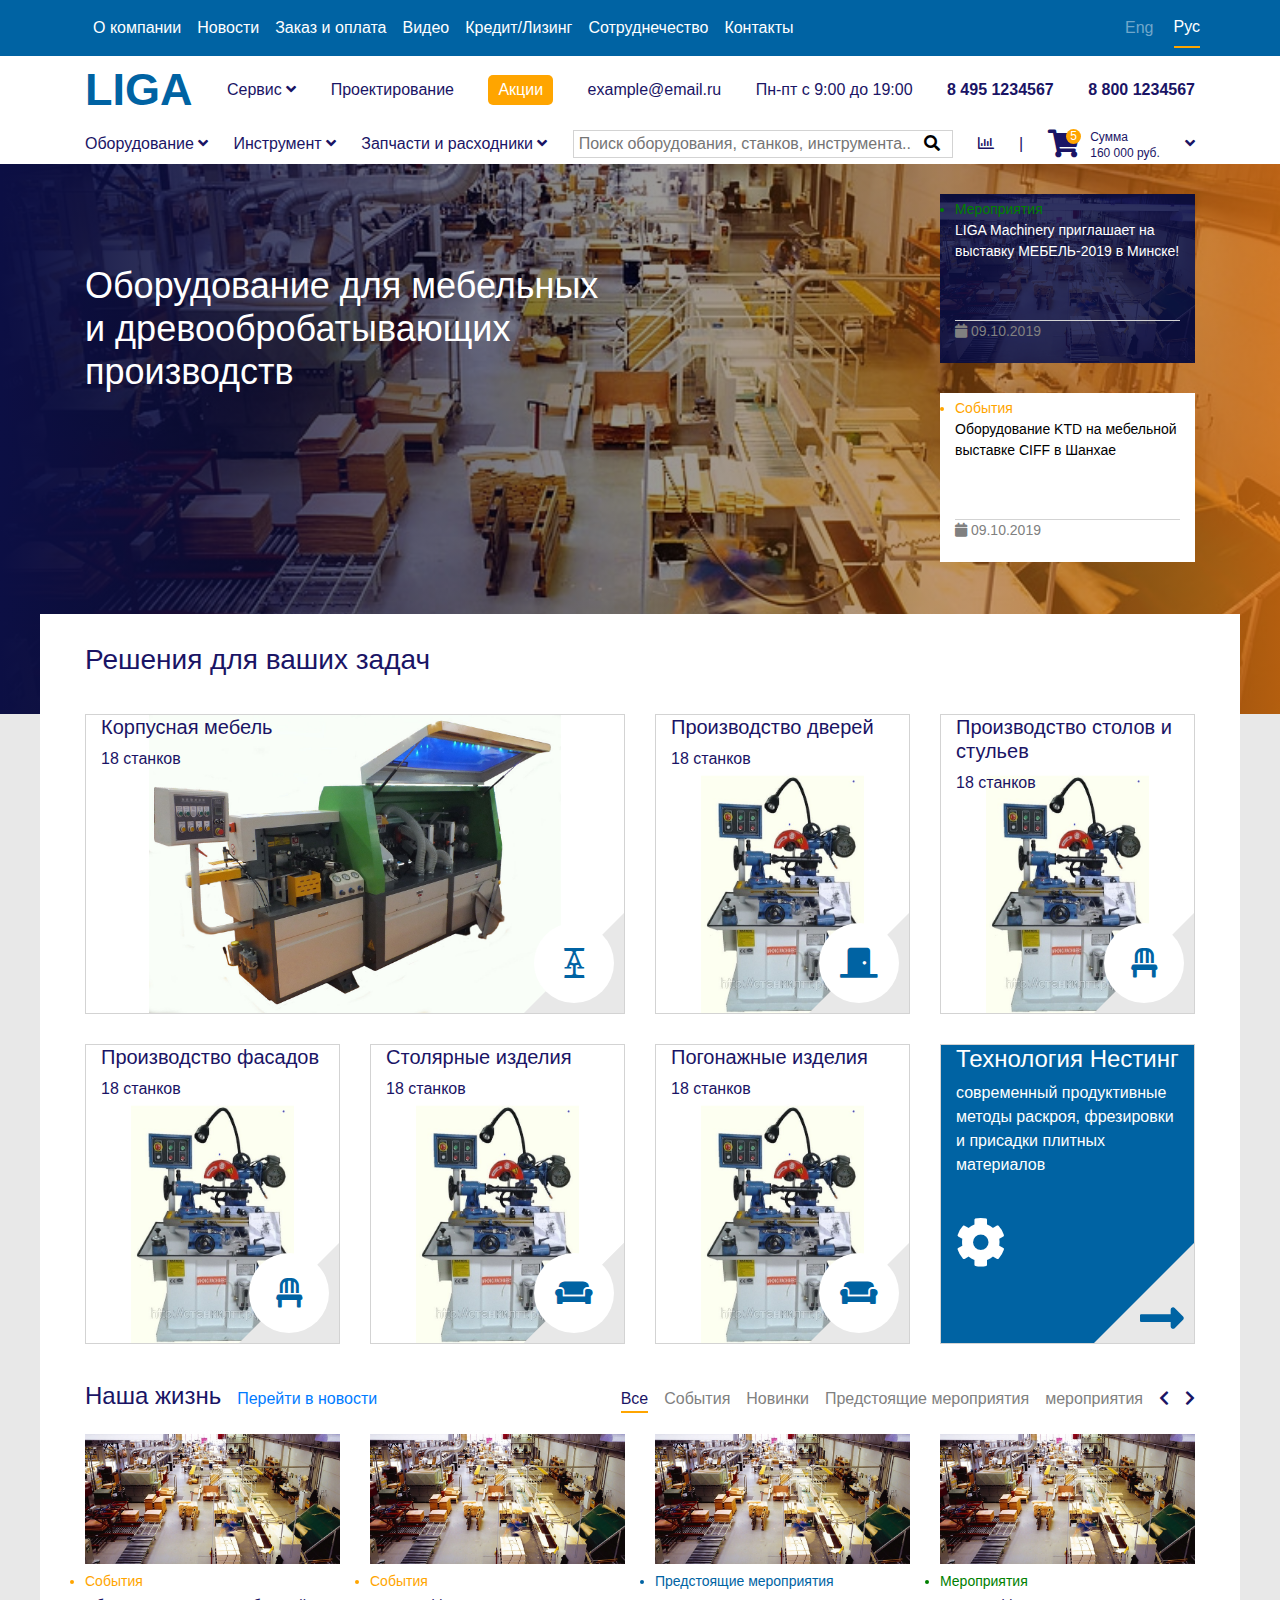
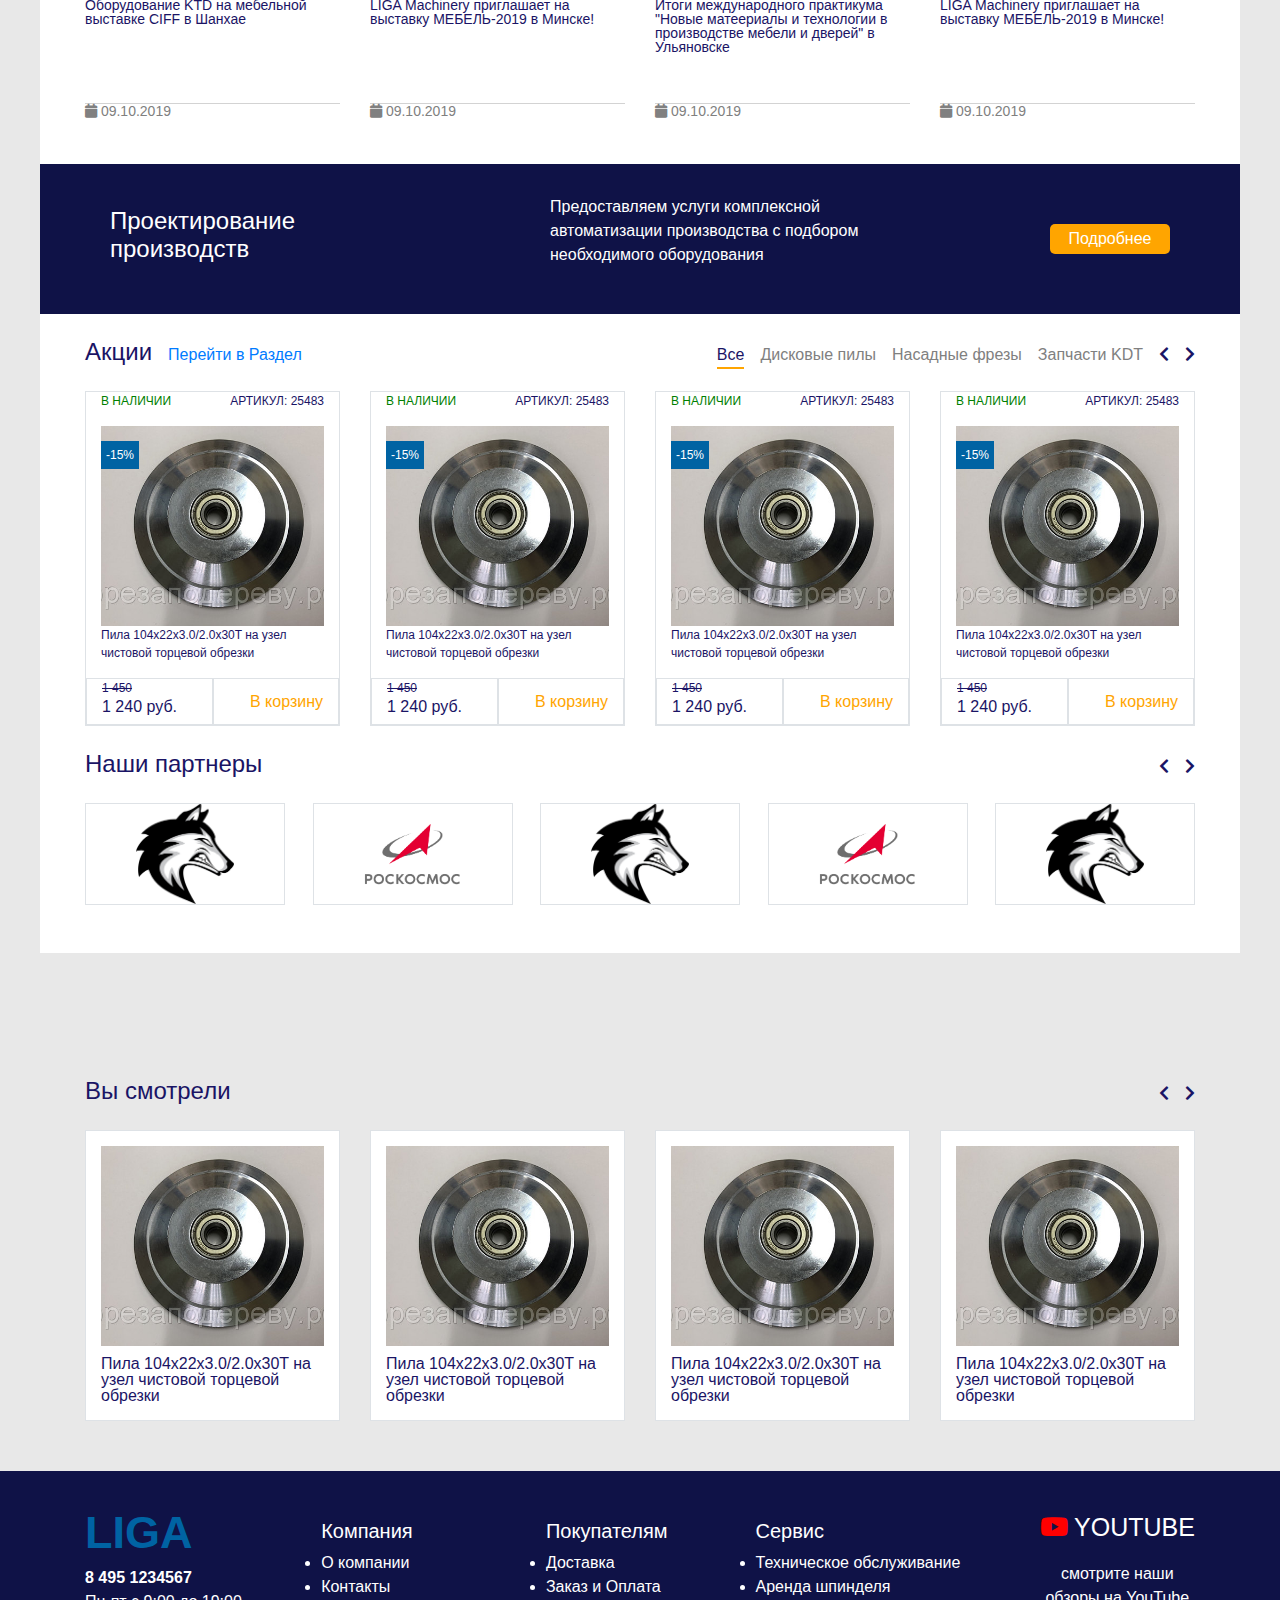
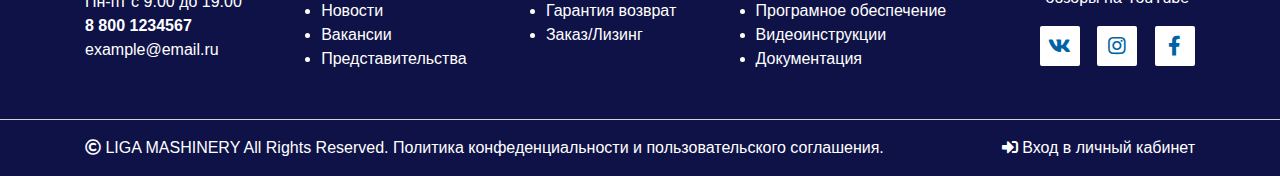
<file: index.html>
<!DOCTYPE html>
<html lang="ru">
<head>
  <meta charset="UTF-8">
  <meta name="viewport" content="width=device-width, initial-scale=1.0, shrink-to-fit=no">
  <title>Liga shop</title>
	<link href="css/datepicker.min.css" rel="stylesheet" type="text/css">
  <script src="js/datepicker.min.js"></script>
  <link rel="stylesheet" href="css/bootstrap.min.css">
  <link rel="stylesheet" href="https://use.fontawesome.com/releases/v5.8.1/css/all.css" crossorigin="anonymous">
  <link rel="stylesheet" type="text/css" href="css/main.css">
   

</head>
<body>
	<header class="" >

		<nav class="navbar navbar-expand-lg " style="background-color: #0063a3;">
		    <div class="container">
		    	<button class="navbar-toggler" type="button" data-toggle="collapse" data-target="#navbarSupport">
		      		<span class="navbar-toggler-icon"></span>
	    		</button>
				<div class="collapse navbar-collapse " id="navbarSupport">
					<ul class="navbar-nav ">
				        <li class="nav-item ">
				          <a class="nav-link" href="">О компании</a>
				        </li>
				        <li class="nav-item">
				          <a class="nav-link" href="">Новости</a>
				        </li>
				        <li class="nav-item">
				          <a class="nav-link" href="">Заказ и оплата</a>
				        </li>
				        <li  class="nav-item">
				          <a class="nav-link" href="">Видео</a>
				        </li>
				        <li  class="nav-item">
				          <a class="nav-link" href="">Кредит/Лизинг</a>
				        </li>
				        <li  class="nav-item">
				          <a class="nav-link" href="">Сотруднечество</a>
				        </li>
				        <li  class="nav-item">
				          <a class="nav-link" href="">Контакты</a>
				        </li>
			      	</ul>
			      </div>

				<div class="offset-md-3 mr-20 row lang_container">
			      <div class="lang " >Eng</div>
			      <div class="lang lang_active">Рус</div>
	  			</div>
	  		</div>
	</nav>

	<div class="container heder_hide liga_row">

		<div class="row">
		<div class="col-12 d-flex  justify-content-between align-items-center">
			<div class="logo pointer">LIGA</div>
			<div class="nav_collapse service_hide pointer">Сервис <i class="fas fa-angle-down"></i>
				
			<div class="service">
				<a href="">Техническое обслуживание</a><br>
				<a href="">Аренда шпинделя</a><br>
				<a href="">Програмное обеспечение</a><br>
				<a href="">Видео-инструкции</a><br>
				<a href="">Документация</a><br><div class="triangle"></div>
			</div>
			</div>
			<div class="nav_collapse pointer">Проектирование</div>
			<div class="orange_btn ">Акции</div>
			<div class="pointer">example@email.ru</div>
			<div class="">Пн-пт с 9:00 до 19:00</div>
			<div class="tel pointer"> 8 495 1234567</div>
			<div class="tel pointer"> 8 800 1234567</div>
		</div>
		</div>
		<div class="row ">
			<div class="col-12 d-flex justify-content-between align-items-center">
				<div class="nav_collapse nav_collapse_1 pointer">Оборудование <i class="fas fa-angle-down"></i><i class="fas fa-angle-up no_display"></i></div>
			<div class="nav_collapse nav_collapse_2 pointer">Инструмент <i class="fas fa-angle-down"></i> <i class="fas fa-angle-up no_display"></i></div>
			<div class="nav_collapse nav_collapse_3 pointer">Запчасти и расходники <i class="fas fa-angle-down"></i><i class="fas fa-angle-up no_display"></i>
			</div>
			<form class="serch">
				<input type="text" name="serch" placeholder="Поиск оборудования, станков, инструмента...">
				<button><i class="fas fa-search"></i></button>
			</form>
			<div class="pointer"><i class="far fa-chart-bar"></i></div>
			<div>|</div>
			<div class="d-flex shoping_busket align-items-center"><i class="fas fa-shopping-cart"></i><div class="shop_count d-flex justify-content-center align-items-center">5</div>
				<div class="sum_rub" ><span class="sum">Сумма</span><br>
				<span class="rub">160 000 руб.</span></div>
				
			</div>
			<div><i class="fas fa-angle-down"></i></div>
		</div>
	</div>

</div>
<div class="container">
		<div class="row fixed_menu no_display liga_row">
			<div class="col-12 d-flex justify-content-between align-items-center">
				<i class="fas fa-bars"></i>
				<div class="nav_collapse nav_collapse_1 pointer">Оборудование <i class="fas fa-angle-down"></i><i class="fas fa-angle-up no_display"></i></div>
			<div class="nav_collapse nav_collapse_2 pointer">Инструмент <i class="fas fa-angle-down"></i> <i class="fas fa-angle-up no_display"></i></div>
			<div class="nav_collapse nav_collapse_3 pointer">Запчасти и расходники <i class="fas fa-angle-down"></i><i class="fas fa-angle-up no_display"></i>
			</div>
			<div class="tel pointer"> 8 800 1234567</div>
			<form class="serch">
				<input type="text" name="serch" placeholder="Поиск">
				<button><i class="fas fa-search"></i></button>
			</form>
			<div class="pointer"><i class="far fa-chart-bar"></i></div>
			<div>|</div>
			<div class="d-flex shoping_busket align-items-center"><i class="fas fa-shopping-cart"></i><div class="shop_count d-flex justify-content-center align-items-center">5</div>
				<div class="sum_rub" ><span class="sum">Сумма</span><br>
				<span class="rub">160 000 руб.</span></div>
				
			</div>
			<div><i class="fas fa-angle-down"></i></div>
		</div>
	</div>
	</div>
<div class="nav_down no_display nav_down_1">
		<div class="container">
		<div class="row">
		
			<div class="col-3">
				<p>Раскрой и пиление</p>
				<menu>
				<a href=""><li>Форматнораскроечные станки</li></a>
				<a href=""><li>Раскроечные центры с чпу</li></a>
				<a href=""><li>Ленточно-пильные станки</li></a>
				<a href=""><li>Панельные пилы</li></a>
				<a href=""><li>Делительные станки</li></a>
				<a href=""><li>форматнораскроечные  станки</li></a>
				</menu>
				<br>
				<p>Токарная обработка</p>

				<p>Шлифование и полировка</p>
				<menu>
				<a href=""><li>Форматнораскроечные станки</li></a>
				<a href=""><li>Раскроечные центры с чпу</li></a>
				<a href=""><li>Ленточно-пильные станки</li></a>
				<a href=""><li>Панельные пилы</li></a>
				<a href=""><li>Делительные станки</li></a>
				<a href=""><li>
				форматнораскроечные  станки</li></a>
				<a href=""><li>Раскроечные центры с чпу</li></a>
				<a href=""><li>Ленточно-пильные станки</li></a>
				<a href=""><li>Панельные пилы</li></a>
				<a href=""><li>Делительные станки</li></a>
			</menu>
				
				<br>
				<p>Лазерная обработка</p>
				<menu>
				<a href=""><li>Форматнораскроечные станки</li></a>
				<a href=""><li>Раскроечные центры с чпу</li></a>
			</menu>
				<br>
			</div>

			<div class="col-3">
				<p>Кромление (облицовка кромкой)</p>
				<menu>
				<a href=""><li>Криволинейные станки</li></a>
				<a href=""><li>Автоматические кромкооблицовачные станки</li></a>
				<a href=""><li>Кромкооблицовачные линии</li></a>
			</menu>
				<br>
				<p>Пресование</p>
				<menu>
				<a href=""><li>Горячие и холодные пресса</li></a>
				<a href=""><li>Мембранновакуумные пресса</li></a>
				<a href=""><li>Пресса для гнутья</li></a>
				<a href=""><li>Сборочные ваймы</li></a>
			</menu>
				<br>

				<p>Покраска</p>
				<menu>
				<a href=""><li>Форматнораскроечные станки</li></a>
				<a href=""><li>Раскроечные центры с чпу</li></a>
				<a href=""><li>Ленточно-пильные станки</li></a>
				<a href=""><li>Панельные пилы</li></a>
				</menu>
				
				<br>
				<p>Пылеудвление (аспирация)</p>
				<menu>
				<a href=""><li>Форматнораскроечные станки</li></a>
				<a href=""><li>Раскроечные центры с чпу</li></a>
			</menu>
				<br>
			</div>

			<div class="col-3">
				<p>Присадка (сверление)</p>
				<menu>
				<a href=""><li>Форматнораскроечные станки</li></a>
				<a href=""><li>Раскроечные центры с чпу</li></a>
				<a href=""><li>Ленточно-пильные станки</li></a>
				<a href=""><li>Панельные пилы</li></a>
				<a href=""><li>Делительные станки</li></a>
				<a href=""><li>форматнораскроечные  станки</li></a>
			</menu>
				<br>
				<p>Токарная обработка</p>

				<p>Шлифование и полировка</p>
				<menu>
				<a href=""><li>Форматнораскроечные станки</li></a>
				<a href=""><li>Раскроечные центры с чпу</li></a>
				<a href=""><li>Ленточно-пильные станки</li></a>
				<a href=""><li>Панельные пилы</li></a>
				<a href=""><li>Делительные станки</li></a>
				<a href=""><li>
				форматнораскроечные  станки</li></a>
				<a href=""><li>Раскроечные центры с чпу</li></a>
				<a href=""><li>Ленточно-пильные станки</li></a>
				<a href=""><li>Панельные пилы</li></a>
				<a href=""><li>Делительные станки</li></a>
			</menu>
				
				<br>
				<p>Лазерная обработка</p>
				<a href=""><li>Форматнораскроечные станки</li></a>
				<a href=""><li>Раскроечные центры с чпу</li></a>
				<br>
			</div>

			<div class="col-3">
				<p>Раскрой и пиление</p>
				<menu>
				<a href=""><li>Форматнораскроечные станки</li></a>
				<a href=""><li>Раскроечные центры с чпу</li></a>
				<a href=""><li>Ленточно-пильные станки</li></a>
				<a href=""><li>Панельные пилы</li></a>
				<a href=""><li>Делительные станки</li></a>
				<a href=""><li>форматнораскроечные  станки</li></a>
			</menu>
				<br>
				<p>Токарная обработка</p>

				<p>Шлифование и полировка</p>
				<menu>
				<a href=""><li>Форматнораскроечные станки</li></a>
				<a href=""><li>Раскроечные центры с чпу</li></a>
				<a href=""><li>Ленточно-пильные станки</li></a>
				<a href=""><li>Панельные пилы</li></a>
				<a href=""><li>Делительные станки</li></a>
				<a href=""><li>
				форматнораскроечные  станки</li></a>
				<a href=""><li>Раскроечные центры с чпу</li></a>
				<a href=""><li>Ленточно-пильные станки</li></a>
				<a href=""><li>Панельные пилы</li></a>
				<a href=""><li>Делительные станки</li></a>
				</menu>
				<br>
				<p>Лазерная обработка</p>
				<menu>
				<a href=""><li>Форматнораскроечные станки</li></a>
				<a href=""><li>Раскроечные центры с чпу</li></a>
			</menu>
				<br>
			</div>
		
		</div>
	</div>
</div>
<div class="nav_down no_display nav_down_2">
		<div class="container">
		<div class="row">
		
			<div class="col-3">
				<p>Раскрой и пиление</p>
				<menu>
				<a href=""><li>Форматнораскроечные станки</li></a>
				<a href=""><li>Раскроечные центры с чпу</li></a>
				<a href=""><li>Ленточно-пильные станки</li></a>
				<a href=""><li>Панельные пилы</li></a>
				<a href=""><li>Делительные станки</li></a>
				<a href=""><li>форматнораскроечные  станки</li></a>
			</menu>
				<br>
				<p>Токарная обработка</p>

				<p>Шлифование и полировка</p>
				<menu>
				<a href=""><li>Форматнораскроечные станки</li></a>
				<a href=""><li>Раскроечные центры с чпу</li></a>
				<a href=""><li>Ленточно-пильные станки</li></a>
				<a href=""><li>Панельные пилы</li></a>
				<a href=""><li>Делительные станки</li></a>
				<a href=""><li>
				форматнораскроечные  станки</li></a>
				<a href=""><li>Раскроечные центры с чпу</li></a>
				<a href=""><li>Ленточно-пильные станки</li></a>
				<a href=""><li>Панельные пилы</li></a>
				<a href=""><li>Делительные станки</li></a>
				</menu>
		
			</div>

			<div class="col-3">
				<p>Раскрой и пиление</p>
				<menu>
				<a href=""><li>Форматнораскроечные станки</li></a>
				<a href=""><li>Раскроечные центры с чпу</li></a>
				<a href=""><li>Ленточно-пильные станки</li></a>
				<a href=""><li>Панельные пилы</li></a>
				<a href=""><li>Делительные станки</li></a>
				<a href=""><li>форматнораскроечные  станки</li></a>
			</menu>
				<br>
				<p>Токарная обработка</p>

				<p>Шлифование и полировка</p>
				<menu>
				<a href=""><li>Форматнораскроечные станки</li></a>
				<a href=""><li>Раскроечные центры с чпу</li></a>
				<a href=""><li>Ленточно-пильные станки</li></a>
				<a href=""><li>Панельные пилы</li></a>
				<a href=""><li>Делительные станки</li></a>
				<a href=""><li>
				форматнораскроечные  станки</li></a>
				<a href=""><li>Раскроечные центры с чпу</li></a>
			</menu>
			</div>

			<div class="col-3">
				<p>Раскрой и пиление</p>
				<menu>
				<a href=""><li>Форматнораскроечные станки</li></a>
				<a href=""><li>Раскроечные центры с чпу</li></a>
				<a href=""><li>Ленточно-пильные станки</li></a>
				<a href=""><li>Панельные пилы</li></a>
				<a href=""><li>Делительные станки</li></a>
				<a href=""><li>форматнораскроечные  станки</li></a>
			</menu>
				<br>
				<p>Токарная обработка</p>

				<p>Шлифование и полировка</p>
				<menu>
				<a href=""><li>Форматнораскроечные станки</li></a>
				<a href=""><li>Раскроечные центры с чпу</li></a>
				<a href=""><li>Ленточно-пильные станки</li></a>
				</menu>
			</div>

			<div class="col-3">
				<p>Раскрой и пиление</p>
				<menu>
				<a href=""><li>Форматнораскроечные станки</li></a>
				<a href=""><li>Раскроечные центры с чпу</li></a>
				<a href=""><li>Ленточно-пильные станки</li></a>
				<a href=""><li>Панельные пилы</li></a>
				<a href=""><li>Делительные станки</li></a>
			</menu>
				
			</div>
		
	</div>
</div>
</div>
<div class="nav_down no_display nav_down_3">
		<div class="container">
		<div class="row">
		
			<div class="col-3">
				<p>Лазерная обработка</p>
				<menu>
				<a href=""><li>Панельные пилы</li></a>
				<a href=""><li>Делительные станки</li></a>
				<a href=""><li>
				форматнораскроечные  станки</li></a>
				<a href=""><li>Раскроечные центры с чпу</li></a>
				<a href=""><li>Ленточно-пильные станки</li></a>
				<a href=""><li>Панельные пилы</li></a>
				<a href=""><li>Делительные станки</li></a>
				</menu>
				<br>
				<p>Лазерная обработка</p>
				<menu>
				<a href=""><li>Форматнораскроечные станки</li></a>
				<a href=""><li>Раскроечные центры с чпу</li></a>
			</menu>
				<br>
			</div>

			<div class="col-3">
				<p>Раскрой и пиление</p>
				<menu>
				<a href=""><li>Форматнораскроечные станки</li></a>
				<a href=""><li>Раскроечные центры с чпу</li></a>
				<a href=""><li>Ленточно-пильные станки</li></a>
				<a href=""><li>Панельные пилы</li></a>
				<a href=""><li>Делительные станки</li></a>
				<a href=""><li>форматнораскроечные  станки</li></a>
			</menu>
				<br>
				<p>Токарная обработка</p>

				
			</div>

			<div class="col-3">
				<p>Раскрой и пиление</p>
				
				<br>
				<p>Токарная обработка</p>

				<p>Шлифование и полировка</p>
				
				<br>
				<p>Лазерная обработка</p>
				
				<br>
			</div>

			<div class="col-3">
				<p>Раскрой и пиление</p>
				
				
				<br>
				<p>Лазерная обработка</p>
				<menu>
				<a href=""><li>Форматнораскроечные станки</li></a>
				<a href=""><li>Раскроечные центры с чпу</li></a>
				<menu>
				<br>
			</div>
		
	</div>
</div>
</div>
</header>

<section class=" main_img">
	<div class="mask">

		<div class="container">
			<div class="row">
				<div class="col-6 "><h1>Оборудование для мебельных и древообробатывающих производств</h1></div>
				<div class="col-3 offset-md-3">
					<div class="last_news event">
						<div class="last_news_mask">
							<li>Мероприятия</li>
						
						<p>LIGA Machinery приглашает на выставку МЕБЕЛЬ-2019 в Минске!</p>
						<br>
						<br>
						<p class="bordered"><i class="fas fa-calendar"></i> 09.10.2019</p>
						</div>
					</div>
					<div class="last_news ">
						<div class="last_news_mask event2">
							<li>События</li>
						
						<p>Оборудование KTD на мебельной выставке СIFF в Шанхае</p>
						<br>
						<br>
						<p class="bordered"><i class="fas fa-calendar"></i> 09.10.2019</p>
						</div>
					</div>
				</div>
			</div>
		</div>
	</div>
</section>
<section class="main_content">
	<div class="main_content_container white_background">
	<div class="container ">
		<div class="row main_header align-items-center">
			<div class="col-12">
				<h3>Решения для ваших задач</h3>
			</div>
		</div>
		<div class="row ">
			<div class="col-6">
			<div class="col-12 frame corpus">
				<h5>Корпусная мебель</h5>
				<p> 18 станков</p>
				<div class="triangle-bottomright">
					<div class="icon_circle"><i class="fab fa-acquisitions-incorporated"></i></div>
				</div>
			</div>
			</div>
			<div class="col-3">
			<div class="col-12 frame active dors">
				<h5>Производство дверей</h5>
				<p> 18 станков</p>
				<div class="triangle-bottomright">
					<div class="icon_circle"> <i class="fas fa-door-closed"></i></div>
				</div>
				</div>
			</div>
			<div class="col-3">
			<div class="col-12 frame dors">
				<h5>Производство столов и стульев</h5>
				<p> 18 станков</p><div class="triangle-bottomright">
					<div class="icon_circle"><i class="fas fa-chair"></i></div>
				</div></div>
			</div>

		</div>
		<div class="row">
			<div class="col-3">
			<div class="col-12 frame dors">
				<h5>Производство фасадов</h5>
				<p> 18 станков</p>
				<div class="triangle-bottomright">
					<div class="icon_circle"><i class="fas fa-chair"></i></div>
				</div>
				</div>
			</div><div class="col-3">
			<div class="col-12 frame dors">
				<h5>Столярные изделия</h5>
				<p> 18 станков</p>
				<div class="triangle-bottomright"></div>
				<div class="triangle-bottomright">
					<div class="icon_circle"><i class="fas fa-couch"></i></div>
				</div></div>
			</div><div class="col-3">
			<div class="col-12 frame dors">
				<h5>Погонажные изделия</h5>
				<p> 18 станков</p>
				<div class="triangle-bottomright">
					<div class="icon_circle"><i class="fas fa-couch"></i></div>
				</div>
				</div>
			</div><div class="col-3">
			<div class="col-12 frame nesting">
				<h4>Технология Нестинг</h4>
				<p> современный продуктивные методы раскроя, фрезировки и присадки плитных материалов </p>
				<br>
				<i class="fas fa-cog"></i>
				<div class="triangle-bottomright">
					<i class="fas fa-long-arrow-alt-right"></i>

				</div>
				</div>
			</div>
		</div>
		<div class="row mb-3 mt-2">
			<div class="col-12 d-flex justify-content-between align-items-baseline">

			<div class="d-flex align-items-baseline">
				<h4 class="mr-3">Наша жизнь </h4>
				<a href=""> Перейти в новости</a>
			</div>
			<div class="d-flex pagination align-items-baseline">
				<a href="" class="mr-3 active">Все</a>
				<a href="" class="mr-3">События</a>
				<a href="" class="mr-3">Новинки</a>
				<a href="" class="mr-3">Предстоящие мероприятия</a>
				<a href="" class="mr-3"> мероприятия</a>
				<i class="fas fa-chevron-left mr-3"></i>
				<i class="fas fa-chevron-right"></i>
			</div>
		</div>
		</div>
		<div class="row">
			<div class="col-3 d-flex flex-column news_event justify-content-between">
				<div>
				<div class="news_img img1"></div>
				<li class="orange event_name">События</li>
				<p>Оборудование KTD на мебельной выставке СIFF в Шанхае</p>
				</div>

				<p class="bordered align-bottom"><i class="fas fa-calendar"></i> 09.10.2019</p>
			</div>
			<div class="col-3 d-flex flex-column news_event justify-content-between">
				<div>
				<div class="news_img img1"></div>
				<li class="orange event_name">События</li>
				<p>LIGA Machinery приглашает на выставку МЕБЕЛЬ-2019 в Минске!</p>
				</div>

				<p class="bordered align-bottom"><i class="fas fa-calendar"></i> 09.10.2019</p>
			</div>
			<div class="col-3 d-flex flex-column news_event justify-content-between">
				<div>
				<div class="news_img img1"></div>
				<li class="blue_text event_name">Предстоящие мероприятия</li>
				<p>Итоги международного практикума "Новые матеериалы и технологии в производстве мебели и дверей" в Ульяновске</p>
				</div>

				<p class="bordered align-bottom"><i class="fas fa-calendar"></i> 09.10.2019</p>
			</div>
			<div class="col-3 d-flex flex-column news_event justify-content-between">
				<div>
				<div class="news_img img1"></div>
				<li class="green event_name">Мероприятия</li>
				<p>LIGA Machinery приглашает на выставку МЕБЕЛЬ-2019 в Минске!</p>
				</div>

				<p class="bordered align-bottom"><i class="fas fa-calendar"></i> 09.10.2019</p>
			</div>
			
	</div>
</div>
<div class="projection d-flex justify-content-around align-items-center">
	<h4>Проектирование<br>
	производств</h4>
	<p>Предоставляем услуги комплексной автоматизации производства с подбором необходимого оборудования</p>
	<button class="orange_btn 3">Подробнее</button>
</div>
<div class="container">
			<div class="row mb-3 mt-4">
			<div class="col-12 d-flex justify-content-between align-items-baseline">

			<div class="d-flex align-items-baseline">
				<h4 class="mr-3">Акции </h4>
				<a href=""> Перейти в Раздел</a>
			</div>
			<div class="d-flex pagination align-items-baseline">
				<a href="" class="mr-3 active">Все</a>
				<a href="" class="mr-3">Дисковые пилы</a>
				<a href="" class="mr-3">Насадные фрезы</a>
				<a href="" class="mr-3">Запчасти KDT</a>
				<i class="fas fa-chevron-left mr-3"></i>
				<i class="fas fa-chevron-right"></i>
			</div>
		</div>
		</div>
		<div class="row sale">
			<div class="col-3">
				<div class="col-12 border">
					<div class="row">
						<div class="col-6"> <p class="green">В НАЛИЧИИ</p></div><div class="col-6 d-flex justify-content-end">АРТИКУЛ: 25483</div>
					</div>
					<div class="col-12 sale_img">
						<div class="sale_percent blue">-15%</div>
					</div>
						<p>
							Пила 104x22x3.0/2.0x30T на узел чистовой торцевой обрезки
						</p>
					<div class="row">
						<div class="col-6 border"><p class="m-0 old_price">1 450</p> <h6>1 240 руб.</h6></div>
						<div class="col-6 d-flex border justify-content-end align-items-center orange pointer"><h6 class="m-0">
						В корзину</h6></div>
					</div>
				</div>
			</div>
			<div class="col-3">
				<div class="col-12 border">
					<div class="row">
						<div class="col-6"> <p class="green">В НАЛИЧИИ</p></div><div class="col-6 d-flex justify-content-end">АРТИКУЛ: 25483</div>
					</div>
					<div class="col-12 sale_img">
						<div class="sale_percent blue">-15%</div>
					</div>
						<p>
							Пила 104x22x3.0/2.0x30T на узел чистовой торцевой обрезки
						</p>
					<div class="row">
						<div class="col-6 border"><p class="m-0 old_price">1 450</p> <h6>1 240 руб.</h6></div>
						<div class="col-6 d-flex border justify-content-end align-items-center orange pointer"><h6 class="m-0">
						В корзину</h6></div>
					</div>
				</div>
			</div>
			<div class="col-3">
				<div class="col-12 border">
					<div class="row">
						<div class="col-6"> <p class="green">В НАЛИЧИИ</p></div><div class="col-6 d-flex justify-content-end">АРТИКУЛ: 25483</div>
					</div>
					<div class="col-12 sale_img">
						<div class="sale_percent blue">-15%</div>
					</div>
						<p>
							Пила 104x22x3.0/2.0x30T на узел чистовой торцевой обрезки
						</p>
					<div class="row">
						<div class="col-6 border"><p class="m-0 old_price">1 450</p> <h6>1 240 руб.</h6></div>
						<div class="col-6 d-flex border justify-content-end align-items-center orange pointer"><h6 class="m-0">
						В корзину</h6></div>
					</div>
				</div>
			</div>
			<div class="col-3">
				<div class="col-12 border">
					<div class="row">
						<div class="col-6"> <p class="green">В НАЛИЧИИ</p></div><div class="col-6 d-flex justify-content-end">АРТИКУЛ: 25483</div>
					</div>
					<div class="col-12 sale_img">
						<div class="sale_percent blue">-15%</div>
					</div>
						<p>
							Пила 104x22x3.0/2.0x30T на узел чистовой торцевой обрезки
						</p>
					<div class="row">
						<div class="col-6 border"><p class="m-0 old_price">1 450</p> <h6>1 240 руб.</h6></div>
						<div class="col-6 d-flex border justify-content-end align-items-center orange pointer"><h6 class="m-0">
						В корзину</h6></div>
					</div>
				</div>
			</div>
</div>
<div class="row mb-3 mt-4">
			<div class="col-12 d-flex justify-content-between align-items-baseline">

			<div class="d-flex align-items-baseline">
				<h4 class="mr-3">Наши партнеры</h4>
			</div>
			<div class="d-flex pagination align-items-baseline">
				
				<i class="fas fa-chevron-left mr-3"></i>
				<i class="fas fa-chevron-right"></i>
			</div>
		</div>
		</div>
		<div class="row mb-5">
			<div class="col-12 d-flex justify-content-between">
				<div class="border partner"><img src="img/wolf.png"></div>
				<div class="border partner"><img src="img/roscosmos.png"></div>
				<div class="border partner"><img src="img/wolf.png"></div>
				<div class="border partner"><img src="img/roscosmos.png"></div>
				<div class="border partner"><img src="img/wolf.png"></div>
			</div>
			
		</div>
	</div>
</div>
<div class="container seen">
	<div class="row mb-3 mt-4">
		<div class="col-12 d-flex justify-content-between align-items-baseline">

				<div class="d-flex align-items-baseline">
					<h4 class="mr-3">Вы смотрели </h4>
				</div>
			<div class="d-flex pagination align-items-baseline">
				<i class="fas fa-chevron-left mr-3"></i>
				<i class="fas fa-chevron-right"></i>
			</div>
		</div>
		</div>
		<div class="row">
			<div class="col-3 ">
				<div class="col-12 border seen_item">
					<div class="col-12 sale_img">
					</div>
						<p >
							Пила 104x22x3.0/2.0x30T на узел чистовой торцевой обрезки
						</p>					
				</div>
			</div>
			<div class="col-3 ">
				<div class="col-12 border seen_item">
					<div class="col-12 sale_img">
					</div>
						<p >
							Пила 104x22x3.0/2.0x30T на узел чистовой торцевой обрезки
						</p>					
				</div>
			</div>
			<div class="col-3 ">
				<div class="col-12 border seen_item">
					<div class="col-12 sale_img">
					</div>
						<p >
							Пила 104x22x3.0/2.0x30T на узел чистовой торцевой обрезки
						</p>					
				</div>
			</div>
			<div class="col-3 ">
				<div class="col-12 border seen_item">
					<div class="col-12 sale_img">
					</div>
						<p >
							Пила 104x22x3.0/2.0x30T на узел чистовой торцевой обрезки
						</p>					
				</div>
			</div>
		</div>
	</div>
</section>
<footer>
	<div class="container pt-5 pb-5">
		<div class="row ">
			<div class="col-12 d-flex justify-content-between align-items-start">
			<div class="footer_item">
				<div class="logo pointer">LIGA</div>
				<div class="tel pointer"> 8 495 1234567</div>
				<div class="">Пн-пт с 9:00 до 19:00</div>
				<div class="tel pointer"> 8 800 1234567</div>
				<div class="pointer">example@email.ru</div>

			</div>
			<div class="footer_item">
				<h5>Компания</h5>
				
					<li><a href="">О компании</a></li>
					<li><a href="">Контакты</a></li>
					<li><a href="">Новости</a></li>
					<li><a href="">Вакансии</a></li>
					<li><a href="">Представительства</a></li>
				</div>
				<div class="footer_item">
				<h5>Покупателям</h5>
				
					<li><a href="">Доставка</a></li>
					<li><a href="">Заказ и Оплата</a></li>
					<li><a href="">Гарантия  возврат</a></li>
					<li><a href="">Заказ/Лизинг</a></li>
					
				</div>
				<div class="footer_item">
				<h5>Сервис</h5>
				
					<li><a href="">Техническое обслуживание</a></li>
					<li><a href="">Аренда шпинделя</a></li>
					<li><a href="">Програмное обеспечение </a></li>
					<li><a href="">Видеоинструкции</a></li>
					<li><a href="">Документация</a></li>
				</div>
				<div class="footer_item d-flex flex-column">
					<p class="youtube pointer">
					<i class="fab fa-youtube"></i>
					<span>YOUTUBE</span>
					</p>
					<p >смотрите наши<br> обзоры на YouTube</p>
					<div class="footer_icons d-flex justify-content-between">
						<div class="footer_icon"><i class="fab fa-vk"></i></div>
					<div class="footer_icon"><i class="fab fa-instagram"></i></div>
				<div class="footer_icon"><i class="fab fa-facebook-f"></i></div>
			</div>
				</div>
			</div>
		</div>
	</div>
	<div class="coptrite pt-3">
	<div class="container ">
		<div class="row">
	<div class="col-12  d-flex justify-content-between">
		<p><i class="far fa-copyright"></i> LIGA MASHINERY All Rights Reserved. Политика конфеденциальности и пользовательского соглашения.</p>

		<p class="enter"> <i class="fas fa-sign-in-alt"></i> Вход в личный кабинет</p>
	</div>
</div>
</div>
</div>
</footer>
	<script src="https://ajax.googleapis.com/ajax/libs/jquery/3.3.1/jquery.min.js"></script>
  <script src="https://maxcdn.bootstrapcdn.com/bootstrap/4.1.0/js/bootstrap.min.js"></script>
  <script src="js/main.js"></script>
</body>
</file>
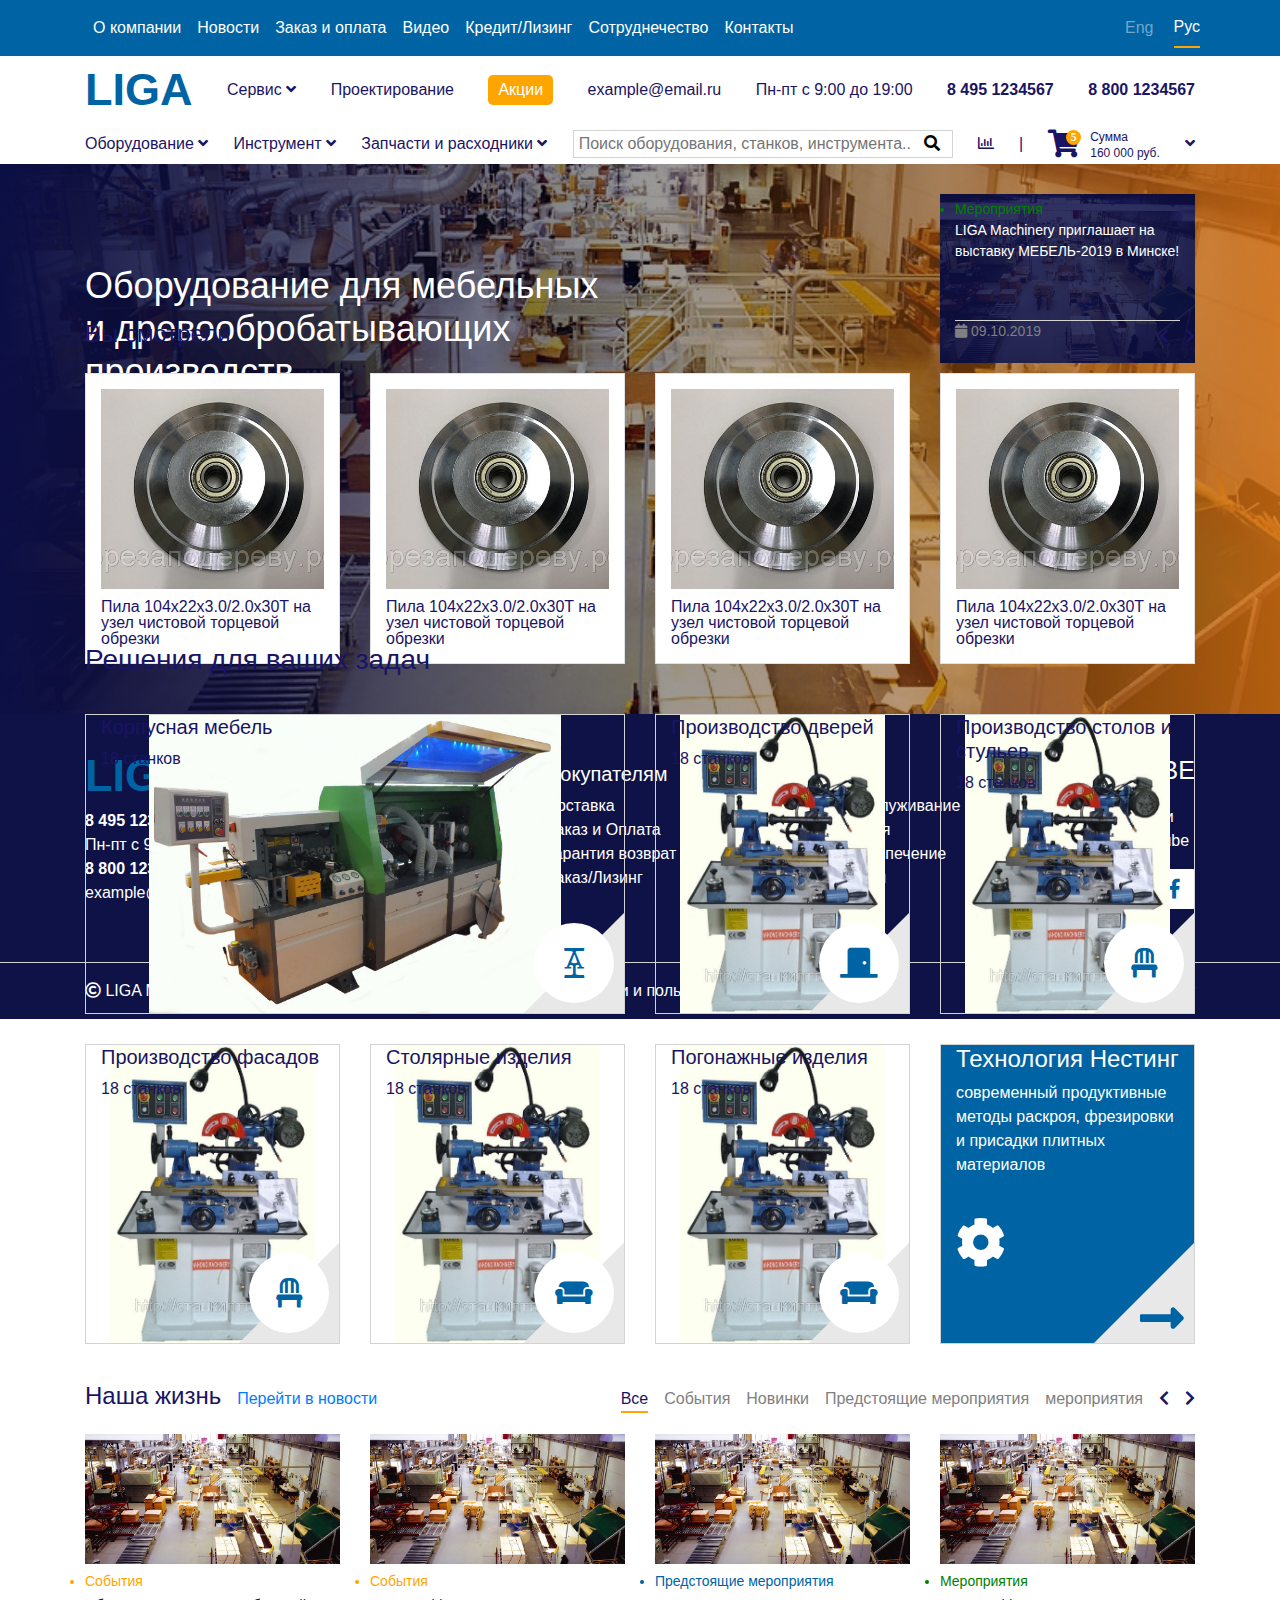
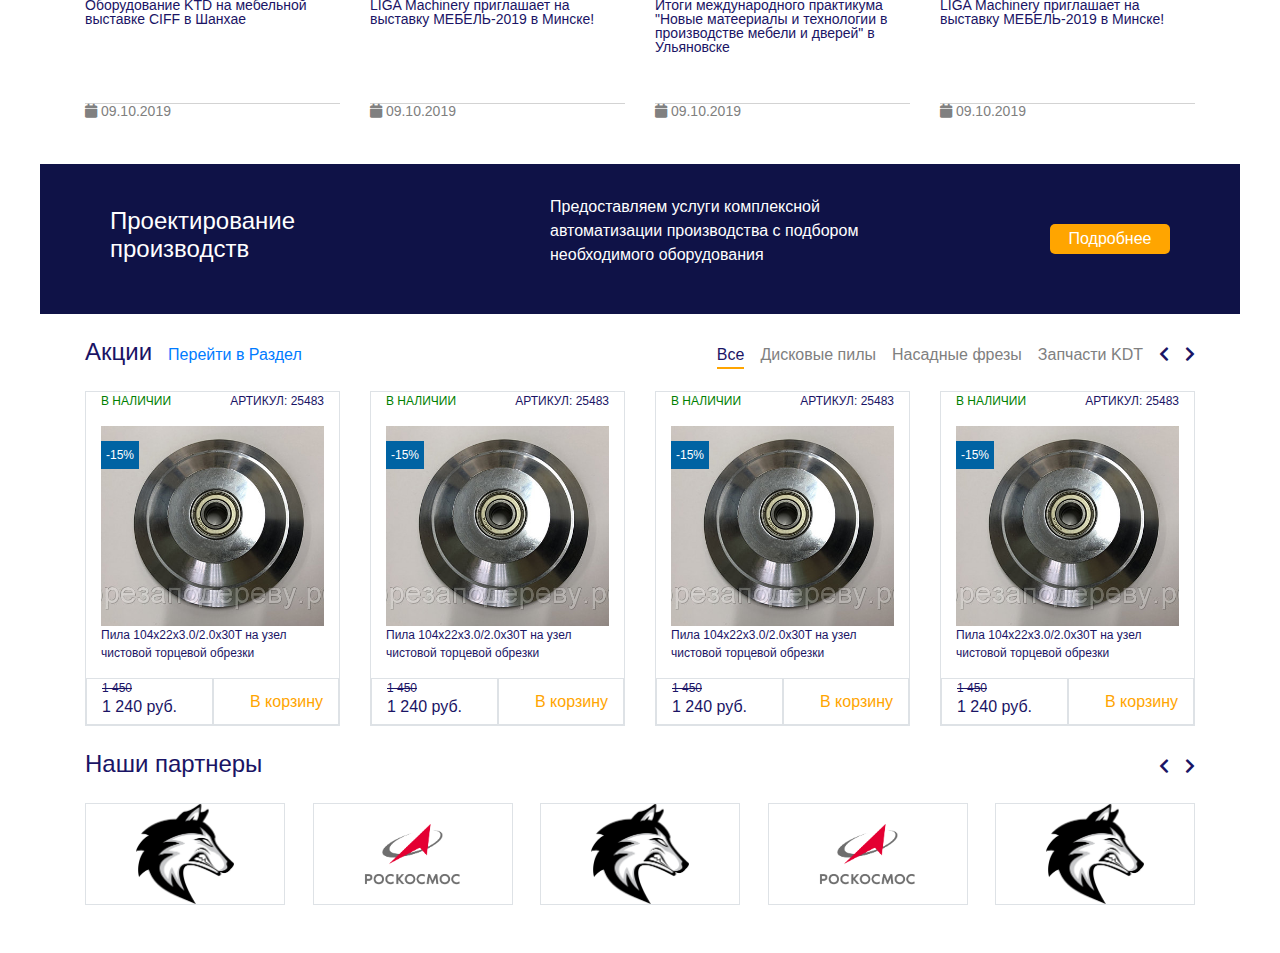
<file: html/index.html>
<!DOCTYPE html>
<html lang="ru">
<head>
  <meta charset="UTF-8">
  <meta name="viewport" content="width=device-width, initial-scale=1.0, shrink-to-fit=no">
  <title>fix66</title>

  <link rel="stylesheet" href="css/bootstrap.min.css">
  <link rel="stylesheet" href="https://use.fontawesome.com/releases/v5.8.1/css/all.css" crossorigin="anonymous">
  <link rel="stylesheet" type="text/css" href="css/main.css">
   

</head>
<body>
	<header class="" >

		<nav class="navbar navbar-expand-lg " style="background-color: #0063a3;">
		    <div class="container">
		    	<button class="navbar-toggler" type="button" data-toggle="collapse" data-target="#navbarSupport">
		      		<span class="navbar-toggler-icon"></span>
	    		</button>
				<div class="collapse navbar-collapse " id="navbarSupport">
					<ul class="navbar-nav ">
				        <li class="nav-item ">
				          <a class="nav-link" href="">О компании</a>
				        </li>
				        <li class="nav-item">
				          <a class="nav-link" href="">Новости</a>
				        </li>
				        <li class="nav-item">
				          <a class="nav-link" href="">Заказ и оплата</a>
				        </li>
				        <li  class="nav-item">
				          <a class="nav-link" href="">Видео</a>
				        </li>
				        <li  class="nav-item">
				          <a class="nav-link" href="">Кредит/Лизинг</a>
				        </li>
				        <li  class="nav-item">
				          <a class="nav-link" href="">Сотруднечество</a>
				        </li>
				        <li  class="nav-item">
				          <a class="nav-link" href="">Контакты</a>
				        </li>
			      	</ul>
			      </div>

				<div class="offset-md-3 mr-20 row lang_container">
			      <div class="lang " >Eng</div>
			      <div class="lang lang_active">Рус</div>
	  			</div>
	  		</div>
	</nav>

	<div class="container heder_hide liga_row">

		<div class="row">
		<div class="col-12 d-flex  justify-content-between align-items-center">
			<div class="logo pointer">LIGA</div>
			<div class="nav_collapse pointer">Сервис <i class="fas fa-angle-down"></i></div>
			<div class="nav_collapse pointer">Проектирование</div>
			<div class="orange_btn ">Акции</div>
			<div class="pointer">example@email.ru</div>
			<div class="">Пн-пт с 9:00 до 19:00</div>
			<div class="tel pointer"> 8 495 1234567</div>
			<div class="tel pointer"> 8 800 1234567</div>
		</div>
		</div>
		<div class="row ">
			<div class="col-12 d-flex justify-content-between align-items-center">
				<div class="nav_collapse nav_collapse_1 pointer">Оборудование <i class="fas fa-angle-down"></i><i class="fas fa-angle-up no_display"></i></div>
			<div class="nav_collapse nav_collapse_2 pointer">Инструмент <i class="fas fa-angle-down"></i> <i class="fas fa-angle-up no_display"></i></div>
			<div class="nav_collapse nav_collapse_3 pointer">Запчасти и расходники <i class="fas fa-angle-down"></i><i class="fas fa-angle-up no_display"></i>
			</div>
			<form class="serch">
				<input type="text" name="serch" placeholder="Поиск оборудования, станков, инструмента...">
				<button><i class="fas fa-search"></i></button>
			</form>
			<div class="pointer"><i class="far fa-chart-bar"></i></div>
			<div>|</div>
			<div class="d-flex shoping_busket align-items-center"><i class="fas fa-shopping-cart"><div class="shop_count d-flex justify-content-center align-items-center">5</div></i>
				<div class="sum_rub" ><span class="sum">Сумма</span><br>
				<span class="rub">160 000 руб.</span></div>
				
			</div>
			<div><i class="fas fa-angle-down"></i></div>
		</div>
	</div>

</div>
<div class="container">
		<div class="row fixed_menu no_display liga_row">
			<div class="col-12 d-flex justify-content-between align-items-center">
				<i class="fas fa-bars"></i>
				<div class="nav_collapse nav_collapse_1 pointer">Оборудование <i class="fas fa-angle-down"></i><i class="fas fa-angle-up no_display"></i></div>
			<div class="nav_collapse nav_collapse_2 pointer">Инструмент <i class="fas fa-angle-down"></i> <i class="fas fa-angle-up no_display"></i></div>
			<div class="nav_collapse nav_collapse_3 pointer">Запчасти и расходники <i class="fas fa-angle-down"></i><i class="fas fa-angle-up no_display"></i>
			</div>
			<div class="tel pointer"> 8 800 1234567</div>
			<form class="serch">
				<input type="text" name="serch" placeholder="Поиск">
				<button><i class="fas fa-search"></i></button>
			</form>
			<div class="pointer"><i class="far fa-chart-bar"></i></div>
			<div>|</div>
			<div class="d-flex shoping_busket align-items-center"><i class="fas fa-shopping-cart"><div class="shop_count d-flex justify-content-center align-items-center">5</div></i>
				<div class="sum_rub" ><span class="sum">Сумма</span><br>
				<span class="rub">160 000 руб.</span></div>
				
			</div>
			<div><i class="fas fa-angle-down"></i></div>
		</div>
	</div>
	</div>
<div class="nav_down no_display nav_down_1">
		<div class="container">
		<div class="row">
		
			<div class="col-3">
				<p>Раскрой и пиление</p>
				<a href=""><li>Форматнораскроечные станки</li></a>
				<a href=""><li>Раскроечные центры с чпу</li></a>
				<a href=""><li>Ленточно-пильные станки</li></a>
				<a href=""><li>Панельные пилы</li></a>
				<a href=""><li>Делительные станки</li></a>
				<a href=""><li>форматнораскроечные  станки</li></a>
				<br>
				<p>Токарная обработка</p>

				<p>Шлифование и полировка</p>
				<a href=""><li>Форматнораскроечные станки</li></a>
				<a href=""><li>Раскроечные центры с чпу</li></a>
				<a href=""><li>Ленточно-пильные станки</li></a>
				<a href=""><li>Панельные пилы</li></a>
				<a href=""><li>Делительные станки</li></a>
				<a href=""><li>
				форматнораскроечные  станки</li></a>
				<a href=""><li>Раскроечные центры с чпу</li></a>
				<a href=""><li>Ленточно-пильные станки</li></a>
				<a href=""><li>Панельные пилы</li></a>
				<a href=""><li>Делительные станки</li></a>
				
				<br>
				<p>Лазерная обработка</p>
				<a href=""><li>Форматнораскроечные станки</li></a>
				<a href=""><li>Раскроечные центры с чпу</li></a>
				<br>
			</div>

			<div class="col-3">
				<p>Раскрой и пиление</p>
				<a href=""><li>Форматнораскроечные станки</li></a>
				<a href=""><li>Раскроечные центры с чпу</li></a>
				<a href=""><li>Ленточно-пильные станки</li></a>
				<a href=""><li>Панельные пилы</li></a>
				<a href=""><li>Делительные станки</li></a>
				<a href=""><li>форматнораскроечные  станки</li></a>
				<br>
				<p>Токарная обработка</p>

				<p>Шлифование и полировка</p>
				<a href=""><li>Форматнораскроечные станки</li></a>
				<a href=""><li>Раскроечные центры с чпу</li></a>
				<a href=""><li>Ленточно-пильные станки</li></a>
				<a href=""><li>Панельные пилы</li></a>
				<a href=""><li>Делительные станки</li></a>
				<a href=""><li>
				форматнораскроечные  станки</li></a>
				<a href=""><li>Раскроечные центры с чпу</li></a>
				<a href=""><li>Ленточно-пильные станки</li></a>
				<a href=""><li>Панельные пилы</li></a>
				<a href=""><li>Делительные станки</li></a>
				
				<br>
				<p>Лазерная обработка</p>
				<a href=""><li>Форматнораскроечные станки</li></a>
				<a href=""><li>Раскроечные центры с чпу</li></a>
				<br>
			</div>

			<div class="col-3">
				<p>Раскрой и пиление</p>
				<a href=""><li>Форматнораскроечные станки</li></a>
				<a href=""><li>Раскроечные центры с чпу</li></a>
				<a href=""><li>Ленточно-пильные станки</li></a>
				<a href=""><li>Панельные пилы</li></a>
				<a href=""><li>Делительные станки</li></a>
				<a href=""><li>форматнораскроечные  станки</li></a>
				<br>
				<p>Токарная обработка</p>

				<p>Шлифование и полировка</p>
				<a href=""><li>Форматнораскроечные станки</li></a>
				<a href=""><li>Раскроечные центры с чпу</li></a>
				<a href=""><li>Ленточно-пильные станки</li></a>
				<a href=""><li>Панельные пилы</li></a>
				<a href=""><li>Делительные станки</li></a>
				<a href=""><li>
				форматнораскроечные  станки</li></a>
				<a href=""><li>Раскроечные центры с чпу</li></a>
				<a href=""><li>Ленточно-пильные станки</li></a>
				<a href=""><li>Панельные пилы</li></a>
				<a href=""><li>Делительные станки</li></a>
				
				<br>
				<p>Лазерная обработка</p>
				<a href=""><li>Форматнораскроечные станки</li></a>
				<a href=""><li>Раскроечные центры с чпу</li></a>
				<br>
			</div>

			<div class="col-3">
				<p>Раскрой и пиление</p>
				<a href=""><li>Форматнораскроечные станки</li></a>
				<a href=""><li>Раскроечные центры с чпу</li></a>
				<a href=""><li>Ленточно-пильные станки</li></a>
				<a href=""><li>Панельные пилы</li></a>
				<a href=""><li>Делительные станки</li></a>
				<a href=""><li>форматнораскроечные  станки</li></a>
				<br>
				<p>Токарная обработка</p>

				<p>Шлифование и полировка</p>
				<a href=""><li>Форматнораскроечные станки</li></a>
				<a href=""><li>Раскроечные центры с чпу</li></a>
				<a href=""><li>Ленточно-пильные станки</li></a>
				<a href=""><li>Панельные пилы</li></a>
				<a href=""><li>Делительные станки</li></a>
				<a href=""><li>
				форматнораскроечные  станки</li></a>
				<a href=""><li>Раскроечные центры с чпу</li></a>
				<a href=""><li>Ленточно-пильные станки</li></a>
				<a href=""><li>Панельные пилы</li></a>
				<a href=""><li>Делительные станки</li></a>
				
				<br>
				<p>Лазерная обработка</p>
				<a href=""><li>Форматнораскроечные станки</li></a>
				<a href=""><li>Раскроечные центры с чпу</li></a>
				<br>
			</div>
		
		</div>
	</div>
</div>
<div class="nav_down no_display nav_down_2">
		<div class="container">
		<div class="row">
		
			<div class="col-3">
				<p>Раскрой и пиление</p>
				<a href=""><li>Форматнораскроечные станки</li></a>
				<a href=""><li>Раскроечные центры с чпу</li></a>
				<a href=""><li>Ленточно-пильные станки</li></a>
				<a href=""><li>Панельные пилы</li></a>
				<a href=""><li>Делительные станки</li></a>
				<a href=""><li>форматнораскроечные  станки</li></a>
				<br>
				<p>Токарная обработка</p>

				<p>Шлифование и полировка</p>
				<a href=""><li>Форматнораскроечные станки</li></a>
				<a href=""><li>Раскроечные центры с чпу</li></a>
				<a href=""><li>Ленточно-пильные станки</li></a>
				<a href=""><li>Панельные пилы</li></a>
				<a href=""><li>Делительные станки</li></a>
				<a href=""><li>
				форматнораскроечные  станки</li></a>
				<a href=""><li>Раскроечные центры с чпу</li></a>
				<a href=""><li>Ленточно-пильные станки</li></a>
				<a href=""><li>Панельные пилы</li></a>
				<a href=""><li>Делительные станки</li></a>
				
				<br>
				<p>Лазерная обработка</p>
				<a href=""><li>Форматнораскроечные станки</li></a>
				<a href=""><li>Раскроечные центры с чпу</li></a>
				<br>
			</div>

			<div class="col-3">
				<p>Раскрой и пиление</p>
				<a href=""><li>Форматнораскроечные станки</li></a>
				<a href=""><li>Раскроечные центры с чпу</li></a>
				<a href=""><li>Ленточно-пильные станки</li></a>
				<a href=""><li>Панельные пилы</li></a>
				<a href=""><li>Делительные станки</li></a>
				<a href=""><li>форматнораскроечные  станки</li></a>
				<br>
				<p>Токарная обработка</p>

				<p>Шлифование и полировка</p>
				<a href=""><li>Форматнораскроечные станки</li></a>
				<a href=""><li>Раскроечные центры с чпу</li></a>
				<a href=""><li>Ленточно-пильные станки</li></a>
				<a href=""><li>Панельные пилы</li></a>
				<a href=""><li>Делительные станки</li></a>
				<a href=""><li>
				форматнораскроечные  станки</li></a>
				<a href=""><li>Раскроечные центры с чпу</li></a>
				<a href=""><li>Ленточно-пильные станки</li></a>
				<a href=""><li>Панельные пилы</li></a>
				<a href=""><li>Делительные станки</li></a>
				
				<br>
				<p>Лазерная обработка</p>
				<a href=""><li>Форматнораскроечные станки</li></a>
				<a href=""><li>Раскроечные центры с чпу</li></a>
				<br>
			</div>

			<div class="col-3">
				<p>Раскрой и пиление</p>
				<a href=""><li>Форматнораскроечные станки</li></a>
				<a href=""><li>Раскроечные центры с чпу</li></a>
				<a href=""><li>Ленточно-пильные станки</li></a>
				<a href=""><li>Панельные пилы</li></a>
				<a href=""><li>Делительные станки</li></a>
				<a href=""><li>форматнораскроечные  станки</li></a>
				<br>
				<p>Токарная обработка</p>

				<p>Шлифование и полировка</p>
				<a href=""><li>Форматнораскроечные станки</li></a>
				<a href=""><li>Раскроечные центры с чпу</li></a>
				<a href=""><li>Ленточно-пильные станки</li></a>
				<a href=""><li>Панельные пилы</li></a>
				<a href=""><li>Делительные станки</li></a>
				<a href=""><li>
				форматнораскроечные  станки</li></a>
				<a href=""><li>Раскроечные центры с чпу</li></a>
				<a href=""><li>Ленточно-пильные станки</li></a>
				<a href=""><li>Панельные пилы</li></a>
				<a href=""><li>Делительные станки</li></a>
				
				<br>
				<p>Лазерная обработка</p>
				<a href=""><li>Форматнораскроечные станки</li></a>
				<a href=""><li>Раскроечные центры с чпу</li></a>
				<br>
			</div>

			<div class="col-3">
				<p>Раскрой и пиление</p>
				<a href=""><li>Форматнораскроечные станки</li></a>
				<a href=""><li>Раскроечные центры с чпу</li></a>
				<a href=""><li>Ленточно-пильные станки</li></a>
				<a href=""><li>Панельные пилы</li></a>
				<a href=""><li>Делительные станки</li></a>
				<a href=""><li>форматнораскроечные  станки</li></a>
				<br>
				<p>Токарная обработка</p>

				<p>Шлифование и полировка</p>
				<a href=""><li>Форматнораскроечные станки</li></a>
				<a href=""><li>Раскроечные центры с чпу</li></a>
				<a href=""><li>Ленточно-пильные станки</li></a>
				<a href=""><li>Панельные пилы</li></a>
				<a href=""><li>Делительные станки</li></a>
				<a href=""><li>
				форматнораскроечные  станки</li></a>
				<a href=""><li>Раскроечные центры с чпу</li></a>
				<a href=""><li>Ленточно-пильные станки</li></a>
				<a href=""><li>Панельные пилы</li></a>
				<a href=""><li>Делительные станки</li></a>
				
				<br>
				<p>Лазерная обработка</p>
				<a href=""><li>Форматнораскроечные станки</li></a>
				<a href=""><li>Раскроечные центры с чпу</li></a>
				<br>
			</div>
		
	</div>
</div>
</div>
<div class="nav_down no_display nav_down_3">
		<div class="container">
		<div class="row">
		
			<div class="col-3">
				<p>Раскрой и пиление</p>
				<a href=""><li>Форматнораскроечные станки</li></a>
				<a href=""><li>Раскроечные центры с чпу</li></a>
				<a href=""><li>Ленточно-пильные станки</li></a>
				<a href=""><li>Панельные пилы</li></a>
				<a href=""><li>Делительные станки</li></a>
				<a href=""><li>форматнораскроечные  станки</li></a>
				<br>
				<p>Токарная обработка</p>

				<p>Шлифование и полировка</p>
				<a href=""><li>Форматнораскроечные станки</li></a>
				<a href=""><li>Раскроечные центры с чпу</li></a>
				<a href=""><li>Ленточно-пильные станки</li></a>
				<a href=""><li>Панельные пилы</li></a>
				<a href=""><li>Делительные станки</li></a>
				<a href=""><li>
				форматнораскроечные  станки</li></a>
				<a href=""><li>Раскроечные центры с чпу</li></a>
				<a href=""><li>Ленточно-пильные станки</li></a>
				<a href=""><li>Панельные пилы</li></a>
				<a href=""><li>Делительные станки</li></a>
				
				<br>
				<p>Лазерная обработка</p>
				<a href=""><li>Форматнораскроечные станки</li></a>
				<a href=""><li>Раскроечные центры с чпу</li></a>
				<br>
			</div>

			<div class="col-3">
				<p>Раскрой и пиление</p>
				<a href=""><li>Форматнораскроечные станки</li></a>
				<a href=""><li>Раскроечные центры с чпу</li></a>
				<a href=""><li>Ленточно-пильные станки</li></a>
				<a href=""><li>Панельные пилы</li></a>
				<a href=""><li>Делительные станки</li></a>
				<a href=""><li>форматнораскроечные  станки</li></a>
				<br>
				<p>Токарная обработка</p>

				<p>Шлифование и полировка</p>
				<a href=""><li>Форматнораскроечные станки</li></a>
				<a href=""><li>Раскроечные центры с чпу</li></a>
				<a href=""><li>Ленточно-пильные станки</li></a>
				<a href=""><li>Панельные пилы</li></a>
				<a href=""><li>Делительные станки</li></a>
				<a href=""><li>
				форматнораскроечные  станки</li></a>
				<a href=""><li>Раскроечные центры с чпу</li></a>
				<a href=""><li>Ленточно-пильные станки</li></a>
				<a href=""><li>Панельные пилы</li></a>
				<a href=""><li>Делительные станки</li></a>
				
				<br>
				<p>Лазерная обработка</p><a href=""><li>Раскроечные центры с чпу</li></a>
				<br>
			</div>

			<div class="col-3">
				<p>Раскрой и пиление</p>
				<a href=""><li>Форматнораскроечные станки</li></a>
				<a href=""><li>Раскроечные центры с чпу</li></a>
				<a href=""><li>Ленточно-пильные станки</li></a>
				<a href=""><li>Панельные пилы</li></a>
				<a href=""><li>Делительные станки</li></a>
				<a href=""><li>форматнораскроечные  станки</li></a>
				<br>
				<p>Токарная обработка</p>

				<p>Шлифование и полировка</p>
				<a href=""><li>Форматнораскроечные станки</li></a>
				<a href=""><li>Раскроечные центры с чпу</li></a>
				<a href=""><li>Ленточно-пильные станки</li></a>
				
				форматнораскроечные  станки</li></a>
				<a href=""><li>Раскроечные центры с чпу</li></a>
				<a href=""><li>Ленточно-пильные станки</li></a>
				<a href=""><li>Панельные пилы</li></a>
				<a href=""><li>Делительные станки</li></a>
				
				<br>
				<p>Лазерная обработка</p>
				<a href=""><li>Форматнораскроечные станки</li></a>
				<a href=""><li>Раскроечные центры с чпу</li></a>
				<br>
			</div>

			<div class="col-3">
				<p>Раскрой и пиление</p>
				<a href=""><li>Форматнораскроечные станки</li></a>
				<a href=""><li>Раскроечные центры с чпу</li></a>
				<a href=""><li>Ленточно-пильные станки</li></a>
				<a href=""><li>Панельные пилы</li></a>
				<a href=""><li>Делительные станки</li></a>
				<a href=""><li>форматнораскроечные  станки</li></a>
				<br>
				<p>Токарная обработка</p>

				<p>Шлифование и полировка</p>
				<a href=""><li>Форматнораскроечные станки</li></a>
				<a href=""><li>Раскроечные центры с чпу</li></a>
				<a href=""><li>Ленточно-пильные станки</li></a>
				<a href=""><li>Панельные пилы</li></a>
				<a href=""><li>Делительные станки</li></a>
				<a href=""><li>
				форматнораскроечные  станки</li></a>
				<a href=""><li>Раскроечные центры с чпу</li></a>
				<a href=""><li>Ленточно-пильные станки</li></a>
			
				
				<br>
				<p>Лазерная обработка</p>
				<a href=""><li>Форматнораскроечные станки</li></a>
				<a href=""><li>Раскроечные центры с чпу</li></a>
				<br>
			</div>
		
	</div>
</div>
</div>
</header>

<section class=" main_img">
	<div class="mask">

		<div class="container">
			<div class="row">
				<div class="col-6 "><h1>Оборудование для мебельных и древообробатывающих производств</h1></div>
				<div class="col-3 offset-md-3">
					<div class="last_news event">
						<div class="last_news_mask">
							<li>Мероприятия</li>
						
						<p>LIGA Machinery приглашает на выставку МЕБЕЛЬ-2019 в Минске!</p>
						<br>
						<br>
						<p class="bordered"><i class="fas fa-calendar"></i> 09.10.2019</p>
						</div>
					</div>
					<div class="last_news ">
						<div class="last_news_mask event2">
							<li>События</li>
						
						<p>Оборудование KTD на мебельной выставке СIFF в Шанхае</p>
						<br>
						<br>
						<p class="bordered"><i class="fas fa-calendar"></i> 09.10.2019</p>
						</div>
					</div>
				</div>
			</div>
		</div>
	</div>
</section>
<section class="main_content">
	<div class="main_content_container">
	<div class="container ">
		<div class="row main_header align-items-center">
			<div class="col-12">
				<h3>Решения для ваших задач</h3>
			</div>
		</div>
		<div class="row ">
			<div class="col-6">
			<div class="col-12 frame corpus">
				<h5>Корпусная мебель</h5>
				<p> 18 станков</p>
				<div class="triangle-bottomright">
					<div class="icon_circle"><i class="fab fa-acquisitions-incorporated"></i></div>
				</div>
			</div>
			</div>
			<div class="col-3">
			<div class="col-12 frame active dors">
				<h5>Производство дверей</h5>
				<p> 18 станков</p>
				<div class="triangle-bottomright">
					<div class="icon_circle"> <i class="fas fa-door-closed"></i></div>
				</div>
				</div>
			</div>
			<div class="col-3">
			<div class="col-12 frame dors">
				<h5>Производство столов и стульев</h5>
				<p> 18 станков</p><div class="triangle-bottomright">
					<div class="icon_circle"><i class="fas fa-chair"></i></div>
				</div></div>
			</div>

		</div>
		<div class="row">
			<div class="col-3">
			<div class="col-12 frame dors">
				<h5>Производство фасадов</h5>
				<p> 18 станков</p>
				<div class="triangle-bottomright">
					<div class="icon_circle"><i class="fas fa-chair"></i></div>
				</div>
				</div>
			</div><div class="col-3">
			<div class="col-12 frame dors">
				<h5>Столярные изделия</h5>
				<p> 18 станков</p>
				<div class="triangle-bottomright"></div>
				<div class="triangle-bottomright">
					<div class="icon_circle"><i class="fas fa-couch"></i></div>
				</div></div>
			</div><div class="col-3">
			<div class="col-12 frame dors">
				<h5>Погонажные изделия</h5>
				<p> 18 станков</p>
				<div class="triangle-bottomright">
					<div class="icon_circle"><i class="fas fa-couch"></i></div>
				</div>
				</div>
			</div><div class="col-3">
			<div class="col-12 frame nesting">
				<h4>Технология Нестинг</h4>
				<p> современный продуктивные методы раскроя, фрезировки и присадки плитных материалов </p>
				<br>
				<i class="fas fa-cog"></i>
				<div class="triangle-bottomright">
					<i class="fas fa-long-arrow-alt-right"></i>

				</div>
				</div>
			</div>
		</div>
		<div class="row mb-3 mt-2">
			<div class="col-12 d-flex justify-content-between align-items-baseline">

			<div class="d-flex align-items-baseline">
				<h4 class="mr-3">Наша жизнь </h4>
				<a href=""> Перейти в новости</a>
			</div>
			<div class="d-flex pagination align-items-baseline">
				<a href="" class="mr-3 active">Все</a>
				<a href="" class="mr-3">События</a>
				<a href="" class="mr-3">Новинки</a>
				<a href="" class="mr-3">Предстоящие мероприятия</a>
				<a href="" class="mr-3"> мероприятия</a>
				<i class="fas fa-chevron-left mr-3"></i>
				<i class="fas fa-chevron-right"></i>
			</div>
		</div>
		</div>
		<div class="row">
			<div class="col-3 d-flex flex-column news_event justify-content-between">
				<div>
				<div class="news_img img1"></div>
				<li class="orange event_name">События</li>
				<p>Оборудование KTD на мебельной выставке СIFF в Шанхае</p>
				</div>

				<p class="bordered align-bottom"><i class="fas fa-calendar"></i> 09.10.2019</p>
			</div>
			<div class="col-3 d-flex flex-column news_event justify-content-between">
				<div>
				<div class="news_img img1"></div>
				<li class="orange event_name">События</li>
				<p>LIGA Machinery приглашает на выставку МЕБЕЛЬ-2019 в Минске!</p>
				</div>

				<p class="bordered align-bottom"><i class="fas fa-calendar"></i> 09.10.2019</p>
			</div>
			<div class="col-3 d-flex flex-column news_event justify-content-between">
				<div>
				<div class="news_img img1"></div>
				<li class="blue_text event_name">Предстоящие мероприятия</li>
				<p>Итоги международного практикума "Новые матеериалы и технологии в производстве мебели и дверей" в Ульяновске</p>
				</div>

				<p class="bordered align-bottom"><i class="fas fa-calendar"></i> 09.10.2019</p>
			</div>
			<div class="col-3 d-flex flex-column news_event justify-content-between">
				<div>
				<div class="news_img img1"></div>
				<li class="green event_name">Мероприятия</li>
				<p>LIGA Machinery приглашает на выставку МЕБЕЛЬ-2019 в Минске!</p>
				</div>

				<p class="bordered align-bottom"><i class="fas fa-calendar"></i> 09.10.2019</p>
			</div>
			
	</div>
</div>
<div class="projection d-flex justify-content-around align-items-center">
	<h4>Проектирование<br>
	производств</h4>
	<p>Предоставляем услуги комплексной автоматизации производства с подбором необходимого оборудования</p>
	<button class="orange_btn 3">Подробнее</button>
</div>
<div class="container">
			<div class="row mb-3 mt-4">
			<div class="col-12 d-flex justify-content-between align-items-baseline">

			<div class="d-flex align-items-baseline">
				<h4 class="mr-3">Акции </h4>
				<a href=""> Перейти в Раздел</a>
			</div>
			<div class="d-flex pagination align-items-baseline">
				<a href="" class="mr-3 active">Все</a>
				<a href="" class="mr-3">Дисковые пилы</a>
				<a href="" class="mr-3">Насадные фрезы</a>
				<a href="" class="mr-3">Запчасти KDT</a>
				<i class="fas fa-chevron-left mr-3"></i>
				<i class="fas fa-chevron-right"></i>
			</div>
		</div>
		</div>
		<div class="row sale">
			<div class="col-3">
				<div class="col-12 border">
					<div class="row">
						<div class="col-6"> <p class="green">В НАЛИЧИИ</p></div><div class="col-6 d-flex justify-content-end">АРТИКУЛ: 25483</div>
					</div>
					<div class="col-12 sale_img">
						<div class="sale_percent blue">-15%</div>
					</div>
						<p>
							Пила 104x22x3.0/2.0x30T на узел чистовой торцевой обрезки
						</p>
					<div class="row">
						<div class="col-6 border"><p class="m-0 old_price">1 450</p> <h6>1 240 руб.</h6></div>
						<div class="col-6 d-flex border justify-content-end align-items-center orange pointer"><h6 class="m-0">
						В корзину</h6></div>
					</div>
				</div>
			</div>
			<div class="col-3">
				<div class="col-12 border">
					<div class="row">
						<div class="col-6"> <p class="green">В НАЛИЧИИ</p></div><div class="col-6 d-flex justify-content-end">АРТИКУЛ: 25483</div>
					</div>
					<div class="col-12 sale_img">
						<div class="sale_percent blue">-15%</div>
					</div>
						<p>
							Пила 104x22x3.0/2.0x30T на узел чистовой торцевой обрезки
						</p>
					<div class="row">
						<div class="col-6 border"><p class="m-0 old_price">1 450</p> <h6>1 240 руб.</h6></div>
						<div class="col-6 d-flex border justify-content-end align-items-center orange pointer"><h6 class="m-0">
						В корзину</h6></div>
					</div>
				</div>
			</div>
			<div class="col-3">
				<div class="col-12 border">
					<div class="row">
						<div class="col-6"> <p class="green">В НАЛИЧИИ</p></div><div class="col-6 d-flex justify-content-end">АРТИКУЛ: 25483</div>
					</div>
					<div class="col-12 sale_img">
						<div class="sale_percent blue">-15%</div>
					</div>
						<p>
							Пила 104x22x3.0/2.0x30T на узел чистовой торцевой обрезки
						</p>
					<div class="row">
						<div class="col-6 border"><p class="m-0 old_price">1 450</p> <h6>1 240 руб.</h6></div>
						<div class="col-6 d-flex border justify-content-end align-items-center orange pointer"><h6 class="m-0">
						В корзину</h6></div>
					</div>
				</div>
			</div>
			<div class="col-3">
				<div class="col-12 border">
					<div class="row">
						<div class="col-6"> <p class="green">В НАЛИЧИИ</p></div><div class="col-6 d-flex justify-content-end">АРТИКУЛ: 25483</div>
					</div>
					<div class="col-12 sale_img">
						<div class="sale_percent blue">-15%</div>
					</div>
						<p>
							Пила 104x22x3.0/2.0x30T на узел чистовой торцевой обрезки
						</p>
					<div class="row">
						<div class="col-6 border"><p class="m-0 old_price">1 450</p> <h6>1 240 руб.</h6></div>
						<div class="col-6 d-flex border justify-content-end align-items-center orange pointer"><h6 class="m-0">
						В корзину</h6></div>
					</div>
				</div>
			</div>
</div>
<div class="row mb-3 mt-4">
			<div class="col-12 d-flex justify-content-between align-items-baseline">

			<div class="d-flex align-items-baseline">
				<h4 class="mr-3">Наши партнеры</h4>
			</div>
			<div class="d-flex pagination align-items-baseline">
				
				<i class="fas fa-chevron-left mr-3"></i>
				<i class="fas fa-chevron-right"></i>
			</div>
		</div>
		</div>
		<div class="row mb-5">
			<div class="col-12 d-flex justify-content-between">
				<div class="border partner"><img src="img/wolf.png"></div>
				<div class="border partner"><img src="img/roscosmos.png"></div>
				<div class="border partner"><img src="img/wolf.png"></div>
				<div class="border partner"><img src="img/roscosmos.png"></div>
				<div class="border partner"><img src="img/wolf.png"></div>
			</div>
			
		</div>
	</div>
</div>
<div class="container seen">
	<div class="row mb-3 mt-4">
		<div class="col-12 d-flex justify-content-between align-items-baseline">

				<div class="d-flex align-items-baseline">
					<h4 class="mr-3">Вы смотрели </h4>
				</div>
			<div class="d-flex pagination align-items-baseline">
				<i class="fas fa-chevron-left mr-3"></i>
				<i class="fas fa-chevron-right"></i>
			</div>
		</div>
		</div>
		<div class="row">
			<div class="col-3 ">
				<div class="col-12 border seen_item">
					<div class="col-12 sale_img">
					</div>
						<p >
							Пила 104x22x3.0/2.0x30T на узел чистовой торцевой обрезки
						</p>					
				</div>
			</div>
			<div class="col-3 ">
				<div class="col-12 border seen_item">
					<div class="col-12 sale_img">
					</div>
						<p >
							Пила 104x22x3.0/2.0x30T на узел чистовой торцевой обрезки
						</p>					
				</div>
			</div>
			<div class="col-3 ">
				<div class="col-12 border seen_item">
					<div class="col-12 sale_img">
					</div>
						<p >
							Пила 104x22x3.0/2.0x30T на узел чистовой торцевой обрезки
						</p>					
				</div>
			</div>
			<div class="col-3 ">
				<div class="col-12 border seen_item">
					<div class="col-12 sale_img">
					</div>
						<p >
							Пила 104x22x3.0/2.0x30T на узел чистовой торцевой обрезки
						</p>					
				</div>
			</div>
		</div>
	</div>
</section>
<footer>
	<div class="container pt-5 pb-5">
		<div class="row ">
			<div class="col-12 d-flex justify-content-between align-items-start">
			<div class="footer_item">
				<div class="logo pointer">LIGA</div>
				<div class="tel pointer"> 8 495 1234567</div>
				<div class="">Пн-пт с 9:00 до 19:00</div>
				<div class="tel pointer"> 8 800 1234567</div>
				<div class="pointer">example@email.ru</div>

			</div>
			<div class="footer_item">
				<h5>Компания</h5>
				
					<li><a href="">О компании</a></li>
					<li><a href="">Контакты</a></li>
					<li><a href="">Новости</a></li>
					<li><a href="">Вакансии</a></li>
					<li><a href="">Представительства</a></li>
				</div>
				<div class="footer_item">
				<h5>Покупателям</h5>
				
					<li><a href="">Доставка</a></li>
					<li><a href="">Заказ и Оплата</a></li>
					<li><a href="">Гарантия  возврат</a></li>
					<li><a href="">Заказ/Лизинг</a></li>
					
				</div>
				<div class="footer_item">
				<h5>Сервис</h5>
				
					<li><a href="">Техническое обслуживание</a></li>
					<li><a href="">Аренда шпинделя</a></li>
					<li><a href="">Програмное обеспечение </a></li>
					<li><a href="">Видеоинструкции</a></li>
					<li><a href="">Документация</a></li>
				</div>
				<div class="footer_item d-flex flex-column">
					<p class="youtube pointer">
					<i class="fab fa-youtube"></i>
					<span>YOUTUBE</span>
					</p>
					<p >смотрите наши<br> обзоры на YouTube</p>
					<div class="footer_icons d-flex justify-content-between">
						<div class="footer_icon"><i class="fab fa-vk"></i></div>
					<div class="footer_icon"><i class="fab fa-instagram"></i></div>
				<div class="footer_icon"><i class="fab fa-facebook-f"></i></div>
			</div>
				</div>
			</div>
		</div>
	</div>
	<div class="coptrite pt-3">
	<div class="container ">
		<div class="row">
	<div class="col-12  d-flex justify-content-between">
		<p><i class="far fa-copyright"></i> LIGA MASHINERY All Rights Reserved. Политика конфеденциальности и пользовательского соглашения.</p>

		<p class="enter"> <i class="fas fa-sign-in-alt"></i> Вход в личный кабинет</p>
	</div>
</div>
</div>
</div>
</footer>
	<script src="https://ajax.googleapis.com/ajax/libs/jquery/3.3.1/jquery.min.js"></script>
  <script src="https://maxcdn.bootstrapcdn.com/bootstrap/4.1.0/js/bootstrap.min.js"></script>
  <script src="js/main.js"></script>
</body>
</file>
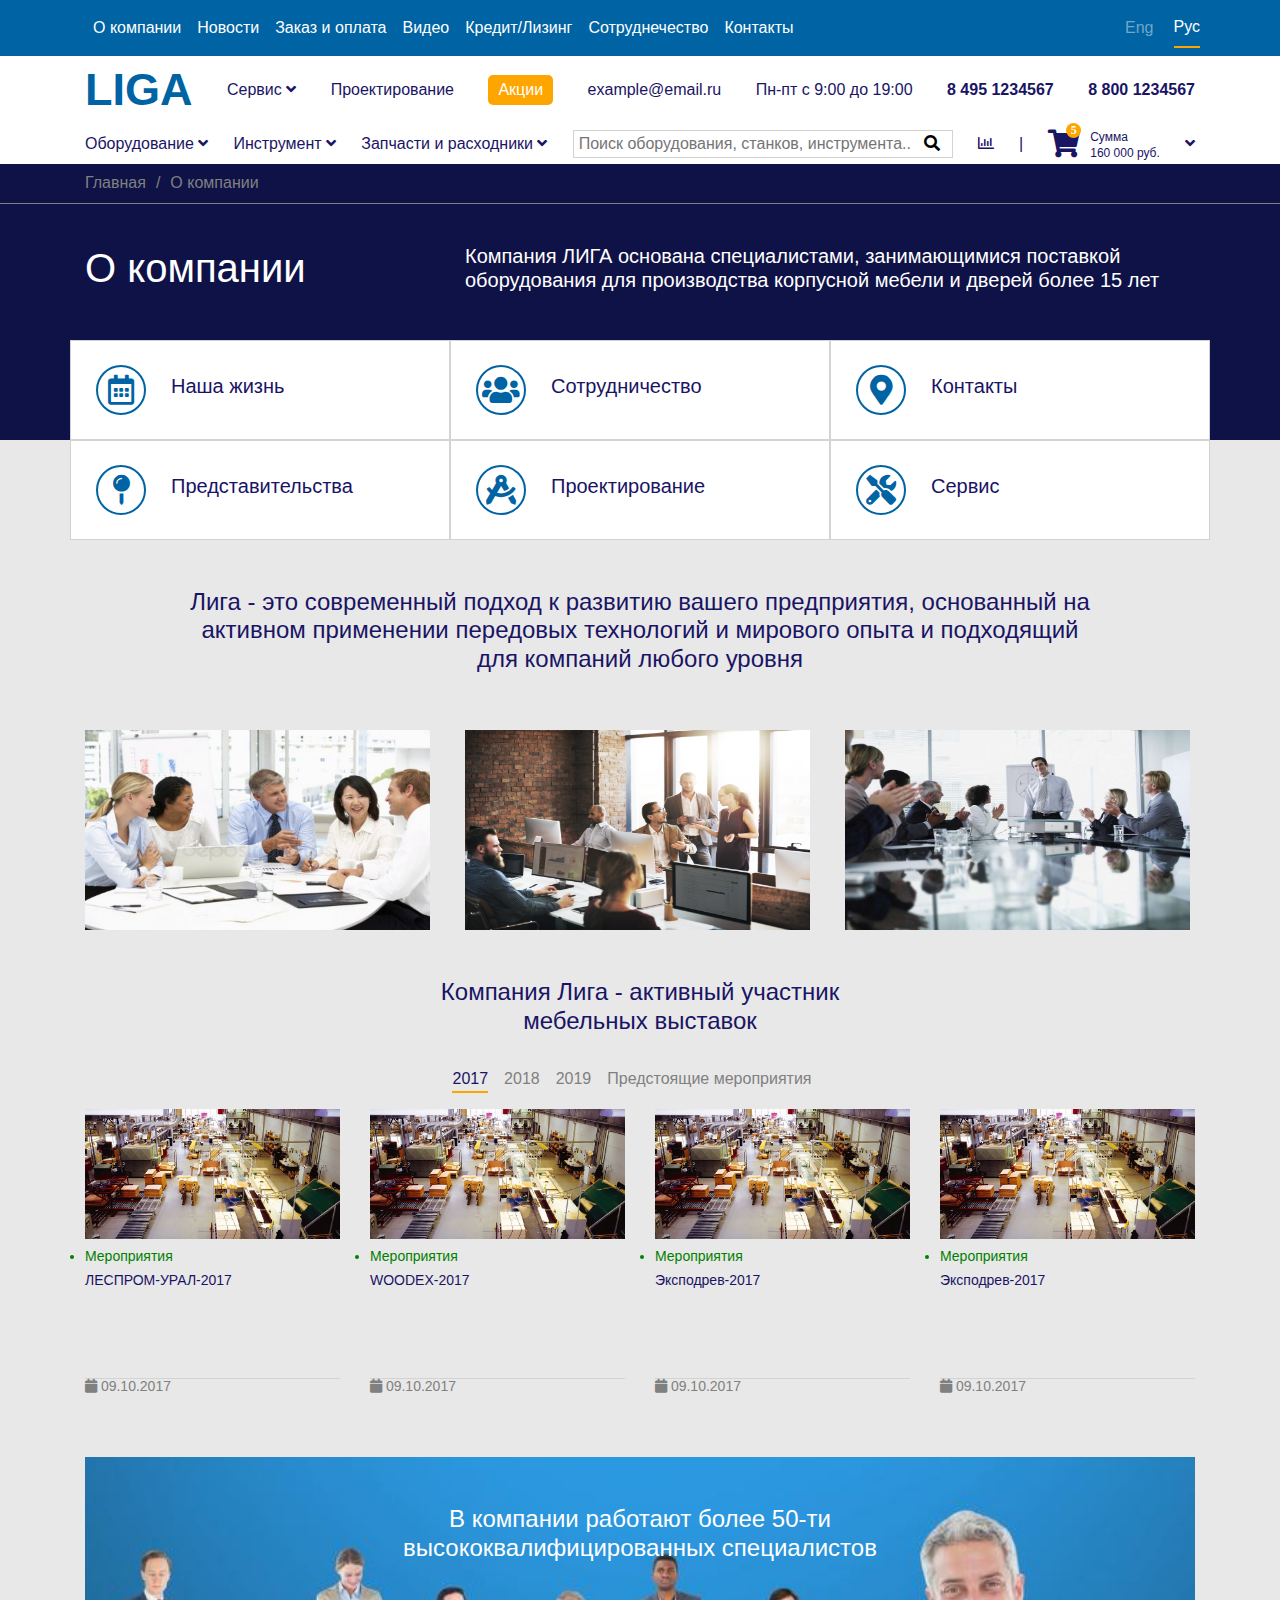
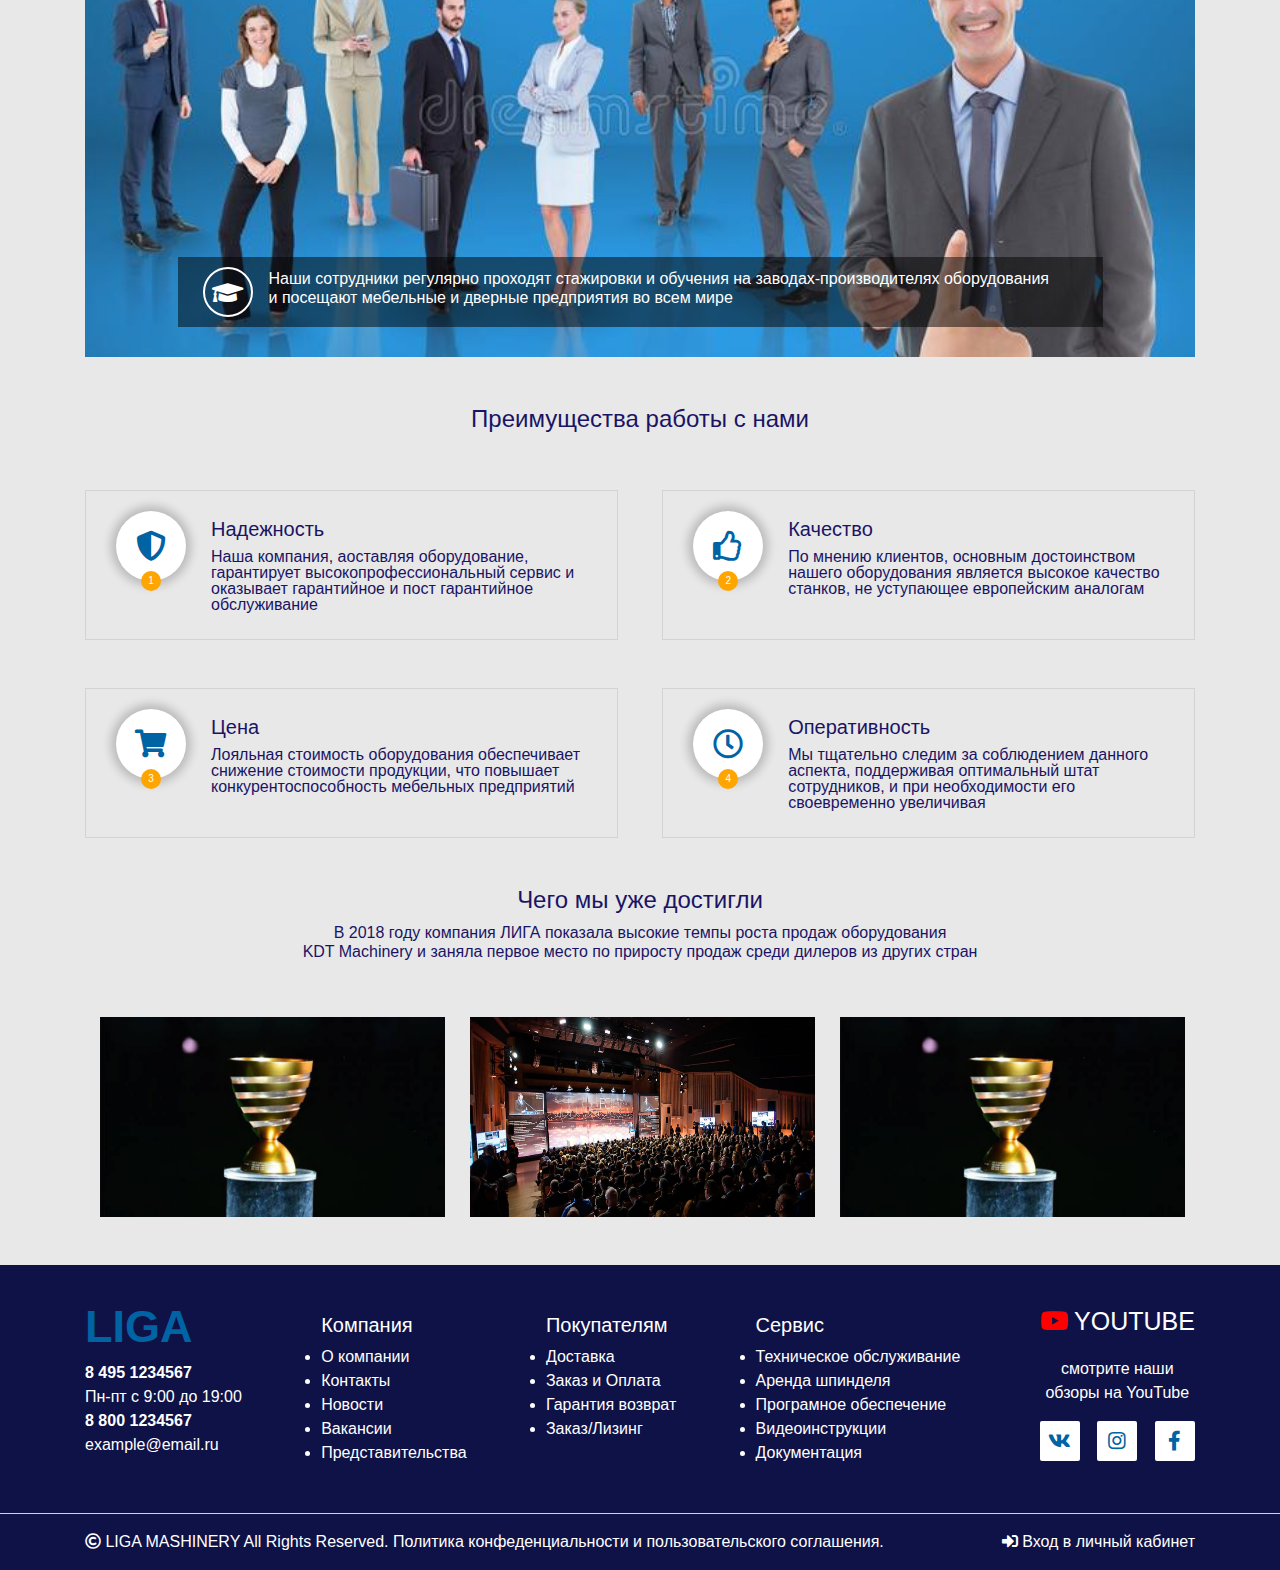
<file: about.html>
<!DOCTYPE html>
<html lang="ru">
<head>
  <meta charset="UTF-8">
  <meta name="viewport" content="width=device-width, initial-scale=1.0, shrink-to-fit=no">
  <title>fix66</title>

  <link rel="stylesheet" href="css/bootstrap.min.css">
  <link rel="stylesheet" href="https://use.fontawesome.com/releases/v5.8.1/css/all.css" crossorigin="anonymous">
  <link rel="stylesheet" type="text/css" href="css/main.css">
  <link rel="stylesheet" type="text/css" href="css/documentaition.css">
   

</head>
<body>
	<header class="" >

		<nav class="navbar navbar-expand-lg " style="background-color: #0063a3;">
		    <div class="container">
		    	<button class="navbar-toggler" type="button" data-toggle="collapse" data-target="#navbarSupport">
		      		<span class="navbar-toggler-icon"></span>
	    		</button>
				<div class="collapse navbar-collapse " id="navbarSupport">
					<ul class="navbar-nav ">
				        <li class="nav-item ">
				          <a class="nav-link" href="">О компании</a>
				        </li>
				        <li class="nav-item">
				          <a class="nav-link" href="">Новости</a>
				        </li>
				        <li class="nav-item">
				          <a class="nav-link" href="">Заказ и оплата</a>
				        </li>
				        <li  class="nav-item">
				          <a class="nav-link" href="">Видео</a>
				        </li>
				        <li  class="nav-item">
				          <a class="nav-link" href="">Кредит/Лизинг</a>
				        </li>
				        <li  class="nav-item">
				          <a class="nav-link" href="">Сотруднечество</a>
				        </li>
				        <li  class="nav-item">
				          <a class="nav-link" href="">Контакты</a>
				        </li>
			      	</ul>
			      </div>

				<div class="offset-md-3 mr-20 row lang_container">
			      <div class="lang " >Eng</div>
			      <div class="lang lang_active">Рус</div>
	  			</div>
	  		</div>
	</nav>

	<div class="container heder_hide liga_row">

		<div class="row">
		<div class="col-12 d-flex  justify-content-between align-items-center">
			<div class="logo pointer">LIGA</div>
			<div class="nav_collapse service_hide pointer">Сервис <i class="fas fa-angle-down"></i>
			<div class="service">
				<a href="">Техническое обслуживание</a><br>
				<a href="">Аренда шпинделя</a><br>
				<a href="">Програмное обеспечение</a><br>
				<a href="">Видео-инструкции</a><br>
				<a href="">Документация</a><br><div class="triangle"></div>
			</div>
			</div>
			<div class="nav_collapse pointer">Проектирование</div>
			<div class="orange_btn ">Акции</div>
			<div class="pointer">example@email.ru</div>
			<div class="">Пн-пт с 9:00 до 19:00</div>
			<div class="tel pointer"> 8 495 1234567</div>
			<div class="tel pointer"> 8 800 1234567</div>
		</div>
		</div>
		<div class="row ">
			<div class="col-12 d-flex justify-content-between align-items-center">
				<div class="nav_collapse nav_collapse_1 pointer">Оборудование <i class="fas fa-angle-down"></i><i class="fas fa-angle-up no_display"></i></div>
			<div class="nav_collapse nav_collapse_2 pointer">Инструмент <i class="fas fa-angle-down"></i> <i class="fas fa-angle-up no_display"></i></div>
			<div class="nav_collapse nav_collapse_3 pointer">Запчасти и расходники <i class="fas fa-angle-down"></i><i class="fas fa-angle-up no_display"></i>
			</div>
			<form class="serch">
				<input type="text" name="serch" placeholder="Поиск оборудования, станков, инструмента...">
				<button><i class="fas fa-search"></i></button>
			</form>
			<div class="pointer"><i class="far fa-chart-bar"></i></div>
			<div>|</div>
			<div class="d-flex shoping_busket align-items-center"><i class="fas fa-shopping-cart"><div class="shop_count d-flex justify-content-center align-items-center">5</div></i>
				<div class="sum_rub" ><span class="sum">Сумма</span><br>
				<span class="rub">160 000 руб.</span></div>
				
			</div>
			<div><i class="fas fa-angle-down"></i></div>
		</div>
	</div>

</div>
<div class="container">
		<div class="row fixed_menu no_display liga_row">
			<div class="col-12 d-flex justify-content-between align-items-center">
				<i class="fas fa-bars"></i>
				<div class="nav_collapse nav_collapse_1 pointer">Оборудование <i class="fas fa-angle-down"></i><i class="fas fa-angle-up no_display"></i></div>
			<div class="nav_collapse nav_collapse_2 pointer">Инструмент <i class="fas fa-angle-down"></i> <i class="fas fa-angle-up no_display"></i></div>
			<div class="nav_collapse nav_collapse_3 pointer">Запчасти и расходники <i class="fas fa-angle-down"></i><i class="fas fa-angle-up no_display"></i>
			</div>
			<div class="tel pointer"> 8 800 1234567</div>
			<form class="serch">
				<input type="text" name="serch" placeholder="Поиск">
				<button><i class="fas fa-search"></i></button>
			</form>
			<div class="pointer"><i class="far fa-chart-bar"></i></div>
			<div>|</div>
			<div class="d-flex shoping_busket align-items-center"><i class="fas fa-shopping-cart"><div class="shop_count d-flex justify-content-center align-items-center">5</div></i>
				<div class="sum_rub" ><span class="sum">Сумма</span><br>
				<span class="rub">160 000 руб.</span></div>
				
			</div>
			<div><i class="fas fa-angle-down"></i></div>
		</div>
	</div>
	</div>
<div class="nav_down no_display nav_down_1">
		<div class="container">
		<div class="row">
		
			<div class="col-3">
				<p>Раскрой и пиление</p>
				<a href=""><li>Форматнораскроечные станки</li></a>
				<a href=""><li>Раскроечные центры с чпу</li></a>
				<a href=""><li>Ленточно-пильные станки</li></a>
				<a href=""><li>Панельные пилы</li></a>
				<a href=""><li>Делительные станки</li></a>
				<a href=""><li>форматнораскроечные  станки</li></a>
				<br>
				<p>Токарная обработка</p>

				<p>Шлифование и полировка</p>
				<a href=""><li>Форматнораскроечные станки</li></a>
				<a href=""><li>Раскроечные центры с чпу</li></a>
				<a href=""><li>Ленточно-пильные станки</li></a>
				<a href=""><li>Панельные пилы</li></a>
				<a href=""><li>Делительные станки</li></a>
				<a href=""><li>
				форматнораскроечные  станки</li></a>
				<a href=""><li>Раскроечные центры с чпу</li></a>
				<a href=""><li>Ленточно-пильные станки</li></a>
				<a href=""><li>Панельные пилы</li></a>
				<a href=""><li>Делительные станки</li></a>
				
				<br>
				<p>Лазерная обработка</p>
				<a href=""><li>Форматнораскроечные станки</li></a>
				<a href=""><li>Раскроечные центры с чпу</li></a>
				<br>
			</div>

			<div class="col-3">
				<p>Кромление (облицовка кромкой)</p>
				<a href=""><li>Криволинейные станки</li></a>
				<a href=""><li>Автоматические кромкооблицовачные станки</li></a>
				<a href=""><li>Кромкооблицовачные линии</li></a>
			
				<br>
				<p>Пресование</p>
				<a href=""><li>Горячие и холодные пресса</li></a>
				<a href=""><li>Мембранновакуумные пресса</li></a>
				<a href=""><li>Пресса для гнутья</li></a>
				<a href=""><li>Сборочные ваймы</li></a>
				<br>

				<p>Покраска</p>
				<a href=""><li>Форматнораскроечные станки</li></a>
				<a href=""><li>Раскроечные центры с чпу</li></a>
				<a href=""><li>Ленточно-пильные станки</li></a>
				<a href=""><li>Панельные пилы</li></a>
				
				
				<br>
				<p>Пылеудвление (аспирация)</p>
				<a href=""><li>Форматнораскроечные станки</li></a>
				<a href=""><li>Раскроечные центры с чпу</li></a>
				<br>
			</div>

			<div class="col-3">
				<p>Присадка (сверление)</p>
				<a href=""><li>Форматнораскроечные станки</li></a>
				<a href=""><li>Раскроечные центры с чпу</li></a>
				<a href=""><li>Ленточно-пильные станки</li></a>
				<a href=""><li>Панельные пилы</li></a>
				<a href=""><li>Делительные станки</li></a>
				<a href=""><li>форматнораскроечные  станки</li></a>
				<br>
				<p>Токарная обработка</p>

				<p>Шлифование и полировка</p>
				<a href=""><li>Форматнораскроечные станки</li></a>
				<a href=""><li>Раскроечные центры с чпу</li></a>
				<a href=""><li>Ленточно-пильные станки</li></a>
				<a href=""><li>Панельные пилы</li></a>
				<a href=""><li>Делительные станки</li></a>
				<a href=""><li>
				форматнораскроечные  станки</li></a>
				<a href=""><li>Раскроечные центры с чпу</li></a>
				<a href=""><li>Ленточно-пильные станки</li></a>
				<a href=""><li>Панельные пилы</li></a>
				<a href=""><li>Делительные станки</li></a>
				
				<br>
				<p>Лазерная обработка</p>
				<a href=""><li>Форматнораскроечные станки</li></a>
				<a href=""><li>Раскроечные центры с чпу</li></a>
				<br>
			</div>

			<div class="col-3">
				<p>Раскрой и пиление</p>
				<a href=""><li>Форматнораскроечные станки</li></a>
				<a href=""><li>Раскроечные центры с чпу</li></a>
				<a href=""><li>Ленточно-пильные станки</li></a>
				<a href=""><li>Панельные пилы</li></a>
				<a href=""><li>Делительные станки</li></a>
				<a href=""><li>форматнораскроечные  станки</li></a>
				<br>
				<p>Токарная обработка</p>

				<p>Шлифование и полировка</p>
				<a href=""><li>Форматнораскроечные станки</li></a>
				<a href=""><li>Раскроечные центры с чпу</li></a>
				<a href=""><li>Ленточно-пильные станки</li></a>
				<a href=""><li>Панельные пилы</li></a>
				<a href=""><li>Делительные станки</li></a>
				<a href=""><li>
				форматнораскроечные  станки</li></a>
				<a href=""><li>Раскроечные центры с чпу</li></a>
				<a href=""><li>Ленточно-пильные станки</li></a>
				<a href=""><li>Панельные пилы</li></a>
				<a href=""><li>Делительные станки</li></a>
				
				<br>
				<p>Лазерная обработка</p>
				<a href=""><li>Форматнораскроечные станки</li></a>
				<a href=""><li>Раскроечные центры с чпу</li></a>
				<br>
			</div>
		
		</div>
	</div>
</div>
<div class="nav_down no_display nav_down_2">
		<div class="container">
		<div class="row">
		
			<div class="col-3">
				<p>Раскрой и пиление</p>
				<a href=""><li>Форматнораскроечные станки</li></a>
				<a href=""><li>Раскроечные центры с чпу</li></a>
				<a href=""><li>Ленточно-пильные станки</li></a>
				<a href=""><li>Панельные пилы</li></a>
				<a href=""><li>Делительные станки</li></a>
				<a href=""><li>форматнораскроечные  станки</li></a>
				<br>
				<p>Токарная обработка</p>

				<p>Шлифование и полировка</p>
				<a href=""><li>Форматнораскроечные станки</li></a>
				<a href=""><li>Раскроечные центры с чпу</li></a>
				<a href=""><li>Ленточно-пильные станки</li></a>
				<a href=""><li>Панельные пилы</li></a>
				<a href=""><li>Делительные станки</li></a>
				<a href=""><li>
				форматнораскроечные  станки</li></a>
				<a href=""><li>Раскроечные центры с чпу</li></a>
				<a href=""><li>Ленточно-пильные станки</li></a>
				<a href=""><li>Панельные пилы</li></a>
				<a href=""><li>Делительные станки</li></a>
				
		
			</div>

			<div class="col-3">
				<p>Раскрой и пиление</p>
				<a href=""><li>Форматнораскроечные станки</li></a>
				<a href=""><li>Раскроечные центры с чпу</li></a>
				<a href=""><li>Ленточно-пильные станки</li></a>
				<a href=""><li>Панельные пилы</li></a>
				<a href=""><li>Делительные станки</li></a>
				<a href=""><li>форматнораскроечные  станки</li></a>
				<br>
				<p>Токарная обработка</p>

				<p>Шлифование и полировка</p>
				<a href=""><li>Форматнораскроечные станки</li></a>
				<a href=""><li>Раскроечные центры с чпу</li></a>
				<a href=""><li>Ленточно-пильные станки</li></a>
				<a href=""><li>Панельные пилы</li></a>
				<a href=""><li>Делительные станки</li></a>
				<a href=""><li>
				форматнораскроечные  станки</li></a>
				<a href=""><li>Раскроечные центры с чпу</li></a>
				<a href=""><li>
			</div>

			<div class="col-3">
				<p>Раскрой и пиление</p>
				<a href=""><li>Форматнораскроечные станки</li></a>
				<a href=""><li>Раскроечные центры с чпу</li></a>
				<a href=""><li>Ленточно-пильные станки</li></a>
				<a href=""><li>Панельные пилы</li></a>
				<a href=""><li>Делительные станки</li></a>
				<a href=""><li>форматнораскроечные  станки</li></a>
				<br>
				<p>Токарная обработка</p>

				<p>Шлифование и полировка</p>
				<a href=""><li>Форматнораскроечные станки</li></a>
				<a href=""><li>Раскроечные центры с чпу</li></a>
				<a href=""><li>Ленточно-пильные станки</li></a>
				
			</div>

			<div class="col-3">
				<p>Раскрой и пиление</p>
				<a href=""><li>Форматнораскроечные станки</li></a>
				<a href=""><li>Раскроечные центры с чпу</li></a>
				<a href=""><li>Ленточно-пильные станки</li></a>
				<a href=""><li>Панельные пилы</li></a>
				<a href=""><li>Делительные станки</li></a>
				
			</div>
		
	</div>
</div>
</div>
<div class="nav_down no_display nav_down_3">
		<div class="container">
		<div class="row">
		
			<div class="col-3">
				<p>Лазерная обработка</p>
				<a href=""><li>Панельные пилы</li></a>
				<a href=""><li>Делительные станки</li></a>
				<a href=""><li>
				форматнораскроечные  станки</li></a>
				<a href=""><li>Раскроечные центры с чпу</li></a>
				<a href=""><li>Ленточно-пильные станки</li></a>
				<a href=""><li>Панельные пилы</li></a>
				<a href=""><li>Делительные станки</li></a>
				
				<br>
				<p>Лазерная обработка</p>
				<a href=""><li>Форматнораскроечные станки</li></a>
				<a href=""><li>Раскроечные центры с чпу</li></a>
				<br>
			</div>

			<div class="col-3">
				<p>Раскрой и пиление</p>
				<a href=""><li>Форматнораскроечные станки</li></a>
				<a href=""><li>Раскроечные центры с чпу</li></a>
				<a href=""><li>Ленточно-пильные станки</li></a>
				<a href=""><li>Панельные пилы</li></a>
				<a href=""><li>Делительные станки</li></a>
				<a href=""><li>форматнораскроечные  станки</li></a>
				<br>
				<p>Токарная обработка</p>

				
			</div>

			<div class="col-3">
				<p>Раскрой и пиление</p>
				
				<br>
				<p>Токарная обработка</p>

				<p>Шлифование и полировка</p>
				
				<br>
				<p>Лазерная обработка</p>
				
				<br>
			</div>

			<div class="col-3">
				<p>Раскрой и пиление</p>
				
				
				<br>
				<p>Лазерная обработка</p>
				<a href=""><li>Форматнораскроечные станки</li></a>
				<a href=""><li>Раскроечные центры с чпу</li></a>
				<br>
			</div>
		
	</div>
</div>
</div>
</header>

<section class="section">
	<div class="container-fluid d-flex align-items-center">
		<div class="container">
			<div class="row">
			<div class="col-12 d-flex">
				<div class="nav_path">Главная</div>
				<div class="slash">/</div>
				<div class="nav_path">О компании</div>
			</div>	
			</div>
		</div>
	</div>
	<div class="container">
		<div class="row align-items-end">
			<div class="col-4">
				<h1>О компании</h1>
			</div>
			<div class="col-8 ">
				<h5>
				Компания ЛИГА основана специалистами, занимающимися поставкой оборудования для производства корпусной мебели и дверей более 15 лет</h5>
			</div>
		</div>		
	</div>
	<div class="container about_btns">
		<div class="row white_background">
			<div class="col-4 frame">
				<div class="about_btns_ico">
					<i class="far fa-calendar-alt"></i>
				</div>
				<h5>Наша жизнь</h5>
			</div>
			<div class="col-4 frame"><div class="about_btns_ico">
					<i class="fas fa-users"></i>
				</div>
				<h5>Сотрудничество</h5></div>
			<div class="col-4 frame">
				<div class="about_btns_ico">
					<i class="fas fa-map-marker-alt"></i>
				</div>
				<h5>Контакты</h5></div>
			<div class="col-4 frame">
				<div class="about_btns_ico">
					<i class="fas fa-map-pin"></i>
				</div>
				<h5>Представительства</h5>
			</div>
			
			<div class="col-4 frame">
				<div class="about_btns_ico">
					<i class="fas fa-drafting-compass"></i>
				</div>
				<h5>Проектирование</h5></div>
		
			<div class="col-4 frame">
				<div class="about_btns_ico">
					<i class="fas fa-tools"></i>
				</div>
				<h5>Сервис</h5></div>
			</div>
		</div>
			</div>

		
			
	</div>
</section>

<section class="content_about">
	<div class="container">
		<div class="row text-center mt-5">
			<div class="col-10 offset-md-1"><h4>
				Лига - это современный подход к развитию вашего предприятия, основанный на активном применении передовых технологий и мирового опыта и подходящий для компаний любого уровня
			</h4>
			</div>
		</div>
		<div class="row mt-5">
			<div class="col-4">
					<img src="img/peole1.jpg">
			</div>
			<div class="col-4">
					<img src="img/ofice.jpg">
			</div>
			<div class="col-4">
					<img src="img/prople2.jpg">
			</div>
		</div>
		<div class="row text-center mt-5">
			<div class="col-10 offset-md-1"><h4>
			Компания Лига - активный участник<br
			> мебельных выставок
			</h4>
			</div>
		</div>
		<div class="row mb-3 mt-4">
			<div class="col-12 d-flex justify-content-center align-items-baseline">

			<div class="d-flex pagination align-items-baseline">
				<a href="" class="mr-3 active">2017</a>
				<a href="" class="mr-3">2018</a>
				<a href="" class="mr-3">2019</a>
				<a href="" class="mr-3">Предстоящие мероприятия</a>
				
			</div>
		</div>
		</div>
		<div class="row mb-5">
			<div class="col-3 d-flex flex-column news_event justify-content-between">
				<div>
				<div class="news_img img1"></div>
				<li class="green event_name">Мероприятия</li>
				<p>ЛЕСПРОМ-УРАЛ-2017</p>
				</div>

				<p class="bordered align-bottom"><i class="fas fa-calendar"></i> 09.10.2017</p>
			</div>
			<div class="col-3 d-flex flex-column news_event justify-content-between">
				<div>
				<div class="news_img img1"></div>
				<li class="green event_name">Мероприятия</li>
				<p>WOODEX-2017</p>
				</div>

				<p class="bordered align-bottom"><i class="fas fa-calendar"></i> 09.10.2017</p>
			</div>
			<div class="col-3 d-flex flex-column news_event justify-content-between">
				<div>
				<div class="news_img img1"></div>
				<li class="green event_name">Мероприятия</li>
				<p>Эксподрев-2017</p>
				</div>

				<p class="bordered align-bottom"><i class="fas fa-calendar"></i> 09.10.2017</p>
			</div>
			<div class="col-3 d-flex flex-column news_event justify-content-between">
				<div>
				<div class="news_img img1"></div>
				<li class="green event_name">Мероприятия</li>
				<p>Эксподрев-2017</p>
				</div>

				<p class="bordered align-bottom"><i class="fas fa-calendar"></i> 09.10.2017</p>
			</div>
			
	</div>
	<div class="container">
		<div class="row">
			<div class="col-12 people">
				<div class="row text-center mt-5">
					<div class="col-10 offset-md-1">
						<h4>
						В компании работают более 50-ти <br>высококвалифицированных специалистов
						</h4>
					</div>
				</div>
				<div class="row ">
					<div class="col-10 offset-md-1 d-flex blur align-items-center">
						<div class="blur_circle mr-3">
							<i class="fas fa-graduation-cap"></i>
						</div>
						<h6>
							Наши сотрудники регулярно проходят стажировки и обучения на заводах-производителях оборудования<br> и посещают мебельные и дверные предприятия во всем мире
						</h6>
					</div>
				</div>
			</div>
		</div>
		<div class="row text-center mt-5">
			<div class="col-10 offset-md-1"><h4>
			Преимущества работы с нами
			</h4>
			</div>
		</div>
		<div class="row mt-5 justify-content-between">
			<div class="advantages d-flex align-items-start justify-content-center">
				<div class="advantage_ico"> <div class="advantage_number">1</div><i class="fas fa-shield-alt"></i></div>
				<div class="mt-3 advantage_txt">
					<h5>Надежность</h5>
					<p>Наша компания, аоставляя оборудование, гарантирует высокопрофессиональный сервис и оказывает гарантийное и пост гарантийное обслуживание</p>
				</div>

			</div>
			<div class="advantages d-flex align-items-start justify-content-center">
				<div class="advantage_ico"> <div class="advantage_number">2</div><i class="far fa-thumbs-up"></i></div>
				<div class="mt-3 advantage_txt">
					<h5>Качество</h5>
					<p>По мнению клиентов, основным достоинством нашего оборудования является высокое качество станков, не уступающее европейским аналогам</p>
				</div>

			</div>
		</div>
		<div class="row mt-5 justify-content-between">
			<div class="advantages d-flex align-items-start justify-content-center">
				<div class="advantage_ico"> <div class="advantage_number">3</div><i class="fas fa-shopping-cart"></i></div>
				<div class="mt-3 advantage_txt">
					<h5>Цена</h5>
					<p>Лояльная стоимость оборудования обеспечивает снижение стоимости продукции, что повышает конкурентоспособность мебельных предприятий</p>
				</div>

			</div>
			<div class="advantages d-flex align-items-start justify-content-center">
				<div class="advantage_ico"> <div class="advantage_number">4</div><i class="far fa-clock"></i></div>
				<div class="mt-3 advantage_txt">
					<h5>Оперативность</h5>
					<p>Мы тщательно следим за соблюдением данного аспекта, поддерживая оптимальный штат сотрудников, и при необходимости его своевременно увеличивая</p>
				</div>

			</div>
		</div>
		<div class="row text-center mt-5">
			<div class="col-10 offset-md-1"><h4>
			Чего мы уже достигли
			</h4>
			<h6>
				В 2018 году компания ЛИГА показала высокие темпы роста продаж оборудования <br>KDT Machinery и заняла первое место по приросту продаж среди дилеров из других стран
			</h6>
			</div>
		</div>
		<div class="row mt-5 pb-5">
			<div class="col-4">
					<img src="img/kubok1i.jpeg">
			</div>
			<div class="col-4">
					<img src="img/conf.jpg">
			</div>
			<div class="col-4">
					<img src="img/kubok1i.jpeg">
			</div>
		</div>


	</div>

</section>
<footer>
	<div class="container pt-5 pb-5">
		<div class="row ">
			<div class="col-12 d-flex justify-content-between align-items-start">
			<div class="footer_item">
				<div class="logo pointer">LIGA</div>
				<div class="tel pointer"> 8 495 1234567</div>
				<div class="">Пн-пт с 9:00 до 19:00</div>
				<div class="tel pointer"> 8 800 1234567</div>
				<div class="pointer">example@email.ru</div>

			</div>
			<div class="footer_item">
				<h5>Компания</h5>
				
					<li><a href="">О компании</a></li>
					<li><a href="">Контакты</a></li>
					<li><a href="">Новости</a></li>
					<li><a href="">Вакансии</a></li>
					<li><a href="">Представительства</a></li>
				</div>
				<div class="footer_item">
				<h5>Покупателям</h5>
				
					<li><a href="">Доставка</a></li>
					<li><a href="">Заказ и Оплата</a></li>
					<li><a href="">Гарантия  возврат</a></li>
					<li><a href="">Заказ/Лизинг</a></li>
					
				</div>
				<div class="footer_item">
				<h5>Сервис</h5>
				
					<li><a href="">Техническое обслуживание</a></li>
					<li><a href="">Аренда шпинделя</a></li>
					<li><a href="">Програмное обеспечение </a></li>
					<li><a href="">Видеоинструкции</a></li>
					<li><a href="">Документация</a></li>
				</div>
				<div class="footer_item d-flex flex-column">
					<p class="youtube pointer">
					<i class="fab fa-youtube"></i>
					<span>YOUTUBE</span>
					</p>
					<p >смотрите наши<br> обзоры на YouTube</p>
					<div class="footer_icons d-flex justify-content-between">
						<div class="footer_icon"><i class="fab fa-vk"></i></div>
					<div class="footer_icon"><i class="fab fa-instagram"></i></div>
				<div class="footer_icon"><i class="fab fa-facebook-f"></i></div>
			</div>
				</div>
			</div>
		</div>
	</div>
	<div class="coptrite pt-3">
	<div class="container ">
		<div class="row">
	<div class="col-12  d-flex justify-content-between">
		<p><i class="far fa-copyright"></i> LIGA MASHINERY All Rights Reserved. Политика конфеденциальности и пользовательского соглашения.</p>

		<p class="enter"> <i class="fas fa-sign-in-alt"></i> Вход в личный кабинет</p>
	</div>
</div>
</div>
</div>
</footer>
	<script src="https://ajax.googleapis.com/ajax/libs/jquery/3.3.1/jquery.min.js"></script>
  <script src="https://maxcdn.bootstrapcdn.com/bootstrap/4.1.0/js/bootstrap.min.js"></script>
  <script src="js/main.js"></script>
</body>
</file>
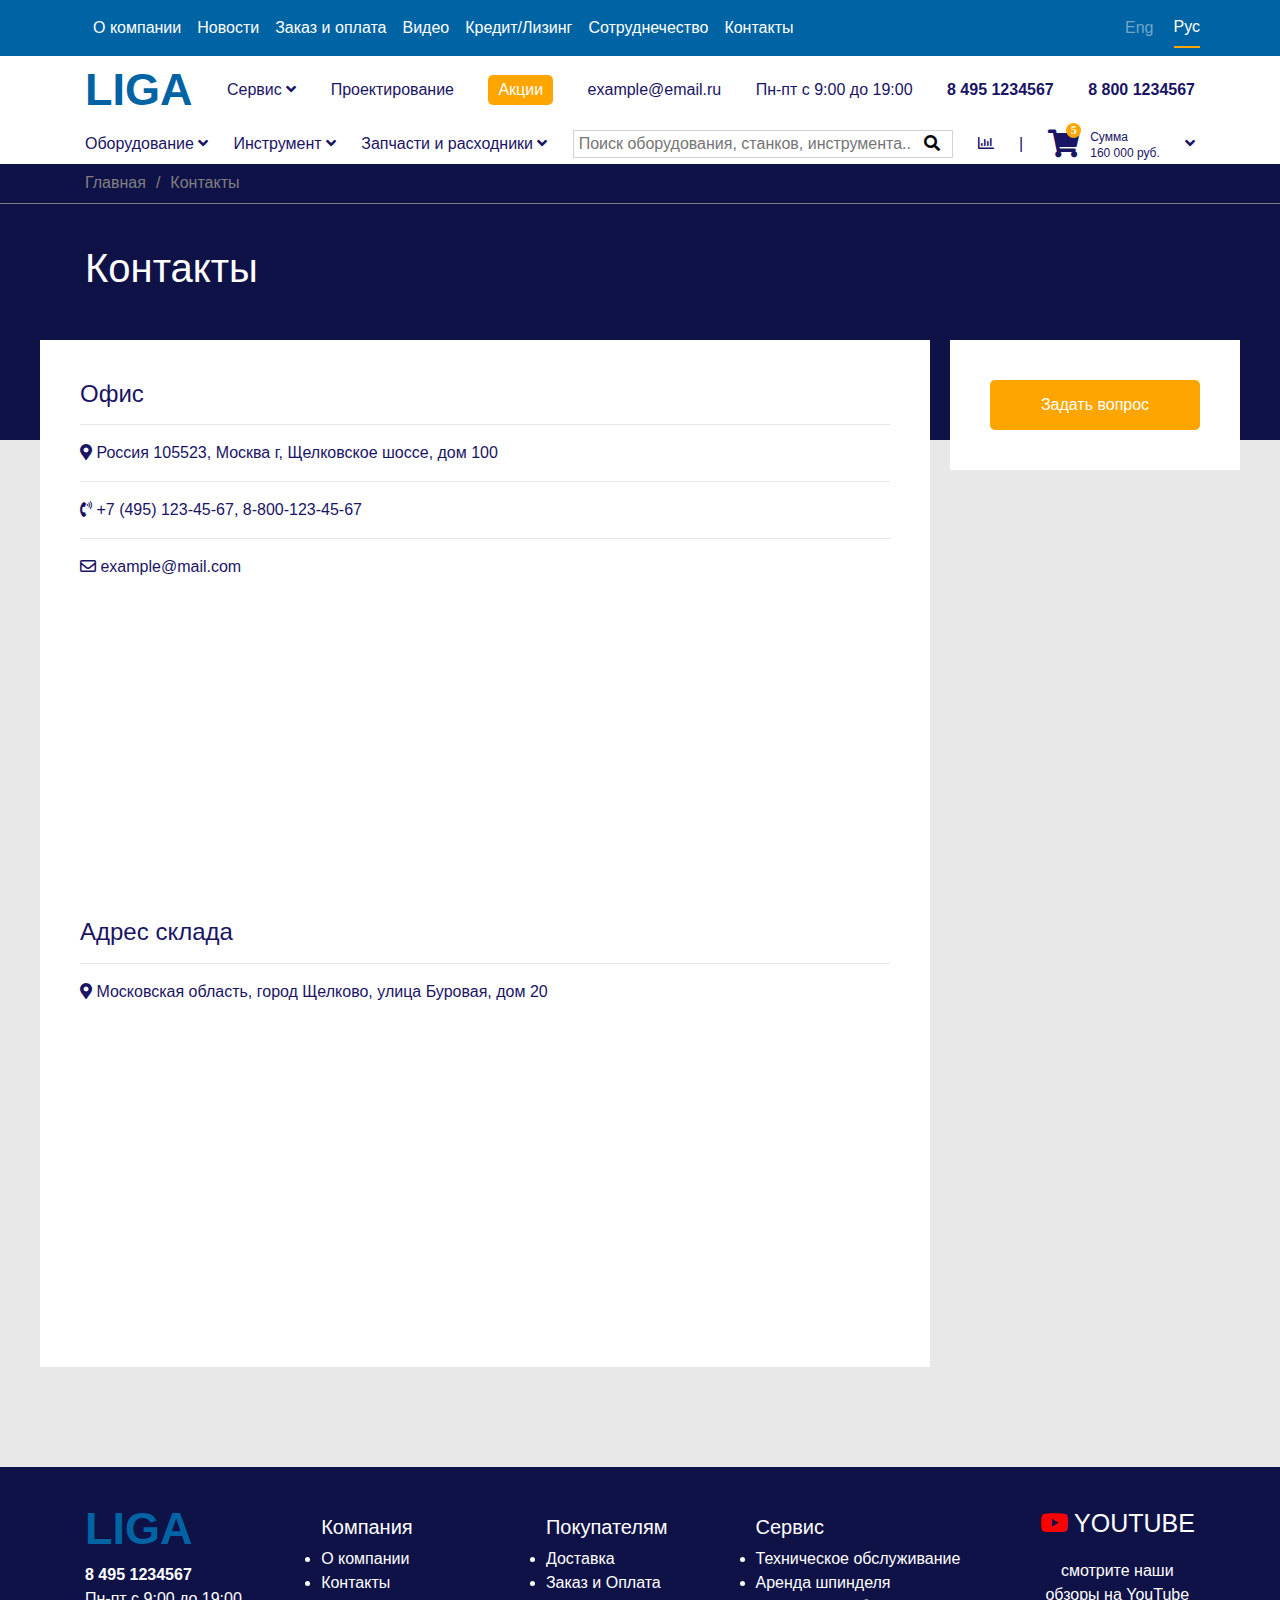
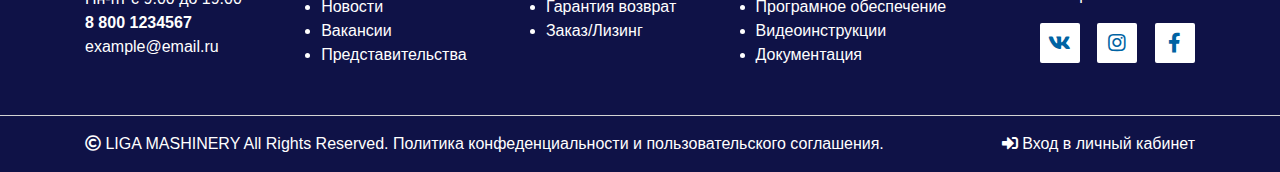
<file: contacts.html>
<!DOCTYPE html>
<html lang="ru">
<head>
  <meta charset="UTF-8">
  <meta name="viewport" content="width=device-width, initial-scale=1.0, shrink-to-fit=no">
  <title>fix66</title>

  <link rel="stylesheet" href="css/bootstrap.min.css">
  <link rel="stylesheet" href="https://use.fontawesome.com/releases/v5.8.1/css/all.css" crossorigin="anonymous">
  <link rel="stylesheet" type="text/css" href="css/main.css">
  <link rel="stylesheet" type="text/css" href="css/documentaition.css">
   

</head>
<body>
	<header class="" >

		<nav class="navbar navbar-expand-lg " style="background-color: #0063a3;">
		    <div class="container">
		    	<button class="navbar-toggler" type="button" data-toggle="collapse" data-target="#navbarSupport">
		      		<span class="navbar-toggler-icon"></span>
	    		</button>
				<div class="collapse navbar-collapse " id="navbarSupport">
					<ul class="navbar-nav ">
				        <li class="nav-item ">
				          <a class="nav-link" href="">О компании</a>
				        </li>
				        <li class="nav-item">
				          <a class="nav-link" href="">Новости</a>
				        </li>
				        <li class="nav-item">
				          <a class="nav-link" href="">Заказ и оплата</a>
				        </li>
				        <li  class="nav-item">
				          <a class="nav-link" href="">Видео</a>
				        </li>
				        <li  class="nav-item">
				          <a class="nav-link" href="">Кредит/Лизинг</a>
				        </li>
				        <li  class="nav-item">
				          <a class="nav-link" href="">Сотруднечество</a>
				        </li>
				        <li  class="nav-item">
				          <a class="nav-link" href="">Контакты</a>
				        </li>
			      	</ul>
			      </div>

				<div class="offset-md-3 mr-20 row lang_container">
			      <div class="lang " >Eng</div>
			      <div class="lang lang_active">Рус</div>
	  			</div>
	  		</div>
	</nav>

	<div class="container heder_hide liga_row">

		<div class="row">
		<div class="col-12 d-flex  justify-content-between align-items-center">
			<div class="logo pointer">LIGA</div>
			<div class="nav_collapse service_hide pointer">Сервис <i class="fas fa-angle-down"></i>
			<div class="service">
				<a href="">Техническое обслуживание</a><br>
				<a href="">Аренда шпинделя</a><br>
				<a href="">Програмное обеспечение</a><br>
				<a href="">Видео-инструкции</a><br>
				<a href="">Документация</a><br><div class="triangle"></div>
			</div>
			</div>
			<div class="nav_collapse pointer">Проектирование</div>
			<div class="orange_btn ">Акции</div>
			<div class="pointer">example@email.ru</div>
			<div class="">Пн-пт с 9:00 до 19:00</div>
			<div class="tel pointer"> 8 495 1234567</div>
			<div class="tel pointer"> 8 800 1234567</div>
		</div>
		</div>
		<div class="row ">
			<div class="col-12 d-flex justify-content-between align-items-center">
				<div class="nav_collapse nav_collapse_1 pointer">Оборудование <i class="fas fa-angle-down"></i><i class="fas fa-angle-up no_display"></i></div>
			<div class="nav_collapse nav_collapse_2 pointer">Инструмент <i class="fas fa-angle-down"></i> <i class="fas fa-angle-up no_display"></i></div>
			<div class="nav_collapse nav_collapse_3 pointer">Запчасти и расходники <i class="fas fa-angle-down"></i><i class="fas fa-angle-up no_display"></i>
			</div>
			<form class="serch">
				<input type="text" name="serch" placeholder="Поиск оборудования, станков, инструмента...">
				<button><i class="fas fa-search"></i></button>
			</form>
			<div class="pointer"><i class="far fa-chart-bar"></i></div>
			<div>|</div>
			<div class="d-flex shoping_busket align-items-center"><i class="fas fa-shopping-cart"><div class="shop_count d-flex justify-content-center align-items-center">5</div></i>
				<div class="sum_rub" ><span class="sum">Сумма</span><br>
				<span class="rub">160 000 руб.</span></div>
				
			</div>
			<div><i class="fas fa-angle-down"></i></div>
		</div>
	</div>

</div>
<div class="container">
		<div class="row fixed_menu no_display liga_row">
			<div class="col-12 d-flex justify-content-between align-items-center">
				<i class="fas fa-bars"></i>
				<div class="nav_collapse nav_collapse_1 pointer">Оборудование <i class="fas fa-angle-down"></i><i class="fas fa-angle-up no_display"></i></div>
			<div class="nav_collapse nav_collapse_2 pointer">Инструмент <i class="fas fa-angle-down"></i> <i class="fas fa-angle-up no_display"></i></div>
			<div class="nav_collapse nav_collapse_3 pointer">Запчасти и расходники <i class="fas fa-angle-down"></i><i class="fas fa-angle-up no_display"></i>
			</div>
			<div class="tel pointer"> 8 800 1234567</div>
			<form class="serch">
				<input type="text" name="serch" placeholder="Поиск">
				<button><i class="fas fa-search"></i></button>
			</form>
			<div class="pointer"><i class="far fa-chart-bar"></i></div>
			<div>|</div>
			<div class="d-flex shoping_busket align-items-center"><i class="fas fa-shopping-cart"><div class="shop_count d-flex justify-content-center align-items-center">5</div></i>
				<div class="sum_rub" ><span class="sum">Сумма</span><br>
				<span class="rub">160 000 руб.</span></div>
				
			</div>
			<div><i class="fas fa-angle-down"></i></div>
		</div>
	</div>
	</div>
<div class="nav_down no_display nav_down_1">
		<div class="container">
		<div class="row">
		
			<div class="col-3">
				<p>Раскрой и пиление</p>
				<a href=""><li>Форматнораскроечные станки</li></a>
				<a href=""><li>Раскроечные центры с чпу</li></a>
				<a href=""><li>Ленточно-пильные станки</li></a>
				<a href=""><li>Панельные пилы</li></a>
				<a href=""><li>Делительные станки</li></a>
				<a href=""><li>форматнораскроечные  станки</li></a>
				<br>
				<p>Токарная обработка</p>

				<p>Шлифование и полировка</p>
				<a href=""><li>Форматнораскроечные станки</li></a>
				<a href=""><li>Раскроечные центры с чпу</li></a>
				<a href=""><li>Ленточно-пильные станки</li></a>
				<a href=""><li>Панельные пилы</li></a>
				<a href=""><li>Делительные станки</li></a>
				<a href=""><li>
				форматнораскроечные  станки</li></a>
				<a href=""><li>Раскроечные центры с чпу</li></a>
				<a href=""><li>Ленточно-пильные станки</li></a>
				<a href=""><li>Панельные пилы</li></a>
				<a href=""><li>Делительные станки</li></a>
				
				<br>
				<p>Лазерная обработка</p>
				<a href=""><li>Форматнораскроечные станки</li></a>
				<a href=""><li>Раскроечные центры с чпу</li></a>
				<br>
			</div>

			<div class="col-3">
				<p>Кромление (облицовка кромкой)</p>
				<a href=""><li>Криволинейные станки</li></a>
				<a href=""><li>Автоматические кромкооблицовачные станки</li></a>
				<a href=""><li>Кромкооблицовачные линии</li></a>
			
				<br>
				<p>Пресование</p>
				<a href=""><li>Горячие и холодные пресса</li></a>
				<a href=""><li>Мембранновакуумные пресса</li></a>
				<a href=""><li>Пресса для гнутья</li></a>
				<a href=""><li>Сборочные ваймы</li></a>
				<br>

				<p>Покраска</p>
				<a href=""><li>Форматнораскроечные станки</li></a>
				<a href=""><li>Раскроечные центры с чпу</li></a>
				<a href=""><li>Ленточно-пильные станки</li></a>
				<a href=""><li>Панельные пилы</li></a>
				
				
				<br>
				<p>Пылеудвление (аспирация)</p>
				<a href=""><li>Форматнораскроечные станки</li></a>
				<a href=""><li>Раскроечные центры с чпу</li></a>
				<br>
			</div>

			<div class="col-3">
				<p>Присадка (сверление)</p>
				<a href=""><li>Форматнораскроечные станки</li></a>
				<a href=""><li>Раскроечные центры с чпу</li></a>
				<a href=""><li>Ленточно-пильные станки</li></a>
				<a href=""><li>Панельные пилы</li></a>
				<a href=""><li>Делительные станки</li></a>
				<a href=""><li>форматнораскроечные  станки</li></a>
				<br>
				<p>Токарная обработка</p>

				<p>Шлифование и полировка</p>
				<a href=""><li>Форматнораскроечные станки</li></a>
				<a href=""><li>Раскроечные центры с чпу</li></a>
				<a href=""><li>Ленточно-пильные станки</li></a>
				<a href=""><li>Панельные пилы</li></a>
				<a href=""><li>Делительные станки</li></a>
				<a href=""><li>
				форматнораскроечные  станки</li></a>
				<a href=""><li>Раскроечные центры с чпу</li></a>
				<a href=""><li>Ленточно-пильные станки</li></a>
				<a href=""><li>Панельные пилы</li></a>
				<a href=""><li>Делительные станки</li></a>
				
				<br>
				<p>Лазерная обработка</p>
				<a href=""><li>Форматнораскроечные станки</li></a>
				<a href=""><li>Раскроечные центры с чпу</li></a>
				<br>
			</div>

			<div class="col-3">
				<p>Раскрой и пиление</p>
				<a href=""><li>Форматнораскроечные станки</li></a>
				<a href=""><li>Раскроечные центры с чпу</li></a>
				<a href=""><li>Ленточно-пильные станки</li></a>
				<a href=""><li>Панельные пилы</li></a>
				<a href=""><li>Делительные станки</li></a>
				<a href=""><li>форматнораскроечные  станки</li></a>
				<br>
				<p>Токарная обработка</p>

				<p>Шлифование и полировка</p>
				<a href=""><li>Форматнораскроечные станки</li></a>
				<a href=""><li>Раскроечные центры с чпу</li></a>
				<a href=""><li>Ленточно-пильные станки</li></a>
				<a href=""><li>Панельные пилы</li></a>
				<a href=""><li>Делительные станки</li></a>
				<a href=""><li>
				форматнораскроечные  станки</li></a>
				<a href=""><li>Раскроечные центры с чпу</li></a>
				<a href=""><li>Ленточно-пильные станки</li></a>
				<a href=""><li>Панельные пилы</li></a>
				<a href=""><li>Делительные станки</li></a>
				
				<br>
				<p>Лазерная обработка</p>
				<a href=""><li>Форматнораскроечные станки</li></a>
				<a href=""><li>Раскроечные центры с чпу</li></a>
				<br>
			</div>
		
		</div>
	</div>
</div>
<div class="nav_down no_display nav_down_2">
		<div class="container">
		<div class="row">
		
			<div class="col-3">
				<p>Раскрой и пиление</p>
				<a href=""><li>Форматнораскроечные станки</li></a>
				<a href=""><li>Раскроечные центры с чпу</li></a>
				<a href=""><li>Ленточно-пильные станки</li></a>
				<a href=""><li>Панельные пилы</li></a>
				<a href=""><li>Делительные станки</li></a>
				<a href=""><li>форматнораскроечные  станки</li></a>
				<br>
				<p>Токарная обработка</p>

				<p>Шлифование и полировка</p>
				<a href=""><li>Форматнораскроечные станки</li></a>
				<a href=""><li>Раскроечные центры с чпу</li></a>
				<a href=""><li>Ленточно-пильные станки</li></a>
				<a href=""><li>Панельные пилы</li></a>
				<a href=""><li>Делительные станки</li></a>
				<a href=""><li>
				форматнораскроечные  станки</li></a>
				<a href=""><li>Раскроечные центры с чпу</li></a>
				<a href=""><li>Ленточно-пильные станки</li></a>
				<a href=""><li>Панельные пилы</li></a>
				<a href=""><li>Делительные станки</li></a>
				
		
			</div>

			<div class="col-3">
				<p>Раскрой и пиление</p>
				<a href=""><li>Форматнораскроечные станки</li></a>
				<a href=""><li>Раскроечные центры с чпу</li></a>
				<a href=""><li>Ленточно-пильные станки</li></a>
				<a href=""><li>Панельные пилы</li></a>
				<a href=""><li>Делительные станки</li></a>
				<a href=""><li>форматнораскроечные  станки</li></a>
				<br>
				<p>Токарная обработка</p>

				<p>Шлифование и полировка</p>
				<a href=""><li>Форматнораскроечные станки</li></a>
				<a href=""><li>Раскроечные центры с чпу</li></a>
				<a href=""><li>Ленточно-пильные станки</li></a>
				<a href=""><li>Панельные пилы</li></a>
				<a href=""><li>Делительные станки</li></a>
				<a href=""><li>
				форматнораскроечные  станки</li></a>
				<a href=""><li>Раскроечные центры с чпу</li></a>
				<a href=""><li>
			</div>

			<div class="col-3">
				<p>Раскрой и пиление</p>
				<a href=""><li>Форматнораскроечные станки</li></a>
				<a href=""><li>Раскроечные центры с чпу</li></a>
				<a href=""><li>Ленточно-пильные станки</li></a>
				<a href=""><li>Панельные пилы</li></a>
				<a href=""><li>Делительные станки</li></a>
				<a href=""><li>форматнораскроечные  станки</li></a>
				<br>
				<p>Токарная обработка</p>

				<p>Шлифование и полировка</p>
				<a href=""><li>Форматнораскроечные станки</li></a>
				<a href=""><li>Раскроечные центры с чпу</li></a>
				<a href=""><li>Ленточно-пильные станки</li></a>
				
			</div>

			<div class="col-3">
				<p>Раскрой и пиление</p>
				<a href=""><li>Форматнораскроечные станки</li></a>
				<a href=""><li>Раскроечные центры с чпу</li></a>
				<a href=""><li>Ленточно-пильные станки</li></a>
				<a href=""><li>Панельные пилы</li></a>
				<a href=""><li>Делительные станки</li></a>
				
			</div>
		
	</div>
</div>
</div>
<div class="nav_down no_display nav_down_3">
		<div class="container">
		<div class="row">
		
			<div class="col-3">
				<p>Лазерная обработка</p>
				<a href=""><li>Панельные пилы</li></a>
				<a href=""><li>Делительные станки</li></a>
				<a href=""><li>
				форматнораскроечные  станки</li></a>
				<a href=""><li>Раскроечные центры с чпу</li></a>
				<a href=""><li>Ленточно-пильные станки</li></a>
				<a href=""><li>Панельные пилы</li></a>
				<a href=""><li>Делительные станки</li></a>
				
				<br>
				<p>Лазерная обработка</p>
				<a href=""><li>Форматнораскроечные станки</li></a>
				<a href=""><li>Раскроечные центры с чпу</li></a>
				<br>
			</div>

			<div class="col-3">
				<p>Раскрой и пиление</p>
				<a href=""><li>Форматнораскроечные станки</li></a>
				<a href=""><li>Раскроечные центры с чпу</li></a>
				<a href=""><li>Ленточно-пильные станки</li></a>
				<a href=""><li>Панельные пилы</li></a>
				<a href=""><li>Делительные станки</li></a>
				<a href=""><li>форматнораскроечные  станки</li></a>
				<br>
				<p>Токарная обработка</p>

				
			</div>

			<div class="col-3">
				<p>Раскрой и пиление</p>
				
				<br>
				<p>Токарная обработка</p>

				<p>Шлифование и полировка</p>
				
				<br>
				<p>Лазерная обработка</p>
				
				<br>
			</div>

			<div class="col-3">
				<p>Раскрой и пиление</p>
				
				
				<br>
				<p>Лазерная обработка</p>
				<a href=""><li>Форматнораскроечные станки</li></a>
				<a href=""><li>Раскроечные центры с чпу</li></a>
				<br>
			</div>
		
	</div>
</div>
</div>
</header>

<section class="section">
	<div class="container-fluid d-flex align-items-center">
		<div class="container">
			<div class="row">
			<div class="col-12 d-flex">
				<div class="nav_path">Главная</div>
				<div class="slash">/</div>
				<div class="nav_path">Контакты</div>
			</div>	
			</div>
		</div>
	</div>
	<div class="container">
		<h1>Контакты</h1>
	</div>
</section>

<section class="main_content">
	<div class="main_content_container d-flex justify-content-between align-items-start">
		<div class="left_main white_background">
			<div class="contacts_item"><h4>Офис</h4></div>
			<hr>
			<div class="contacts_item">
				<i class="fas fa-map-marker-alt"></i> Россия 105523, Москва г, Щелковское шоссе, дом 100
			</div>
			<hr>
			<div class="contacts_item">
				<i class="fas fa-phone-volume"></i> +7 (495) 123-45-67, 8-800-123-45-67
			</div>
			<hr>
			<div class="contacts_item mb-3">
				<i class="far fa-envelope"></i> example@mail.com
			</div>

			<iframe src="https://yandex.ru/map-widget/v1/-/CGHhiVpr" width="100%" height="300" frameborder="0" allowfullscreen="true"></iframe>
			<div class="contacts_item mt-3">
			<h4>Адрес склада</h4>
		</div>
			<hr>
			<div class="contacts_item mb-3">
				<i class="fas fa-map-marker-alt"></i> Московская область, город Щелково, улица Буровая, дом 20
			</div>
			<iframe src="https://yandex.ru/map-widget/v1/-/CGHhiBNC" width="100%" height="300" frameborder="0" allowfullscreen="true"></iframe>

		</div>
		<div class="right_main white_background">
			<button class="orange_btn w-100">Задать вопрос</button>
		</div>
		
	</div>

</section>
<footer>
	<div class="container pt-5 pb-5">
		<div class="row ">
			<div class="col-12 d-flex justify-content-between align-items-start">
			<div class="footer_item">
				<div class="logo pointer">LIGA</div>
				<div class="tel pointer"> 8 495 1234567</div>
				<div class="">Пн-пт с 9:00 до 19:00</div>
				<div class="tel pointer"> 8 800 1234567</div>
				<div class="pointer">example@email.ru</div>

			</div>
			<div class="footer_item">
				<h5>Компания</h5>
				
					<li><a href="">О компании</a></li>
					<li><a href="">Контакты</a></li>
					<li><a href="">Новости</a></li>
					<li><a href="">Вакансии</a></li>
					<li><a href="">Представительства</a></li>
				</div>
				<div class="footer_item">
				<h5>Покупателям</h5>
				
					<li><a href="">Доставка</a></li>
					<li><a href="">Заказ и Оплата</a></li>
					<li><a href="">Гарантия  возврат</a></li>
					<li><a href="">Заказ/Лизинг</a></li>
					
				</div>
				<div class="footer_item">
				<h5>Сервис</h5>
				
					<li><a href="">Техническое обслуживание</a></li>
					<li><a href="">Аренда шпинделя</a></li>
					<li><a href="">Програмное обеспечение </a></li>
					<li><a href="">Видеоинструкции</a></li>
					<li><a href="">Документация</a></li>
				</div>
				<div class="footer_item d-flex flex-column">
					<p class="youtube pointer">
					<i class="fab fa-youtube"></i>
					<span>YOUTUBE</span>
					</p>
					<p >смотрите наши<br> обзоры на YouTube</p>
					<div class="footer_icons d-flex justify-content-between">
						<div class="footer_icon"><i class="fab fa-vk"></i></div>
					<div class="footer_icon"><i class="fab fa-instagram"></i></div>
				<div class="footer_icon"><i class="fab fa-facebook-f"></i></div>
			</div>
				</div>
			</div>
		</div>
	</div>
	<div class="coptrite pt-3">
	<div class="container ">
		<div class="row">
	<div class="col-12  d-flex justify-content-between">
		<p><i class="far fa-copyright"></i> LIGA MASHINERY All Rights Reserved. Политика конфеденциальности и пользовательского соглашения.</p>

		<p class="enter"> <i class="fas fa-sign-in-alt"></i> Вход в личный кабинет</p>
	</div>
</div>
</div>
</div>
</footer>
	<script src="https://ajax.googleapis.com/ajax/libs/jquery/3.3.1/jquery.min.js"></script>
  <script src="https://maxcdn.bootstrapcdn.com/bootstrap/4.1.0/js/bootstrap.min.js"></script>
  <script src="js/main.js"></script>
</body>
</file>
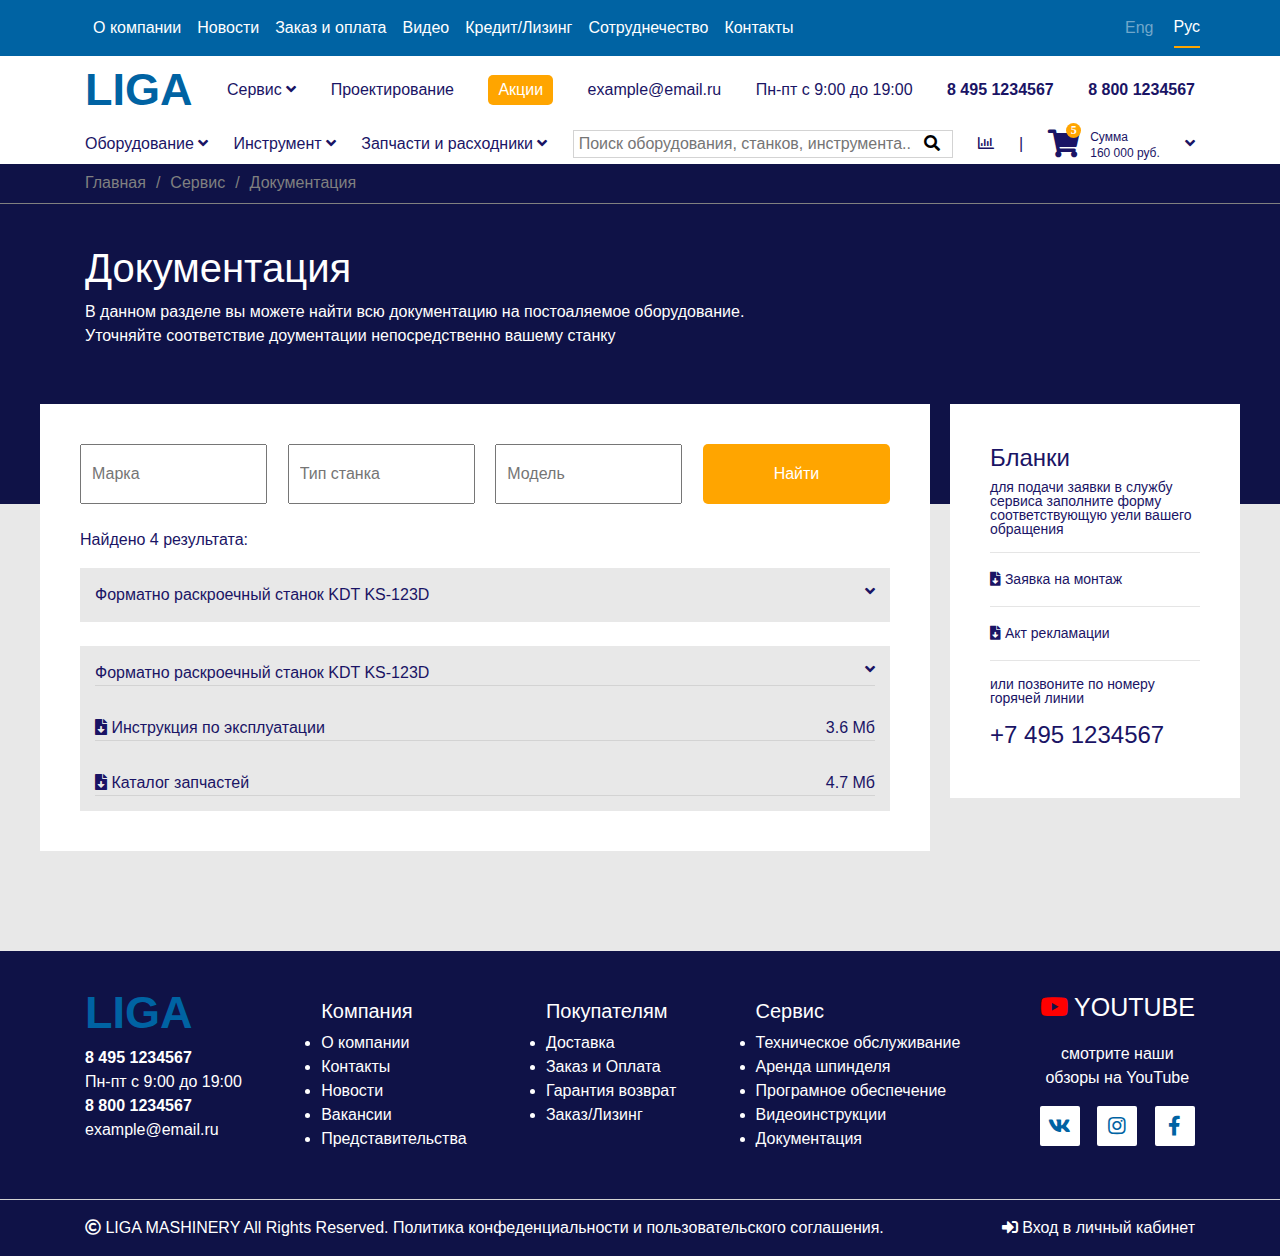
<file: documentaition.html>
<!DOCTYPE html>
<html lang="ru">
<head>
  <meta charset="UTF-8">
  <meta name="viewport" content="width=device-width, initial-scale=1.0, shrink-to-fit=no">
  <title>fix66</title>

  <link rel="stylesheet" href="css/bootstrap.min.css">
  <link rel="stylesheet" href="https://use.fontawesome.com/releases/v5.8.1/css/all.css" crossorigin="anonymous">
  <link rel="stylesheet" type="text/css" href="css/main.css">
  <link rel="stylesheet" type="text/css" href="css/documentaition.css">
   

</head>
<body>
	<header class="" >

		<nav class="navbar navbar-expand-lg " style="background-color: #0063a3;">
		    <div class="container">
		    	<button class="navbar-toggler" type="button" data-toggle="collapse" data-target="#navbarSupport">
		      		<span class="navbar-toggler-icon"></span>
	    		</button>
				<div class="collapse navbar-collapse " id="navbarSupport">
					<ul class="navbar-nav ">
				        <li class="nav-item ">
				          <a class="nav-link" href="">О компании</a>
				        </li>
				        <li class="nav-item">
				          <a class="nav-link" href="">Новости</a>
				        </li>
				        <li class="nav-item">
				          <a class="nav-link" href="">Заказ и оплата</a>
				        </li>
				        <li  class="nav-item">
				          <a class="nav-link" href="">Видео</a>
				        </li>
				        <li  class="nav-item">
				          <a class="nav-link" href="">Кредит/Лизинг</a>
				        </li>
				        <li  class="nav-item">
				          <a class="nav-link" href="">Сотруднечество</a>
				        </li>
				        <li  class="nav-item">
				          <a class="nav-link" href="">Контакты</a>
				        </li>
			      	</ul>
			      </div>

				<div class="offset-md-3 mr-20 row lang_container">
			      <div class="lang " >Eng</div>
			      <div class="lang lang_active">Рус</div>
	  			</div>
	  		</div>
	</nav>

	<div class="container heder_hide liga_row">

		<div class="row">
		<div class="col-12 d-flex  justify-content-between align-items-center">
			<div class="logo pointer">LIGA</div>
			<div class="nav_collapse service_hide pointer">Сервис <i class="fas fa-angle-down"></i>
			<div class="service">
				<a href="">Техническое обслуживание</a><br>
				<a href="">Аренда шпинделя</a><br>
				<a href="">Програмное обеспечение</a><br>
				<a href="">Видео-инструкции</a><br>
				<a href="">Документация</a><br><div class="triangle"></div>
			</div>
			</div>
			<div class="nav_collapse pointer">Проектирование</div>
			<div class="orange_btn ">Акции</div>
			<div class="pointer">example@email.ru</div>
			<div class="">Пн-пт с 9:00 до 19:00</div>
			<div class="tel pointer"> 8 495 1234567</div>
			<div class="tel pointer"> 8 800 1234567</div>
		</div>
		</div>
		<div class="row ">
			<div class="col-12 d-flex justify-content-between align-items-center">
				<div class="nav_collapse nav_collapse_1 pointer">Оборудование <i class="fas fa-angle-down"></i><i class="fas fa-angle-up no_display"></i></div>
			<div class="nav_collapse nav_collapse_2 pointer">Инструмент <i class="fas fa-angle-down"></i> <i class="fas fa-angle-up no_display"></i></div>
			<div class="nav_collapse nav_collapse_3 pointer">Запчасти и расходники <i class="fas fa-angle-down"></i><i class="fas fa-angle-up no_display"></i>
			</div>
			<form class="serch">
				<input type="text" name="serch" placeholder="Поиск оборудования, станков, инструмента...">
				<button><i class="fas fa-search"></i></button>
			</form>
			<div class="pointer"><i class="far fa-chart-bar"></i></div>
			<div>|</div>
			<div class="d-flex shoping_busket align-items-center"><i class="fas fa-shopping-cart"><div class="shop_count d-flex justify-content-center align-items-center">5</div></i>
				<div class="sum_rub" ><span class="sum">Сумма</span><br>
				<span class="rub">160 000 руб.</span></div>
				
			</div>
			<div><i class="fas fa-angle-down"></i></div>
		</div>
	</div>

</div>
<div class="container">
		<div class="row fixed_menu no_display liga_row">
			<div class="col-12 d-flex justify-content-between align-items-center">
				<i class="fas fa-bars"></i>
				<div class="nav_collapse nav_collapse_1 pointer">Оборудование <i class="fas fa-angle-down"></i><i class="fas fa-angle-up no_display"></i></div>
			<div class="nav_collapse nav_collapse_2 pointer">Инструмент <i class="fas fa-angle-down"></i> <i class="fas fa-angle-up no_display"></i></div>
			<div class="nav_collapse nav_collapse_3 pointer">Запчасти и расходники <i class="fas fa-angle-down"></i><i class="fas fa-angle-up no_display"></i>
			</div>
			<div class="tel pointer"> 8 800 1234567</div>
			<form class="serch">
				<input type="text" name="serch" placeholder="Поиск">
				<button><i class="fas fa-search"></i></button>
			</form>
			<div class="pointer"><i class="far fa-chart-bar"></i></div>
			<div>|</div>
			<div class="d-flex shoping_busket align-items-center"><i class="fas fa-shopping-cart"><div class="shop_count d-flex justify-content-center align-items-center">5</div></i>
				<div class="sum_rub" ><span class="sum">Сумма</span><br>
				<span class="rub">160 000 руб.</span></div>
				
			</div>
			<div><i class="fas fa-angle-down"></i></div>
		</div>
	</div>
	</div>
<div class="nav_down no_display nav_down_1">
		<div class="container">
		<div class="row">
		
			<div class="col-3">
				<p>Раскрой и пиление</p>
				<a href=""><li>Форматнораскроечные станки</li></a>
				<a href=""><li>Раскроечные центры с чпу</li></a>
				<a href=""><li>Ленточно-пильные станки</li></a>
				<a href=""><li>Панельные пилы</li></a>
				<a href=""><li>Делительные станки</li></a>
				<a href=""><li>форматнораскроечные  станки</li></a>
				<br>
				<p>Токарная обработка</p>

				<p>Шлифование и полировка</p>
				<a href=""><li>Форматнораскроечные станки</li></a>
				<a href=""><li>Раскроечные центры с чпу</li></a>
				<a href=""><li>Ленточно-пильные станки</li></a>
				<a href=""><li>Панельные пилы</li></a>
				<a href=""><li>Делительные станки</li></a>
				<a href=""><li>
				форматнораскроечные  станки</li></a>
				<a href=""><li>Раскроечные центры с чпу</li></a>
				<a href=""><li>Ленточно-пильные станки</li></a>
				<a href=""><li>Панельные пилы</li></a>
				<a href=""><li>Делительные станки</li></a>
				
				<br>
				<p>Лазерная обработка</p>
				<a href=""><li>Форматнораскроечные станки</li></a>
				<a href=""><li>Раскроечные центры с чпу</li></a>
				<br>
			</div>

			<div class="col-3">
				<p>Кромление (облицовка кромкой)</p>
				<a href=""><li>Криволинейные станки</li></a>
				<a href=""><li>Автоматические кромкооблицовачные станки</li></a>
				<a href=""><li>Кромкооблицовачные линии</li></a>
			
				<br>
				<p>Пресование</p>
				<a href=""><li>Горячие и холодные пресса</li></a>
				<a href=""><li>Мембранновакуумные пресса</li></a>
				<a href=""><li>Пресса для гнутья</li></a>
				<a href=""><li>Сборочные ваймы</li></a>
				<br>

				<p>Покраска</p>
				<a href=""><li>Форматнораскроечные станки</li></a>
				<a href=""><li>Раскроечные центры с чпу</li></a>
				<a href=""><li>Ленточно-пильные станки</li></a>
				<a href=""><li>Панельные пилы</li></a>
				
				
				<br>
				<p>Пылеудвление (аспирация)</p>
				<a href=""><li>Форматнораскроечные станки</li></a>
				<a href=""><li>Раскроечные центры с чпу</li></a>
				<br>
			</div>

			<div class="col-3">
				<p>Присадка (сверление)</p>
				<a href=""><li>Форматнораскроечные станки</li></a>
				<a href=""><li>Раскроечные центры с чпу</li></a>
				<a href=""><li>Ленточно-пильные станки</li></a>
				<a href=""><li>Панельные пилы</li></a>
				<a href=""><li>Делительные станки</li></a>
				<a href=""><li>форматнораскроечные  станки</li></a>
				<br>
				<p>Токарная обработка</p>

				<p>Шлифование и полировка</p>
				<a href=""><li>Форматнораскроечные станки</li></a>
				<a href=""><li>Раскроечные центры с чпу</li></a>
				<a href=""><li>Ленточно-пильные станки</li></a>
				<a href=""><li>Панельные пилы</li></a>
				<a href=""><li>Делительные станки</li></a>
				<a href=""><li>
				форматнораскроечные  станки</li></a>
				<a href=""><li>Раскроечные центры с чпу</li></a>
				<a href=""><li>Ленточно-пильные станки</li></a>
				<a href=""><li>Панельные пилы</li></a>
				<a href=""><li>Делительные станки</li></a>
				
				<br>
				<p>Лазерная обработка</p>
				<a href=""><li>Форматнораскроечные станки</li></a>
				<a href=""><li>Раскроечные центры с чпу</li></a>
				<br>
			</div>

			<div class="col-3">
				<p>Раскрой и пиление</p>
				<a href=""><li>Форматнораскроечные станки</li></a>
				<a href=""><li>Раскроечные центры с чпу</li></a>
				<a href=""><li>Ленточно-пильные станки</li></a>
				<a href=""><li>Панельные пилы</li></a>
				<a href=""><li>Делительные станки</li></a>
				<a href=""><li>форматнораскроечные  станки</li></a>
				<br>
				<p>Токарная обработка</p>

				<p>Шлифование и полировка</p>
				<a href=""><li>Форматнораскроечные станки</li></a>
				<a href=""><li>Раскроечные центры с чпу</li></a>
				<a href=""><li>Ленточно-пильные станки</li></a>
				<a href=""><li>Панельные пилы</li></a>
				<a href=""><li>Делительные станки</li></a>
				<a href=""><li>
				форматнораскроечные  станки</li></a>
				<a href=""><li>Раскроечные центры с чпу</li></a>
				<a href=""><li>Ленточно-пильные станки</li></a>
				<a href=""><li>Панельные пилы</li></a>
				<a href=""><li>Делительные станки</li></a>
				
				<br>
				<p>Лазерная обработка</p>
				<a href=""><li>Форматнораскроечные станки</li></a>
				<a href=""><li>Раскроечные центры с чпу</li></a>
				<br>
			</div>
		
		</div>
	</div>
</div>
<div class="nav_down no_display nav_down_2">
		<div class="container">
		<div class="row">
		
			<div class="col-3">
				<p>Раскрой и пиление</p>
				<a href=""><li>Форматнораскроечные станки</li></a>
				<a href=""><li>Раскроечные центры с чпу</li></a>
				<a href=""><li>Ленточно-пильные станки</li></a>
				<a href=""><li>Панельные пилы</li></a>
				<a href=""><li>Делительные станки</li></a>
				<a href=""><li>форматнораскроечные  станки</li></a>
				<br>
				<p>Токарная обработка</p>

				<p>Шлифование и полировка</p>
				<a href=""><li>Форматнораскроечные станки</li></a>
				<a href=""><li>Раскроечные центры с чпу</li></a>
				<a href=""><li>Ленточно-пильные станки</li></a>
				<a href=""><li>Панельные пилы</li></a>
				<a href=""><li>Делительные станки</li></a>
				<a href=""><li>
				форматнораскроечные  станки</li></a>
				<a href=""><li>Раскроечные центры с чпу</li></a>
				<a href=""><li>Ленточно-пильные станки</li></a>
				<a href=""><li>Панельные пилы</li></a>
				<a href=""><li>Делительные станки</li></a>
				
		
			</div>

			<div class="col-3">
				<p>Раскрой и пиление</p>
				<a href=""><li>Форматнораскроечные станки</li></a>
				<a href=""><li>Раскроечные центры с чпу</li></a>
				<a href=""><li>Ленточно-пильные станки</li></a>
				<a href=""><li>Панельные пилы</li></a>
				<a href=""><li>Делительные станки</li></a>
				<a href=""><li>форматнораскроечные  станки</li></a>
				<br>
				<p>Токарная обработка</p>

				<p>Шлифование и полировка</p>
				<a href=""><li>Форматнораскроечные станки</li></a>
				<a href=""><li>Раскроечные центры с чпу</li></a>
				<a href=""><li>Ленточно-пильные станки</li></a>
				<a href=""><li>Панельные пилы</li></a>
				<a href=""><li>Делительные станки</li></a>
				<a href=""><li>
				форматнораскроечные  станки</li></a>
				<a href=""><li>Раскроечные центры с чпу</li></a>
				<a href=""><li>
			</div>

			<div class="col-3">
				<p>Раскрой и пиление</p>
				<a href=""><li>Форматнораскроечные станки</li></a>
				<a href=""><li>Раскроечные центры с чпу</li></a>
				<a href=""><li>Ленточно-пильные станки</li></a>
				<a href=""><li>Панельные пилы</li></a>
				<a href=""><li>Делительные станки</li></a>
				<a href=""><li>форматнораскроечные  станки</li></a>
				<br>
				<p>Токарная обработка</p>

				<p>Шлифование и полировка</p>
				<a href=""><li>Форматнораскроечные станки</li></a>
				<a href=""><li>Раскроечные центры с чпу</li></a>
				<a href=""><li>Ленточно-пильные станки</li></a>
				
			</div>

			<div class="col-3">
				<p>Раскрой и пиление</p>
				<a href=""><li>Форматнораскроечные станки</li></a>
				<a href=""><li>Раскроечные центры с чпу</li></a>
				<a href=""><li>Ленточно-пильные станки</li></a>
				<a href=""><li>Панельные пилы</li></a>
				<a href=""><li>Делительные станки</li></a>
				
			</div>
		
	</div>
</div>
</div>
<div class="nav_down no_display nav_down_3">
		<div class="container">
		<div class="row">
		
			<div class="col-3">
				<p>Лазерная обработка</p>
				<a href=""><li>Панельные пилы</li></a>
				<a href=""><li>Делительные станки</li></a>
				<a href=""><li>
				форматнораскроечные  станки</li></a>
				<a href=""><li>Раскроечные центры с чпу</li></a>
				<a href=""><li>Ленточно-пильные станки</li></a>
				<a href=""><li>Панельные пилы</li></a>
				<a href=""><li>Делительные станки</li></a>
				
				<br>
				<p>Лазерная обработка</p>
				<a href=""><li>Форматнораскроечные станки</li></a>
				<a href=""><li>Раскроечные центры с чпу</li></a>
				<br>
			</div>

			<div class="col-3">
				<p>Раскрой и пиление</p>
				<a href=""><li>Форматнораскроечные станки</li></a>
				<a href=""><li>Раскроечные центры с чпу</li></a>
				<a href=""><li>Ленточно-пильные станки</li></a>
				<a href=""><li>Панельные пилы</li></a>
				<a href=""><li>Делительные станки</li></a>
				<a href=""><li>форматнораскроечные  станки</li></a>
				<br>
				<p>Токарная обработка</p>

				
			</div>

			<div class="col-3">
				<p>Раскрой и пиление</p>
				
				<br>
				<p>Токарная обработка</p>

				<p>Шлифование и полировка</p>
				
				<br>
				<p>Лазерная обработка</p>
				
				<br>
			</div>

			<div class="col-3">
				<p>Раскрой и пиление</p>
				
				
				<br>
				<p>Лазерная обработка</p>
				<a href=""><li>Форматнораскроечные станки</li></a>
				<a href=""><li>Раскроечные центры с чпу</li></a>
				<br>
			</div>
		
	</div>
</div>
</div>
</header>

<section class="section">
	<div class="container-fluid d-flex align-items-center">
		<div class="container">
			<div class="row">
			<div class="col-12 d-flex">
				<div class="nav_path">Главная</div>
				<div class="slash">/</div>
				<div class="nav_path">Сервис</div>
				<div class="slash">/</div>
				<div class="nav_path">Документация</div>
				
			</div>	
			</div>
		</div>
	</div>
	<div class="container">
		<h1>Документация</h1>
		<p>В данном разделе вы можете найти всю документацию на постоаляемое оборудование.<br>
		Уточняйте соответствие доументации непосредственно вашему станку</p>
	</div>
</section>

<section class="main_content">
	<div class="main_content_container d-flex justify-content-between align-items-start">
		<div class="left_main white_background">
			<form class="d-flex justify-content-between catalog_serch">
				<input type="text" name="" placeholder="Марка">
				<input type="text" name=""
				placeholder="Тип станка">
				<input type="text" name=""
				placeholder="Модель">
				<button class="orange_btn">Найти</button>
			</form>
			<br>
			<p>Найдено 4 результата:</p>
			<div class="result d-flex ">
				<div class="d-flex justify-content-between w-100">
				<div>Форматно раскроечный станок KDT KS-123D</div>
				<i class="fas fa-angle-down"></i>
				</div>
				
			</div>
			<br>
			<div class="result d-flex ">
				<div class="d-flex justify-content-between w-100 result_row">
				<div>Форматно раскроечный станок KDT KS-123D</div>
				<i class="fas fa-angle-down"></i>
				</div>
				
			</div>
			<div class="result d-flex ">
				<div class="d-flex justify-content-between w-100 result_row">
				<div><i class="fas fa-file-download"></i> Инструкция по эксплуатации</div>
				<div>3.6 Мб</div>
				</div>
				
			</div><div class="result d-flex ">
				<div class="d-flex justify-content-between w-100 result_row">
				<div><i class="fas fa-file-download"></i> Каталог запчастей</div>
				<div>4.7 Мб</div>
				</div>
				
			</div>

		</div>
		<div class="right_main white_background">
			<h4>Бланки</h4>
			<p>для подачи заявки в службу сервиса заполните форму соответствующую уели вашего обращения</p>
			<hr>
			<div class="pointer"><i class="fas fa-file-download"></i> Заявка на монтаж</div>
			<hr>
			<div class="pointer"><i class="fas fa-file-download"></i> Акт рекламации</div>
			<hr>
			<p>или позвоните по номеру горячей линии</p>
			<h4>+7 495 1234567
			</h4>

		</div>
		
	</div>

</section>
<footer>
	<div class="container pt-5 pb-5">
		<div class="row ">
			<div class="col-12 d-flex justify-content-between align-items-start">
			<div class="footer_item">
				<div class="logo pointer">LIGA</div>
				<div class="tel pointer"> 8 495 1234567</div>
				<div class="">Пн-пт с 9:00 до 19:00</div>
				<div class="tel pointer"> 8 800 1234567</div>
				<div class="pointer">example@email.ru</div>

			</div>
			<div class="footer_item">
				<h5>Компания</h5>
				
					<li><a href="">О компании</a></li>
					<li><a href="">Контакты</a></li>
					<li><a href="">Новости</a></li>
					<li><a href="">Вакансии</a></li>
					<li><a href="">Представительства</a></li>
				</div>
				<div class="footer_item">
				<h5>Покупателям</h5>
				
					<li><a href="">Доставка</a></li>
					<li><a href="">Заказ и Оплата</a></li>
					<li><a href="">Гарантия  возврат</a></li>
					<li><a href="">Заказ/Лизинг</a></li>
					
				</div>
				<div class="footer_item">
				<h5>Сервис</h5>
				
					<li><a href="">Техническое обслуживание</a></li>
					<li><a href="">Аренда шпинделя</a></li>
					<li><a href="">Програмное обеспечение </a></li>
					<li><a href="">Видеоинструкции</a></li>
					<li><a href="">Документация</a></li>
				</div>
				<div class="footer_item d-flex flex-column">
					<p class="youtube pointer">
					<i class="fab fa-youtube"></i>
					<span>YOUTUBE</span>
					</p>
					<p >смотрите наши<br> обзоры на YouTube</p>
					<div class="footer_icons d-flex justify-content-between">
						<div class="footer_icon"><i class="fab fa-vk"></i></div>
					<div class="footer_icon"><i class="fab fa-instagram"></i></div>
				<div class="footer_icon"><i class="fab fa-facebook-f"></i></div>
			</div>
				</div>
			</div>
		</div>
	</div>
	<div class="coptrite pt-3">
	<div class="container ">
		<div class="row">
	<div class="col-12  d-flex justify-content-between">
		<p><i class="far fa-copyright"></i> LIGA MASHINERY All Rights Reserved. Политика конфеденциальности и пользовательского соглашения.</p>

		<p class="enter"> <i class="fas fa-sign-in-alt"></i> Вход в личный кабинет</p>
	</div>
</div>
</div>
</div>
</footer>
	<script src="https://ajax.googleapis.com/ajax/libs/jquery/3.3.1/jquery.min.js"></script>
  <script src="https://maxcdn.bootstrapcdn.com/bootstrap/4.1.0/js/bootstrap.min.js"></script>
  <script src="js/main.js"></script>
</body>
</file>
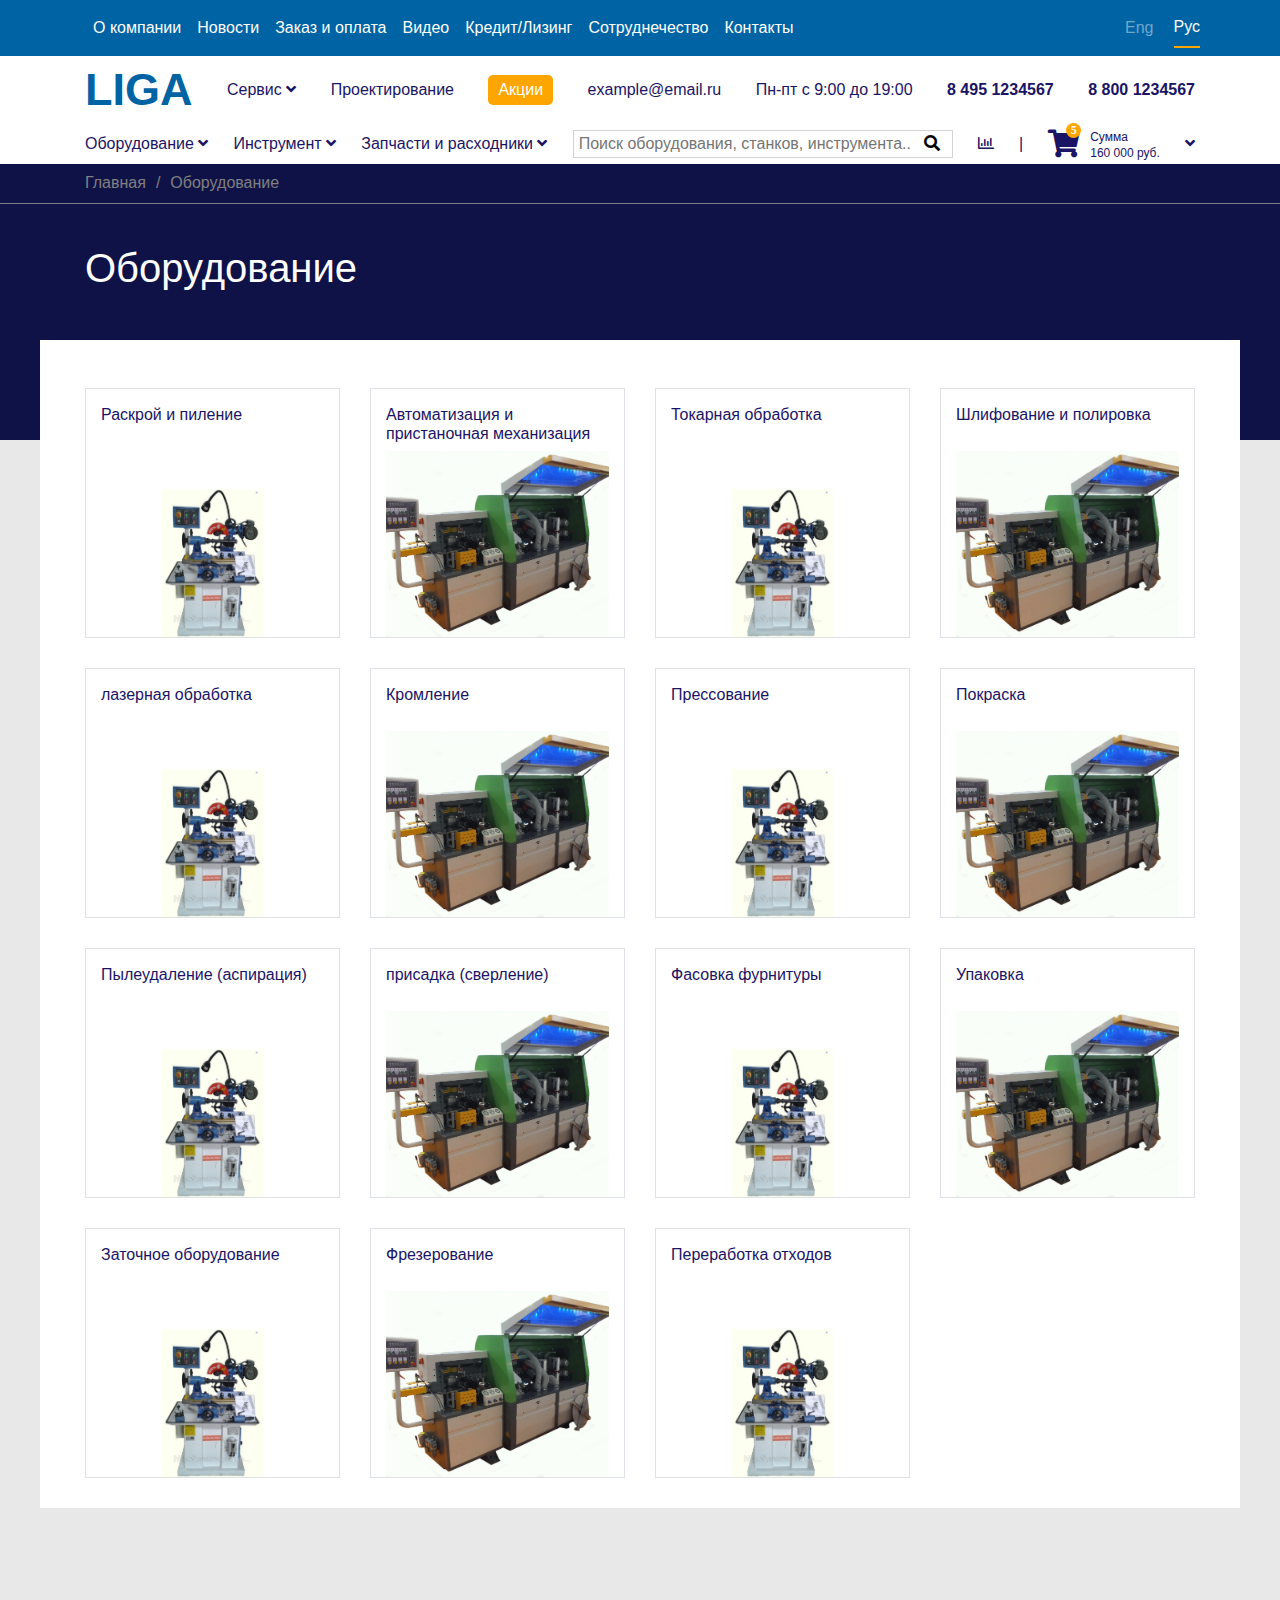
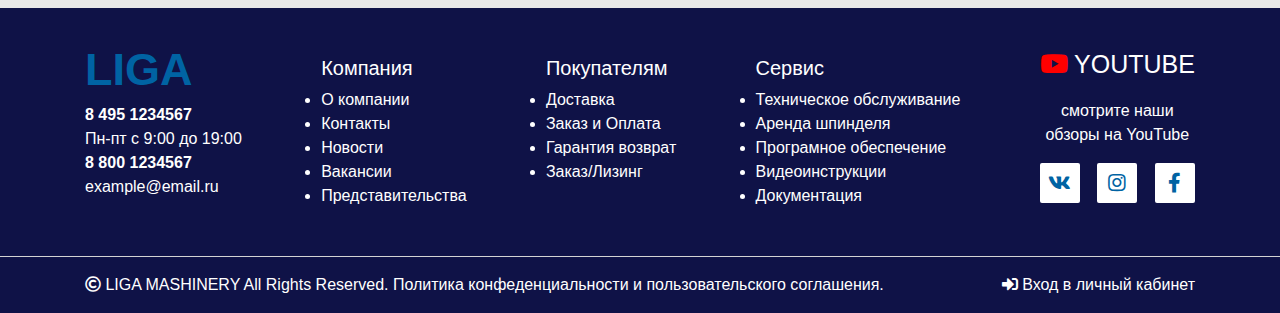
<file: equipment.html>
<!DOCTYPE html>
<html lang="ru">
<head>
  <meta charset="UTF-8">
  <meta name="viewport" content="width=device-width, initial-scale=1.0, shrink-to-fit=no">
  <title>fix66</title>

  <link rel="stylesheet" href="css/bootstrap.min.css">
  <link rel="stylesheet" href="https://use.fontawesome.com/releases/v5.8.1/css/all.css" crossorigin="anonymous">
  <link rel="stylesheet" type="text/css" href="css/main.css">
  <link rel="stylesheet" type="text/css" href="css/documentaition.css">
   

</head>
<body>
	<header class="" >

		<nav class="navbar navbar-expand-lg " style="background-color: #0063a3;">
		    <div class="container">
		    	<button class="navbar-toggler" type="button" data-toggle="collapse" data-target="#navbarSupport">
		      		<span class="navbar-toggler-icon"></span>
	    		</button>
				<div class="collapse navbar-collapse " id="navbarSupport">
					<ul class="navbar-nav ">
				        <li class="nav-item ">
				          <a class="nav-link" href="">О компании</a>
				        </li>
				        <li class="nav-item">
				          <a class="nav-link" href="">Новости</a>
				        </li>
				        <li class="nav-item">
				          <a class="nav-link" href="">Заказ и оплата</a>
				        </li>
				        <li  class="nav-item">
				          <a class="nav-link" href="">Видео</a>
				        </li>
				        <li  class="nav-item">
				          <a class="nav-link" href="">Кредит/Лизинг</a>
				        </li>
				        <li  class="nav-item">
				          <a class="nav-link" href="">Сотруднечество</a>
				        </li>
				        <li  class="nav-item">
				          <a class="nav-link" href="">Контакты</a>
				        </li>
			      	</ul>
			      </div>

				<div class="offset-md-3 mr-20 row lang_container">
			      <div class="lang " >Eng</div>
			      <div class="lang lang_active">Рус</div>
	  			</div>
	  		</div>
	</nav>

	<div class="container heder_hide liga_row">

		<div class="row">
		<div class="col-12 d-flex  justify-content-between align-items-center">
			<div class="logo pointer">LIGA</div>
			<div class="nav_collapse service_hide pointer">Сервис <i class="fas fa-angle-down"></i>
			<div class="service">
				<a href="">Техническое обслуживание</a><br>
				<a href="">Аренда шпинделя</a><br>
				<a href="">Програмное обеспечение</a><br>
				<a href="">Видео-инструкции</a><br>
				<a href="">Документация</a><br><div class="triangle"></div>
			</div>
			</div>
			<div class="nav_collapse pointer">Проектирование</div>
			<div class="orange_btn ">Акции</div>
			<div class="pointer">example@email.ru</div>
			<div class="">Пн-пт с 9:00 до 19:00</div>
			<div class="tel pointer"> 8 495 1234567</div>
			<div class="tel pointer"> 8 800 1234567</div>
		</div>
		</div>
		<div class="row ">
			<div class="col-12 d-flex justify-content-between align-items-center">
				<div class="nav_collapse nav_collapse_1 pointer">Оборудование <i class="fas fa-angle-down"></i><i class="fas fa-angle-up no_display"></i></div>
			<div class="nav_collapse nav_collapse_2 pointer">Инструмент <i class="fas fa-angle-down"></i> <i class="fas fa-angle-up no_display"></i></div>
			<div class="nav_collapse nav_collapse_3 pointer">Запчасти и расходники <i class="fas fa-angle-down"></i><i class="fas fa-angle-up no_display"></i>
			</div>
			<form class="serch">
				<input type="text" name="serch" placeholder="Поиск оборудования, станков, инструмента...">
				<button><i class="fas fa-search"></i></button>
			</form>
			<div class="pointer"><i class="far fa-chart-bar"></i></div>
			<div>|</div>
			<div class="d-flex shoping_busket align-items-center"><i class="fas fa-shopping-cart"><div class="shop_count d-flex justify-content-center align-items-center">5</div></i>
				<div class="sum_rub" ><span class="sum">Сумма</span><br>
				<span class="rub">160 000 руб.</span></div>
				
			</div>
			<div><i class="fas fa-angle-down"></i></div>
		</div>
	</div>

</div>
<div class="container">
		<div class="row fixed_menu no_display liga_row">
			<div class="col-12 d-flex justify-content-between align-items-center">
				<i class="fas fa-bars"></i>
				<div class="nav_collapse nav_collapse_1 pointer">Оборудование <i class="fas fa-angle-down"></i><i class="fas fa-angle-up no_display"></i></div>
			<div class="nav_collapse nav_collapse_2 pointer">Инструмент <i class="fas fa-angle-down"></i> <i class="fas fa-angle-up no_display"></i></div>
			<div class="nav_collapse nav_collapse_3 pointer">Запчасти и расходники <i class="fas fa-angle-down"></i><i class="fas fa-angle-up no_display"></i>
			</div>
			<div class="tel pointer"> 8 800 1234567</div>
			<form class="serch">
				<input type="text" name="serch" placeholder="Поиск">
				<button><i class="fas fa-search"></i></button>
			</form>
			<div class="pointer"><i class="far fa-chart-bar"></i></div>
			<div>|</div>
			<div class="d-flex shoping_busket align-items-center"><i class="fas fa-shopping-cart"><div class="shop_count d-flex justify-content-center align-items-center">5</div></i>
				<div class="sum_rub" ><span class="sum">Сумма</span><br>
				<span class="rub">160 000 руб.</span></div>
				
			</div>
			<div><i class="fas fa-angle-down"></i></div>
		</div>
	</div>
	</div>
<div class="nav_down no_display nav_down_1">
		<div class="container">
		<div class="row">
		
			<div class="col-3">
				<p>Раскрой и пиление</p>
				<a href=""><li>Форматнораскроечные станки</li></a>
				<a href=""><li>Раскроечные центры с чпу</li></a>
				<a href=""><li>Ленточно-пильные станки</li></a>
				<a href=""><li>Панельные пилы</li></a>
				<a href=""><li>Делительные станки</li></a>
				<a href=""><li>форматнораскроечные  станки</li></a>
				<br>
				<p>Токарная обработка</p>

				<p>Шлифование и полировка</p>
				<a href=""><li>Форматнораскроечные станки</li></a>
				<a href=""><li>Раскроечные центры с чпу</li></a>
				<a href=""><li>Ленточно-пильные станки</li></a>
				<a href=""><li>Панельные пилы</li></a>
				<a href=""><li>Делительные станки</li></a>
				<a href=""><li>
				форматнораскроечные  станки</li></a>
				<a href=""><li>Раскроечные центры с чпу</li></a>
				<a href=""><li>Ленточно-пильные станки</li></a>
				<a href=""><li>Панельные пилы</li></a>
				<a href=""><li>Делительные станки</li></a>
				
				<br>
				<p>Лазерная обработка</p>
				<a href=""><li>Форматнораскроечные станки</li></a>
				<a href=""><li>Раскроечные центры с чпу</li></a>
				<br>
			</div>

			<div class="col-3">
				<p>Кромление (облицовка кромкой)</p>
				<a href=""><li>Криволинейные станки</li></a>
				<a href=""><li>Автоматические кромкооблицовачные станки</li></a>
				<a href=""><li>Кромкооблицовачные линии</li></a>
			
				<br>
				<p>Пресование</p>
				<a href=""><li>Горячие и холодные пресса</li></a>
				<a href=""><li>Мембранновакуумные пресса</li></a>
				<a href=""><li>Пресса для гнутья</li></a>
				<a href=""><li>Сборочные ваймы</li></a>
				<br>

				<p>Покраска</p>
				<a href=""><li>Форматнораскроечные станки</li></a>
				<a href=""><li>Раскроечные центры с чпу</li></a>
				<a href=""><li>Ленточно-пильные станки</li></a>
				<a href=""><li>Панельные пилы</li></a>
				
				
				<br>
				<p>Пылеудвление (аспирация)</p>
				<a href=""><li>Форматнораскроечные станки</li></a>
				<a href=""><li>Раскроечные центры с чпу</li></a>
				<br>
			</div>

			<div class="col-3">
				<p>Присадка (сверление)</p>
				<a href=""><li>Форматнораскроечные станки</li></a>
				<a href=""><li>Раскроечные центры с чпу</li></a>
				<a href=""><li>Ленточно-пильные станки</li></a>
				<a href=""><li>Панельные пилы</li></a>
				<a href=""><li>Делительные станки</li></a>
				<a href=""><li>форматнораскроечные  станки</li></a>
				<br>
				<p>Токарная обработка</p>

				<p>Шлифование и полировка</p>
				<a href=""><li>Форматнораскроечные станки</li></a>
				<a href=""><li>Раскроечные центры с чпу</li></a>
				<a href=""><li>Ленточно-пильные станки</li></a>
				<a href=""><li>Панельные пилы</li></a>
				<a href=""><li>Делительные станки</li></a>
				<a href=""><li>
				форматнораскроечные  станки</li></a>
				<a href=""><li>Раскроечные центры с чпу</li></a>
				<a href=""><li>Ленточно-пильные станки</li></a>
				<a href=""><li>Панельные пилы</li></a>
				<a href=""><li>Делительные станки</li></a>
				
				<br>
				<p>Лазерная обработка</p>
				<a href=""><li>Форматнораскроечные станки</li></a>
				<a href=""><li>Раскроечные центры с чпу</li></a>
				<br>
			</div>

			<div class="col-3">
				<p>Раскрой и пиление</p>
				<a href=""><li>Форматнораскроечные станки</li></a>
				<a href=""><li>Раскроечные центры с чпу</li></a>
				<a href=""><li>Ленточно-пильные станки</li></a>
				<a href=""><li>Панельные пилы</li></a>
				<a href=""><li>Делительные станки</li></a>
				<a href=""><li>форматнораскроечные  станки</li></a>
				<br>
				<p>Токарная обработка</p>

				<p>Шлифование и полировка</p>
				<a href=""><li>Форматнораскроечные станки</li></a>
				<a href=""><li>Раскроечные центры с чпу</li></a>
				<a href=""><li>Ленточно-пильные станки</li></a>
				<a href=""><li>Панельные пилы</li></a>
				<a href=""><li>Делительные станки</li></a>
				<a href=""><li>
				форматнораскроечные  станки</li></a>
				<a href=""><li>Раскроечные центры с чпу</li></a>
				<a href=""><li>Ленточно-пильные станки</li></a>
				<a href=""><li>Панельные пилы</li></a>
				<a href=""><li>Делительные станки</li></a>
				
				<br>
				<p>Лазерная обработка</p>
				<a href=""><li>Форматнораскроечные станки</li></a>
				<a href=""><li>Раскроечные центры с чпу</li></a>
				<br>
			</div>
		
		</div>
	</div>
</div>
<div class="nav_down no_display nav_down_2">
		<div class="container">
		<div class="row">
		
			<div class="col-3">
				<p>Раскрой и пиление</p>
				<a href=""><li>Форматнораскроечные станки</li></a>
				<a href=""><li>Раскроечные центры с чпу</li></a>
				<a href=""><li>Ленточно-пильные станки</li></a>
				<a href=""><li>Панельные пилы</li></a>
				<a href=""><li>Делительные станки</li></a>
				<a href=""><li>форматнораскроечные  станки</li></a>
				<br>
				<p>Токарная обработка</p>

				<p>Шлифование и полировка</p>
				<a href=""><li>Форматнораскроечные станки</li></a>
				<a href=""><li>Раскроечные центры с чпу</li></a>
				<a href=""><li>Ленточно-пильные станки</li></a>
				<a href=""><li>Панельные пилы</li></a>
				<a href=""><li>Делительные станки</li></a>
				<a href=""><li>
				форматнораскроечные  станки</li></a>
				<a href=""><li>Раскроечные центры с чпу</li></a>
				<a href=""><li>Ленточно-пильные станки</li></a>
				<a href=""><li>Панельные пилы</li></a>
				<a href=""><li>Делительные станки</li></a>
				
		
			</div>

			<div class="col-3">
				<p>Раскрой и пиление</p>
				<a href=""><li>Форматнораскроечные станки</li></a>
				<a href=""><li>Раскроечные центры с чпу</li></a>
				<a href=""><li>Ленточно-пильные станки</li></a>
				<a href=""><li>Панельные пилы</li></a>
				<a href=""><li>Делительные станки</li></a>
				<a href=""><li>форматнораскроечные  станки</li></a>
				<br>
				<p>Токарная обработка</p>

				<p>Шлифование и полировка</p>
				<a href=""><li>Форматнораскроечные станки</li></a>
				<a href=""><li>Раскроечные центры с чпу</li></a>
				<a href=""><li>Ленточно-пильные станки</li></a>
				<a href=""><li>Панельные пилы</li></a>
				<a href=""><li>Делительные станки</li></a>
				<a href=""><li>
				форматнораскроечные  станки</li></a>
				<a href=""><li>Раскроечные центры с чпу</li></a>
				<a href=""><li>
			</div>

			<div class="col-3">
				<p>Раскрой и пиление</p>
				<a href=""><li>Форматнораскроечные станки</li></a>
				<a href=""><li>Раскроечные центры с чпу</li></a>
				<a href=""><li>Ленточно-пильные станки</li></a>
				<a href=""><li>Панельные пилы</li></a>
				<a href=""><li>Делительные станки</li></a>
				<a href=""><li>форматнораскроечные  станки</li></a>
				<br>
				<p>Токарная обработка</p>

				<p>Шлифование и полировка</p>
				<a href=""><li>Форматнораскроечные станки</li></a>
				<a href=""><li>Раскроечные центры с чпу</li></a>
				<a href=""><li>Ленточно-пильные станки</li></a>
				
			</div>

			<div class="col-3">
				<p>Раскрой и пиление</p>
				<a href=""><li>Форматнораскроечные станки</li></a>
				<a href=""><li>Раскроечные центры с чпу</li></a>
				<a href=""><li>Ленточно-пильные станки</li></a>
				<a href=""><li>Панельные пилы</li></a>
				<a href=""><li>Делительные станки</li></a>
				
			</div>
		
	</div>
</div>
</div>
<div class="nav_down no_display nav_down_3">
		<div class="container">
		<div class="row">
		
			<div class="col-3">
				<p>Лазерная обработка</p>
				<a href=""><li>Панельные пилы</li></a>
				<a href=""><li>Делительные станки</li></a>
				<a href=""><li>
				форматнораскроечные  станки</li></a>
				<a href=""><li>Раскроечные центры с чпу</li></a>
				<a href=""><li>Ленточно-пильные станки</li></a>
				<a href=""><li>Панельные пилы</li></a>
				<a href=""><li>Делительные станки</li></a>
				
				<br>
				<p>Лазерная обработка</p>
				<a href=""><li>Форматнораскроечные станки</li></a>
				<a href=""><li>Раскроечные центры с чпу</li></a>
				<br>
			</div>

			<div class="col-3">
				<p>Раскрой и пиление</p>
				<a href=""><li>Форматнораскроечные станки</li></a>
				<a href=""><li>Раскроечные центры с чпу</li></a>
				<a href=""><li>Ленточно-пильные станки</li></a>
				<a href=""><li>Панельные пилы</li></a>
				<a href=""><li>Делительные станки</li></a>
				<a href=""><li>форматнораскроечные  станки</li></a>
				<br>
				<p>Токарная обработка</p>

				
			</div>

			<div class="col-3">
				<p>Раскрой и пиление</p>
				
				<br>
				<p>Токарная обработка</p>

				<p>Шлифование и полировка</p>
				
				<br>
				<p>Лазерная обработка</p>
				
				<br>
			</div>

			<div class="col-3">
				<p>Раскрой и пиление</p>
				
				
				<br>
				<p>Лазерная обработка</p>
				<a href=""><li>Форматнораскроечные станки</li></a>
				<a href=""><li>Раскроечные центры с чпу</li></a>
				<br>
			</div>
		
	</div>
</div>
</div>
</header>

<section class="section">
	<div class="container-fluid d-flex align-items-center">
		<div class="container">
			<div class="row">
			<div class="col-12 d-flex">
				<div class="nav_path">Главная</div>
				<div class="slash">/</div>
				<div class="nav_path">Оборудование</div>
			</div>	
			</div>
		</div>
	</div>
	<div class="container">
		<h1>Оборудование</h1>
	</div>
</section>

<section class="main_content">
	<div class="main_content_container white_background">
	<div class="container mt-5">		
		<div class="row">
			<div class="col-3">
				<div class="col-12 equp_item border frame pt-3">
					<h6 >Раскрой и пиление</h6>	
					<div class="img">	
					<img src="img/1.jpg"></div>
				</div>
			</div>
			<div class="col-3">
				<div class="col-12 equp_item border frame pt-3">
					<h6 >Автоматизация и пристаночная механизация</h6>	<div class="img">	
					<img src="img/2.jpg"></div>
				</div>
			</div>
			<div class="col-3">
				<div class="col-12 equp_item border frame pt-3">
					<h6 >Токарная обработка</h6>	<div class="img">	
					<img src="img/1.jpg"></div>
				</div>
			</div>
			<div class="col-3">
				<div class="col-12 equp_item border frame pt-3">
					<h6 >Шлифование и полировка</h6>	<div class="img">	
					<img src="img/2.jpg"></div>
				</div>
			</div>
			<div class="col-3">
				<div class="col-12 equp_item border frame pt-3">
					<h6 >лазерная обработка</h6>		
					<div class="img">	
					<img src="img/1.jpg"></div>
				</div>
			</div>
			<div class="col-3">
				<div class="col-12 equp_item border frame pt-3">
					<h6 >Кромление</h6>	<div class="img">	
					<img src="img/2.jpg"></div>
				</div>
			</div>
			<div class="col-3">
				<div class="col-12 equp_item border frame pt-3">
					<h6 >Прессование</h6>		
					<div class="img">	
					<img src="img/1.jpg"></div>
				</div>
			</div>
			<div class="col-3">
				<div class="col-12 equp_item border frame pt-3">
					<h6 >Покраска</h6>		
					<div class="img">	
					<img src="img/2.jpg"></div>
				</div>
			</div>
			<div class="col-3">
				<div class="col-12 equp_item border frame pt-3">
					<h6 >Пылеудаление (аспирация)</h6>		
					<div class="img">	
					<img src="img/1.jpg"></div>
				</div>
			</div>
			<div class="col-3">
				<div class="col-12 equp_item border frame pt-3">
					<h6 >присадка (сверление)</h6>	<div class="img">	
					<img src="img/2.jpg"></div>
				</div>
			</div>
			<div class="col-3">
				<div class="col-12 equp_item border frame pt-3">
					<h6 >Фасовка фурнитуры</h6>		
					<div class="img">	
					<img src="img/1.jpg"></div>
				</div>
			</div>
			<div class="col-3">
				<div class="col-12 equp_item border frame pt-3">
					<h6 >Упаковка</h6>	<div class="img">	
					<img src="img/2.jpg"></div>
				</div>
			</div>
			<div class="col-3">
				<div class="col-12 equp_item border frame pt-3">
					<h6 >Заточное оборудование</h6>	<div class="img">	
					<img src="img/1.jpg"></div>
				</div>
			</div>
			<div class="col-3">
				<div class="col-12 equp_item border frame pt-3">
					<h6 >Фрезерование</h6>		
					<div class="img">	
					<img src="img/2.jpg"></div>
				</div>
			</div>
			<div class="col-3">
				<div class="col-12 equp_item border frame pt-3">
					<h6 >Переработка отходов</h6>		
					<div class="img">	
					<img src="img/1.jpg"></div>
				</div>
			</div>

		</div>			
	</div>
</div>
</section>
<footer>
	<div class="container pt-5 pb-5">
		<div class="row ">
			<div class="col-12 d-flex justify-content-between align-items-start">
			<div class="footer_item">
				<div class="logo pointer">LIGA</div>
				<div class="tel pointer"> 8 495 1234567</div>
				<div class="">Пн-пт с 9:00 до 19:00</div>
				<div class="tel pointer"> 8 800 1234567</div>
				<div class="pointer">example@email.ru</div>

			</div>
			<div class="footer_item">
				<h5>Компания</h5>
				
					<li><a href="">О компании</a></li>
					<li><a href="">Контакты</a></li>
					<li><a href="">Новости</a></li>
					<li><a href="">Вакансии</a></li>
					<li><a href="">Представительства</a></li>
				</div>
				<div class="footer_item">
				<h5>Покупателям</h5>
				
					<li><a href="">Доставка</a></li>
					<li><a href="">Заказ и Оплата</a></li>
					<li><a href="">Гарантия  возврат</a></li>
					<li><a href="">Заказ/Лизинг</a></li>
					
				</div>
				<div class="footer_item">
				<h5>Сервис</h5>
				
					<li><a href="">Техническое обслуживание</a></li>
					<li><a href="">Аренда шпинделя</a></li>
					<li><a href="">Програмное обеспечение </a></li>
					<li><a href="">Видеоинструкции</a></li>
					<li><a href="">Документация</a></li>
				</div>
				<div class="footer_item d-flex flex-column">
					<p class="youtube pointer">
					<i class="fab fa-youtube"></i>
					<span>YOUTUBE</span>
					</p>
					<p >смотрите наши<br> обзоры на YouTube</p>
					<div class="footer_icons d-flex justify-content-between">
						<div class="footer_icon"><i class="fab fa-vk"></i></div>
					<div class="footer_icon"><i class="fab fa-instagram"></i></div>
				<div class="footer_icon"><i class="fab fa-facebook-f"></i></div>
			</div>
				</div>
			</div>
		</div>
	</div>
	<div class="coptrite pt-3">
	<div class="container ">
		<div class="row">
	<div class="col-12  d-flex justify-content-between">
		<p><i class="far fa-copyright"></i> LIGA MASHINERY All Rights Reserved. Политика конфеденциальности и пользовательского соглашения.</p>

		<p class="enter"> <i class="fas fa-sign-in-alt"></i> Вход в личный кабинет</p>
	</div>
</div>
</div>
</div>
</footer>
	<script src="https://ajax.googleapis.com/ajax/libs/jquery/3.3.1/jquery.min.js"></script>
  <script src="https://maxcdn.bootstrapcdn.com/bootstrap/4.1.0/js/bootstrap.min.js"></script>
  <script src="js/main.js"></script>
</body>
</file>
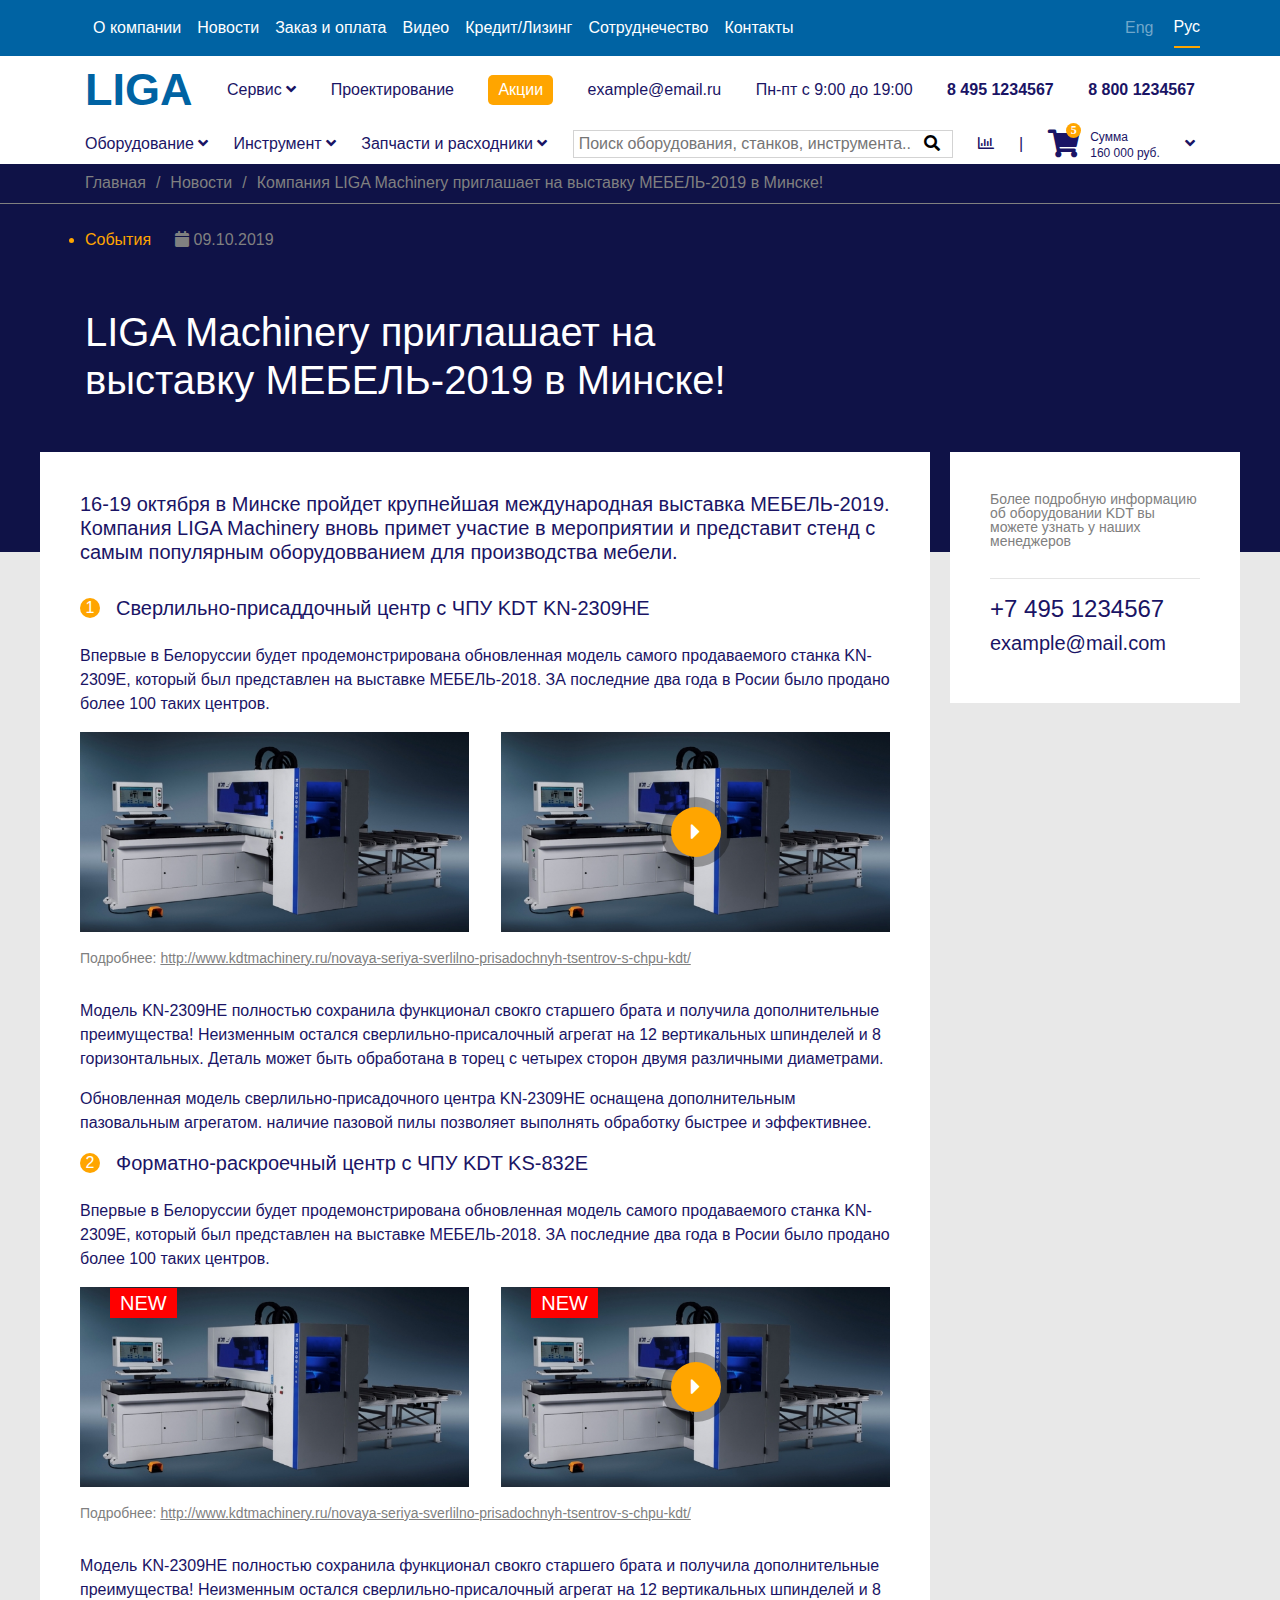
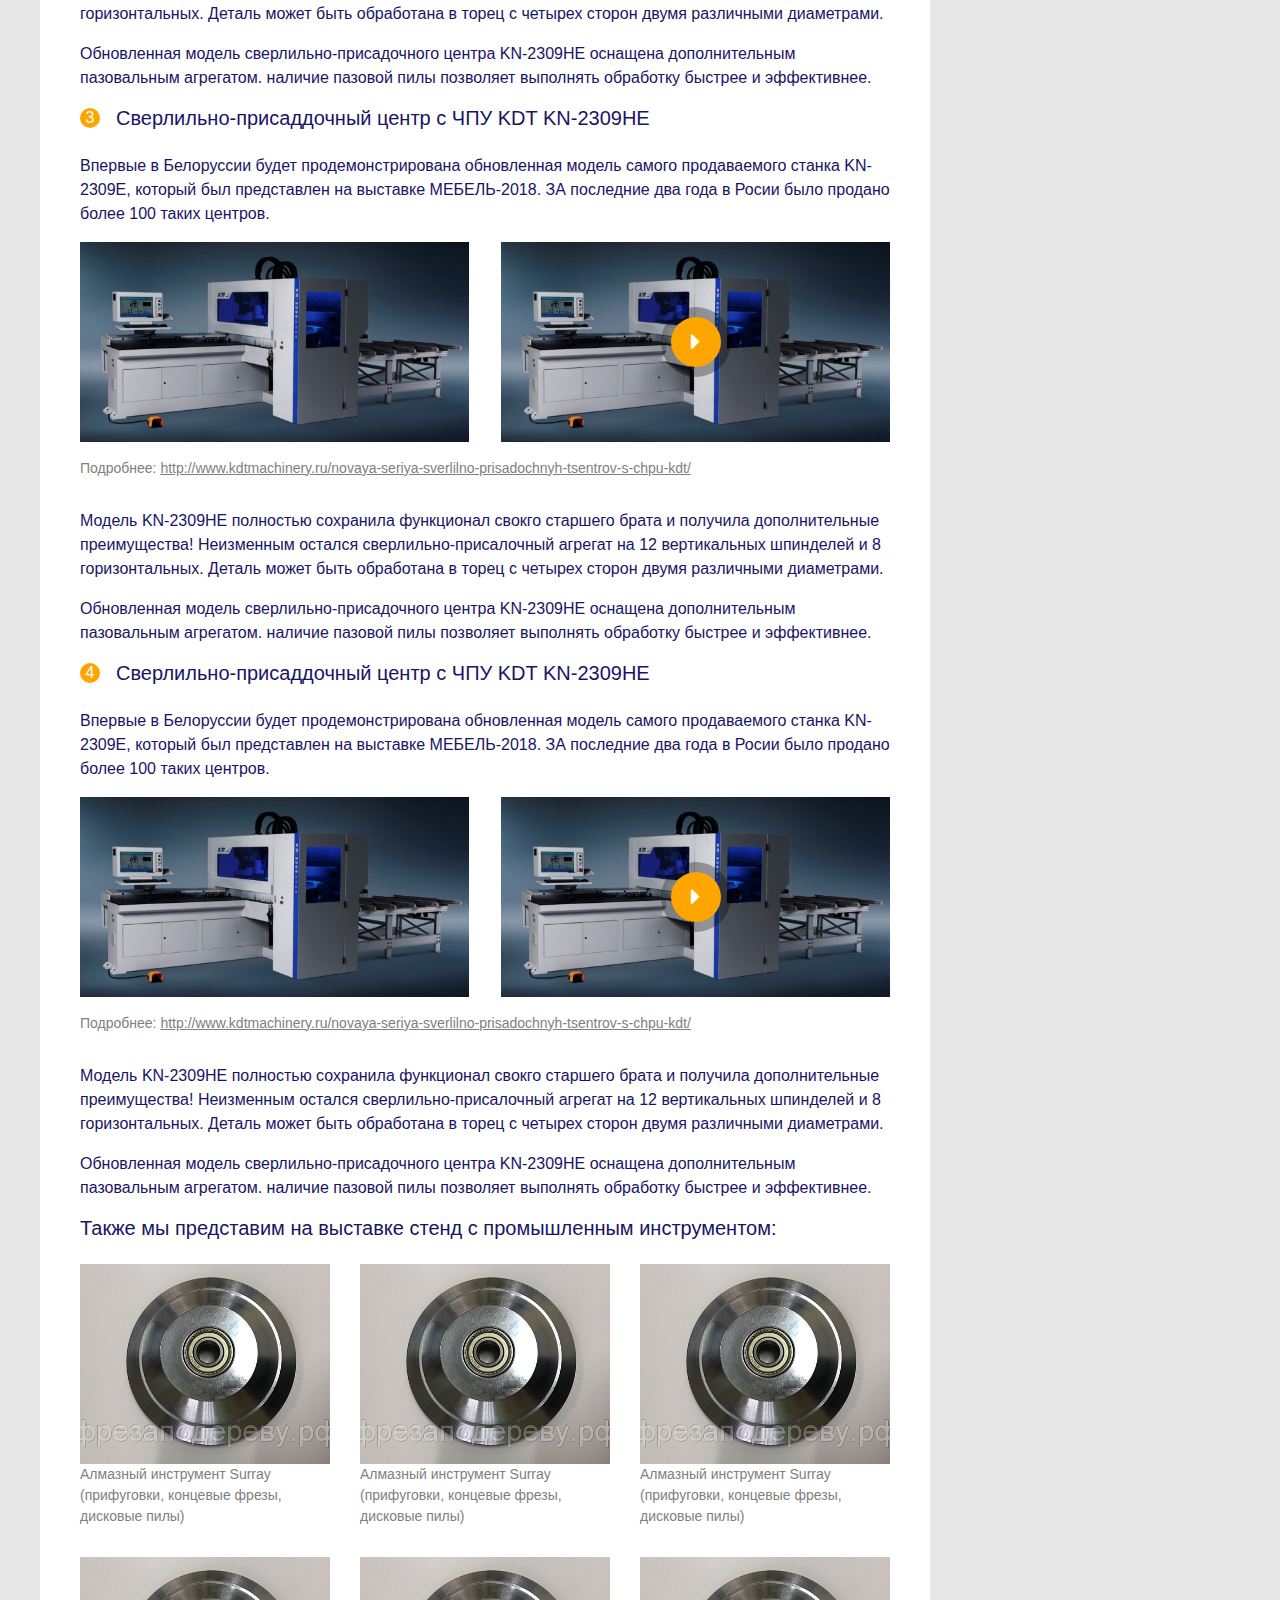
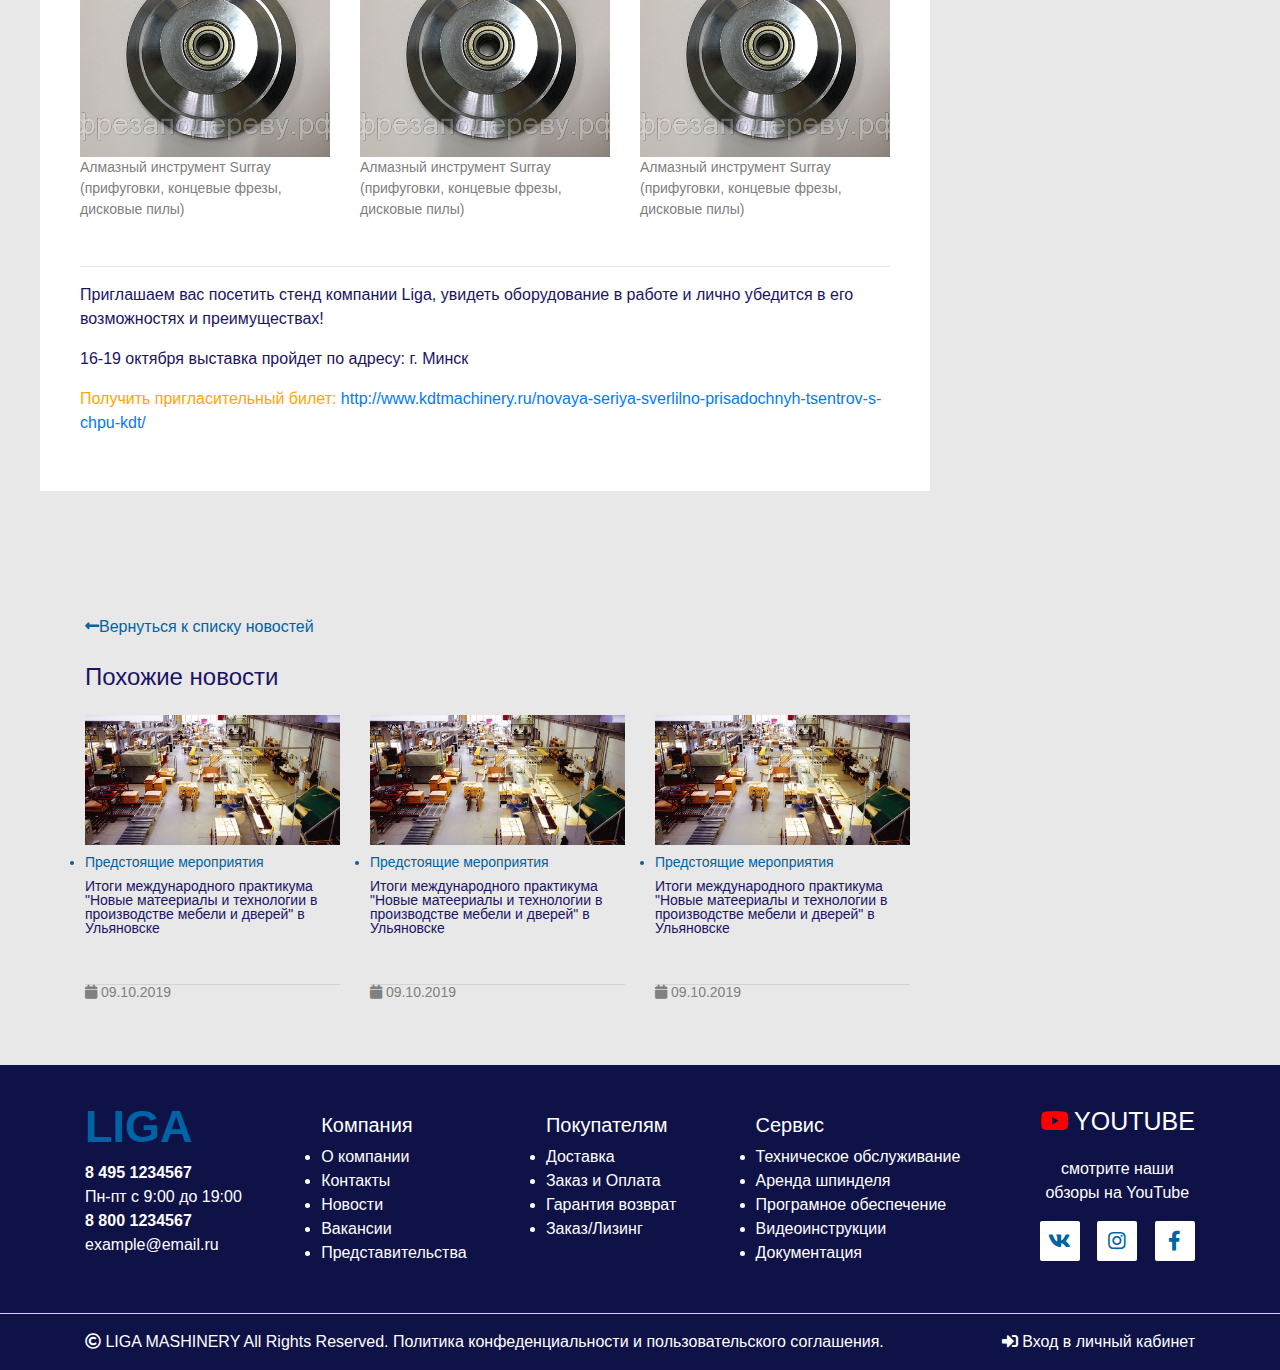
<file: event.html>
<!DOCTYPE html>
<html lang="ru">
<head>
  <meta charset="UTF-8">
  <meta name="viewport" content="width=device-width, initial-scale=1.0, shrink-to-fit=no">
  <title>fix66</title>

  <link rel="stylesheet" href="css/bootstrap.min.css">
  <link rel="stylesheet" href="https://use.fontawesome.com/releases/v5.8.1/css/all.css" crossorigin="anonymous">
  <link rel="stylesheet" type="text/css" href="css/main.css">
  <link rel="stylesheet" type="text/css" href="css/documentaition.css">
   

</head>
<body>
	<header class="" >

		<nav class="navbar navbar-expand-lg " style="background-color: #0063a3;">
		    <div class="container">
		    	<button class="navbar-toggler" type="button" data-toggle="collapse" data-target="#navbarSupport">
		      		<span class="navbar-toggler-icon"></span>
	    		</button>
				<div class="collapse navbar-collapse " id="navbarSupport">
					<ul class="navbar-nav ">
				        <li class="nav-item ">
				          <a class="nav-link" href="">О компании</a>
				        </li>
				        <li class="nav-item">
				          <a class="nav-link" href="">Новости</a>
				        </li>
				        <li class="nav-item">
				          <a class="nav-link" href="">Заказ и оплата</a>
				        </li>
				        <li  class="nav-item">
				          <a class="nav-link" href="">Видео</a>
				        </li>
				        <li  class="nav-item">
				          <a class="nav-link" href="">Кредит/Лизинг</a>
				        </li>
				        <li  class="nav-item">
				          <a class="nav-link" href="">Сотруднечество</a>
				        </li>
				        <li  class="nav-item">
				          <a class="nav-link" href="">Контакты</a>
				        </li>
			      	</ul>
			      </div>

				<div class="offset-md-3 mr-20 row lang_container">
			      <div class="lang " >Eng</div>
			      <div class="lang lang_active">Рус</div>
	  			</div>
	  		</div>
	</nav>

	<div class="container heder_hide liga_row">

		<div class="row">
		<div class="col-12 d-flex  justify-content-between align-items-center">
			<div class="logo pointer">LIGA</div>
			<div class="nav_collapse service_hide pointer">Сервис <i class="fas fa-angle-down"></i>
			<div class="service">
				<a href="">Техническое обслуживание</a><br>
				<a href="">Аренда шпинделя</a><br>
				<a href="">Програмное обеспечение</a><br>
				<a href="">Видео-инструкции</a><br>
				<a href="">Документация</a><br><div class="triangle"></div>
			</div>
			</div>
			<div class="nav_collapse pointer">Проектирование</div>
			<div class="orange_btn ">Акции</div>
			<div class="pointer">example@email.ru</div>
			<div class="">Пн-пт с 9:00 до 19:00</div>
			<div class="tel pointer"> 8 495 1234567</div>
			<div class="tel pointer"> 8 800 1234567</div>
		</div>
		</div>
		<div class="row ">
			<div class="col-12 d-flex justify-content-between align-items-center">
				<div class="nav_collapse nav_collapse_1 pointer">Оборудование <i class="fas fa-angle-down"></i><i class="fas fa-angle-up no_display"></i></div>
			<div class="nav_collapse nav_collapse_2 pointer">Инструмент <i class="fas fa-angle-down"></i> <i class="fas fa-angle-up no_display"></i></div>
			<div class="nav_collapse nav_collapse_3 pointer">Запчасти и расходники <i class="fas fa-angle-down"></i><i class="fas fa-angle-up no_display"></i>
			</div>
			<form class="serch">
				<input type="text" name="serch" placeholder="Поиск оборудования, станков, инструмента...">
				<button><i class="fas fa-search"></i></button>
			</form>
			<div class="pointer"><i class="far fa-chart-bar"></i></div>
			<div>|</div>
			<div class="d-flex shoping_busket align-items-center"><i class="fas fa-shopping-cart"><div class="shop_count d-flex justify-content-center align-items-center">5</div></i>
				<div class="sum_rub" ><span class="sum">Сумма</span><br>
				<span class="rub">160 000 руб.</span></div>
				
			</div>
			<div><i class="fas fa-angle-down"></i></div>
		</div>
	</div>

</div>
<div class="container">
		<div class="row fixed_menu no_display liga_row">
			<div class="col-12 d-flex justify-content-between align-items-center">
				<i class="fas fa-bars"></i>
				<div class="nav_collapse nav_collapse_1 pointer">Оборудование <i class="fas fa-angle-down"></i><i class="fas fa-angle-up no_display"></i></div>
			<div class="nav_collapse nav_collapse_2 pointer">Инструмент <i class="fas fa-angle-down"></i> <i class="fas fa-angle-up no_display"></i></div>
			<div class="nav_collapse nav_collapse_3 pointer">Запчасти и расходники <i class="fas fa-angle-down"></i><i class="fas fa-angle-up no_display"></i>
			</div>
			<div class="tel pointer"> 8 800 1234567</div>
			<form class="serch">
				<input type="text" name="serch" placeholder="Поиск">
				<button><i class="fas fa-search"></i></button>
			</form>
			<div class="pointer"><i class="far fa-chart-bar"></i></div>
			<div>|</div>
			<div class="d-flex shoping_busket align-items-center"><i class="fas fa-shopping-cart"><div class="shop_count d-flex justify-content-center align-items-center">5</div></i>
				<div class="sum_rub" ><span class="sum">Сумма</span><br>
				<span class="rub">160 000 руб.</span></div>
				
			</div>
			<div><i class="fas fa-angle-down"></i></div>
		</div>
	</div>
	</div>
<div class="nav_down no_display nav_down_1">
		<div class="container">
		<div class="row">
		
			<div class="col-3">
				<p>Раскрой и пиление</p>
				<a href=""><li>Форматнораскроечные станки</li></a>
				<a href=""><li>Раскроечные центры с чпу</li></a>
				<a href=""><li>Ленточно-пильные станки</li></a>
				<a href=""><li>Панельные пилы</li></a>
				<a href=""><li>Делительные станки</li></a>
				<a href=""><li>форматнораскроечные  станки</li></a>
				<br>
				<p>Токарная обработка</p>

				<p>Шлифование и полировка</p>
				<a href=""><li>Форматнораскроечные станки</li></a>
				<a href=""><li>Раскроечные центры с чпу</li></a>
				<a href=""><li>Ленточно-пильные станки</li></a>
				<a href=""><li>Панельные пилы</li></a>
				<a href=""><li>Делительные станки</li></a>
				<a href=""><li>
				форматнораскроечные  станки</li></a>
				<a href=""><li>Раскроечные центры с чпу</li></a>
				<a href=""><li>Ленточно-пильные станки</li></a>
				<a href=""><li>Панельные пилы</li></a>
				<a href=""><li>Делительные станки</li></a>
				
				<br>
				<p>Лазерная обработка</p>
				<a href=""><li>Форматнораскроечные станки</li></a>
				<a href=""><li>Раскроечные центры с чпу</li></a>
				<br>
			</div>

			<div class="col-3">
				<p>Кромление (облицовка кромкой)</p>
				<a href=""><li>Криволинейные станки</li></a>
				<a href=""><li>Автоматические кромкооблицовачные станки</li></a>
				<a href=""><li>Кромкооблицовачные линии</li></a>
			
				<br>
				<p>Пресование</p>
				<a href=""><li>Горячие и холодные пресса</li></a>
				<a href=""><li>Мембранновакуумные пресса</li></a>
				<a href=""><li>Пресса для гнутья</li></a>
				<a href=""><li>Сборочные ваймы</li></a>
				<br>

				<p>Покраска</p>
				<a href=""><li>Форматнораскроечные станки</li></a>
				<a href=""><li>Раскроечные центры с чпу</li></a>
				<a href=""><li>Ленточно-пильные станки</li></a>
				<a href=""><li>Панельные пилы</li></a>
				
				
				<br>
				<p>Пылеудвление (аспирация)</p>
				<a href=""><li>Форматнораскроечные станки</li></a>
				<a href=""><li>Раскроечные центры с чпу</li></a>
				<br>
			</div>

			<div class="col-3">
				<p>Присадка (сверление)</p>
				<a href=""><li>Форматнораскроечные станки</li></a>
				<a href=""><li>Раскроечные центры с чпу</li></a>
				<a href=""><li>Ленточно-пильные станки</li></a>
				<a href=""><li>Панельные пилы</li></a>
				<a href=""><li>Делительные станки</li></a>
				<a href=""><li>форматнораскроечные  станки</li></a>
				<br>
				<p>Токарная обработка</p>

				<p>Шлифование и полировка</p>
				<a href=""><li>Форматнораскроечные станки</li></a>
				<a href=""><li>Раскроечные центры с чпу</li></a>
				<a href=""><li>Ленточно-пильные станки</li></a>
				<a href=""><li>Панельные пилы</li></a>
				<a href=""><li>Делительные станки</li></a>
				<a href=""><li>
				форматнораскроечные  станки</li></a>
				<a href=""><li>Раскроечные центры с чпу</li></a>
				<a href=""><li>Ленточно-пильные станки</li></a>
				<a href=""><li>Панельные пилы</li></a>
				<a href=""><li>Делительные станки</li></a>
				
				<br>
				<p>Лазерная обработка</p>
				<a href=""><li>Форматнораскроечные станки</li></a>
				<a href=""><li>Раскроечные центры с чпу</li></a>
				<br>
			</div>

			<div class="col-3">
				<p>Раскрой и пиление</p>
				<a href=""><li>Форматнораскроечные станки</li></a>
				<a href=""><li>Раскроечные центры с чпу</li></a>
				<a href=""><li>Ленточно-пильные станки</li></a>
				<a href=""><li>Панельные пилы</li></a>
				<a href=""><li>Делительные станки</li></a>
				<a href=""><li>форматнораскроечные  станки</li></a>
				<br>
				<p>Токарная обработка</p>

				<p>Шлифование и полировка</p>
				<a href=""><li>Форматнораскроечные станки</li></a>
				<a href=""><li>Раскроечные центры с чпу</li></a>
				<a href=""><li>Ленточно-пильные станки</li></a>
				<a href=""><li>Панельные пилы</li></a>
				<a href=""><li>Делительные станки</li></a>
				<a href=""><li>
				форматнораскроечные  станки</li></a>
				<a href=""><li>Раскроечные центры с чпу</li></a>
				<a href=""><li>Ленточно-пильные станки</li></a>
				<a href=""><li>Панельные пилы</li></a>
				<a href=""><li>Делительные станки</li></a>
				
				<br>
				<p>Лазерная обработка</p>
				<a href=""><li>Форматнораскроечные станки</li></a>
				<a href=""><li>Раскроечные центры с чпу</li></a>
				<br>
			</div>
		
		</div>
	</div>
</div>
<div class="nav_down no_display nav_down_2">
		<div class="container">
		<div class="row">
		
			<div class="col-3">
				<p>Раскрой и пиление</p>
				<a href=""><li>Форматнораскроечные станки</li></a>
				<a href=""><li>Раскроечные центры с чпу</li></a>
				<a href=""><li>Ленточно-пильные станки</li></a>
				<a href=""><li>Панельные пилы</li></a>
				<a href=""><li>Делительные станки</li></a>
				<a href=""><li>форматнораскроечные  станки</li></a>
				<br>
				<p>Токарная обработка</p>

				<p>Шлифование и полировка</p>
				<a href=""><li>Форматнораскроечные станки</li></a>
				<a href=""><li>Раскроечные центры с чпу</li></a>
				<a href=""><li>Ленточно-пильные станки</li></a>
				<a href=""><li>Панельные пилы</li></a>
				<a href=""><li>Делительные станки</li></a>
				<a href=""><li>
				форматнораскроечные  станки</li></a>
				<a href=""><li>Раскроечные центры с чпу</li></a>
				<a href=""><li>Ленточно-пильные станки</li></a>
				<a href=""><li>Панельные пилы</li></a>
				<a href=""><li>Делительные станки</li></a>
				
		
			</div>

			<div class="col-3">
				<p>Раскрой и пиление</p>
				<a href=""><li>Форматнораскроечные станки</li></a>
				<a href=""><li>Раскроечные центры с чпу</li></a>
				<a href=""><li>Ленточно-пильные станки</li></a>
				<a href=""><li>Панельные пилы</li></a>
				<a href=""><li>Делительные станки</li></a>
				<a href=""><li>форматнораскроечные  станки</li></a>
				<br>
				<p>Токарная обработка</p>

				<p>Шлифование и полировка</p>
				<a href=""><li>Форматнораскроечные станки</li></a>
				<a href=""><li>Раскроечные центры с чпу</li></a>
				<a href=""><li>Ленточно-пильные станки</li></a>
				<a href=""><li>Панельные пилы</li></a>
				<a href=""><li>Делительные станки</li></a>
				<a href=""><li>
				форматнораскроечные  станки</li></a>
				<a href=""><li>Раскроечные центры с чпу</li></a>
				<a href=""><li>
			</div>

			<div class="col-3">
				<p>Раскрой и пиление</p>
				<a href=""><li>Форматнораскроечные станки</li></a>
				<a href=""><li>Раскроечные центры с чпу</li></a>
				<a href=""><li>Ленточно-пильные станки</li></a>
				<a href=""><li>Панельные пилы</li></a>
				<a href=""><li>Делительные станки</li></a>
				<a href=""><li>форматнораскроечные  станки</li></a>
				<br>
				<p>Токарная обработка</p>

				<p>Шлифование и полировка</p>
				<a href=""><li>Форматнораскроечные станки</li></a>
				<a href=""><li>Раскроечные центры с чпу</li></a>
				<a href=""><li>Ленточно-пильные станки</li></a>
				
			</div>

			<div class="col-3">
				<p>Раскрой и пиление</p>
				<a href=""><li>Форматнораскроечные станки</li></a>
				<a href=""><li>Раскроечные центры с чпу</li></a>
				<a href=""><li>Ленточно-пильные станки</li></a>
				<a href=""><li>Панельные пилы</li></a>
				<a href=""><li>Делительные станки</li></a>
				
			</div>
		
	</div>
</div>
</div>
<div class="nav_down no_display nav_down_3">
		<div class="container">
		<div class="row">
		
			<div class="col-3">
				<p>Лазерная обработка</p>
				<a href=""><li>Панельные пилы</li></a>
				<a href=""><li>Делительные станки</li></a>
				<a href=""><li>
				форматнораскроечные  станки</li></a>
				<a href=""><li>Раскроечные центры с чпу</li></a>
				<a href=""><li>Ленточно-пильные станки</li></a>
				<a href=""><li>Панельные пилы</li></a>
				<a href=""><li>Делительные станки</li></a>
				
				<br>
				<p>Лазерная обработка</p>
				<a href=""><li>Форматнораскроечные станки</li></a>
				<a href=""><li>Раскроечные центры с чпу</li></a>
				<br>
			</div>

			<div class="col-3">
				<p>Раскрой и пиление</p>
				<a href=""><li>Форматнораскроечные станки</li></a>
				<a href=""><li>Раскроечные центры с чпу</li></a>
				<a href=""><li>Ленточно-пильные станки</li></a>
				<a href=""><li>Панельные пилы</li></a>
				<a href=""><li>Делительные станки</li></a>
				<a href=""><li>форматнораскроечные  станки</li></a>
				<br>
				<p>Токарная обработка</p>

				
			</div>

			<div class="col-3">
				<p>Раскрой и пиление</p>
				
				<br>
				<p>Токарная обработка</p>

				<p>Шлифование и полировка</p>
				
				<br>
				<p>Лазерная обработка</p>
				
				<br>
			</div>

			<div class="col-3">
				<p>Раскрой и пиление</p>
				
				
				<br>
				<p>Лазерная обработка</p>
				<a href=""><li>Форматнораскроечные станки</li></a>
				<a href=""><li>Раскроечные центры с чпу</li></a>
				<br>
			</div>
		
	</div>
</div>
</div>
</header>

<section class="section">
	<div class="container-fluid d-flex align-items-center">
		<div class="container">
			<div class="row">
			<div class="col-12 d-flex">
				<div class="nav_path">Главная</div>
				<div class="slash">/</div>
				<div class="nav_path">Новости</div>
				<div class="slash">/</div>
				<div class="nav_path">Компания LIGA Machinery приглашает на выставку МЕБЕЛЬ-2019 в Минске!</div>
				
			</div>	
			</div>
		</div>
	</div>
	<div class="container mt-4">
		<div class="d-flex"> <li class="orange event_name">События</li> <p class="gray ml-4"><i class="fas fa-calendar"></i> 09.10.2019</p></div>
		<h1>LIGA Machinery приглашает на<br> выставку МЕБЕЛЬ-2019 в Минске!</h1>
</section>

<section class="main_content">
	<div class="main_content_container d-flex justify-content-between align-items-start">
		<div class="left_main white_background">
			<div class="row mb-4">
				<div class="col-12">
					<h5>16-19 октября в Минске пройдет крупнейшая международная выставка МЕБЕЛЬ-2019. Компания LIGA Machinery вновь примет участие в мероприятии и представит стенд с самым популярным оборудовванием для производства мебели.</h5>
				</div>
			</div>
			<div class="row mb-4">
				<div class="col-12 d-flex align-items-center">
					<div class="number d-flex justify-content-center align-items-center mr-3">1</div>
					<h5 class="mb-0">Сверлильно-присаддочный центр с ЧПУ KDT KN-2309HE</h5>
				</div>
			</div>
			<p>Впервые в Белоруссии будет продемонстрирована обновленная модель самого продаваемого станка KN-2309E, который был представлен на выставке МЕБЕЛЬ-2018. ЗА последние два года в Росии было продано более 100 таких центров.</p>
			<div class="d-flex justify-content-between mb-3">
				<div class="item_img"></div>
				<div class="item_img">
					<div class="play_video"><i class="fas fa-caret-right"></i></div>
				</div>
			</div>
			<div class="caption"> Подробнее: <a href="">http://www.kdtmachinery.ru/novaya-seriya-sverlilno-prisadochnyh-tsentrov-s-chpu-kdt/</a>
			</div>
			
			<p>Модель KN-2309HE полностью сохранила функционал свокго старшего брата и получила дополнительные преимущества! Неизменным остался сверлильно-присалочный агрегат на 12 вертикальных шпинделей и 8 горизонтальных. Деталь может быть обработана в торец с четырех сторон двумя различными диаметрами.</p>
			<p>Обновленная модель сверлильно-присадочного центра KN-2309HE оснащена дополнительным пазовальным агрегатом. наличие пазовой пилы позволяет выполнять обработку быстрее и эффективнее.</p>
			<div class="row mb-4">
				<div class="col-12 d-flex align-items-center">
					<div class="number d-flex justify-content-center align-items-center mr-3">2</div>
					<h5 class="mb-0">Форматно-раскроечный центр с ЧПУ KDT KS-832E</h5>
				</div>
			</div>
			<p>Впервые в Белоруссии будет продемонстрирована обновленная модель самого продаваемого станка KN-2309E, который был представлен на выставке МЕБЕЛЬ-2018. ЗА последние два года в Росии было продано более 100 таких центров.</p>
			<div class="d-flex justify-content-between mb-3">
				<div class="item_img"><div class="new">NEW</div></div>
				<div class="item_img"><div class="new">NEW</div>
					<div class="play_video"><i class="fas fa-caret-right"></i></div>
				</div>
			</div>
			<div class="caption"> Подробнее: <a href="">http://www.kdtmachinery.ru/novaya-seriya-sverlilno-prisadochnyh-tsentrov-s-chpu-kdt/</a>
			</div>
			
			<p>Модель KN-2309HE полностью сохранила функционал свокго старшего брата и получила дополнительные преимущества! Неизменным остался сверлильно-присалочный агрегат на 12 вертикальных шпинделей и 8 горизонтальных. Деталь может быть обработана в торец с четырех сторон двумя различными диаметрами.</p>
			<p>Обновленная модель сверлильно-присадочного центра KN-2309HE оснащена дополнительным пазовальным агрегатом. наличие пазовой пилы позволяет выполнять обработку быстрее и эффективнее.</p>
			<div class="row mb-4">
				<div class="col-12 d-flex align-items-center">
					<div class="number d-flex justify-content-center align-items-center mr-3">3</div>
					<h5 class="mb-0">Сверлильно-присаддочный центр с ЧПУ KDT KN-2309HE</h5>
				</div>
			</div>
			<p>Впервые в Белоруссии будет продемонстрирована обновленная модель самого продаваемого станка KN-2309E, который был представлен на выставке МЕБЕЛЬ-2018. ЗА последние два года в Росии было продано более 100 таких центров.</p>
			<div class="d-flex justify-content-between mb-3">
				<div class="item_img"></div>
				<div class="item_img">
					<div class="play_video"><i class="fas fa-caret-right"></i></div>
				</div>
			</div>
			<div class="caption"> Подробнее: <a href="">http://www.kdtmachinery.ru/novaya-seriya-sverlilno-prisadochnyh-tsentrov-s-chpu-kdt/</a>
			</div>
			
			<p>Модель KN-2309HE полностью сохранила функционал свокго старшего брата и получила дополнительные преимущества! Неизменным остался сверлильно-присалочный агрегат на 12 вертикальных шпинделей и 8 горизонтальных. Деталь может быть обработана в торец с четырех сторон двумя различными диаметрами.</p>
			<p>Обновленная модель сверлильно-присадочного центра KN-2309HE оснащена дополнительным пазовальным агрегатом. наличие пазовой пилы позволяет выполнять обработку быстрее и эффективнее.</p>
			<div class="row mb-4">
				<div class="col-12 d-flex align-items-center">
					<div class="number d-flex justify-content-center align-items-center mr-3">4</div>
					<h5 class="mb-0">Сверлильно-присаддочный центр с ЧПУ KDT KN-2309HE</h5>
				</div>
			</div>
			<p>Впервые в Белоруссии будет продемонстрирована обновленная модель самого продаваемого станка KN-2309E, который был представлен на выставке МЕБЕЛЬ-2018. ЗА последние два года в Росии было продано более 100 таких центров.</p>
			<div class="d-flex justify-content-between mb-3">
				<div class="item_img"></div>
				<div class="item_img">
					<div class="play_video"><i class="fas fa-caret-right"></i></div>
				</div>
			</div>
			<div class="caption"> Подробнее: <a href="">http://www.kdtmachinery.ru/novaya-seriya-sverlilno-prisadochnyh-tsentrov-s-chpu-kdt/</a>
			</div>
			
			<p>Модель KN-2309HE полностью сохранила функционал свокго старшего брата и получила дополнительные преимущества! Неизменным остался сверлильно-присалочный агрегат на 12 вертикальных шпинделей и 8 горизонтальных. Деталь может быть обработана в торец с четырех сторон двумя различными диаметрами.</p>
			<p>Обновленная модель сверлильно-присадочного центра KN-2309HE оснащена дополнительным пазовальным агрегатом. наличие пазовой пилы позволяет выполнять обработку быстрее и эффективнее.</p>

			<div class="row mb-4">
				<div class="col-12 d-flex align-items-center">
					<h5 class="mb-0">Также мы представим на выставке стенд с промышленным инструментом:</h5>


				</div>
			</div>
	<div class="row">
							<div class="col-4">
								<div class="col12"><div class="img_tools"></div>
								<div class="caption">Алмазный инструмент Surray (прифуговки, концевые фрезы, дисковые пилы)</div></div>
							</div>
							<div class="col-4">
								<div class="col12"><div class="img_tools"></div>
								<div class="caption">Алмазный инструмент Surray (прифуговки, концевые фрезы, дисковые пилы)</div></div>
							</div>
							<div class="col-4">
								<div class="col12"><div class="img_tools"></div>
								<div class="caption">Алмазный инструмент Surray (прифуговки, концевые фрезы, дисковые пилы)</div></div>
							</div>
							<div class="col-4">
								<div class="col12"><div class="img_tools"></div>
								<div class="caption">Алмазный инструмент Surray (прифуговки, концевые фрезы, дисковые пилы)</div></div>
							</div>
							<div class="col-4">
								<div class="col12"><div class="img_tools"></div>
								<div class="caption">Алмазный инструмент Surray (прифуговки, концевые фрезы, дисковые пилы)</div></div>
							</div>
							<div class="col-4">
								<div class="col12"><div class="img_tools"></div>
								<div class="caption">Алмазный инструмент Surray (прифуговки, концевые фрезы, дисковые пилы)</div></div>
							</div>
						</div>
						<hr>
						<p>Приглашаем вас посетить стенд компании Liga, увидеть оборудование в работе и лично убедится в его возможностях и преимуществах!</p>
						<p>16-19 октября выставка пройдет по адресу: г. Минск</p>
						<p class="orange">Получить пригласительный билет: <a href="">http://www.kdtmachinery.ru/novaya-seriya-sverlilno-prisadochnyh-tsentrov-s-chpu-kdt/</a></p>
</div>
		<div class="aside">
			<div class="right_main white_background mb-4">
			<p class="caption">Более подробную информацию об оборудовании KDT вы можете узнать у наших менеджеров</p>
			<hr>
			<h4>+7 495 1234567</h4>
			<h5>example@mail.com</h5>
			
		</div>

			
		</div>
	</div>
	<div class="container seen">
	<div class="row mb-3 mt-4">
		<div class="col-9 d-flex justify-content-between align-items-baseline mb-4 ">

				<div class="d-flex align-items-baseline blue_text pointer">
					<i class="fas fa-long-arrow-alt-left"></i> Вернуться к списку новостей
					
				</div>
			
		</div>
		<div class="col-9 d-flex justify-content-between align-items-baseline ">

				<div class="d-flex align-items-baseline">
					<h4 class="mr-3">Похожие новости</h4>
				</div>
			
		</div>
		</div>
		<div class="row">
			<div class="col-3 d-flex flex-column news_event justify-content-between">
				<div>
				<div class="news_img img1"></div>
				<li class="blue_text event_name">Предстоящие мероприятия</li>
				<p>Итоги международного практикума "Новые матеериалы и технологии в производстве мебели и дверей" в Ульяновске</p>
				</div>

				<p class="bordered align-bottom"><i class="fas fa-calendar"></i> 09.10.2019</p>
			</div>
			<div class="col-3 d-flex flex-column news_event justify-content-between">
				<div>
				<div class="news_img img1"></div>
				<li class="blue_text event_name">Предстоящие мероприятия</li>
				<p>Итоги международного практикума "Новые матеериалы и технологии в производстве мебели и дверей" в Ульяновске</p>
				</div>

				<p class="bordered align-bottom"><i class="fas fa-calendar"></i> 09.10.2019</p>
			</div>
			<div class="col-3 d-flex flex-column news_event justify-content-between">
				<div>
				<div class="news_img img1"></div>
				<li class="blue_text event_name">Предстоящие мероприятия</li>
				<p>Итоги международного практикума "Новые матеериалы и технологии в производстве мебели и дверей" в Ульяновске</p>
				</div>

				<p class="bordered align-bottom"><i class="fas fa-calendar"></i> 09.10.2019</p>
			</div>
			
		</div>
	</div>

</section>
<footer>
	<div class="container pt-5 pb-5">
		<div class="row ">
			<div class="col-12 d-flex justify-content-between align-items-start">
			<div class="footer_item">
				<div class="logo pointer">LIGA</div>
				<div class="tel pointer"> 8 495 1234567</div>
				<div class="">Пн-пт с 9:00 до 19:00</div>
				<div class="tel pointer"> 8 800 1234567</div>
				<div class="pointer">example@email.ru</div>

			</div>
			<div class="footer_item">
				<h5>Компания</h5>
				
					<li><a href="">О компании</a></li>
					<li><a href="">Контакты</a></li>
					<li><a href="">Новости</a></li>
					<li><a href="">Вакансии</a></li>
					<li><a href="">Представительства</a></li>
				</div>
				<div class="footer_item">
				<h5>Покупателям</h5>
				
					<li><a href="">Доставка</a></li>
					<li><a href="">Заказ и Оплата</a></li>
					<li><a href="">Гарантия  возврат</a></li>
					<li><a href="">Заказ/Лизинг</a></li>
					
				</div>
				<div class="footer_item">
				<h5>Сервис</h5>
				
					<li><a href="">Техническое обслуживание</a></li>
					<li><a href="">Аренда шпинделя</a></li>
					<li><a href="">Програмное обеспечение </a></li>
					<li><a href="">Видеоинструкции</a></li>
					<li><a href="">Документация</a></li>
				</div>
				<div class="footer_item d-flex flex-column">
					<p class="youtube pointer">
					<i class="fab fa-youtube"></i>
					<span>YOUTUBE</span>
					</p>
					<p >смотрите наши<br> обзоры на YouTube</p>
					<div class="footer_icons d-flex justify-content-between">
						<div class="footer_icon"><i class="fab fa-vk"></i></div>
					<div class="footer_icon"><i class="fab fa-instagram"></i></div>
				<div class="footer_icon"><i class="fab fa-facebook-f"></i></div>
			</div>
				</div>
			</div>
		</div>
	</div>
	<div class="coptrite pt-3">
	<div class="container ">
		<div class="row">
	<div class="col-12  d-flex justify-content-between">
		<p><i class="far fa-copyright"></i> LIGA MASHINERY All Rights Reserved. Политика конфеденциальности и пользовательского соглашения.</p>

		<p class="enter"> <i class="fas fa-sign-in-alt"></i> Вход в личный кабинет</p>
	</div>
</div>
</div>
</div>
</footer>
	<script src="https://ajax.googleapis.com/ajax/libs/jquery/3.3.1/jquery.min.js"></script>
  <script src="https://maxcdn.bootstrapcdn.com/bootstrap/4.1.0/js/bootstrap.min.js"></script>
  <script src="js/main.js"></script>
</body>
</file>
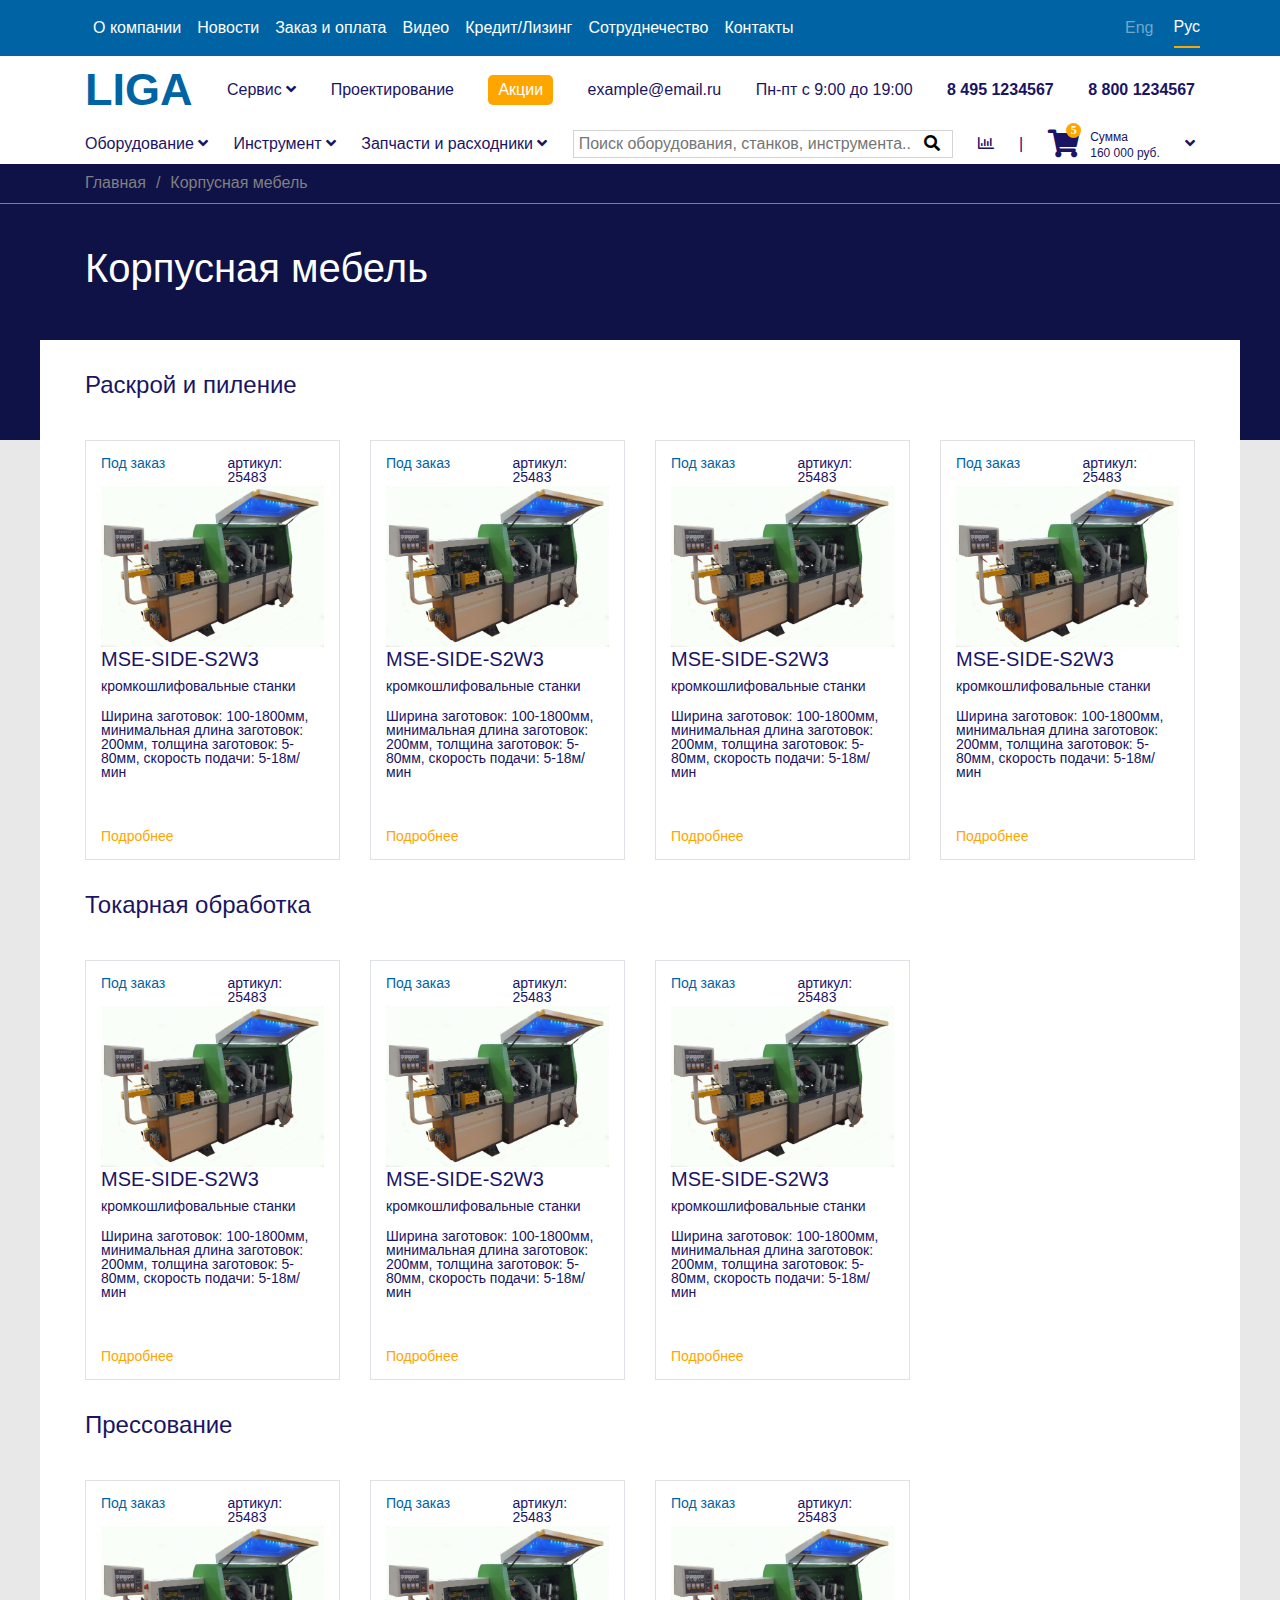
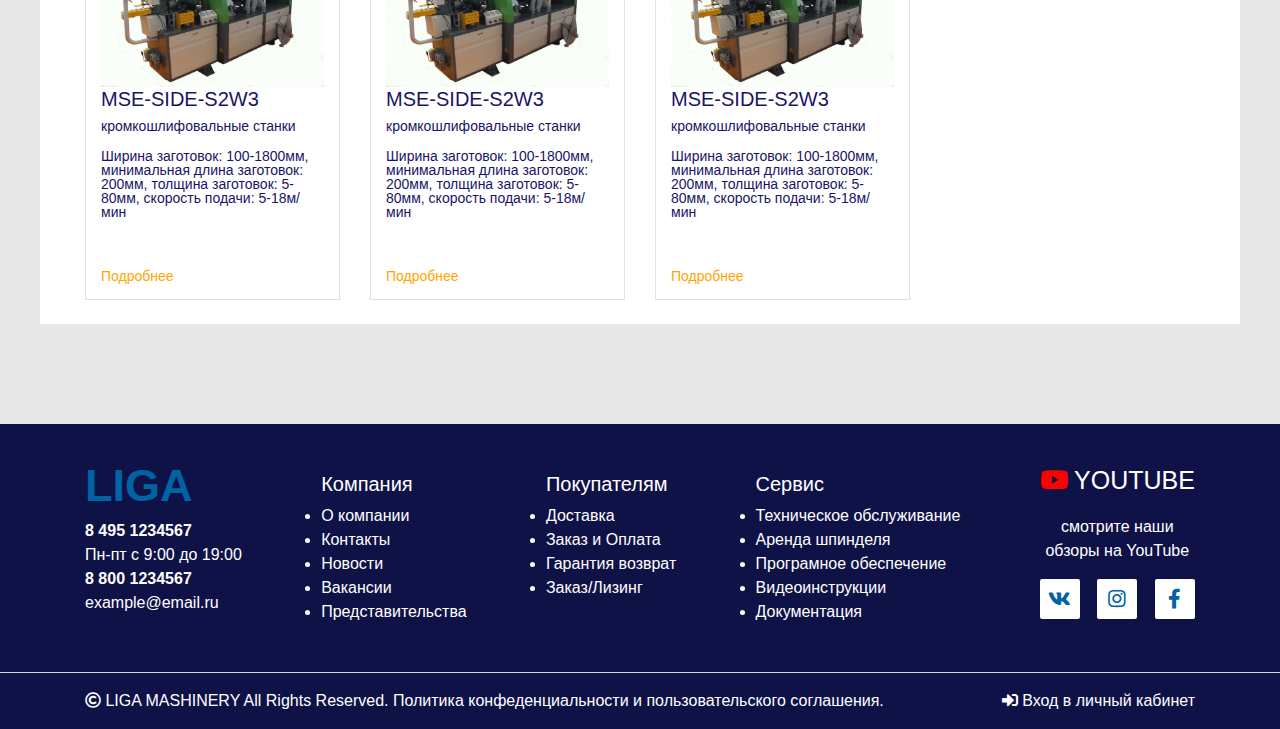
<file: furniture.html>
<!DOCTYPE html>
<html lang="ru">
<head>
  <meta charset="UTF-8">
  <meta name="viewport" content="width=device-width, initial-scale=1.0, shrink-to-fit=no">
  <title>fix66</title>

  <link rel="stylesheet" href="css/bootstrap.min.css">
  <link rel="stylesheet" href="https://use.fontawesome.com/releases/v5.8.1/css/all.css" crossorigin="anonymous">
  <link rel="stylesheet" type="text/css" href="css/main.css">
  <link rel="stylesheet" type="text/css" href="css/documentaition.css">
   

</head>
<body>
	<header class="" >

		<nav class="navbar navbar-expand-lg " style="background-color: #0063a3;">
		    <div class="container">
		    	<button class="navbar-toggler" type="button" data-toggle="collapse" data-target="#navbarSupport">
		      		<span class="navbar-toggler-icon"></span>
	    		</button>
				<div class="collapse navbar-collapse " id="navbarSupport">
					<ul class="navbar-nav ">
				        <li class="nav-item ">
				          <a class="nav-link" href="">О компании</a>
				        </li>
				        <li class="nav-item">
				          <a class="nav-link" href="">Новости</a>
				        </li>
				        <li class="nav-item">
				          <a class="nav-link" href="">Заказ и оплата</a>
				        </li>
				        <li  class="nav-item">
				          <a class="nav-link" href="">Видео</a>
				        </li>
				        <li  class="nav-item">
				          <a class="nav-link" href="">Кредит/Лизинг</a>
				        </li>
				        <li  class="nav-item">
				          <a class="nav-link" href="">Сотруднечество</a>
				        </li>
				        <li  class="nav-item">
				          <a class="nav-link" href="">Контакты</a>
				        </li>
			      	</ul>
			      </div>

				<div class="offset-md-3 mr-20 row lang_container">
			      <div class="lang " >Eng</div>
			      <div class="lang lang_active">Рус</div>
	  			</div>
	  		</div>
	</nav>

	<div class="container heder_hide liga_row">

		<div class="row">
		<div class="col-12 d-flex  justify-content-between align-items-center">
			<div class="logo pointer">LIGA</div>
			<div class="nav_collapse service_hide pointer">Сервис <i class="fas fa-angle-down"></i>
			<div class="service">
				<a href="">Техническое обслуживание</a><br>
				<a href="">Аренда шпинделя</a><br>
				<a href="">Програмное обеспечение</a><br>
				<a href="">Видео-инструкции</a><br>
				<a href="">Документация</a><br><div class="triangle"></div>
			</div>
			</div>
			<div class="nav_collapse pointer">Проектирование</div>
			<div class="orange_btn ">Акции</div>
			<div class="pointer">example@email.ru</div>
			<div class="">Пн-пт с 9:00 до 19:00</div>
			<div class="tel pointer"> 8 495 1234567</div>
			<div class="tel pointer"> 8 800 1234567</div>
		</div>
		</div>
		<div class="row ">
			<div class="col-12 d-flex justify-content-between align-items-center">
				<div class="nav_collapse nav_collapse_1 pointer">Оборудование <i class="fas fa-angle-down"></i><i class="fas fa-angle-up no_display"></i></div>
			<div class="nav_collapse nav_collapse_2 pointer">Инструмент <i class="fas fa-angle-down"></i> <i class="fas fa-angle-up no_display"></i></div>
			<div class="nav_collapse nav_collapse_3 pointer">Запчасти и расходники <i class="fas fa-angle-down"></i><i class="fas fa-angle-up no_display"></i>
			</div>
			<form class="serch">
				<input type="text" name="serch" placeholder="Поиск оборудования, станков, инструмента...">
				<button><i class="fas fa-search"></i></button>
			</form>
			<div class="pointer"><i class="far fa-chart-bar"></i></div>
			<div>|</div>
			<div class="d-flex shoping_busket align-items-center"><i class="fas fa-shopping-cart"><div class="shop_count d-flex justify-content-center align-items-center">5</div></i>
				<div class="sum_rub" ><span class="sum">Сумма</span><br>
				<span class="rub">160 000 руб.</span></div>
				
			</div>
			<div><i class="fas fa-angle-down"></i></div>
		</div>
	</div>

</div>
<div class="container">
		<div class="row fixed_menu no_display liga_row">
			<div class="col-12 d-flex justify-content-between align-items-center">
				<i class="fas fa-bars"></i>
				<div class="nav_collapse nav_collapse_1 pointer">Оборудование <i class="fas fa-angle-down"></i><i class="fas fa-angle-up no_display"></i></div>
			<div class="nav_collapse nav_collapse_2 pointer">Инструмент <i class="fas fa-angle-down"></i> <i class="fas fa-angle-up no_display"></i></div>
			<div class="nav_collapse nav_collapse_3 pointer">Запчасти и расходники <i class="fas fa-angle-down"></i><i class="fas fa-angle-up no_display"></i>
			</div>
			<div class="tel pointer"> 8 800 1234567</div>
			<form class="serch">
				<input type="text" name="serch" placeholder="Поиск">
				<button><i class="fas fa-search"></i></button>
			</form>
			<div class="pointer"><i class="far fa-chart-bar"></i></div>
			<div>|</div>
			<div class="d-flex shoping_busket align-items-center"><i class="fas fa-shopping-cart"><div class="shop_count d-flex justify-content-center align-items-center">5</div></i>
				<div class="sum_rub" ><span class="sum">Сумма</span><br>
				<span class="rub">160 000 руб.</span></div>
				
			</div>
			<div><i class="fas fa-angle-down"></i></div>
		</div>
	</div>
	</div>
<div class="nav_down no_display nav_down_1">
		<div class="container">
		<div class="row">
		
			<div class="col-3">
				<p>Раскрой и пиление</p>
				<a href=""><li>Форматнораскроечные станки</li></a>
				<a href=""><li>Раскроечные центры с чпу</li></a>
				<a href=""><li>Ленточно-пильные станки</li></a>
				<a href=""><li>Панельные пилы</li></a>
				<a href=""><li>Делительные станки</li></a>
				<a href=""><li>форматнораскроечные  станки</li></a>
				<br>
				<p>Токарная обработка</p>

				<p>Шлифование и полировка</p>
				<a href=""><li>Форматнораскроечные станки</li></a>
				<a href=""><li>Раскроечные центры с чпу</li></a>
				<a href=""><li>Ленточно-пильные станки</li></a>
				<a href=""><li>Панельные пилы</li></a>
				<a href=""><li>Делительные станки</li></a>
				<a href=""><li>
				форматнораскроечные  станки</li></a>
				<a href=""><li>Раскроечные центры с чпу</li></a>
				<a href=""><li>Ленточно-пильные станки</li></a>
				<a href=""><li>Панельные пилы</li></a>
				<a href=""><li>Делительные станки</li></a>
				
				<br>
				<p>Лазерная обработка</p>
				<a href=""><li>Форматнораскроечные станки</li></a>
				<a href=""><li>Раскроечные центры с чпу</li></a>
				<br>
			</div>

			<div class="col-3">
				<p>Кромление (облицовка кромкой)</p>
				<a href=""><li>Криволинейные станки</li></a>
				<a href=""><li>Автоматические кромкооблицовачные станки</li></a>
				<a href=""><li>Кромкооблицовачные линии</li></a>
			
				<br>
				<p>Пресование</p>
				<a href=""><li>Горячие и холодные пресса</li></a>
				<a href=""><li>Мембранновакуумные пресса</li></a>
				<a href=""><li>Пресса для гнутья</li></a>
				<a href=""><li>Сборочные ваймы</li></a>
				<br>

				<p>Покраска</p>
				<a href=""><li>Форматнораскроечные станки</li></a>
				<a href=""><li>Раскроечные центры с чпу</li></a>
				<a href=""><li>Ленточно-пильные станки</li></a>
				<a href=""><li>Панельные пилы</li></a>
				
				
				<br>
				<p>Пылеудвление (аспирация)</p>
				<a href=""><li>Форматнораскроечные станки</li></a>
				<a href=""><li>Раскроечные центры с чпу</li></a>
				<br>
			</div>

			<div class="col-3">
				<p>Присадка (сверление)</p>
				<a href=""><li>Форматнораскроечные станки</li></a>
				<a href=""><li>Раскроечные центры с чпу</li></a>
				<a href=""><li>Ленточно-пильные станки</li></a>
				<a href=""><li>Панельные пилы</li></a>
				<a href=""><li>Делительные станки</li></a>
				<a href=""><li>форматнораскроечные  станки</li></a>
				<br>
				<p>Токарная обработка</p>

				<p>Шлифование и полировка</p>
				<a href=""><li>Форматнораскроечные станки</li></a>
				<a href=""><li>Раскроечные центры с чпу</li></a>
				<a href=""><li>Ленточно-пильные станки</li></a>
				<a href=""><li>Панельные пилы</li></a>
				<a href=""><li>Делительные станки</li></a>
				<a href=""><li>
				форматнораскроечные  станки</li></a>
				<a href=""><li>Раскроечные центры с чпу</li></a>
				<a href=""><li>Ленточно-пильные станки</li></a>
				<a href=""><li>Панельные пилы</li></a>
				<a href=""><li>Делительные станки</li></a>
				
				<br>
				<p>Лазерная обработка</p>
				<a href=""><li>Форматнораскроечные станки</li></a>
				<a href=""><li>Раскроечные центры с чпу</li></a>
				<br>
			</div>

			<div class="col-3">
				<p>Раскрой и пиление</p>
				<a href=""><li>Форматнораскроечные станки</li></a>
				<a href=""><li>Раскроечные центры с чпу</li></a>
				<a href=""><li>Ленточно-пильные станки</li></a>
				<a href=""><li>Панельные пилы</li></a>
				<a href=""><li>Делительные станки</li></a>
				<a href=""><li>форматнораскроечные  станки</li></a>
				<br>
				<p>Токарная обработка</p>

				<p>Шлифование и полировка</p>
				<a href=""><li>Форматнораскроечные станки</li></a>
				<a href=""><li>Раскроечные центры с чпу</li></a>
				<a href=""><li>Ленточно-пильные станки</li></a>
				<a href=""><li>Панельные пилы</li></a>
				<a href=""><li>Делительные станки</li></a>
				<a href=""><li>
				форматнораскроечные  станки</li></a>
				<a href=""><li>Раскроечные центры с чпу</li></a>
				<a href=""><li>Ленточно-пильные станки</li></a>
				<a href=""><li>Панельные пилы</li></a>
				<a href=""><li>Делительные станки</li></a>
				
				<br>
				<p>Лазерная обработка</p>
				<a href=""><li>Форматнораскроечные станки</li></a>
				<a href=""><li>Раскроечные центры с чпу</li></a>
				<br>
			</div>
		
		</div>
	</div>
</div>
<div class="nav_down no_display nav_down_2">
		<div class="container">
		<div class="row">
		
			<div class="col-3">
				<p>Раскрой и пиление</p>
				<a href=""><li>Форматнораскроечные станки</li></a>
				<a href=""><li>Раскроечные центры с чпу</li></a>
				<a href=""><li>Ленточно-пильные станки</li></a>
				<a href=""><li>Панельные пилы</li></a>
				<a href=""><li>Делительные станки</li></a>
				<a href=""><li>форматнораскроечные  станки</li></a>
				<br>
				<p>Токарная обработка</p>

				<p>Шлифование и полировка</p>
				<a href=""><li>Форматнораскроечные станки</li></a>
				<a href=""><li>Раскроечные центры с чпу</li></a>
				<a href=""><li>Ленточно-пильные станки</li></a>
				<a href=""><li>Панельные пилы</li></a>
				<a href=""><li>Делительные станки</li></a>
				<a href=""><li>
				форматнораскроечные  станки</li></a>
				<a href=""><li>Раскроечные центры с чпу</li></a>
				<a href=""><li>Ленточно-пильные станки</li></a>
				<a href=""><li>Панельные пилы</li></a>
				<a href=""><li>Делительные станки</li></a>
				
		
			</div>

			<div class="col-3">
				<p>Раскрой и пиление</p>
				<a href=""><li>Форматнораскроечные станки</li></a>
				<a href=""><li>Раскроечные центры с чпу</li></a>
				<a href=""><li>Ленточно-пильные станки</li></a>
				<a href=""><li>Панельные пилы</li></a>
				<a href=""><li>Делительные станки</li></a>
				<a href=""><li>форматнораскроечные  станки</li></a>
				<br>
				<p>Токарная обработка</p>

				<p>Шлифование и полировка</p>
				<a href=""><li>Форматнораскроечные станки</li></a>
				<a href=""><li>Раскроечные центры с чпу</li></a>
				<a href=""><li>Ленточно-пильные станки</li></a>
				<a href=""><li>Панельные пилы</li></a>
				<a href=""><li>Делительные станки</li></a>
				<a href=""><li>
				форматнораскроечные  станки</li></a>
				<a href=""><li>Раскроечные центры с чпу</li></a>
				<a href=""><li>
			</div>

			<div class="col-3">
				<p>Раскрой и пиление</p>
				<a href=""><li>Форматнораскроечные станки</li></a>
				<a href=""><li>Раскроечные центры с чпу</li></a>
				<a href=""><li>Ленточно-пильные станки</li></a>
				<a href=""><li>Панельные пилы</li></a>
				<a href=""><li>Делительные станки</li></a>
				<a href=""><li>форматнораскроечные  станки</li></a>
				<br>
				<p>Токарная обработка</p>

				<p>Шлифование и полировка</p>
				<a href=""><li>Форматнораскроечные станки</li></a>
				<a href=""><li>Раскроечные центры с чпу</li></a>
				<a href=""><li>Ленточно-пильные станки</li></a>
				
			</div>

			<div class="col-3">
				<p>Раскрой и пиление</p>
				<a href=""><li>Форматнораскроечные станки</li></a>
				<a href=""><li>Раскроечные центры с чпу</li></a>
				<a href=""><li>Ленточно-пильные станки</li></a>
				<a href=""><li>Панельные пилы</li></a>
				<a href=""><li>Делительные станки</li></a>
				
			</div>
		
	</div>
</div>
</div>
<div class="nav_down no_display nav_down_3">
		<div class="container">
		<div class="row">
		
			<div class="col-3">
				<p>Лазерная обработка</p>
				<a href=""><li>Панельные пилы</li></a>
				<a href=""><li>Делительные станки</li></a>
				<a href=""><li>
				форматнораскроечные  станки</li></a>
				<a href=""><li>Раскроечные центры с чпу</li></a>
				<a href=""><li>Ленточно-пильные станки</li></a>
				<a href=""><li>Панельные пилы</li></a>
				<a href=""><li>Делительные станки</li></a>
				
				<br>
				<p>Лазерная обработка</p>
				<a href=""><li>Форматнораскроечные станки</li></a>
				<a href=""><li>Раскроечные центры с чпу</li></a>
				<br>
			</div>

			<div class="col-3">
				<p>Раскрой и пиление</p>
				<a href=""><li>Форматнораскроечные станки</li></a>
				<a href=""><li>Раскроечные центры с чпу</li></a>
				<a href=""><li>Ленточно-пильные станки</li></a>
				<a href=""><li>Панельные пилы</li></a>
				<a href=""><li>Делительные станки</li></a>
				<a href=""><li>форматнораскроечные  станки</li></a>
				<br>
				<p>Токарная обработка</p>

				
			</div>

			<div class="col-3">
				<p>Раскрой и пиление</p>
				
				<br>
				<p>Токарная обработка</p>

				<p>Шлифование и полировка</p>
				
				<br>
				<p>Лазерная обработка</p>
				
				<br>
			</div>

			<div class="col-3">
				<p>Раскрой и пиление</p>
				
				
				<br>
				<p>Лазерная обработка</p>
				<a href=""><li>Форматнораскроечные станки</li></a>
				<a href=""><li>Раскроечные центры с чпу</li></a>
				<br>
			</div>
		
	</div>
</div>
</div>
</header>

<section class="section">
	<div class="container-fluid d-flex align-items-center">
		<div class="container">
			<div class="row">
			<div class="col-12 d-flex">
				<div class="nav_path">Главная</div>
				<div class="slash">/</div>
				<div class="nav_path">Корпусная мебель</div>
			</div>	
			</div>
		</div>
	</div>
	<div class="container">
		<h1>Корпусная мебель</h1>
	</div>
</section>

<section class="main_content">
	<div class="main_content_container white_background">
	<div class="container ">
		<div class="row main_header align-items-center">
			<div class="col-12">
				<h4>Раскрой и пиление</h4>
			</div>
		</div>
		
		<div class="row">
			<div class="col-3">
				<div class="col-12 furniture_item border">
				<div class="row">
						<div class="col-6"> <p class="blue_text">Под заказ</p></div><div class="col-6 justify-content-end">артикул: 25483</div>
					</div>
					
					<img src="img/2.jpg">
					
					<h5>MSE-SIDE-S2W3</h5>
					<p>кромкошлифовальные станки</p>
						<p>
							Ширина заготовок: 100-1800мм, минимальная длина заготовок: 200мм, толщина заготовок: 5-80мм,
							скорость подачи: 5-18м/мин
						</p>
					<div class="row details">
						<div class="col-12 orange pointer"><p>
						Подробнее</p></div>
					</div>
				</div>
			</div>
			<div class="col-3">
			<div class="col-12 furniture_item border">
				<div class="row">
						<div class="col-6"> <p class="blue_text">Под заказ</p></div><div class="col-6 justify-content-end">артикул: 25483</div>
					</div>
					
					<img src="img/2.jpg">
					
					<h5>MSE-SIDE-S2W3</h5>
					<p>кромкошлифовальные станки</p>
						<p>
							Ширина заготовок: 100-1800мм, минимальная длина заготовок: 200мм, толщина заготовок: 5-80мм,
							скорость подачи: 5-18м/мин
						</p>
					<div class="row details">
						<div class="col-12 orange pointer"><p>
						Подробнее</p></div>
					</div>
				</div>
			</div>
			<div class="col-3">
				<div class="col-12 furniture_item border">
				<div class="row">
						<div class="col-6"> <p class="blue_text">Под заказ</p></div><div class="col-6 justify-content-end">артикул: 25483</div>
					</div>
					
					<img src="img/2.jpg">
					
					<h5>MSE-SIDE-S2W3</h5>
					<p>кромкошлифовальные станки</p>
						<p>
							Ширина заготовок: 100-1800мм, минимальная длина заготовок: 200мм, толщина заготовок: 5-80мм,
							скорость подачи: 5-18м/мин
						</p>
					<div class="row details">
						<div class="col-12 orange pointer"><p>
						Подробнее</p></div>
					</div>
				</div>
			</div>
			<div class="col-3">
				<div class="col-12 furniture_item border">
				<div class="row">
						<div class="col-6"> <p class="blue_text">Под заказ</p></div><div class="col-6 justify-content-end">артикул: 25483</div>
					</div>
					
					<img src="img/2.jpg">
					
					<h5>MSE-SIDE-S2W3</h5>
					<p>кромкошлифовальные станки</p>
						<p>
							Ширина заготовок: 100-1800мм, минимальная длина заготовок: 200мм, толщина заготовок: 5-80мм,
							скорость подачи: 5-18м/мин
						</p>
					<div class="row details">
						<div class="col-12 orange pointer"><p>
						Подробнее</p></div>
					</div>
				</div>
			</div>
		</div>
		<div class="row main_header align-items-center">
			<div class="col-12">
				<h4>Токарная обработка</h4>
			</div>
		</div>
		<div class="row">
			<div class="col-3">
				<div class="col-12 furniture_item border">
				<div class="row">
						<div class="col-6"> <p class="blue_text">Под заказ</p></div><div class="col-6 justify-content-end">артикул: 25483</div>
					</div>
					
					<img src="img/2.jpg">
					
					<h5>MSE-SIDE-S2W3</h5>
					<p>кромкошлифовальные станки</p>
						<p>
							Ширина заготовок: 100-1800мм, минимальная длина заготовок: 200мм, толщина заготовок: 5-80мм,
							скорость подачи: 5-18м/мин
						</p>
					<div class="row details">
						<div class="col-12 orange pointer"><p>
						Подробнее</p></div>
					</div>
				</div>
			</div>
			<div class="col-3">
				<div class="col-12 furniture_item border">
				<div class="row">
						<div class="col-6"> <p class="blue_text">Под заказ</p></div><div class="col-6 justify-content-end">артикул: 25483</div>
					</div>
					
					<img src="img/2.jpg">
					
					<h5>MSE-SIDE-S2W3</h5>
					<p>кромкошлифовальные станки</p>
						<p>
							Ширина заготовок: 100-1800мм, минимальная длина заготовок: 200мм, толщина заготовок: 5-80мм,
							скорость подачи: 5-18м/мин
						</p>
					<div class="row details">
						<div class="col-12 orange pointer"><p>
						Подробнее</p></div>
					</div>
				</div>
			</div>
			<div class="col-3">
				<div class="col-12 furniture_item border">
				<div class="row">
						<div class="col-6"> <p class="blue_text">Под заказ</p></div><div class="col-6 justify-content-end">артикул: 25483</div>
					</div>
					
					<img src="img/2.jpg">
					
					<h5>MSE-SIDE-S2W3</h5>
					<p>кромкошлифовальные станки</p>
						<p>
							Ширина заготовок: 100-1800мм, минимальная длина заготовок: 200мм, толщина заготовок: 5-80мм,
							скорость подачи: 5-18м/мин
						</p>
					<div class="row details">
						<div class="col-12 orange pointer"><p>
						Подробнее</p></div>
					</div>
				</div>
			</div>
		</div>
		<div class="row main_header align-items-center">
			<div class="col-12">
				<h4>Прессование</h4>
			</div>
		</div>
		<div class="row pb-4">
				<div class="col-3">
				<div class="col-12 furniture_item border">
				<div class="row">
						<div class="col-6"> <p class="blue_text">Под заказ</p></div><div class="col-6 justify-content-end">артикул: 25483</div>
					</div>
					
					<img src="img/2.jpg">
					
					<h5>MSE-SIDE-S2W3</h5>
					<p>кромкошлифовальные станки</p>
						<p>
							Ширина заготовок: 100-1800мм, минимальная длина заготовок: 200мм, толщина заготовок: 5-80мм,
							скорость подачи: 5-18м/мин
						</p>
					<div class="row details">
						<div class="col-12 orange pointer"><p>
						Подробнее</p></div>
					</div>
				</div>
			</div>
			<div class="col-3">
				<div class="col-12 furniture_item border">
				<div class="row">
						<div class="col-6"> <p class="blue_text">Под заказ</p></div><div class="col-6 justify-content-end">артикул: 25483</div>
					</div>
					
					<img src="img/2.jpg">
					
					<h5>MSE-SIDE-S2W3</h5>
					<p>кромкошлифовальные станки</p>
						<p>
							Ширина заготовок: 100-1800мм, минимальная длина заготовок: 200мм, толщина заготовок: 5-80мм,
							скорость подачи: 5-18м/мин
						</p>
					<div class="row details">
						<div class="col-12 orange pointer"><p>
						Подробнее</p></div>
					</div>
				</div>
			</div>
			<div class="col-3">
				<div class="col-12 furniture_item border">
				<div class="row">
						<div class="col-6"> <p class="blue_text">Под заказ</p></div><div class="col-6 justify-content-end">артикул: 25483</div>
					</div>
					
					<img src="img/2.jpg">
					
					<h5>MSE-SIDE-S2W3</h5>
					<p>кромкошлифовальные станки</p>
						<p>
							Ширина заготовок: 100-1800мм, минимальная длина заготовок: 200мм, толщина заготовок: 5-80мм,
							скорость подачи: 5-18м/мин
						</p>
					<div class="row details">
						<div class="col-12 orange pointer"><p>
						Подробнее</p></div>
					</div>
				</div>
			</div>
		</div>
</div>
	</div>

</section>
<footer>
	<div class="container pt-5 pb-5">
		<div class="row ">
			<div class="col-12 d-flex justify-content-between align-items-start">
			<div class="footer_item">
				<div class="logo pointer">LIGA</div>
				<div class="tel pointer"> 8 495 1234567</div>
				<div class="">Пн-пт с 9:00 до 19:00</div>
				<div class="tel pointer"> 8 800 1234567</div>
				<div class="pointer">example@email.ru</div>

			</div>
			<div class="footer_item">
				<h5>Компания</h5>
				
					<li><a href="">О компании</a></li>
					<li><a href="">Контакты</a></li>
					<li><a href="">Новости</a></li>
					<li><a href="">Вакансии</a></li>
					<li><a href="">Представительства</a></li>
				</div>
				<div class="footer_item">
				<h5>Покупателям</h5>
				
					<li><a href="">Доставка</a></li>
					<li><a href="">Заказ и Оплата</a></li>
					<li><a href="">Гарантия  возврат</a></li>
					<li><a href="">Заказ/Лизинг</a></li>
					
				</div>
				<div class="footer_item">
				<h5>Сервис</h5>
				
					<li><a href="">Техническое обслуживание</a></li>
					<li><a href="">Аренда шпинделя</a></li>
					<li><a href="">Програмное обеспечение </a></li>
					<li><a href="">Видеоинструкции</a></li>
					<li><a href="">Документация</a></li>
				</div>
				<div class="footer_item d-flex flex-column">
					<p class="youtube pointer">
					<i class="fab fa-youtube"></i>
					<span>YOUTUBE</span>
					</p>
					<p >смотрите наши<br> обзоры на YouTube</p>
					<div class="footer_icons d-flex justify-content-between">
						<div class="footer_icon"><i class="fab fa-vk"></i></div>
					<div class="footer_icon"><i class="fab fa-instagram"></i></div>
				<div class="footer_icon"><i class="fab fa-facebook-f"></i></div>
			</div>
				</div>
			</div>
		</div>
	</div>
	<div class="coptrite pt-3">
	<div class="container ">
		<div class="row">
	<div class="col-12  d-flex justify-content-between">
		<p><i class="far fa-copyright"></i> LIGA MASHINERY All Rights Reserved. Политика конфеденциальности и пользовательского соглашения.</p>

		<p class="enter"> <i class="fas fa-sign-in-alt"></i> Вход в личный кабинет</p>
	</div>
</div>
</div>
</div>
</footer>
	<script src="https://ajax.googleapis.com/ajax/libs/jquery/3.3.1/jquery.min.js"></script>
  <script src="https://maxcdn.bootstrapcdn.com/bootstrap/4.1.0/js/bootstrap.min.js"></script>
  <script src="js/main.js"></script>
</body>
</file>
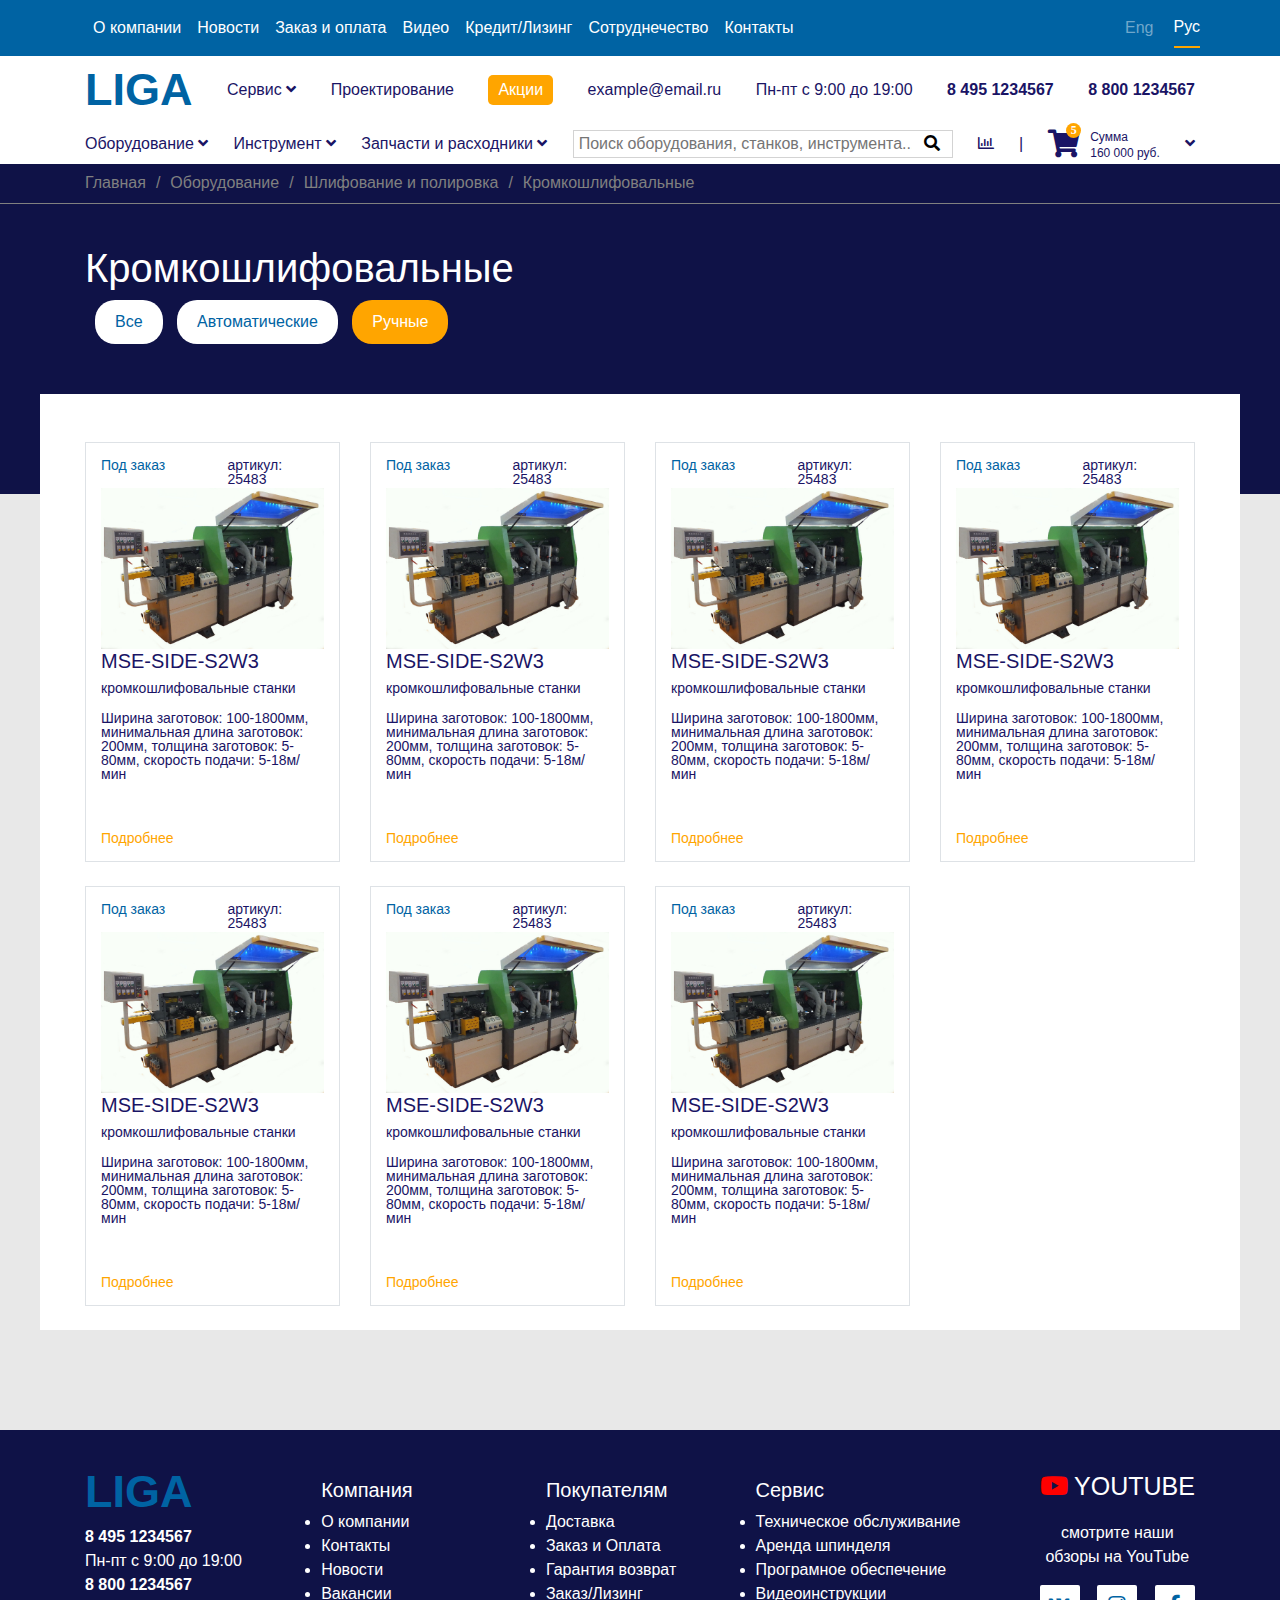
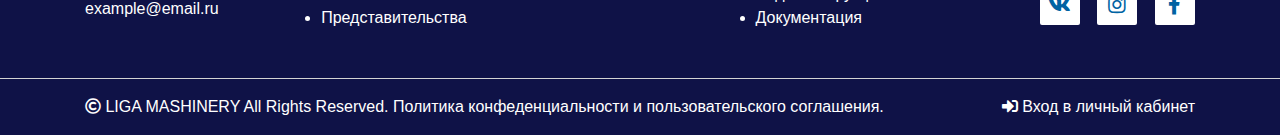
<file: grinding.html>
<!DOCTYPE html>
<html lang="ru">
<head>
  <meta charset="UTF-8">
  <meta name="viewport" content="width=device-width, initial-scale=1.0, shrink-to-fit=no">
  <title>fix66</title>

  <link rel="stylesheet" href="css/bootstrap.min.css">
  <link rel="stylesheet" href="https://use.fontawesome.com/releases/v5.8.1/css/all.css" crossorigin="anonymous">
  <link rel="stylesheet" type="text/css" href="css/main.css">
  <link rel="stylesheet" type="text/css" href="css/documentaition.css">
   

</head>
<body>
	<header class="" >

		<nav class="navbar navbar-expand-lg " style="background-color: #0063a3;">
		    <div class="container">
		    	<button class="navbar-toggler" type="button" data-toggle="collapse" data-target="#navbarSupport">
		      		<span class="navbar-toggler-icon"></span>
	    		</button>
				<div class="collapse navbar-collapse " id="navbarSupport">
					<ul class="navbar-nav ">
				        <li class="nav-item ">
				          <a class="nav-link" href="">О компании</a>
				        </li>
				        <li class="nav-item">
				          <a class="nav-link" href="">Новости</a>
				        </li>
				        <li class="nav-item">
				          <a class="nav-link" href="">Заказ и оплата</a>
				        </li>
				        <li  class="nav-item">
				          <a class="nav-link" href="">Видео</a>
				        </li>
				        <li  class="nav-item">
				          <a class="nav-link" href="">Кредит/Лизинг</a>
				        </li>
				        <li  class="nav-item">
				          <a class="nav-link" href="">Сотруднечество</a>
				        </li>
				        <li  class="nav-item">
				          <a class="nav-link" href="">Контакты</a>
				        </li>
			      	</ul>
			      </div>

				<div class="offset-md-3 mr-20 row lang_container">
			      <div class="lang " >Eng</div>
			      <div class="lang lang_active">Рус</div>
	  			</div>
	  		</div>
	</nav>

	<div class="container heder_hide liga_row">

		<div class="row">
		<div class="col-12 d-flex  justify-content-between align-items-center">
			<div class="logo pointer">LIGA</div>
			<div class="nav_collapse service_hide pointer">Сервис <i class="fas fa-angle-down"></i>
			<div class="service">
				<a href="">Техническое обслуживание</a><br>
				<a href="">Аренда шпинделя</a><br>
				<a href="">Програмное обеспечение</a><br>
				<a href="">Видео-инструкции</a><br>
				<a href="">Документация</a><br><div class="triangle"></div>
			</div>
			</div>
			<div class="nav_collapse pointer">Проектирование</div>
			<div class="orange_btn ">Акции</div>
			<div class="pointer">example@email.ru</div>
			<div class="">Пн-пт с 9:00 до 19:00</div>
			<div class="tel pointer"> 8 495 1234567</div>
			<div class="tel pointer"> 8 800 1234567</div>
		</div>
		</div>
		<div class="row ">
			<div class="col-12 d-flex justify-content-between align-items-center">
				<div class="nav_collapse nav_collapse_1 pointer">Оборудование <i class="fas fa-angle-down"></i><i class="fas fa-angle-up no_display"></i></div>
			<div class="nav_collapse nav_collapse_2 pointer">Инструмент <i class="fas fa-angle-down"></i> <i class="fas fa-angle-up no_display"></i></div>
			<div class="nav_collapse nav_collapse_3 pointer">Запчасти и расходники <i class="fas fa-angle-down"></i><i class="fas fa-angle-up no_display"></i>
			</div>
			<form class="serch">
				<input type="text" name="serch" placeholder="Поиск оборудования, станков, инструмента...">
				<button><i class="fas fa-search"></i></button>
			</form>
			<div class="pointer"><i class="far fa-chart-bar"></i></div>
			<div>|</div>
			<div class="d-flex shoping_busket align-items-center"><i class="fas fa-shopping-cart"><div class="shop_count d-flex justify-content-center align-items-center">5</div></i>
				<div class="sum_rub" ><span class="sum">Сумма</span><br>
				<span class="rub">160 000 руб.</span></div>
				
			</div>
			<div><i class="fas fa-angle-down"></i></div>
		</div>
	</div>

</div>
<div class="container">
		<div class="row fixed_menu no_display liga_row">
			<div class="col-12 d-flex justify-content-between align-items-center">
				<i class="fas fa-bars"></i>
				<div class="nav_collapse nav_collapse_1 pointer">Оборудование <i class="fas fa-angle-down"></i><i class="fas fa-angle-up no_display"></i></div>
			<div class="nav_collapse nav_collapse_2 pointer">Инструмент <i class="fas fa-angle-down"></i> <i class="fas fa-angle-up no_display"></i></div>
			<div class="nav_collapse nav_collapse_3 pointer">Запчасти и расходники <i class="fas fa-angle-down"></i><i class="fas fa-angle-up no_display"></i>
			</div>
			<div class="tel pointer"> 8 800 1234567</div>
			<form class="serch">
				<input type="text" name="serch" placeholder="Поиск">
				<button><i class="fas fa-search"></i></button>
			</form>
			<div class="pointer"><i class="far fa-chart-bar"></i></div>
			<div>|</div>
			<div class="d-flex shoping_busket align-items-center"><i class="fas fa-shopping-cart"><div class="shop_count d-flex justify-content-center align-items-center">5</div></i>
				<div class="sum_rub" ><span class="sum">Сумма</span><br>
				<span class="rub">160 000 руб.</span></div>
				
			</div>
			<div><i class="fas fa-angle-down"></i></div>
		</div>
	</div>
	</div>
<div class="nav_down no_display nav_down_1">
		<div class="container">
		<div class="row">
		
			<div class="col-3">
				<p>Раскрой и пиление</p>
				<a href=""><li>Форматнораскроечные станки</li></a>
				<a href=""><li>Раскроечные центры с чпу</li></a>
				<a href=""><li>Ленточно-пильные станки</li></a>
				<a href=""><li>Панельные пилы</li></a>
				<a href=""><li>Делительные станки</li></a>
				<a href=""><li>форматнораскроечные  станки</li></a>
				<br>
				<p>Токарная обработка</p>

				<p>Шлифование и полировка</p>
				<a href=""><li>Форматнораскроечные станки</li></a>
				<a href=""><li>Раскроечные центры с чпу</li></a>
				<a href=""><li>Ленточно-пильные станки</li></a>
				<a href=""><li>Панельные пилы</li></a>
				<a href=""><li>Делительные станки</li></a>
				<a href=""><li>
				форматнораскроечные  станки</li></a>
				<a href=""><li>Раскроечные центры с чпу</li></a>
				<a href=""><li>Ленточно-пильные станки</li></a>
				<a href=""><li>Панельные пилы</li></a>
				<a href=""><li>Делительные станки</li></a>
				
				<br>
				<p>Лазерная обработка</p>
				<a href=""><li>Форматнораскроечные станки</li></a>
				<a href=""><li>Раскроечные центры с чпу</li></a>
				<br>
			</div>

			<div class="col-3">
				<p>Кромление (облицовка кромкой)</p>
				<a href=""><li>Криволинейные станки</li></a>
				<a href=""><li>Автоматические кромкооблицовачные станки</li></a>
				<a href=""><li>Кромкооблицовачные линии</li></a>
			
				<br>
				<p>Пресование</p>
				<a href=""><li>Горячие и холодные пресса</li></a>
				<a href=""><li>Мембранновакуумные пресса</li></a>
				<a href=""><li>Пресса для гнутья</li></a>
				<a href=""><li>Сборочные ваймы</li></a>
				<br>

				<p>Покраска</p>
				<a href=""><li>Форматнораскроечные станки</li></a>
				<a href=""><li>Раскроечные центры с чпу</li></a>
				<a href=""><li>Ленточно-пильные станки</li></a>
				<a href=""><li>Панельные пилы</li></a>
				
				
				<br>
				<p>Пылеудвление (аспирация)</p>
				<a href=""><li>Форматнораскроечные станки</li></a>
				<a href=""><li>Раскроечные центры с чпу</li></a>
				<br>
			</div>

			<div class="col-3">
				<p>Присадка (сверление)</p>
				<a href=""><li>Форматнораскроечные станки</li></a>
				<a href=""><li>Раскроечные центры с чпу</li></a>
				<a href=""><li>Ленточно-пильные станки</li></a>
				<a href=""><li>Панельные пилы</li></a>
				<a href=""><li>Делительные станки</li></a>
				<a href=""><li>форматнораскроечные  станки</li></a>
				<br>
				<p>Токарная обработка</p>

				<p>Шлифование и полировка</p>
				<a href=""><li>Форматнораскроечные станки</li></a>
				<a href=""><li>Раскроечные центры с чпу</li></a>
				<a href=""><li>Ленточно-пильные станки</li></a>
				<a href=""><li>Панельные пилы</li></a>
				<a href=""><li>Делительные станки</li></a>
				<a href=""><li>
				форматнораскроечные  станки</li></a>
				<a href=""><li>Раскроечные центры с чпу</li></a>
				<a href=""><li>Ленточно-пильные станки</li></a>
				<a href=""><li>Панельные пилы</li></a>
				<a href=""><li>Делительные станки</li></a>
				
				<br>
				<p>Лазерная обработка</p>
				<a href=""><li>Форматнораскроечные станки</li></a>
				<a href=""><li>Раскроечные центры с чпу</li></a>
				<br>
			</div>

			<div class="col-3">
				<p>Раскрой и пиление</p>
				<a href=""><li>Форматнораскроечные станки</li></a>
				<a href=""><li>Раскроечные центры с чпу</li></a>
				<a href=""><li>Ленточно-пильные станки</li></a>
				<a href=""><li>Панельные пилы</li></a>
				<a href=""><li>Делительные станки</li></a>
				<a href=""><li>форматнораскроечные  станки</li></a>
				<br>
				<p>Токарная обработка</p>

				<p>Шлифование и полировка</p>
				<a href=""><li>Форматнораскроечные станки</li></a>
				<a href=""><li>Раскроечные центры с чпу</li></a>
				<a href=""><li>Ленточно-пильные станки</li></a>
				<a href=""><li>Панельные пилы</li></a>
				<a href=""><li>Делительные станки</li></a>
				<a href=""><li>
				форматнораскроечные  станки</li></a>
				<a href=""><li>Раскроечные центры с чпу</li></a>
				<a href=""><li>Ленточно-пильные станки</li></a>
				<a href=""><li>Панельные пилы</li></a>
				<a href=""><li>Делительные станки</li></a>
				
				<br>
				<p>Лазерная обработка</p>
				<a href=""><li>Форматнораскроечные станки</li></a>
				<a href=""><li>Раскроечные центры с чпу</li></a>
				<br>
			</div>
		
		</div>
	</div>
</div>
<div class="nav_down no_display nav_down_2">
		<div class="container">
		<div class="row">
		
			<div class="col-3">
				<p>Раскрой и пиление</p>
				<a href=""><li>Форматнораскроечные станки</li></a>
				<a href=""><li>Раскроечные центры с чпу</li></a>
				<a href=""><li>Ленточно-пильные станки</li></a>
				<a href=""><li>Панельные пилы</li></a>
				<a href=""><li>Делительные станки</li></a>
				<a href=""><li>форматнораскроечные  станки</li></a>
				<br>
				<p>Токарная обработка</p>

				<p>Шлифование и полировка</p>
				<a href=""><li>Форматнораскроечные станки</li></a>
				<a href=""><li>Раскроечные центры с чпу</li></a>
				<a href=""><li>Ленточно-пильные станки</li></a>
				<a href=""><li>Панельные пилы</li></a>
				<a href=""><li>Делительные станки</li></a>
				<a href=""><li>
				форматнораскроечные  станки</li></a>
				<a href=""><li>Раскроечные центры с чпу</li></a>
				<a href=""><li>Ленточно-пильные станки</li></a>
				<a href=""><li>Панельные пилы</li></a>
				<a href=""><li>Делительные станки</li></a>
				
		
			</div>

			<div class="col-3">
				<p>Раскрой и пиление</p>
				<a href=""><li>Форматнораскроечные станки</li></a>
				<a href=""><li>Раскроечные центры с чпу</li></a>
				<a href=""><li>Ленточно-пильные станки</li></a>
				<a href=""><li>Панельные пилы</li></a>
				<a href=""><li>Делительные станки</li></a>
				<a href=""><li>форматнораскроечные  станки</li></a>
				<br>
				<p>Токарная обработка</p>

				<p>Шлифование и полировка</p>
				<a href=""><li>Форматнораскроечные станки</li></a>
				<a href=""><li>Раскроечные центры с чпу</li></a>
				<a href=""><li>Ленточно-пильные станки</li></a>
				<a href=""><li>Панельные пилы</li></a>
				<a href=""><li>Делительные станки</li></a>
				<a href=""><li>
				форматнораскроечные  станки</li></a>
				<a href=""><li>Раскроечные центры с чпу</li></a>
				<a href=""><li>
			</div>

			<div class="col-3">
				<p>Раскрой и пиление</p>
				<a href=""><li>Форматнораскроечные станки</li></a>
				<a href=""><li>Раскроечные центры с чпу</li></a>
				<a href=""><li>Ленточно-пильные станки</li></a>
				<a href=""><li>Панельные пилы</li></a>
				<a href=""><li>Делительные станки</li></a>
				<a href=""><li>форматнораскроечные  станки</li></a>
				<br>
				<p>Токарная обработка</p>

				<p>Шлифование и полировка</p>
				<a href=""><li>Форматнораскроечные станки</li></a>
				<a href=""><li>Раскроечные центры с чпу</li></a>
				<a href=""><li>Ленточно-пильные станки</li></a>
				
			</div>

			<div class="col-3">
				<p>Раскрой и пиление</p>
				<a href=""><li>Форматнораскроечные станки</li></a>
				<a href=""><li>Раскроечные центры с чпу</li></a>
				<a href=""><li>Ленточно-пильные станки</li></a>
				<a href=""><li>Панельные пилы</li></a>
				<a href=""><li>Делительные станки</li></a>
				
			</div>
		
	</div>
</div>
</div>
<div class="nav_down no_display nav_down_3">
		<div class="container">
		<div class="row">
		
			<div class="col-3">
				<p>Лазерная обработка</p>
				<a href=""><li>Панельные пилы</li></a>
				<a href=""><li>Делительные станки</li></a>
				<a href=""><li>
				форматнораскроечные  станки</li></a>
				<a href=""><li>Раскроечные центры с чпу</li></a>
				<a href=""><li>Ленточно-пильные станки</li></a>
				<a href=""><li>Панельные пилы</li></a>
				<a href=""><li>Делительные станки</li></a>
				
				<br>
				<p>Лазерная обработка</p>
				<a href=""><li>Форматнораскроечные станки</li></a>
				<a href=""><li>Раскроечные центры с чпу</li></a>
				<br>
			</div>

			<div class="col-3">
				<p>Раскрой и пиление</p>
				<a href=""><li>Форматнораскроечные станки</li></a>
				<a href=""><li>Раскроечные центры с чпу</li></a>
				<a href=""><li>Ленточно-пильные станки</li></a>
				<a href=""><li>Панельные пилы</li></a>
				<a href=""><li>Делительные станки</li></a>
				<a href=""><li>форматнораскроечные  станки</li></a>
				<br>
				<p>Токарная обработка</p>

				
			</div>

			<div class="col-3">
				<p>Раскрой и пиление</p>
				
				<br>
				<p>Токарная обработка</p>

				<p>Шлифование и полировка</p>
				
				<br>
				<p>Лазерная обработка</p>
				
				<br>
			</div>

			<div class="col-3">
				<p>Раскрой и пиление</p>
				
				
				<br>
				<p>Лазерная обработка</p>
				<a href=""><li>Форматнораскроечные станки</li></a>
				<a href=""><li>Раскроечные центры с чпу</li></a>
				<br>
			</div>
		
	</div>
</div>
</div>
</header>

<section class="section">
	<div class="container-fluid d-flex align-items-center">
		<div class="container">
			<div class="row">
			<div class="col-12 d-flex">
				<div class="nav_path">Главная</div>
				<div class="slash">/</div>
				<div class="nav_path">Оборудование</div>
				<div class="slash">/</div>
				<div class="nav_path">Шлифование и полировка</div>
				<div class="slash">/</div>
				<div class="nav_path">Кромкошлифовальные</div>
			</div>	
			</div>
		</div>
	</div>
	<div class="container">
		<h1>Кромкошлифовальные</h1>
		<div class="d-flex"></div>
		<button class="choice">Все</button>
		<button class="choice">Автоматические</button>
		<button class="choice active">Ручные</button>
	</div>
</section>

<section class="main_content">
	<div class="main_content_container white_background">
	<div class="container pt-5">
			<div class="row pb-4">
			<div class="col-3">
				<div class="col-12 furniture_item border">
				<div class="row">
						<div class="col-6"> <p class="blue_text">Под заказ</p></div><div class="col-6 justify-content-end">артикул: 25483</div>
					</div>
					
					<img src="img/2.jpg">
					
					<h5>MSE-SIDE-S2W3</h5>
					<p>кромкошлифовальные станки</p>
						<p>
							Ширина заготовок: 100-1800мм, минимальная длина заготовок: 200мм, толщина заготовок: 5-80мм,
							скорость подачи: 5-18м/мин
						</p>
					<div class="row details">
						<div class="col-12 orange pointer"><p>
						Подробнее</p></div>
					</div>
				</div>
			</div>
			<div class="col-3">
			<div class="col-12 furniture_item border">
				<div class="row">
						<div class="col-6"> <p class="blue_text">Под заказ</p></div><div class="col-6 justify-content-end">артикул: 25483</div>
					</div>
					
					<img src="img/2.jpg">
					
					<h5>MSE-SIDE-S2W3</h5>
					<p>кромкошлифовальные станки</p>
						<p>
							Ширина заготовок: 100-1800мм, минимальная длина заготовок: 200мм, толщина заготовок: 5-80мм,
							скорость подачи: 5-18м/мин
						</p>
					<div class="row details">
						<div class="col-12 orange pointer"><p>
						Подробнее</p></div>
					</div>
				</div>
			</div>
			<div class="col-3">
				<div class="col-12 furniture_item border">
				<div class="row">
						<div class="col-6"> <p class="blue_text">Под заказ</p></div><div class="col-6 justify-content-end">артикул: 25483</div>
					</div>
					
					<img src="img/2.jpg">
					
					<h5>MSE-SIDE-S2W3</h5>
					<p>кромкошлифовальные станки</p>
						<p>
							Ширина заготовок: 100-1800мм, минимальная длина заготовок: 200мм, толщина заготовок: 5-80мм,
							скорость подачи: 5-18м/мин
						</p>
					<div class="row details">
						<div class="col-12 orange pointer"><p>
						Подробнее</p></div>
					</div>
				</div>
			</div>
			<div class="col-3">
				<div class="col-12 furniture_item border">
				<div class="row">
						<div class="col-6"> <p class="blue_text">Под заказ</p></div><div class="col-6 justify-content-end">артикул: 25483</div>
					</div>
					
					<img src="img/2.jpg">
					
					<h5>MSE-SIDE-S2W3</h5>
					<p>кромкошлифовальные станки</p>
						<p>
							Ширина заготовок: 100-1800мм, минимальная длина заготовок: 200мм, толщина заготовок: 5-80мм,
							скорость подачи: 5-18м/мин
						</p>
					<div class="row details">
						<div class="col-12 orange pointer"><p>
						Подробнее</p></div>
					</div>
				</div>
			</div>
		</div>
	
		<div class="row pb-4">
				<div class="col-3">
				<div class="col-12 furniture_item border">
				<div class="row">
						<div class="col-6"> <p class="blue_text">Под заказ</p></div><div class="col-6 justify-content-end">артикул: 25483</div>
					</div>
					
					<img src="img/2.jpg">
					
					<h5>MSE-SIDE-S2W3</h5>
					<p>кромкошлифовальные станки</p>
						<p>
							Ширина заготовок: 100-1800мм, минимальная длина заготовок: 200мм, толщина заготовок: 5-80мм,
							скорость подачи: 5-18м/мин
						</p>
					<div class="row details">
						<div class="col-12 orange pointer"><p>
						Подробнее</p></div>
					</div>
				</div>
			</div>
			<div class="col-3">
				<div class="col-12 furniture_item border">
				<div class="row">
						<div class="col-6"> <p class="blue_text">Под заказ</p></div><div class="col-6 justify-content-end">артикул: 25483</div>
					</div>
					
					<img src="img/2.jpg">
					
					<h5>MSE-SIDE-S2W3</h5>
					<p>кромкошлифовальные станки</p>
						<p>
							Ширина заготовок: 100-1800мм, минимальная длина заготовок: 200мм, толщина заготовок: 5-80мм,
							скорость подачи: 5-18м/мин
						</p>
					<div class="row details">
						<div class="col-12 orange pointer"><p>
						Подробнее</p></div>
					</div>
				</div>
			</div>
			<div class="col-3">
				<div class="col-12 furniture_item border">
				<div class="row">
						<div class="col-6"> <p class="blue_text">Под заказ</p></div><div class="col-6 justify-content-end">артикул: 25483</div>
					</div>
					
					<img src="img/2.jpg">
					
					<h5>MSE-SIDE-S2W3</h5>
					<p>кромкошлифовальные станки</p>
						<p>
							Ширина заготовок: 100-1800мм, минимальная длина заготовок: 200мм, толщина заготовок: 5-80мм,
							скорость подачи: 5-18м/мин
						</p>
					<div class="row details">
						<div class="col-12 orange pointer"><p>
						Подробнее</p></div>
					</div>
				</div>
			</div>
		</div>
</div>
	</div>

</section>
<footer>
	<div class="container pt-5 pb-5">
		<div class="row ">
			<div class="col-12 d-flex justify-content-between align-items-start">
			<div class="footer_item">
				<div class="logo pointer">LIGA</div>
				<div class="tel pointer"> 8 495 1234567</div>
				<div class="">Пн-пт с 9:00 до 19:00</div>
				<div class="tel pointer"> 8 800 1234567</div>
				<div class="pointer">example@email.ru</div>

			</div>
			<div class="footer_item">
				<h5>Компания</h5>
				
					<li><a href="">О компании</a></li>
					<li><a href="">Контакты</a></li>
					<li><a href="">Новости</a></li>
					<li><a href="">Вакансии</a></li>
					<li><a href="">Представительства</a></li>
				</div>
				<div class="footer_item">
				<h5>Покупателям</h5>
				
					<li><a href="">Доставка</a></li>
					<li><a href="">Заказ и Оплата</a></li>
					<li><a href="">Гарантия  возврат</a></li>
					<li><a href="">Заказ/Лизинг</a></li>
					
				</div>
				<div class="footer_item">
				<h5>Сервис</h5>
				
					<li><a href="">Техническое обслуживание</a></li>
					<li><a href="">Аренда шпинделя</a></li>
					<li><a href="">Програмное обеспечение </a></li>
					<li><a href="">Видеоинструкции</a></li>
					<li><a href="">Документация</a></li>
				</div>
				<div class="footer_item d-flex flex-column">
					<p class="youtube pointer">
					<i class="fab fa-youtube"></i>
					<span>YOUTUBE</span>
					</p>
					<p >смотрите наши<br> обзоры на YouTube</p>
					<div class="footer_icons d-flex justify-content-between">
						<div class="footer_icon"><i class="fab fa-vk"></i></div>
					<div class="footer_icon"><i class="fab fa-instagram"></i></div>
				<div class="footer_icon"><i class="fab fa-facebook-f"></i></div>
			</div>
				</div>
			</div>
		</div>
	</div>
	<div class="coptrite pt-3">
	<div class="container ">
		<div class="row">
	<div class="col-12  d-flex justify-content-between">
		<p><i class="far fa-copyright"></i> LIGA MASHINERY All Rights Reserved. Политика конфеденциальности и пользовательского соглашения.</p>

		<p class="enter"> <i class="fas fa-sign-in-alt"></i> Вход в личный кабинет</p>
	</div>
</div>
</div>
</div>
</footer>
	<script src="https://ajax.googleapis.com/ajax/libs/jquery/3.3.1/jquery.min.js"></script>
  <script src="https://maxcdn.bootstrapcdn.com/bootstrap/4.1.0/js/bootstrap.min.js"></script>
  <script src="js/main.js"></script>
</body>
</file>
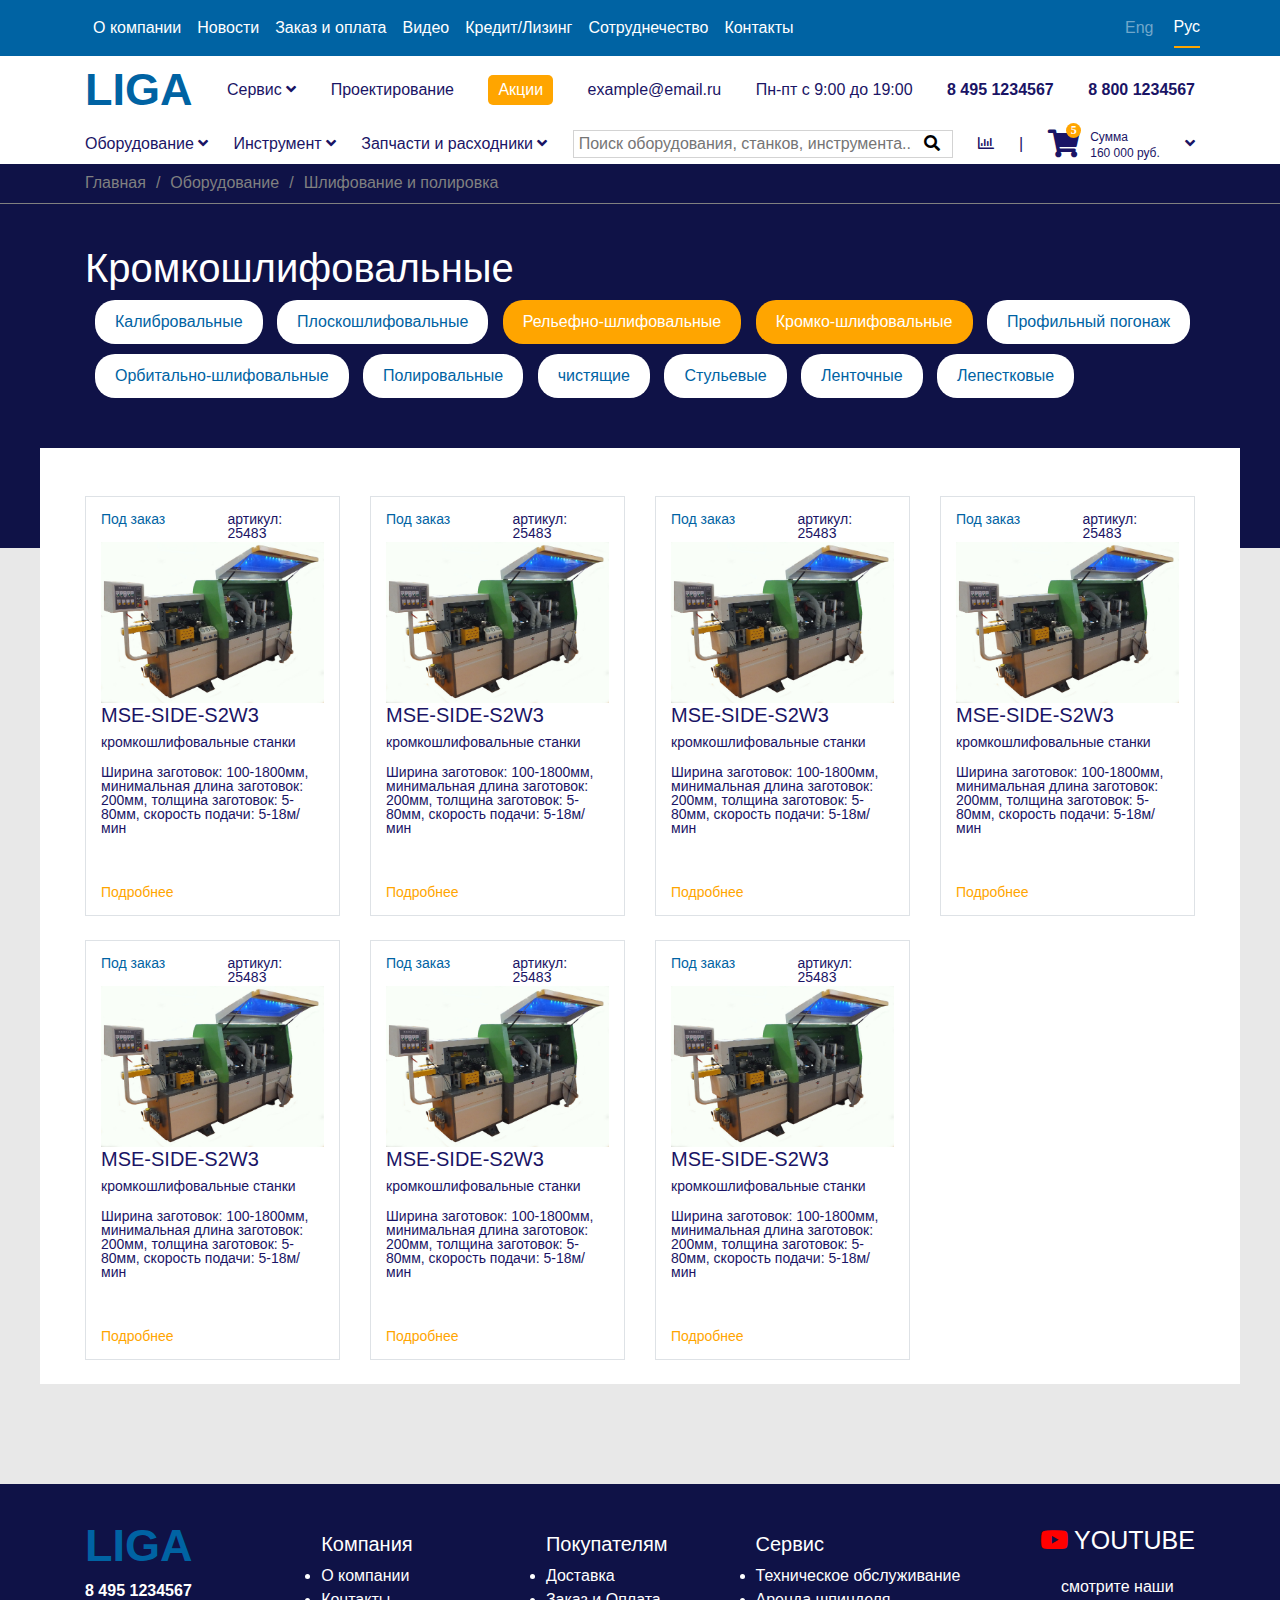
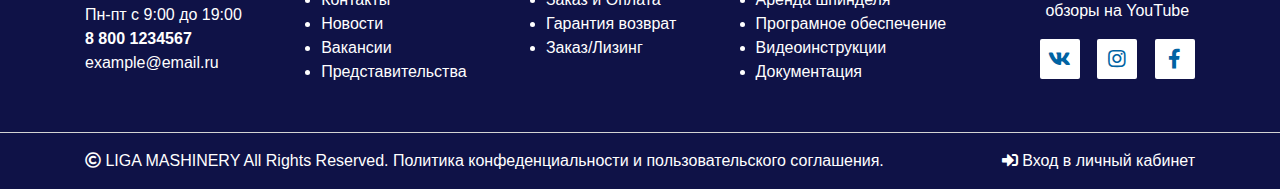
<file: grinding_polishing.html>
<!DOCTYPE html>
<html lang="ru">
<head>
  <meta charset="UTF-8">
  <meta name="viewport" content="width=device-width, initial-scale=1.0, shrink-to-fit=no">
  <title>fix66</title>

  <link rel="stylesheet" href="css/bootstrap.min.css">
  <link rel="stylesheet" href="https://use.fontawesome.com/releases/v5.8.1/css/all.css" crossorigin="anonymous">
  <link rel="stylesheet" type="text/css" href="css/main.css">
  <link rel="stylesheet" type="text/css" href="css/documentaition.css">
   

</head>
<body>
	<header class="" >

		<nav class="navbar navbar-expand-lg " style="background-color: #0063a3;">
		    <div class="container">
		    	<button class="navbar-toggler" type="button" data-toggle="collapse" data-target="#navbarSupport">
		      		<span class="navbar-toggler-icon"></span>
	    		</button>
				<div class="collapse navbar-collapse " id="navbarSupport">
					<ul class="navbar-nav ">
				        <li class="nav-item ">
				          <a class="nav-link" href="">О компании</a>
				        </li>
				        <li class="nav-item">
				          <a class="nav-link" href="">Новости</a>
				        </li>
				        <li class="nav-item">
				          <a class="nav-link" href="">Заказ и оплата</a>
				        </li>
				        <li  class="nav-item">
				          <a class="nav-link" href="">Видео</a>
				        </li>
				        <li  class="nav-item">
				          <a class="nav-link" href="">Кредит/Лизинг</a>
				        </li>
				        <li  class="nav-item">
				          <a class="nav-link" href="">Сотруднечество</a>
				        </li>
				        <li  class="nav-item">
				          <a class="nav-link" href="">Контакты</a>
				        </li>
			      	</ul>
			      </div>

				<div class="offset-md-3 mr-20 row lang_container">
			      <div class="lang " >Eng</div>
			      <div class="lang lang_active">Рус</div>
	  			</div>
	  		</div>
	</nav>

	<div class="container heder_hide liga_row">

		<div class="row">
		<div class="col-12 d-flex  justify-content-between align-items-center">
			<div class="logo pointer">LIGA</div>
			<div class="nav_collapse service_hide pointer">Сервис <i class="fas fa-angle-down"></i>
			<div class="service">
				<a href="">Техническое обслуживание</a><br>
				<a href="">Аренда шпинделя</a><br>
				<a href="">Програмное обеспечение</a><br>
				<a href="">Видео-инструкции</a><br>
				<a href="">Документация</a><br><div class="triangle"></div>
			</div>
			</div>
			<div class="nav_collapse pointer">Проектирование</div>
			<div class="orange_btn ">Акции</div>
			<div class="pointer">example@email.ru</div>
			<div class="">Пн-пт с 9:00 до 19:00</div>
			<div class="tel pointer"> 8 495 1234567</div>
			<div class="tel pointer"> 8 800 1234567</div>
		</div>
		</div>
		<div class="row ">
			<div class="col-12 d-flex justify-content-between align-items-center">
				<div class="nav_collapse nav_collapse_1 pointer">Оборудование <i class="fas fa-angle-down"></i><i class="fas fa-angle-up no_display"></i></div>
			<div class="nav_collapse nav_collapse_2 pointer">Инструмент <i class="fas fa-angle-down"></i> <i class="fas fa-angle-up no_display"></i></div>
			<div class="nav_collapse nav_collapse_3 pointer">Запчасти и расходники <i class="fas fa-angle-down"></i><i class="fas fa-angle-up no_display"></i>
			</div>
			<form class="serch">
				<input type="text" name="serch" placeholder="Поиск оборудования, станков, инструмента...">
				<button><i class="fas fa-search"></i></button>
			</form>
			<div class="pointer"><i class="far fa-chart-bar"></i></div>
			<div>|</div>
			<div class="d-flex shoping_busket align-items-center"><i class="fas fa-shopping-cart"><div class="shop_count d-flex justify-content-center align-items-center">5</div></i>
				<div class="sum_rub" ><span class="sum">Сумма</span><br>
				<span class="rub">160 000 руб.</span></div>
				
			</div>
			<div><i class="fas fa-angle-down"></i></div>
		</div>
	</div>

</div>
<div class="container">
		<div class="row fixed_menu no_display liga_row">
			<div class="col-12 d-flex justify-content-between align-items-center">
				<i class="fas fa-bars"></i>
				<div class="nav_collapse nav_collapse_1 pointer">Оборудование <i class="fas fa-angle-down"></i><i class="fas fa-angle-up no_display"></i></div>
			<div class="nav_collapse nav_collapse_2 pointer">Инструмент <i class="fas fa-angle-down"></i> <i class="fas fa-angle-up no_display"></i></div>
			<div class="nav_collapse nav_collapse_3 pointer">Запчасти и расходники <i class="fas fa-angle-down"></i><i class="fas fa-angle-up no_display"></i>
			</div>
			<div class="tel pointer"> 8 800 1234567</div>
			<form class="serch">
				<input type="text" name="serch" placeholder="Поиск">
				<button><i class="fas fa-search"></i></button>
			</form>
			<div class="pointer"><i class="far fa-chart-bar"></i></div>
			<div>|</div>
			<div class="d-flex shoping_busket align-items-center"><i class="fas fa-shopping-cart"><div class="shop_count d-flex justify-content-center align-items-center">5</div></i>
				<div class="sum_rub" ><span class="sum">Сумма</span><br>
				<span class="rub">160 000 руб.</span></div>
				
			</div>
			<div><i class="fas fa-angle-down"></i></div>
		</div>
	</div>
	</div>
<div class="nav_down no_display nav_down_1">
		<div class="container">
		<div class="row">
		
			<div class="col-3">
				<p>Раскрой и пиление</p>
				<a href=""><li>Форматнораскроечные станки</li></a>
				<a href=""><li>Раскроечные центры с чпу</li></a>
				<a href=""><li>Ленточно-пильные станки</li></a>
				<a href=""><li>Панельные пилы</li></a>
				<a href=""><li>Делительные станки</li></a>
				<a href=""><li>форматнораскроечные  станки</li></a>
				<br>
				<p>Токарная обработка</p>

				<p>Шлифование и полировка</p>
				<a href=""><li>Форматнораскроечные станки</li></a>
				<a href=""><li>Раскроечные центры с чпу</li></a>
				<a href=""><li>Ленточно-пильные станки</li></a>
				<a href=""><li>Панельные пилы</li></a>
				<a href=""><li>Делительные станки</li></a>
				<a href=""><li>
				форматнораскроечные  станки</li></a>
				<a href=""><li>Раскроечные центры с чпу</li></a>
				<a href=""><li>Ленточно-пильные станки</li></a>
				<a href=""><li>Панельные пилы</li></a>
				<a href=""><li>Делительные станки</li></a>
				
				<br>
				<p>Лазерная обработка</p>
				<a href=""><li>Форматнораскроечные станки</li></a>
				<a href=""><li>Раскроечные центры с чпу</li></a>
				<br>
			</div>

			<div class="col-3">
				<p>Кромление (облицовка кромкой)</p>
				<a href=""><li>Криволинейные станки</li></a>
				<a href=""><li>Автоматические кромкооблицовачные станки</li></a>
				<a href=""><li>Кромкооблицовачные линии</li></a>
			
				<br>
				<p>Пресование</p>
				<a href=""><li>Горячие и холодные пресса</li></a>
				<a href=""><li>Мембранновакуумные пресса</li></a>
				<a href=""><li>Пресса для гнутья</li></a>
				<a href=""><li>Сборочные ваймы</li></a>
				<br>

				<p>Покраска</p>
				<a href=""><li>Форматнораскроечные станки</li></a>
				<a href=""><li>Раскроечные центры с чпу</li></a>
				<a href=""><li>Ленточно-пильные станки</li></a>
				<a href=""><li>Панельные пилы</li></a>
				
				
				<br>
				<p>Пылеудвление (аспирация)</p>
				<a href=""><li>Форматнораскроечные станки</li></a>
				<a href=""><li>Раскроечные центры с чпу</li></a>
				<br>
			</div>

			<div class="col-3">
				<p>Присадка (сверление)</p>
				<a href=""><li>Форматнораскроечные станки</li></a>
				<a href=""><li>Раскроечные центры с чпу</li></a>
				<a href=""><li>Ленточно-пильные станки</li></a>
				<a href=""><li>Панельные пилы</li></a>
				<a href=""><li>Делительные станки</li></a>
				<a href=""><li>форматнораскроечные  станки</li></a>
				<br>
				<p>Токарная обработка</p>

				<p>Шлифование и полировка</p>
				<a href=""><li>Форматнораскроечные станки</li></a>
				<a href=""><li>Раскроечные центры с чпу</li></a>
				<a href=""><li>Ленточно-пильные станки</li></a>
				<a href=""><li>Панельные пилы</li></a>
				<a href=""><li>Делительные станки</li></a>
				<a href=""><li>
				форматнораскроечные  станки</li></a>
				<a href=""><li>Раскроечные центры с чпу</li></a>
				<a href=""><li>Ленточно-пильные станки</li></a>
				<a href=""><li>Панельные пилы</li></a>
				<a href=""><li>Делительные станки</li></a>
				
				<br>
				<p>Лазерная обработка</p>
				<a href=""><li>Форматнораскроечные станки</li></a>
				<a href=""><li>Раскроечные центры с чпу</li></a>
				<br>
			</div>

			<div class="col-3">
				<p>Раскрой и пиление</p>
				<a href=""><li>Форматнораскроечные станки</li></a>
				<a href=""><li>Раскроечные центры с чпу</li></a>
				<a href=""><li>Ленточно-пильные станки</li></a>
				<a href=""><li>Панельные пилы</li></a>
				<a href=""><li>Делительные станки</li></a>
				<a href=""><li>форматнораскроечные  станки</li></a>
				<br>
				<p>Токарная обработка</p>

				<p>Шлифование и полировка</p>
				<a href=""><li>Форматнораскроечные станки</li></a>
				<a href=""><li>Раскроечные центры с чпу</li></a>
				<a href=""><li>Ленточно-пильные станки</li></a>
				<a href=""><li>Панельные пилы</li></a>
				<a href=""><li>Делительные станки</li></a>
				<a href=""><li>
				форматнораскроечные  станки</li></a>
				<a href=""><li>Раскроечные центры с чпу</li></a>
				<a href=""><li>Ленточно-пильные станки</li></a>
				<a href=""><li>Панельные пилы</li></a>
				<a href=""><li>Делительные станки</li></a>
				
				<br>
				<p>Лазерная обработка</p>
				<a href=""><li>Форматнораскроечные станки</li></a>
				<a href=""><li>Раскроечные центры с чпу</li></a>
				<br>
			</div>
		
		</div>
	</div>
</div>
<div class="nav_down no_display nav_down_2">
		<div class="container">
		<div class="row">
		
			<div class="col-3">
				<p>Раскрой и пиление</p>
				<a href=""><li>Форматнораскроечные станки</li></a>
				<a href=""><li>Раскроечные центры с чпу</li></a>
				<a href=""><li>Ленточно-пильные станки</li></a>
				<a href=""><li>Панельные пилы</li></a>
				<a href=""><li>Делительные станки</li></a>
				<a href=""><li>форматнораскроечные  станки</li></a>
				<br>
				<p>Токарная обработка</p>

				<p>Шлифование и полировка</p>
				<a href=""><li>Форматнораскроечные станки</li></a>
				<a href=""><li>Раскроечные центры с чпу</li></a>
				<a href=""><li>Ленточно-пильные станки</li></a>
				<a href=""><li>Панельные пилы</li></a>
				<a href=""><li>Делительные станки</li></a>
				<a href=""><li>
				форматнораскроечные  станки</li></a>
				<a href=""><li>Раскроечные центры с чпу</li></a>
				<a href=""><li>Ленточно-пильные станки</li></a>
				<a href=""><li>Панельные пилы</li></a>
				<a href=""><li>Делительные станки</li></a>
				
		
			</div>

			<div class="col-3">
				<p>Раскрой и пиление</p>
				<a href=""><li>Форматнораскроечные станки</li></a>
				<a href=""><li>Раскроечные центры с чпу</li></a>
				<a href=""><li>Ленточно-пильные станки</li></a>
				<a href=""><li>Панельные пилы</li></a>
				<a href=""><li>Делительные станки</li></a>
				<a href=""><li>форматнораскроечные  станки</li></a>
				<br>
				<p>Токарная обработка</p>

				<p>Шлифование и полировка</p>
				<a href=""><li>Форматнораскроечные станки</li></a>
				<a href=""><li>Раскроечные центры с чпу</li></a>
				<a href=""><li>Ленточно-пильные станки</li></a>
				<a href=""><li>Панельные пилы</li></a>
				<a href=""><li>Делительные станки</li></a>
				<a href=""><li>
				форматнораскроечные  станки</li></a>
				<a href=""><li>Раскроечные центры с чпу</li></a>
				<a href=""><li>
			</div>

			<div class="col-3">
				<p>Раскрой и пиление</p>
				<a href=""><li>Форматнораскроечные станки</li></a>
				<a href=""><li>Раскроечные центры с чпу</li></a>
				<a href=""><li>Ленточно-пильные станки</li></a>
				<a href=""><li>Панельные пилы</li></a>
				<a href=""><li>Делительные станки</li></a>
				<a href=""><li>форматнораскроечные  станки</li></a>
				<br>
				<p>Токарная обработка</p>

				<p>Шлифование и полировка</p>
				<a href=""><li>Форматнораскроечные станки</li></a>
				<a href=""><li>Раскроечные центры с чпу</li></a>
				<a href=""><li>Ленточно-пильные станки</li></a>
				
			</div>

			<div class="col-3">
				<p>Раскрой и пиление</p>
				<a href=""><li>Форматнораскроечные станки</li></a>
				<a href=""><li>Раскроечные центры с чпу</li></a>
				<a href=""><li>Ленточно-пильные станки</li></a>
				<a href=""><li>Панельные пилы</li></a>
				<a href=""><li>Делительные станки</li></a>
				
			</div>
		
	</div>
</div>
</div>
<div class="nav_down no_display nav_down_3">
		<div class="container">
		<div class="row">
		
			<div class="col-3">
				<p>Лазерная обработка</p>
				<a href=""><li>Панельные пилы</li></a>
				<a href=""><li>Делительные станки</li></a>
				<a href=""><li>
				форматнораскроечные  станки</li></a>
				<a href=""><li>Раскроечные центры с чпу</li></a>
				<a href=""><li>Ленточно-пильные станки</li></a>
				<a href=""><li>Панельные пилы</li></a>
				<a href=""><li>Делительные станки</li></a>
				
				<br>
				<p>Лазерная обработка</p>
				<a href=""><li>Форматнораскроечные станки</li></a>
				<a href=""><li>Раскроечные центры с чпу</li></a>
				<br>
			</div>

			<div class="col-3">
				<p>Раскрой и пиление</p>
				<a href=""><li>Форматнораскроечные станки</li></a>
				<a href=""><li>Раскроечные центры с чпу</li></a>
				<a href=""><li>Ленточно-пильные станки</li></a>
				<a href=""><li>Панельные пилы</li></a>
				<a href=""><li>Делительные станки</li></a>
				<a href=""><li>форматнораскроечные  станки</li></a>
				<br>
				<p>Токарная обработка</p>

				
			</div>

			<div class="col-3">
				<p>Раскрой и пиление</p>
				
				<br>
				<p>Токарная обработка</p>

				<p>Шлифование и полировка</p>
				
				<br>
				<p>Лазерная обработка</p>
				
				<br>
			</div>

			<div class="col-3">
				<p>Раскрой и пиление</p>
				
				
				<br>
				<p>Лазерная обработка</p>
				<a href=""><li>Форматнораскроечные станки</li></a>
				<a href=""><li>Раскроечные центры с чпу</li></a>
				<br>
			</div>
		
	</div>
</div>
</div>
</header>

<section class="section">
	<div class="container-fluid d-flex align-items-center">
		<div class="container">
			<div class="row">
			<div class="col-12 d-flex">
				<div class="nav_path">Главная</div>
				<div class="slash">/</div>
				<div class="nav_path">Оборудование</div>
				<div class="slash">/</div>
				<div class="nav_path">Шлифование и полировка</div>
			</div>	
			</div>
		</div>
	</div>
	<div class="container">
		<h1>Кромкошлифовальные</h1>
		<div class="d-flex"></div>
		<button class="choice">Калибровальные</button>
		<button class="choice">Плоскошлифовальные</button>
		<button class="choice active">Рельефно-шлифовальные</button>
		<button class="choice active">Кромко-шлифовальные</button>
		<button class="choice">Профильный погонаж</button>
		<button class="choice">Орбитально-шлифовальные</button>
		<button class="choice">Полировальные</button>
		<button class="choice">чистящие</button>
		<button class="choice">Стульевые</button>
		<button class="choice">Ленточные</button>
		<button class="choice">Лепестковые</button>
	</div>
</section>

<section class="main_content">
	<div class="main_content_container white_background">
	<div class="container pt-5">
			<div class="row pb-4">
			<div class="col-3">
				<div class="col-12 furniture_item border">
				<div class="row">
						<div class="col-6"> <p class="blue_text">Под заказ</p></div><div class="col-6 justify-content-end">артикул: 25483</div>
					</div>
					
					<img src="img/2.jpg">
					
					<h5>MSE-SIDE-S2W3</h5>
					<p>кромкошлифовальные станки</p>
						<p>
							Ширина заготовок: 100-1800мм, минимальная длина заготовок: 200мм, толщина заготовок: 5-80мм,
							скорость подачи: 5-18м/мин
						</p>
					<div class="row details">
						<div class="col-12 orange pointer"><p>
						Подробнее</p></div>
					</div>
				</div>
			</div>
			<div class="col-3">
			<div class="col-12 furniture_item border">
				<div class="row">
						<div class="col-6"> <p class="blue_text">Под заказ</p></div><div class="col-6 justify-content-end">артикул: 25483</div>
					</div>
					
					<img src="img/2.jpg">
					
					<h5>MSE-SIDE-S2W3</h5>
					<p>кромкошлифовальные станки</p>
						<p>
							Ширина заготовок: 100-1800мм, минимальная длина заготовок: 200мм, толщина заготовок: 5-80мм,
							скорость подачи: 5-18м/мин
						</p>
					<div class="row details">
						<div class="col-12 orange pointer"><p>
						Подробнее</p></div>
					</div>
				</div>
			</div>
			<div class="col-3">
				<div class="col-12 furniture_item border">
				<div class="row">
						<div class="col-6"> <p class="blue_text">Под заказ</p></div><div class="col-6 justify-content-end">артикул: 25483</div>
					</div>
					
					<img src="img/2.jpg">
					
					<h5>MSE-SIDE-S2W3</h5>
					<p>кромкошлифовальные станки</p>
						<p>
							Ширина заготовок: 100-1800мм, минимальная длина заготовок: 200мм, толщина заготовок: 5-80мм,
							скорость подачи: 5-18м/мин
						</p>
					<div class="row details">
						<div class="col-12 orange pointer"><p>
						Подробнее</p></div>
					</div>
				</div>
			</div>
			<div class="col-3">
				<div class="col-12 furniture_item border">
				<div class="row">
						<div class="col-6"> <p class="blue_text">Под заказ</p></div><div class="col-6 justify-content-end">артикул: 25483</div>
					</div>
					
					<img src="img/2.jpg">
					
					<h5>MSE-SIDE-S2W3</h5>
					<p>кромкошлифовальные станки</p>
						<p>
							Ширина заготовок: 100-1800мм, минимальная длина заготовок: 200мм, толщина заготовок: 5-80мм,
							скорость подачи: 5-18м/мин
						</p>
					<div class="row details">
						<div class="col-12 orange pointer"><p>
						Подробнее</p></div>
					</div>
				</div>
			</div>
		</div>
	
		<div class="row pb-4">
				<div class="col-3">
				<div class="col-12 furniture_item border">
				<div class="row">
						<div class="col-6"> <p class="blue_text">Под заказ</p></div><div class="col-6 justify-content-end">артикул: 25483</div>
					</div>
					
					<img src="img/2.jpg">
					
					<h5>MSE-SIDE-S2W3</h5>
					<p>кромкошлифовальные станки</p>
						<p>
							Ширина заготовок: 100-1800мм, минимальная длина заготовок: 200мм, толщина заготовок: 5-80мм,
							скорость подачи: 5-18м/мин
						</p>
					<div class="row details">
						<div class="col-12 orange pointer"><p>
						Подробнее</p></div>
					</div>
				</div>
			</div>
			<div class="col-3">
				<div class="col-12 furniture_item border">
				<div class="row">
						<div class="col-6"> <p class="blue_text">Под заказ</p></div><div class="col-6 justify-content-end">артикул: 25483</div>
					</div>
					
					<img src="img/2.jpg">
					
					<h5>MSE-SIDE-S2W3</h5>
					<p>кромкошлифовальные станки</p>
						<p>
							Ширина заготовок: 100-1800мм, минимальная длина заготовок: 200мм, толщина заготовок: 5-80мм,
							скорость подачи: 5-18м/мин
						</p>
					<div class="row details">
						<div class="col-12 orange pointer"><p>
						Подробнее</p></div>
					</div>
				</div>
			</div>
			<div class="col-3">
				<div class="col-12 furniture_item border">
				<div class="row">
						<div class="col-6"> <p class="blue_text">Под заказ</p></div><div class="col-6 justify-content-end">артикул: 25483</div>
					</div>
					
					<img src="img/2.jpg">
					
					<h5>MSE-SIDE-S2W3</h5>
					<p>кромкошлифовальные станки</p>
						<p>
							Ширина заготовок: 100-1800мм, минимальная длина заготовок: 200мм, толщина заготовок: 5-80мм,
							скорость подачи: 5-18м/мин
						</p>
					<div class="row details">
						<div class="col-12 orange pointer"><p>
						Подробнее</p></div>
					</div>
				</div>
			</div>
		</div>
</div>
	</div>

</section>
<footer>
	<div class="container pt-5 pb-5">
		<div class="row ">
			<div class="col-12 d-flex justify-content-between align-items-start">
			<div class="footer_item">
				<div class="logo pointer">LIGA</div>
				<div class="tel pointer"> 8 495 1234567</div>
				<div class="">Пн-пт с 9:00 до 19:00</div>
				<div class="tel pointer"> 8 800 1234567</div>
				<div class="pointer">example@email.ru</div>

			</div>
			<div class="footer_item">
				<h5>Компания</h5>
				
					<li><a href="">О компании</a></li>
					<li><a href="">Контакты</a></li>
					<li><a href="">Новости</a></li>
					<li><a href="">Вакансии</a></li>
					<li><a href="">Представительства</a></li>
				</div>
				<div class="footer_item">
				<h5>Покупателям</h5>
				
					<li><a href="">Доставка</a></li>
					<li><a href="">Заказ и Оплата</a></li>
					<li><a href="">Гарантия  возврат</a></li>
					<li><a href="">Заказ/Лизинг</a></li>
					
				</div>
				<div class="footer_item">
				<h5>Сервис</h5>
				
					<li><a href="">Техническое обслуживание</a></li>
					<li><a href="">Аренда шпинделя</a></li>
					<li><a href="">Програмное обеспечение </a></li>
					<li><a href="">Видеоинструкции</a></li>
					<li><a href="">Документация</a></li>
				</div>
				<div class="footer_item d-flex flex-column">
					<p class="youtube pointer">
					<i class="fab fa-youtube"></i>
					<span>YOUTUBE</span>
					</p>
					<p >смотрите наши<br> обзоры на YouTube</p>
					<div class="footer_icons d-flex justify-content-between">
						<div class="footer_icon"><i class="fab fa-vk"></i></div>
					<div class="footer_icon"><i class="fab fa-instagram"></i></div>
				<div class="footer_icon"><i class="fab fa-facebook-f"></i></div>
			</div>
				</div>
			</div>
		</div>
	</div>
	<div class="coptrite pt-3">
	<div class="container ">
		<div class="row">
	<div class="col-12  d-flex justify-content-between">
		<p><i class="far fa-copyright"></i> LIGA MASHINERY All Rights Reserved. Политика конфеденциальности и пользовательского соглашения.</p>

		<p class="enter"> <i class="fas fa-sign-in-alt"></i> Вход в личный кабинет</p>
	</div>
</div>
</div>
</div>
</footer>
	<script src="https://ajax.googleapis.com/ajax/libs/jquery/3.3.1/jquery.min.js"></script>
  <script src="https://maxcdn.bootstrapcdn.com/bootstrap/4.1.0/js/bootstrap.min.js"></script>
  <script src="js/main.js"></script>
</body>
</file>
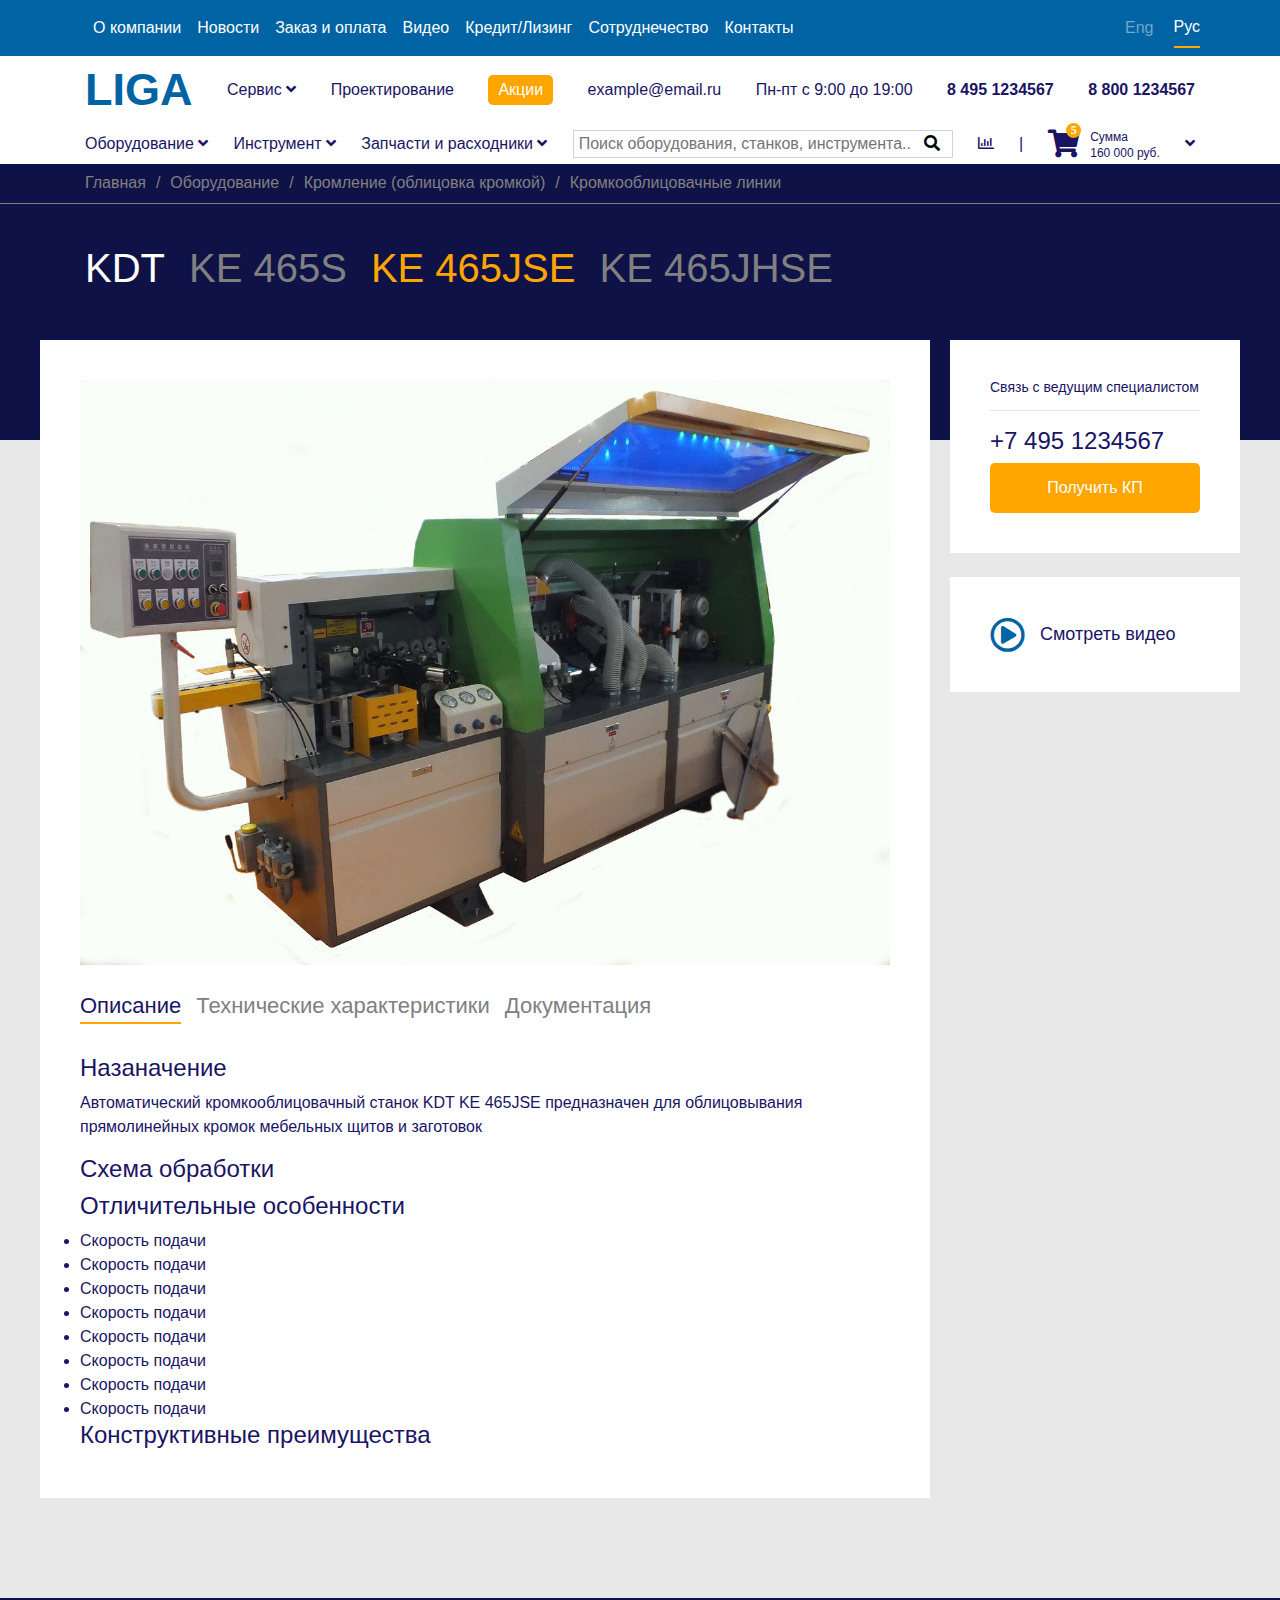
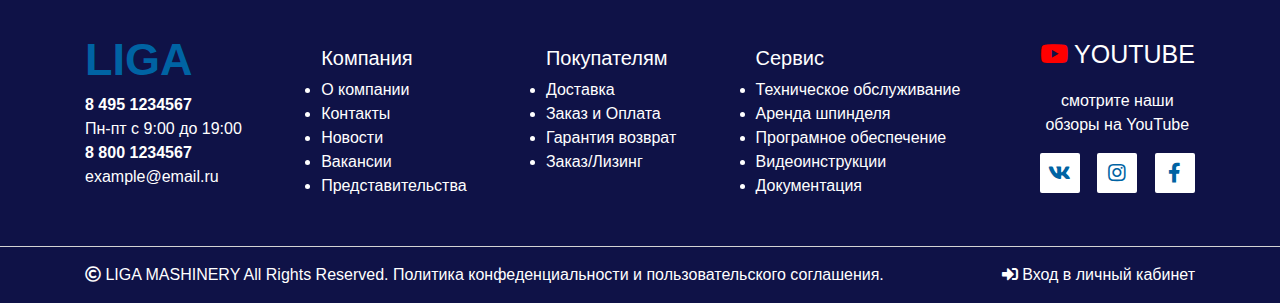
<file: item_card.html>
<!DOCTYPE html>
<html lang="ru">
<head>
  <meta charset="UTF-8">
  <meta name="viewport" content="width=device-width, initial-scale=1.0, shrink-to-fit=no">
  <title>fix66</title>

  <link rel="stylesheet" href="css/bootstrap.min.css">
  <link rel="stylesheet" href="https://use.fontawesome.com/releases/v5.8.1/css/all.css" crossorigin="anonymous">
  <link rel="stylesheet" type="text/css" href="css/main.css">
  <link rel="stylesheet" type="text/css" href="css/documentaition.css">
   

</head>
<body>
	<header class="" >

		<nav class="navbar navbar-expand-lg " style="background-color: #0063a3;">
		    <div class="container">
		    	<button class="navbar-toggler" type="button" data-toggle="collapse" data-target="#navbarSupport">
		      		<span class="navbar-toggler-icon"></span>
	    		</button>
				<div class="collapse navbar-collapse " id="navbarSupport">
					<ul class="navbar-nav ">
				        <li class="nav-item ">
				          <a class="nav-link" href="">О компании</a>
				        </li>
				        <li class="nav-item">
				          <a class="nav-link" href="">Новости</a>
				        </li>
				        <li class="nav-item">
				          <a class="nav-link" href="">Заказ и оплата</a>
				        </li>
				        <li  class="nav-item">
				          <a class="nav-link" href="">Видео</a>
				        </li>
				        <li  class="nav-item">
				          <a class="nav-link" href="">Кредит/Лизинг</a>
				        </li>
				        <li  class="nav-item">
				          <a class="nav-link" href="">Сотруднечество</a>
				        </li>
				        <li  class="nav-item">
				          <a class="nav-link" href="">Контакты</a>
				        </li>
			      	</ul>
			      </div>

				<div class="offset-md-3 mr-20 row lang_container">
			      <div class="lang " >Eng</div>
			      <div class="lang lang_active">Рус</div>
	  			</div>
	  		</div>
	</nav>

	<div class="container heder_hide liga_row">

		<div class="row">
		<div class="col-12 d-flex  justify-content-between align-items-center">
			<div class="logo pointer">LIGA</div>
			<div class="nav_collapse service_hide pointer">Сервис <i class="fas fa-angle-down"></i>
			<div class="service">
				<a href="">Техническое обслуживание</a><br>
				<a href="">Аренда шпинделя</a><br>
				<a href="">Програмное обеспечение</a><br>
				<a href="">Видео-инструкции</a><br>
				<a href="">Документация</a><br><div class="triangle"></div>
			</div>
			</div>
			<div class="nav_collapse pointer">Проектирование</div>
			<div class="orange_btn ">Акции</div>
			<div class="pointer">example@email.ru</div>
			<div class="">Пн-пт с 9:00 до 19:00</div>
			<div class="tel pointer"> 8 495 1234567</div>
			<div class="tel pointer"> 8 800 1234567</div>
		</div>
		</div>
		<div class="row ">
			<div class="col-12 d-flex justify-content-between align-items-center">
				<div class="nav_collapse nav_collapse_1 pointer">Оборудование <i class="fas fa-angle-down"></i><i class="fas fa-angle-up no_display"></i></div>
			<div class="nav_collapse nav_collapse_2 pointer">Инструмент <i class="fas fa-angle-down"></i> <i class="fas fa-angle-up no_display"></i></div>
			<div class="nav_collapse nav_collapse_3 pointer">Запчасти и расходники <i class="fas fa-angle-down"></i><i class="fas fa-angle-up no_display"></i>
			</div>
			<form class="serch">
				<input type="text" name="serch" placeholder="Поиск оборудования, станков, инструмента...">
				<button><i class="fas fa-search"></i></button>
			</form>
			<div class="pointer"><i class="far fa-chart-bar"></i></div>
			<div>|</div>
			<div class="d-flex shoping_busket align-items-center"><i class="fas fa-shopping-cart"><div class="shop_count d-flex justify-content-center align-items-center">5</div></i>
				<div class="sum_rub" ><span class="sum">Сумма</span><br>
				<span class="rub">160 000 руб.</span></div>
				
			</div>
			<div><i class="fas fa-angle-down"></i></div>
		</div>
	</div>

</div>
<div class="container">
		<div class="row fixed_menu no_display liga_row">
			<div class="col-12 d-flex justify-content-between align-items-center">
				<i class="fas fa-bars"></i>
				<div class="nav_collapse nav_collapse_1 pointer">Оборудование <i class="fas fa-angle-down"></i><i class="fas fa-angle-up no_display"></i></div>
			<div class="nav_collapse nav_collapse_2 pointer">Инструмент <i class="fas fa-angle-down"></i> <i class="fas fa-angle-up no_display"></i></div>
			<div class="nav_collapse nav_collapse_3 pointer">Запчасти и расходники <i class="fas fa-angle-down"></i><i class="fas fa-angle-up no_display"></i>
			</div>
			<div class="tel pointer"> 8 800 1234567</div>
			<form class="serch">
				<input type="text" name="serch" placeholder="Поиск">
				<button><i class="fas fa-search"></i></button>
			</form>
			<div class="pointer"><i class="far fa-chart-bar"></i></div>
			<div>|</div>
			<div class="d-flex shoping_busket align-items-center"><i class="fas fa-shopping-cart"><div class="shop_count d-flex justify-content-center align-items-center">5</div></i>
				<div class="sum_rub" ><span class="sum">Сумма</span><br>
				<span class="rub">160 000 руб.</span></div>
				
			</div>
			<div><i class="fas fa-angle-down"></i></div>
		</div>
	</div>
	</div>
<div class="nav_down no_display nav_down_1">
		<div class="container">
		<div class="row">
		
			<div class="col-3">
				<p>Раскрой и пиление</p>
				<a href=""><li>Форматнораскроечные станки</li></a>
				<a href=""><li>Раскроечные центры с чпу</li></a>
				<a href=""><li>Ленточно-пильные станки</li></a>
				<a href=""><li>Панельные пилы</li></a>
				<a href=""><li>Делительные станки</li></a>
				<a href=""><li>форматнораскроечные  станки</li></a>
				<br>
				<p>Токарная обработка</p>

				<p>Шлифование и полировка</p>
				<a href=""><li>Форматнораскроечные станки</li></a>
				<a href=""><li>Раскроечные центры с чпу</li></a>
				<a href=""><li>Ленточно-пильные станки</li></a>
				<a href=""><li>Панельные пилы</li></a>
				<a href=""><li>Делительные станки</li></a>
				<a href=""><li>
				форматнораскроечные  станки</li></a>
				<a href=""><li>Раскроечные центры с чпу</li></a>
				<a href=""><li>Ленточно-пильные станки</li></a>
				<a href=""><li>Панельные пилы</li></a>
				<a href=""><li>Делительные станки</li></a>
				
				<br>
				<p>Лазерная обработка</p>
				<a href=""><li>Форматнораскроечные станки</li></a>
				<a href=""><li>Раскроечные центры с чпу</li></a>
				<br>
			</div>

			<div class="col-3">
				<p>Кромление (облицовка кромкой)</p>
				<a href=""><li>Криволинейные станки</li></a>
				<a href=""><li>Автоматические кромкооблицовачные станки</li></a>
				<a href=""><li>Кромкооблицовачные линии</li></a>
			
				<br>
				<p>Пресование</p>
				<a href=""><li>Горячие и холодные пресса</li></a>
				<a href=""><li>Мембранновакуумные пресса</li></a>
				<a href=""><li>Пресса для гнутья</li></a>
				<a href=""><li>Сборочные ваймы</li></a>
				<br>

				<p>Покраска</p>
				<a href=""><li>Форматнораскроечные станки</li></a>
				<a href=""><li>Раскроечные центры с чпу</li></a>
				<a href=""><li>Ленточно-пильные станки</li></a>
				<a href=""><li>Панельные пилы</li></a>
				
				
				<br>
				<p>Пылеудвление (аспирация)</p>
				<a href=""><li>Форматнораскроечные станки</li></a>
				<a href=""><li>Раскроечные центры с чпу</li></a>
				<br>
			</div>

			<div class="col-3">
				<p>Присадка (сверление)</p>
				<a href=""><li>Форматнораскроечные станки</li></a>
				<a href=""><li>Раскроечные центры с чпу</li></a>
				<a href=""><li>Ленточно-пильные станки</li></a>
				<a href=""><li>Панельные пилы</li></a>
				<a href=""><li>Делительные станки</li></a>
				<a href=""><li>форматнораскроечные  станки</li></a>
				<br>
				<p>Токарная обработка</p>

				<p>Шлифование и полировка</p>
				<a href=""><li>Форматнораскроечные станки</li></a>
				<a href=""><li>Раскроечные центры с чпу</li></a>
				<a href=""><li>Ленточно-пильные станки</li></a>
				<a href=""><li>Панельные пилы</li></a>
				<a href=""><li>Делительные станки</li></a>
				<a href=""><li>
				форматнораскроечные  станки</li></a>
				<a href=""><li>Раскроечные центры с чпу</li></a>
				<a href=""><li>Ленточно-пильные станки</li></a>
				<a href=""><li>Панельные пилы</li></a>
				<a href=""><li>Делительные станки</li></a>
				
				<br>
				<p>Лазерная обработка</p>
				<a href=""><li>Форматнораскроечные станки</li></a>
				<a href=""><li>Раскроечные центры с чпу</li></a>
				<br>
			</div>

			<div class="col-3">
				<p>Раскрой и пиление</p>
				<a href=""><li>Форматнораскроечные станки</li></a>
				<a href=""><li>Раскроечные центры с чпу</li></a>
				<a href=""><li>Ленточно-пильные станки</li></a>
				<a href=""><li>Панельные пилы</li></a>
				<a href=""><li>Делительные станки</li></a>
				<a href=""><li>форматнораскроечные  станки</li></a>
				<br>
				<p>Токарная обработка</p>

				<p>Шлифование и полировка</p>
				<a href=""><li>Форматнораскроечные станки</li></a>
				<a href=""><li>Раскроечные центры с чпу</li></a>
				<a href=""><li>Ленточно-пильные станки</li></a>
				<a href=""><li>Панельные пилы</li></a>
				<a href=""><li>Делительные станки</li></a>
				<a href=""><li>
				форматнораскроечные  станки</li></a>
				<a href=""><li>Раскроечные центры с чпу</li></a>
				<a href=""><li>Ленточно-пильные станки</li></a>
				<a href=""><li>Панельные пилы</li></a>
				<a href=""><li>Делительные станки</li></a>
				
				<br>
				<p>Лазерная обработка</p>
				<a href=""><li>Форматнораскроечные станки</li></a>
				<a href=""><li>Раскроечные центры с чпу</li></a>
				<br>
			</div>
		
		</div>
	</div>
</div>
<div class="nav_down no_display nav_down_2">
		<div class="container">
		<div class="row">
		
			<div class="col-3">
				<p>Раскрой и пиление</p>
				<a href=""><li>Форматнораскроечные станки</li></a>
				<a href=""><li>Раскроечные центры с чпу</li></a>
				<a href=""><li>Ленточно-пильные станки</li></a>
				<a href=""><li>Панельные пилы</li></a>
				<a href=""><li>Делительные станки</li></a>
				<a href=""><li>форматнораскроечные  станки</li></a>
				<br>
				<p>Токарная обработка</p>

				<p>Шлифование и полировка</p>
				<a href=""><li>Форматнораскроечные станки</li></a>
				<a href=""><li>Раскроечные центры с чпу</li></a>
				<a href=""><li>Ленточно-пильные станки</li></a>
				<a href=""><li>Панельные пилы</li></a>
				<a href=""><li>Делительные станки</li></a>
				<a href=""><li>
				форматнораскроечные  станки</li></a>
				<a href=""><li>Раскроечные центры с чпу</li></a>
				<a href=""><li>Ленточно-пильные станки</li></a>
				<a href=""><li>Панельные пилы</li></a>
				<a href=""><li>Делительные станки</li></a>
				
		
			</div>

			<div class="col-3">
				<p>Раскрой и пиление</p>
				<a href=""><li>Форматнораскроечные станки</li></a>
				<a href=""><li>Раскроечные центры с чпу</li></a>
				<a href=""><li>Ленточно-пильные станки</li></a>
				<a href=""><li>Панельные пилы</li></a>
				<a href=""><li>Делительные станки</li></a>
				<a href=""><li>форматнораскроечные  станки</li></a>
				<br>
				<p>Токарная обработка</p>

				<p>Шлифование и полировка</p>
				<a href=""><li>Форматнораскроечные станки</li></a>
				<a href=""><li>Раскроечные центры с чпу</li></a>
				<a href=""><li>Ленточно-пильные станки</li></a>
				<a href=""><li>Панельные пилы</li></a>
				<a href=""><li>Делительные станки</li></a>
				<a href=""><li>
				форматнораскроечные  станки</li></a>
				<a href=""><li>Раскроечные центры с чпу</li></a>
				<a href=""><li>
			</div>

			<div class="col-3">
				<p>Раскрой и пиление</p>
				<a href=""><li>Форматнораскроечные станки</li></a>
				<a href=""><li>Раскроечные центры с чпу</li></a>
				<a href=""><li>Ленточно-пильные станки</li></a>
				<a href=""><li>Панельные пилы</li></a>
				<a href=""><li>Делительные станки</li></a>
				<a href=""><li>форматнораскроечные  станки</li></a>
				<br>
				<p>Токарная обработка</p>

				<p>Шлифование и полировка</p>
				<a href=""><li>Форматнораскроечные станки</li></a>
				<a href=""><li>Раскроечные центры с чпу</li></a>
				<a href=""><li>Ленточно-пильные станки</li></a>
				
			</div>

			<div class="col-3">
				<p>Раскрой и пиление</p>
				<a href=""><li>Форматнораскроечные станки</li></a>
				<a href=""><li>Раскроечные центры с чпу</li></a>
				<a href=""><li>Ленточно-пильные станки</li></a>
				<a href=""><li>Панельные пилы</li></a>
				<a href=""><li>Делительные станки</li></a>
				
			</div>
		
	</div>
</div>
</div>
<div class="nav_down no_display nav_down_3">
		<div class="container">
		<div class="row">
		
			<div class="col-3">
				<p>Лазерная обработка</p>
				<a href=""><li>Панельные пилы</li></a>
				<a href=""><li>Делительные станки</li></a>
				<a href=""><li>
				форматнораскроечные  станки</li></a>
				<a href=""><li>Раскроечные центры с чпу</li></a>
				<a href=""><li>Ленточно-пильные станки</li></a>
				<a href=""><li>Панельные пилы</li></a>
				<a href=""><li>Делительные станки</li></a>
				
				<br>
				<p>Лазерная обработка</p>
				<a href=""><li>Форматнораскроечные станки</li></a>
				<a href=""><li>Раскроечные центры с чпу</li></a>
				<br>
			</div>

			<div class="col-3">
				<p>Раскрой и пиление</p>
				<a href=""><li>Форматнораскроечные станки</li></a>
				<a href=""><li>Раскроечные центры с чпу</li></a>
				<a href=""><li>Ленточно-пильные станки</li></a>
				<a href=""><li>Панельные пилы</li></a>
				<a href=""><li>Делительные станки</li></a>
				<a href=""><li>форматнораскроечные  станки</li></a>
				<br>
				<p>Токарная обработка</p>

				
			</div>

			<div class="col-3">
				<p>Раскрой и пиление</p>
				
				<br>
				<p>Токарная обработка</p>

				<p>Шлифование и полировка</p>
				
				<br>
				<p>Лазерная обработка</p>
				
				<br>
			</div>

			<div class="col-3">
				<p>Раскрой и пиление</p>
				
				
				<br>
				<p>Лазерная обработка</p>
				<a href=""><li>Форматнораскроечные станки</li></a>
				<a href=""><li>Раскроечные центры с чпу</li></a>
				<br>
			</div>
		
	</div>
</div>
</div>
</header>

<section class="section">
	<div class="container-fluid d-flex align-items-center">
		<div class="container">
			<div class="row">
			<div class="col-12 d-flex">
				<div class="nav_path">Главная</div>
				<div class="slash">/</div>
				<div class="nav_path">Оборудование</div>
				<div class="slash">/</div>
				<div class="nav_path">Кромление (облицовка кромкой)</div>
				<div class="slash">/</div>
				Кромкооблицовачные линии</div>
			</div>	
			</div>
		</div>
	</div>
	<div class="container d-flex">
		<div class="mr-4 pointer"><h1>KDT</h1></div>
		<div class="mr-4 pointer catalog_item"><h1>KE 465S</h1></div>
		<div class="mr-4 active pointer catalog_item"><h1>KE 465JSE</h1></div>
		<div class="mr-4 pointer catalog_item"><h1>KE 465JHSE</h1></div>
</section>

<section class="main_content">
	<div class="main_content_container d-flex justify-content-between align-items-start">
		<div class="left_main white_background">
		<img src="img/2.jpg">
		<div class="row mt-4">
			<div class="about active">Описание</div>
			<div class="about">Технические характеристики</div>
			<div class="about">Документация</div>
		</div>
		<div class="informaition">
			<h4>Назаначение</h4>
			<p>Автоматический кромкооблицовачный станок KDT KE 465JSE предназначен для облицовывания прямолинейных кромок мебельных щитов и заготовок</p>
			<h4>Схема обработки</h4>
			<h4>Отличительные особенности</h4>
			<li>Скорость подачи</li>
			<li>Скорость подачи</li>
			<li>Скорость подачи</li>
			<li>Скорость подачи</li>
			<li>Скорость подачи</li>
			<li>Скорость подачи</li>
			<li>Скорость подачи</li>
			<li>Скорость подачи</li>
			<h4>Конструктивные преимущества</h4>
		</div>

		</div>
		<div class="aside">
		<div class="right_main white_background mb-4">
			<p>Связь с ведущим специалистом</p>
			<hr>
			<h4>+7 495 1234567</h4>
			<button class="orange_btn w-100">Получить КП</button>
		</div>

			<div class="right_main white_background video d-flex align-items-center pointer">
			<i class="far fa-play-circle"></i>	<span>Смотреть видео</span>
			</div>

		</div>
		</div>
	</div>

</section>
<footer>
	<div class="container pt-5 pb-5">
		<div class="row ">
			<div class="col-12 d-flex justify-content-between align-items-start">
			<div class="footer_item">
				<div class="logo pointer">LIGA</div>
				<div class="tel pointer"> 8 495 1234567</div>
				<div class="">Пн-пт с 9:00 до 19:00</div>
				<div class="tel pointer"> 8 800 1234567</div>
				<div class="pointer">example@email.ru</div>

			</div>
			<div class="footer_item">
				<h5>Компания</h5>
				
					<li><a href="">О компании</a></li>
					<li><a href="">Контакты</a></li>
					<li><a href="">Новости</a></li>
					<li><a href="">Вакансии</a></li>
					<li><a href="">Представительства</a></li>
				</div>
				<div class="footer_item">
				<h5>Покупателям</h5>
				
					<li><a href="">Доставка</a></li>
					<li><a href="">Заказ и Оплата</a></li>
					<li><a href="">Гарантия  возврат</a></li>
					<li><a href="">Заказ/Лизинг</a></li>
					
				</div>
				<div class="footer_item">
				<h5>Сервис</h5>
				
					<li><a href="">Техническое обслуживание</a></li>
					<li><a href="">Аренда шпинделя</a></li>
					<li><a href="">Програмное обеспечение </a></li>
					<li><a href="">Видеоинструкции</a></li>
					<li><a href="">Документация</a></li>
				</div>
				<div class="footer_item d-flex flex-column">
					<p class="youtube pointer">
					<i class="fab fa-youtube"></i>
					<span>YOUTUBE</span>
					</p>
					<p >смотрите наши<br> обзоры на YouTube</p>
					<div class="footer_icons d-flex justify-content-between">
						<div class="footer_icon"><i class="fab fa-vk"></i></div>
					<div class="footer_icon"><i class="fab fa-instagram"></i></div>
				<div class="footer_icon"><i class="fab fa-facebook-f"></i></div>
			</div>
				</div>
			</div>
		</div>
	</div>
	<div class="coptrite pt-3">
	<div class="container ">
		<div class="row">
	<div class="col-12  d-flex justify-content-between">
		<p><i class="far fa-copyright"></i> LIGA MASHINERY All Rights Reserved. Политика конфеденциальности и пользовательского соглашения.</p>

		<p class="enter"> <i class="fas fa-sign-in-alt"></i> Вход в личный кабинет</p>
	</div>
</div>
</div>
</div>
</footer>
	<script src="https://ajax.googleapis.com/ajax/libs/jquery/3.3.1/jquery.min.js"></script>
  <script src="https://maxcdn.bootstrapcdn.com/bootstrap/4.1.0/js/bootstrap.min.js"></script>
  <script src="js/main.js"></script>
</body>
</file>
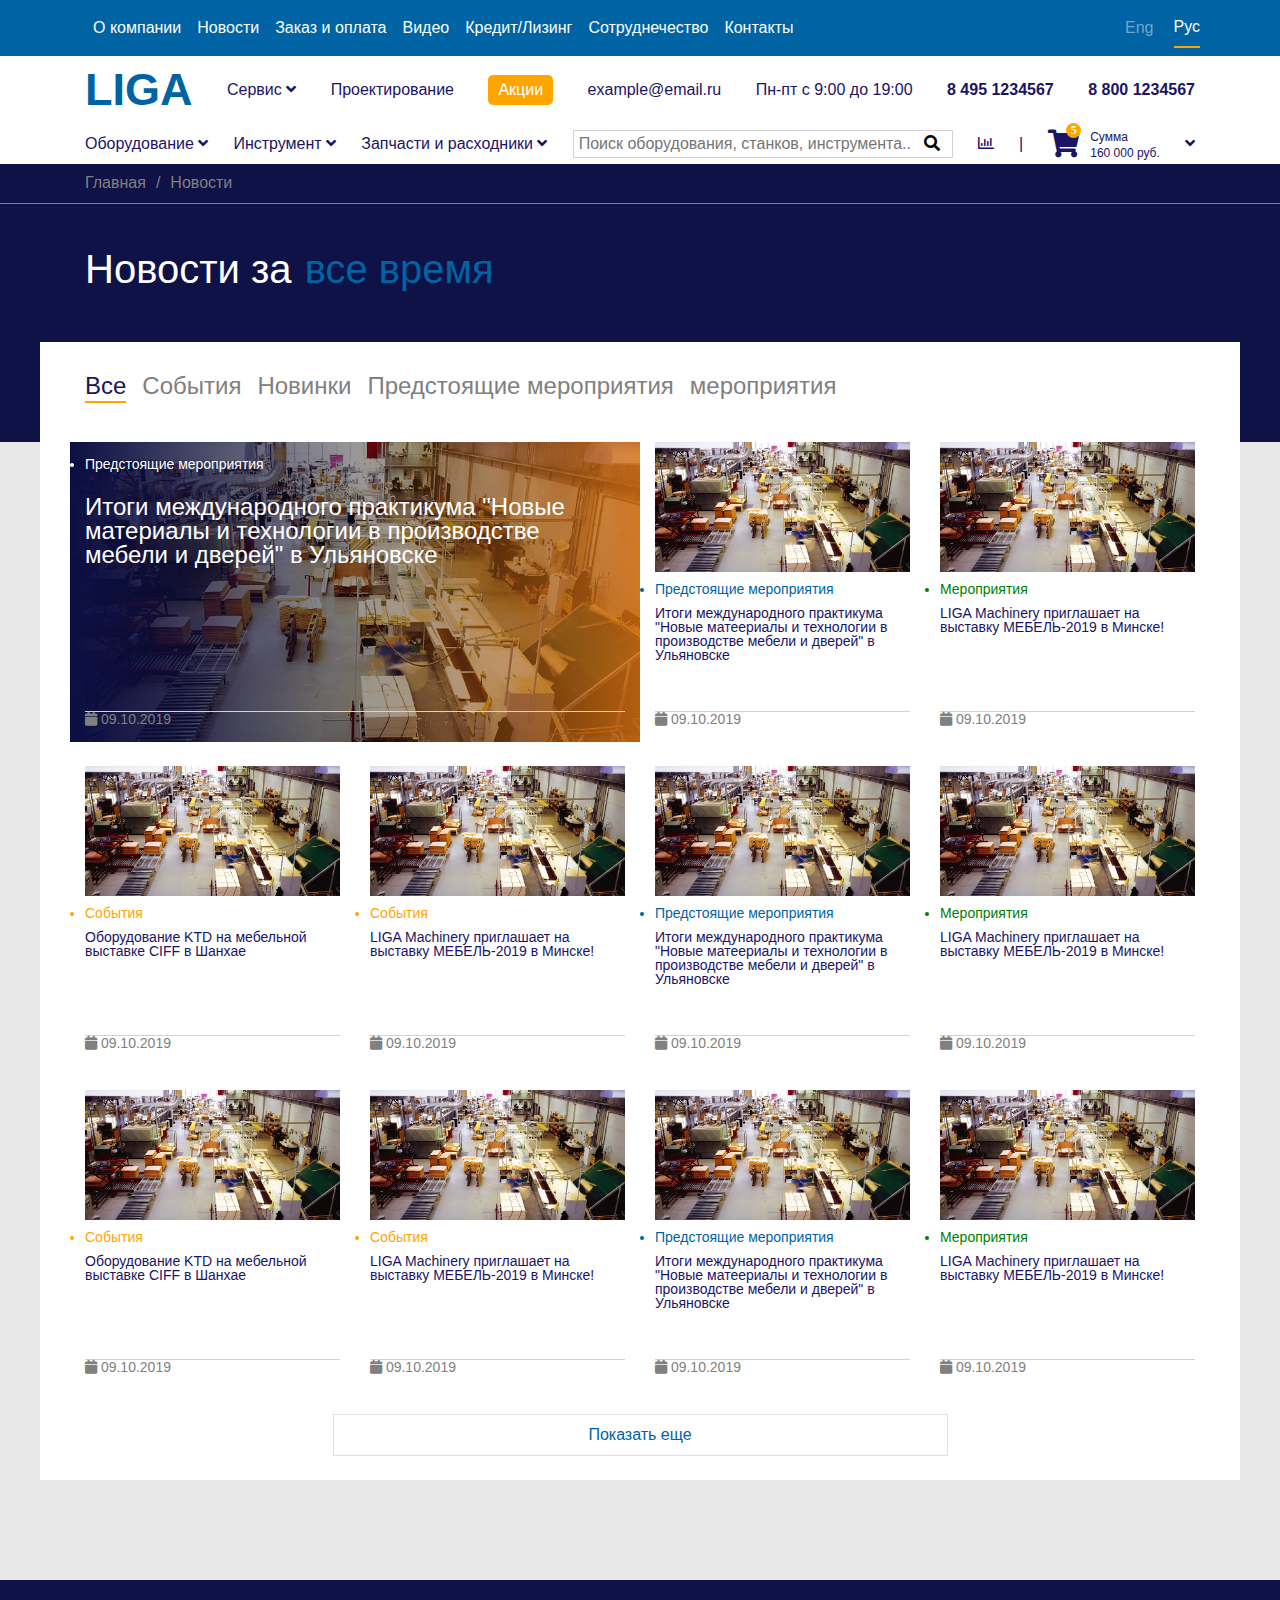
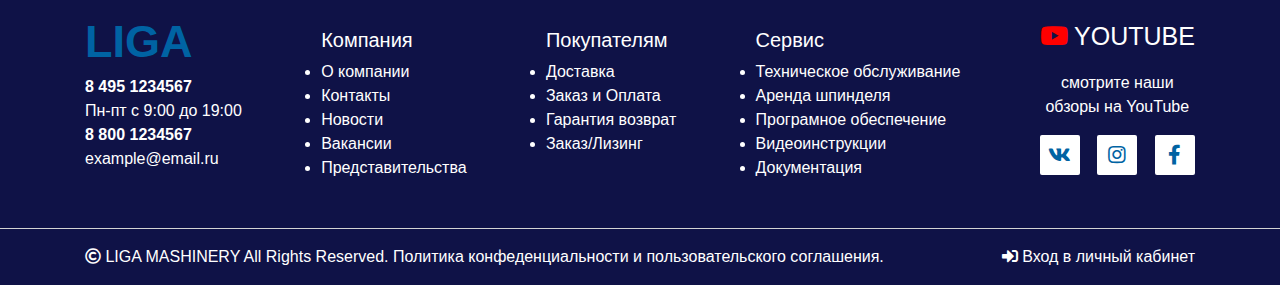
<file: news.html>
<!DOCTYPE html>
<html lang="ru">
<head>
  <meta charset="UTF-8">
  <meta name="viewport" content="width=device-width, initial-scale=1.0, shrink-to-fit=no">
  <title>fix66</title>
  <link href="css/datepicker.min.css" rel="stylesheet" type="text/css">
  
  <link rel="stylesheet" href="css/bootstrap.min.css">
  <link rel="stylesheet" href="https://use.fontawesome.com/releases/v5.8.1/css/all.css" crossorigin="anonymous">
  <link rel="stylesheet" type="text/css" href="css/main.css">
  <link rel="stylesheet" type="text/css" href="css/documentaition.css">
   

</head>
<body>
	<header class="" >

		<nav class="navbar navbar-expand-lg " style="background-color: #0063a3;">
		    <div class="container">
		    	<button class="navbar-toggler" type="button" data-toggle="collapse" data-target="#navbarSupport">
		      		<span class="navbar-toggler-icon"></span>
	    		</button>
				<div class="collapse navbar-collapse " id="navbarSupport">
					<ul class="navbar-nav ">
				        <li class="nav-item ">
				          <a class="nav-link" href="">О компании</a>
				        </li>
				        <li class="nav-item">
				          <a class="nav-link" href="">Новости</a>
				        </li>
				        <li class="nav-item">
				          <a class="nav-link" href="">Заказ и оплата</a>
				        </li>
				        <li  class="nav-item">
				          <a class="nav-link" href="">Видео</a>
				        </li>
				        <li  class="nav-item">
				          <a class="nav-link" href="">Кредит/Лизинг</a>
				        </li>
				        <li  class="nav-item">
				          <a class="nav-link" href="">Сотруднечество</a>
				        </li>
				        <li  class="nav-item">
				          <a class="nav-link" href="">Контакты</a>
				        </li>
			      	</ul>
			      </div>

				<div class="offset-md-3 mr-20 row lang_container">
			      <div class="lang " >Eng</div>
			      <div class="lang lang_active">Рус</div>
	  			</div>
	  		</div>
	</nav>

	<div class="container heder_hide liga_row">

		<div class="row">
		<div class="col-12 d-flex  justify-content-between align-items-center">
			<div class="logo pointer">LIGA</div>
			<div class="nav_collapse service_hide pointer">Сервис <i class="fas fa-angle-down"></i>
			<div class="service">
				<a href="">Техническое обслуживание</a><br>
				<a href="">Аренда шпинделя</a><br>
				<a href="">Програмное обеспечение</a><br>
				<a href="">Видео-инструкции</a><br>
				<a href="">Документация</a><br><div class="triangle"></div>
			</div>
			</div>
			<div class="nav_collapse pointer">Проектирование</div>
			<div class="orange_btn ">Акции</div>
			<div class="pointer">example@email.ru</div>
			<div class="">Пн-пт с 9:00 до 19:00</div>
			<div class="tel pointer"> 8 495 1234567</div>
			<div class="tel pointer"> 8 800 1234567</div>
		</div>
		</div>
		<div class="row ">
			<div class="col-12 d-flex justify-content-between align-items-center">
				<div class="nav_collapse nav_collapse_1 pointer">Оборудование <i class="fas fa-angle-down"></i><i class="fas fa-angle-up no_display"></i></div>
			<div class="nav_collapse nav_collapse_2 pointer">Инструмент <i class="fas fa-angle-down"></i> <i class="fas fa-angle-up no_display"></i></div>
			<div class="nav_collapse nav_collapse_3 pointer">Запчасти и расходники <i class="fas fa-angle-down"></i><i class="fas fa-angle-up no_display"></i>
			</div>
			<form class="serch">
				<input type="text" name="serch" placeholder="Поиск оборудования, станков, инструмента...">
				<button><i class="fas fa-search"></i></button>
			</form>
			<div class="pointer"><i class="far fa-chart-bar"></i></div>
			<div>|</div>
			<div class="d-flex shoping_busket align-items-center"><i class="fas fa-shopping-cart"><div class="shop_count d-flex justify-content-center align-items-center">5</div></i>
				<div class="sum_rub" ><span class="sum">Сумма</span><br>
				<span class="rub">160 000 руб.</span></div>
				
			</div>
			<div><i class="fas fa-angle-down"></i></div>
		</div>
	</div>

</div>
<div class="container">
		<div class="row fixed_menu no_display liga_row">
			<div class="col-12 d-flex justify-content-between align-items-center">
				<i class="fas fa-bars"></i>
				<div class="nav_collapse nav_collapse_1 pointer">Оборудование <i class="fas fa-angle-down"></i><i class="fas fa-angle-up no_display"></i></div>
			<div class="nav_collapse nav_collapse_2 pointer">Инструмент <i class="fas fa-angle-down"></i> <i class="fas fa-angle-up no_display"></i></div>
			<div class="nav_collapse nav_collapse_3 pointer">Запчасти и расходники <i class="fas fa-angle-down"></i><i class="fas fa-angle-up no_display"></i>
			</div>
			<div class="tel pointer"> 8 800 1234567</div>
			<form class="serch">
				<input type="text" name="serch" placeholder="Поиск">
				<button><i class="fas fa-search"></i></button>
			</form>
			<div class="pointer"><i class="far fa-chart-bar"></i></div>
			<div>|</div>
			<div class="d-flex shoping_busket align-items-center"><i class="fas fa-shopping-cart"><div class="shop_count d-flex justify-content-center align-items-center">5</div></i>
				<div class="sum_rub" ><span class="sum">Сумма</span><br>
				<span class="rub">160 000 руб.</span></div>
				
			</div>
			<div><i class="fas fa-angle-down"></i></div>
		</div>
	</div>
	</div>
<div class="nav_down no_display nav_down_1">
		<div class="container">
		<div class="row">
		
			<div class="col-3">
				<p>Раскрой и пиление</p>
				<a href=""><li>Форматнораскроечные станки</li></a>
				<a href=""><li>Раскроечные центры с чпу</li></a>
				<a href=""><li>Ленточно-пильные станки</li></a>
				<a href=""><li>Панельные пилы</li></a>
				<a href=""><li>Делительные станки</li></a>
				<a href=""><li>форматнораскроечные  станки</li></a>
				<br>
				<p>Токарная обработка</p>

				<p>Шлифование и полировка</p>
				<a href=""><li>Форматнораскроечные станки</li></a>
				<a href=""><li>Раскроечные центры с чпу</li></a>
				<a href=""><li>Ленточно-пильные станки</li></a>
				<a href=""><li>Панельные пилы</li></a>
				<a href=""><li>Делительные станки</li></a>
				<a href=""><li>
				форматнораскроечные  станки</li></a>
				<a href=""><li>Раскроечные центры с чпу</li></a>
				<a href=""><li>Ленточно-пильные станки</li></a>
				<a href=""><li>Панельные пилы</li></a>
				<a href=""><li>Делительные станки</li></a>
				
				<br>
				<p>Лазерная обработка</p>
				<a href=""><li>Форматнораскроечные станки</li></a>
				<a href=""><li>Раскроечные центры с чпу</li></a>
				<br>
			</div>

			<div class="col-3">
				<p>Кромление (облицовка кромкой)</p>
				<a href=""><li>Криволинейные станки</li></a>
				<a href=""><li>Автоматические кромкооблицовачные станки</li></a>
				<a href=""><li>Кромкооблицовачные линии</li></a>
			
				<br>
				<p>Пресование</p>
				<a href=""><li>Горячие и холодные пресса</li></a>
				<a href=""><li>Мембранновакуумные пресса</li></a>
				<a href=""><li>Пресса для гнутья</li></a>
				<a href=""><li>Сборочные ваймы</li></a>
				<br>

				<p>Покраска</p>
				<a href=""><li>Форматнораскроечные станки</li></a>
				<a href=""><li>Раскроечные центры с чпу</li></a>
				<a href=""><li>Ленточно-пильные станки</li></a>
				<a href=""><li>Панельные пилы</li></a>
				
				
				<br>
				<p>Пылеудвление (аспирация)</p>
				<a href=""><li>Форматнораскроечные станки</li></a>
				<a href=""><li>Раскроечные центры с чпу</li></a>
				<br>
			</div>

			<div class="col-3">
				<p>Присадка (сверление)</p>
				<a href=""><li>Форматнораскроечные станки</li></a>
				<a href=""><li>Раскроечные центры с чпу</li></a>
				<a href=""><li>Ленточно-пильные станки</li></a>
				<a href=""><li>Панельные пилы</li></a>
				<a href=""><li>Делительные станки</li></a>
				<a href=""><li>форматнораскроечные  станки</li></a>
				<br>
				<p>Токарная обработка</p>

				<p>Шлифование и полировка</p>
				<a href=""><li>Форматнораскроечные станки</li></a>
				<a href=""><li>Раскроечные центры с чпу</li></a>
				<a href=""><li>Ленточно-пильные станки</li></a>
				<a href=""><li>Панельные пилы</li></a>
				<a href=""><li>Делительные станки</li></a>
				<a href=""><li>
				форматнораскроечные  станки</li></a>
				<a href=""><li>Раскроечные центры с чпу</li></a>
				<a href=""><li>Ленточно-пильные станки</li></a>
				<a href=""><li>Панельные пилы</li></a>
				<a href=""><li>Делительные станки</li></a>
				
				<br>
				<p>Лазерная обработка</p>
				<a href=""><li>Форматнораскроечные станки</li></a>
				<a href=""><li>Раскроечные центры с чпу</li></a>
				<br>
			</div>

			<div class="col-3">
				<p>Раскрой и пиление</p>
				<a href=""><li>Форматнораскроечные станки</li></a>
				<a href=""><li>Раскроечные центры с чпу</li></a>
				<a href=""><li>Ленточно-пильные станки</li></a>
				<a href=""><li>Панельные пилы</li></a>
				<a href=""><li>Делительные станки</li></a>
				<a href=""><li>форматнораскроечные  станки</li></a>
				<br>
				<p>Токарная обработка</p>

				<p>Шлифование и полировка</p>
				<a href=""><li>Форматнораскроечные станки</li></a>
				<a href=""><li>Раскроечные центры с чпу</li></a>
				<a href=""><li>Ленточно-пильные станки</li></a>
				<a href=""><li>Панельные пилы</li></a>
				<a href=""><li>Делительные станки</li></a>
				<a href=""><li>
				форматнораскроечные  станки</li></a>
				<a href=""><li>Раскроечные центры с чпу</li></a>
				<a href=""><li>Ленточно-пильные станки</li></a>
				<a href=""><li>Панельные пилы</li></a>
				<a href=""><li>Делительные станки</li></a>
				
				<br>
				<p>Лазерная обработка</p>
				<a href=""><li>Форматнораскроечные станки</li></a>
				<a href=""><li>Раскроечные центры с чпу</li></a>
				<br>
			</div>
		
		</div>
	</div>
</div>
<div class="nav_down no_display nav_down_2">
		<div class="container">
		<div class="row">
		
			<div class="col-3">
				<p>Раскрой и пиление</p>
				<a href=""><li>Форматнораскроечные станки</li></a>
				<a href=""><li>Раскроечные центры с чпу</li></a>
				<a href=""><li>Ленточно-пильные станки</li></a>
				<a href=""><li>Панельные пилы</li></a>
				<a href=""><li>Делительные станки</li></a>
				<a href=""><li>форматнораскроечные  станки</li></a>
				<br>
				<p>Токарная обработка</p>

				<p>Шлифование и полировка</p>
				<a href=""><li>Форматнораскроечные станки</li></a>
				<a href=""><li>Раскроечные центры с чпу</li></a>
				<a href=""><li>Ленточно-пильные станки</li></a>
				<a href=""><li>Панельные пилы</li></a>
				<a href=""><li>Делительные станки</li></a>
				<a href=""><li>
				форматнораскроечные  станки</li></a>
				<a href=""><li>Раскроечные центры с чпу</li></a>
				<a href=""><li>Ленточно-пильные станки</li></a>
				<a href=""><li>Панельные пилы</li></a>
				<a href=""><li>Делительные станки</li></a>
				
		
			</div>

			<div class="col-3">
				<p>Раскрой и пиление</p>
				<a href=""><li>Форматнораскроечные станки</li></a>
				<a href=""><li>Раскроечные центры с чпу</li></a>
				<a href=""><li>Ленточно-пильные станки</li></a>
				<a href=""><li>Панельные пилы</li></a>
				<a href=""><li>Делительные станки</li></a>
				<a href=""><li>форматнораскроечные  станки</li></a>
				<br>
				<p>Токарная обработка</p>

				<p>Шлифование и полировка</p>
				<a href=""><li>Форматнораскроечные станки</li></a>
				<a href=""><li>Раскроечные центры с чпу</li></a>
				<a href=""><li>Ленточно-пильные станки</li></a>
				<a href=""><li>Панельные пилы</li></a>
				<a href=""><li>Делительные станки</li></a>
				<a href=""><li>
				форматнораскроечные  станки</li></a>
				<a href=""><li>Раскроечные центры с чпу</li></a>
				<a href=""><li>
			</div>

			<div class="col-3">
				<p>Раскрой и пиление</p>
				<a href=""><li>Форматнораскроечные станки</li></a>
				<a href=""><li>Раскроечные центры с чпу</li></a>
				<a href=""><li>Ленточно-пильные станки</li></a>
				<a href=""><li>Панельные пилы</li></a>
				<a href=""><li>Делительные станки</li></a>
				<a href=""><li>форматнораскроечные  станки</li></a>
				<br>
				<p>Токарная обработка</p>

				<p>Шлифование и полировка</p>
				<a href=""><li>Форматнораскроечные станки</li></a>
				<a href=""><li>Раскроечные центры с чпу</li></a>
				<a href=""><li>Ленточно-пильные станки</li></a>
				
			</div>

			<div class="col-3">
				<p>Раскрой и пиление</p>
				<a href=""><li>Форматнораскроечные станки</li></a>
				<a href=""><li>Раскроечные центры с чпу</li></a>
				<a href=""><li>Ленточно-пильные станки</li></a>
				<a href=""><li>Панельные пилы</li></a>
				<a href=""><li>Делительные станки</li></a>
				
			</div>
		
	</div>
</div>
</div>
<div class="nav_down no_display nav_down_3">
		<div class="container">
		<div class="row">
		
			<div class="col-3">
				<p>Лазерная обработка</p>
				<a href=""><li>Панельные пилы</li></a>
				<a href=""><li>Делительные станки</li></a>
				<a href=""><li>
				форматнораскроечные  станки</li></a>
				<a href=""><li>Раскроечные центры с чпу</li></a>
				<a href=""><li>Ленточно-пильные станки</li></a>
				<a href=""><li>Панельные пилы</li></a>
				<a href=""><li>Делительные станки</li></a>
				
				<br>
				<p>Лазерная обработка</p>
				<a href=""><li>Форматнораскроечные станки</li></a>
				<a href=""><li>Раскроечные центры с чпу</li></a>
				<br>
			</div>

			<div class="col-3">
				<p>Раскрой и пиление</p>
				<a href=""><li>Форматнораскроечные станки</li></a>
				<a href=""><li>Раскроечные центры с чпу</li></a>
				<a href=""><li>Ленточно-пильные станки</li></a>
				<a href=""><li>Панельные пилы</li></a>
				<a href=""><li>Делительные станки</li></a>
				<a href=""><li>форматнораскроечные  станки</li></a>
				<br>
				<p>Токарная обработка</p>

				
			</div>

			<div class="col-3">
				<p>Раскрой и пиление</p>
				
				<br>
				<p>Токарная обработка</p>

				<p>Шлифование и полировка</p>
				
				<br>
				<p>Лазерная обработка</p>
				
				<br>
			</div>

			<div class="col-3">
				<p>Раскрой и пиление</p>
				
				
				<br>
				<p>Лазерная обработка</p>
				<a href=""><li>Форматнораскроечные станки</li></a>
				<a href=""><li>Раскроечные центры с чпу</li></a>
				<br>
			</div>
		
	</div>
</div>
</div>
</header>

<section class="section">
	<div class="container-fluid d-flex align-items-center">
		<div class="container">
			<div class="row">
			<div class="col-12 d-flex">
				<div class="nav_path">Главная</div>
				<div class="slash">/</div>
				<div class="nav_path">Новости</div>
			</div>	
			</div>
		</div>
	</div>
	<div class="container">
		<h1>Новости за <input autocomplete="off" data-range="true" type="text" name="date"class="blue_text datepicker-here" placeholder="все время " data-multiple-dates-separator=" - "/>
			
		</h1>
	</div>
</section>

<section class="main_content">
	<div class="main_content_container white_background">
	<div class="container ">
		<div class="row main_header align-items-center">
			<div class="col-12">
				<h4><div class="d-flex pagination align-items-baseline">
				<a href="" class="mr-3 active">Все</a>
				<a href="" class="mr-3">События</a>
				<a href="" class="mr-3">Новинки</a>
				<a href="" class="mr-3">Предстоящие мероприятия</a>
				<a href="" class="mr-3"> мероприятия</a>
				
			</div></h4>
			</div>
		</div>
		
		<div class="row mb-4">
			<div class="col-6 news_first">
				<div class=" d-flex news_mask flex-column news_event justify-content-between ">
				<div>
				
				<li class="mb-4">Предстоящие мероприятия</li>
				<h3>Итоги международного практикума "Новые материалы и технологии в производстве мебели и дверей" в Ульяновске</h3>
				</div>

				<p class="bordered align-bottom"><i class="fas fa-calendar"></i> 09.10.2019</p>
			</div>
			</div>
			
			<div class="col-3 d-flex flex-column news_event justify-content-between">
				<div>
				<div class="news_img img1"></div>
				<li class="blue_text event_name">Предстоящие мероприятия</li>
				<p>Итоги международного практикума "Новые матеериалы и технологии в производстве мебели и дверей" в Ульяновске</p>
				</div>

				<p class="bordered align-bottom"><i class="fas fa-calendar"></i> 09.10.2019</p>
			</div>
			<div class="col-3 d-flex flex-column news_event justify-content-between">
				<div>
				<div class="news_img img1"></div>
				<li class="green event_name">Мероприятия</li>
				<p>LIGA Machinery приглашает на выставку МЕБЕЛЬ-2019 в Минске!</p>
				</div>

				<p class="bordered align-bottom"><i class="fas fa-calendar"></i> 09.10.2019</p>
			</div>	
		</div>
	
	<div class="row mb-4">
			<div class="col-3 d-flex flex-column news_event justify-content-between">
				<div>
				<div class="news_img img1"></div>
				<li class="orange event_name">События</li>
				<p>Оборудование KTD на мебельной выставке СIFF в Шанхае</p>
				</div>

				<p class="bordered align-bottom"><i class="fas fa-calendar"></i> 09.10.2019</p>
			</div>
			<div class="col-3 d-flex flex-column news_event justify-content-between">
				<div>
				<div class="news_img img1"></div>
				<li class="orange event_name">События</li>
				<p>LIGA Machinery приглашает на выставку МЕБЕЛЬ-2019 в Минске!</p>
				</div>

				<p class="bordered align-bottom"><i class="fas fa-calendar"></i> 09.10.2019</p>
			</div>
			<div class="col-3 d-flex flex-column news_event justify-content-between">
				<div>
				<div class="news_img img1"></div>
				<li class="blue_text event_name">Предстоящие мероприятия</li>
				<p>Итоги международного практикума "Новые матеериалы и технологии в производстве мебели и дверей" в Ульяновске</p>
				</div>

				<p class="bordered align-bottom"><i class="fas fa-calendar"></i> 09.10.2019</p>
			</div>
			<div class="col-3 d-flex flex-column news_event justify-content-between">
				<div>
				<div class="news_img img1"></div>
				<li class="green event_name">Мероприятия</li>
				<p>LIGA Machinery приглашает на выставку МЕБЕЛЬ-2019 в Минске!</p>
				</div>

				<p class="bordered align-bottom"><i class="fas fa-calendar"></i> 09.10.2019</p>
			</div>	
		</div>
		<div class="row mb-4">
			<div class="col-3 d-flex flex-column news_event justify-content-between">
				<div>
				<div class="news_img img1"></div>
				<li class="orange event_name">События</li>
				<p>Оборудование KTD на мебельной выставке СIFF в Шанхае</p>
				</div>

				<p class="bordered align-bottom"><i class="fas fa-calendar"></i> 09.10.2019</p>
			</div>
			<div class="col-3 d-flex flex-column news_event justify-content-between">
				<div>
				<div class="news_img img1"></div>
				<li class="orange event_name">События</li>
				<p>LIGA Machinery приглашает на выставку МЕБЕЛЬ-2019 в Минске!</p>
				</div>

				<p class="bordered align-bottom"><i class="fas fa-calendar"></i> 09.10.2019</p>
			</div>
			<div class="col-3 d-flex flex-column news_event justify-content-between">
				<div>
				<div class="news_img img1"></div>
				<li class="blue_text event_name">Предстоящие мероприятия</li>
				<p>Итоги международного практикума "Новые матеериалы и технологии в производстве мебели и дверей" в Ульяновске</p>
				</div>

				<p class="bordered align-bottom"><i class="fas fa-calendar"></i> 09.10.2019</p>
			</div>
			<div class="col-3 d-flex flex-column news_event justify-content-between">
				<div>
				<div class="news_img img1"></div>
				<li class="green event_name">Мероприятия</li>
				<p>LIGA Machinery приглашает на выставку МЕБЕЛЬ-2019 в Минске!</p>
				</div>

				<p class="bordered align-bottom"><i class="fas fa-calendar"></i> 09.10.2019</p>
			</div>	
		</div>
	</div><div class="row">
		<div class="col-6 offset-md-3 border pointer d-flex justify-content-center align-items-center blue_text p-2 mb-4"> Показать еще</div>
	</div>
	</div>
	

</div>
</section>

<footer>
	<div class="container pt-5 pb-5">
		<div class="row ">
			<div class="col-12 d-flex justify-content-between align-items-start">
			<div class="footer_item">
				<div class="logo pointer">LIGA</div>
				<div class="tel pointer"> 8 495 1234567</div>
				<div class="">Пн-пт с 9:00 до 19:00</div>
				<div class="tel pointer"> 8 800 1234567</div>
				<div class="pointer">example@email.ru</div>

			</div>
			<div class="footer_item">
				<h5>Компания</h5>
				
					<li><a href="">О компании</a></li>
					<li><a href="">Контакты</a></li>
					<li><a href="">Новости</a></li>
					<li><a href="">Вакансии</a></li>
					<li><a href="">Представительства</a></li>
				</div>
				<div class="footer_item">
				<h5>Покупателям</h5>
				
					<li><a href="">Доставка</a></li>
					<li><a href="">Заказ и Оплата</a></li>
					<li><a href="">Гарантия  возврат</a></li>
					<li><a href="">Заказ/Лизинг</a></li>
					
				</div>
				<div class="footer_item">
				<h5>Сервис</h5>
				
					<li><a href="">Техническое обслуживание</a></li>
					<li><a href="">Аренда шпинделя</a></li>
					<li><a href="">Програмное обеспечение </a></li>
					<li><a href="">Видеоинструкции</a></li>
					<li><a href="">Документация</a></li>
				</div>
				<div class="footer_item d-flex flex-column">
					<p class="youtube pointer">
					<i class="fab fa-youtube"></i>
					<span>YOUTUBE</span>
					</p>
					<p >смотрите наши<br> обзоры на YouTube</p>
					<div class="footer_icons d-flex justify-content-between">
						<div class="footer_icon"><i class="fab fa-vk"></i></div>
					<div class="footer_icon"><i class="fab fa-instagram"></i></div>
				<div class="footer_icon"><i class="fab fa-facebook-f"></i></div>
			</div>
				</div>
			</div>
		</div>
	</div>
	<div class="coptrite pt-3">
	<div class="container ">
		<div class="row">
	<div class="col-12  d-flex justify-content-between">
		<p><i class="far fa-copyright"></i> LIGA MASHINERY All Rights Reserved. Политика конфеденциальности и пользовательского соглашения.</p>

		<p class="enter"> <i class="fas fa-sign-in-alt"></i> Вход в личный кабинет</p>
	</div>
</div>
</div>
</div>
</footer>
	<script src="https://ajax.googleapis.com/ajax/libs/jquery/3.3.1/jquery.min.js"></script>
  <script src="https://maxcdn.bootstrapcdn.com/bootstrap/4.1.0/js/bootstrap.min.js"></script>
  <script src="js/datepicker.min.js"></script>
  <script src="js/main.js"></script>
</body>
</file>
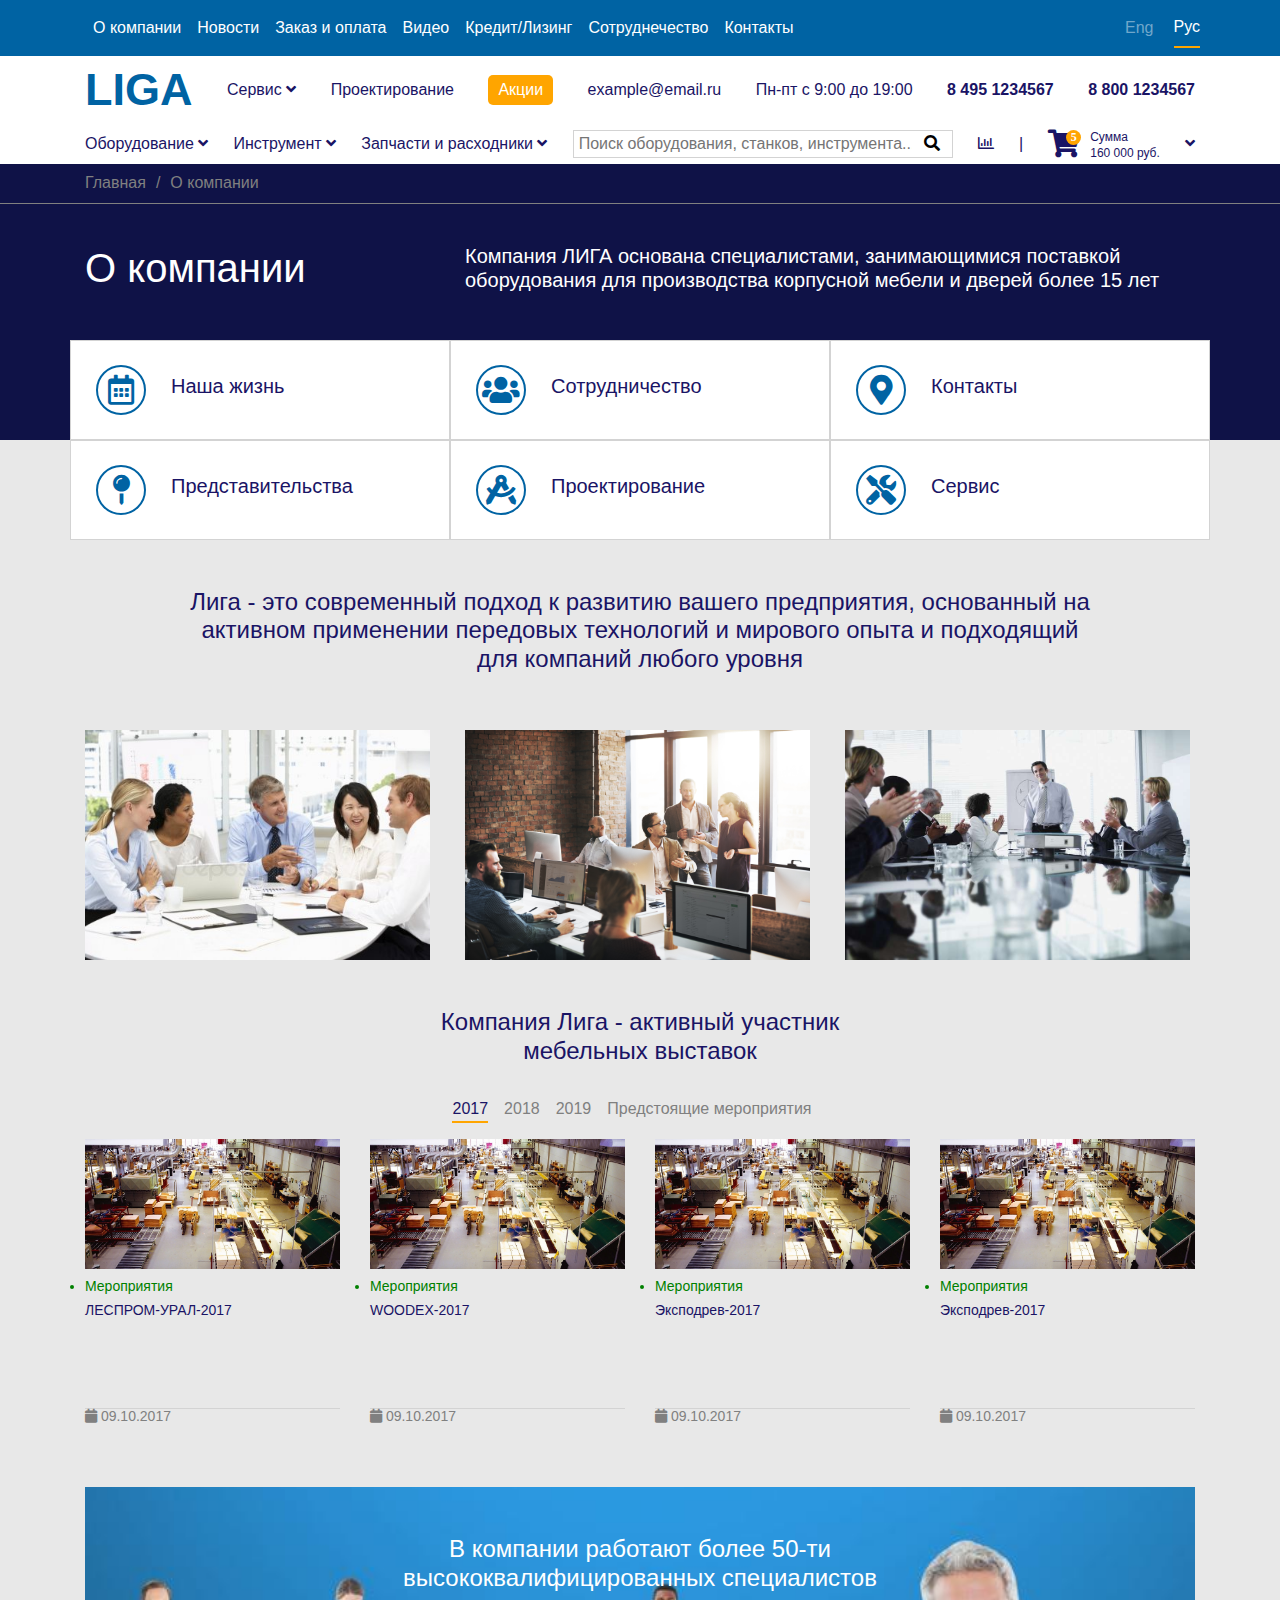
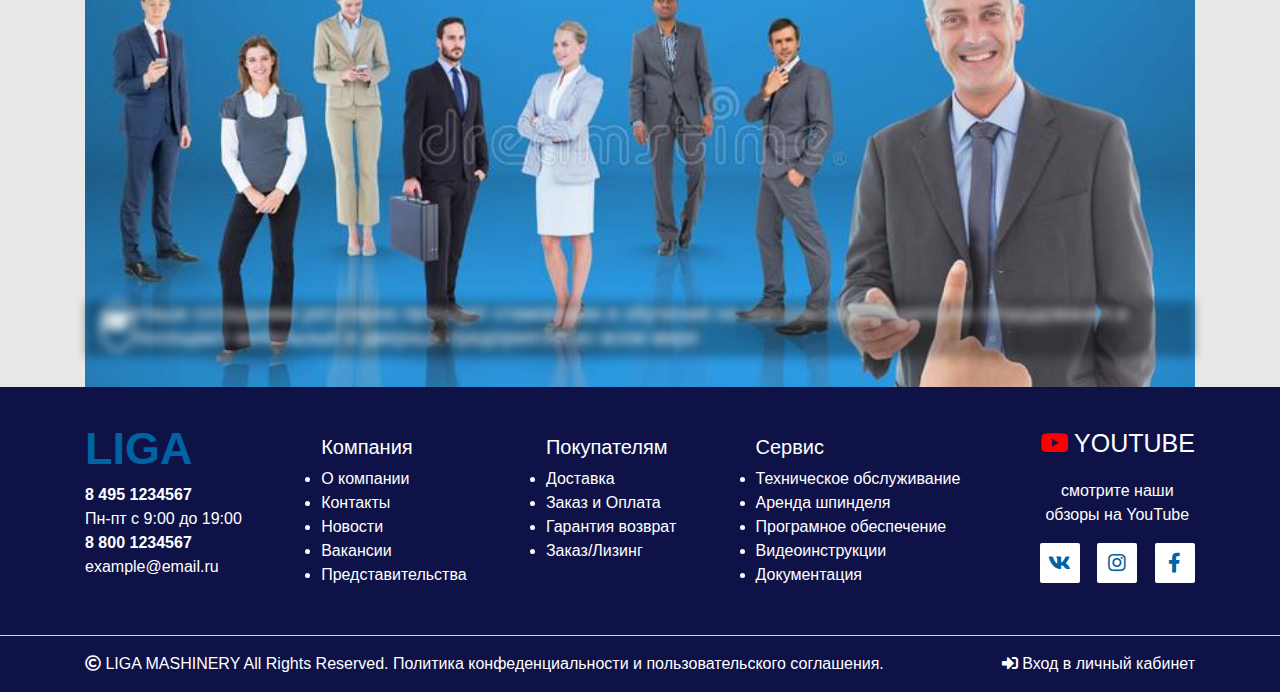
<file: html/about.html>
<!DOCTYPE html>
<html lang="ru">
<head>
  <meta charset="UTF-8">
  <meta name="viewport" content="width=device-width, initial-scale=1.0, shrink-to-fit=no">
  <title>fix66</title>

  <link rel="stylesheet" href="css/bootstrap.min.css">
  <link rel="stylesheet" href="https://use.fontawesome.com/releases/v5.8.1/css/all.css" crossorigin="anonymous">
  <link rel="stylesheet" type="text/css" href="css/main.css">
  <link rel="stylesheet" type="text/css" href="css/documentaition.css">
   

</head>
<body>
	<header class="" >

		<nav class="navbar navbar-expand-lg " style="background-color: #0063a3;">
		    <div class="container">
		    	<button class="navbar-toggler" type="button" data-toggle="collapse" data-target="#navbarSupport">
		      		<span class="navbar-toggler-icon"></span>
	    		</button>
				<div class="collapse navbar-collapse " id="navbarSupport">
					<ul class="navbar-nav ">
				        <li class="nav-item ">
				          <a class="nav-link" href="">О компании</a>
				        </li>
				        <li class="nav-item">
				          <a class="nav-link" href="">Новости</a>
				        </li>
				        <li class="nav-item">
				          <a class="nav-link" href="">Заказ и оплата</a>
				        </li>
				        <li  class="nav-item">
				          <a class="nav-link" href="">Видео</a>
				        </li>
				        <li  class="nav-item">
				          <a class="nav-link" href="">Кредит/Лизинг</a>
				        </li>
				        <li  class="nav-item">
				          <a class="nav-link" href="">Сотруднечество</a>
				        </li>
				        <li  class="nav-item">
				          <a class="nav-link" href="">Контакты</a>
				        </li>
			      	</ul>
			      </div>

				<div class="offset-md-3 mr-20 row lang_container">
			      <div class="lang " >Eng</div>
			      <div class="lang lang_active">Рус</div>
	  			</div>
	  		</div>
	</nav>

	<div class="container heder_hide liga_row">

		<div class="row">
		<div class="col-12 d-flex  justify-content-between align-items-center">
			<div class="logo pointer">LIGA</div>
			<div class="nav_collapse pointer">Сервис <i class="fas fa-angle-down"></i></div>
			<div class="nav_collapse pointer">Проектирование</div>
			<div class="orange_btn ">Акции</div>
			<div class="pointer">example@email.ru</div>
			<div class="">Пн-пт с 9:00 до 19:00</div>
			<div class="tel pointer"> 8 495 1234567</div>
			<div class="tel pointer"> 8 800 1234567</div>
		</div>
		</div>
		<div class="row ">
			<div class="col-12 d-flex justify-content-between align-items-center">
				<div class="nav_collapse nav_collapse_1 pointer">Оборудование <i class="fas fa-angle-down"></i><i class="fas fa-angle-up no_display"></i></div>
			<div class="nav_collapse nav_collapse_2 pointer">Инструмент <i class="fas fa-angle-down"></i> <i class="fas fa-angle-up no_display"></i></div>
			<div class="nav_collapse nav_collapse_3 pointer">Запчасти и расходники <i class="fas fa-angle-down"></i><i class="fas fa-angle-up no_display"></i>
			</div>
			<form class="serch">
				<input type="text" name="serch" placeholder="Поиск оборудования, станков, инструмента...">
				<button><i class="fas fa-search"></i></button>
			</form>
			<div class="pointer"><i class="far fa-chart-bar"></i></div>
			<div>|</div>
			<div class="d-flex shoping_busket align-items-center"><i class="fas fa-shopping-cart"><div class="shop_count d-flex justify-content-center align-items-center">5</div></i>
				<div class="sum_rub" ><span class="sum">Сумма</span><br>
				<span class="rub">160 000 руб.</span></div>
				
			</div>
			<div><i class="fas fa-angle-down"></i></div>
		</div>
	</div>

</div>
<div class="container">
		<div class="row fixed_menu no_display liga_row">
			<div class="col-12 d-flex justify-content-between align-items-center">
				<i class="fas fa-bars"></i>
				<div class="nav_collapse nav_collapse_1 pointer">Оборудование <i class="fas fa-angle-down"></i><i class="fas fa-angle-up no_display"></i></div>
			<div class="nav_collapse nav_collapse_2 pointer">Инструмент <i class="fas fa-angle-down"></i> <i class="fas fa-angle-up no_display"></i></div>
			<div class="nav_collapse nav_collapse_3 pointer">Запчасти и расходники <i class="fas fa-angle-down"></i><i class="fas fa-angle-up no_display"></i>
			</div>
			<div class="tel pointer"> 8 800 1234567</div>
			<form class="serch">
				<input type="text" name="serch" placeholder="Поиск">
				<button><i class="fas fa-search"></i></button>
			</form>
			<div class="pointer"><i class="far fa-chart-bar"></i></div>
			<div>|</div>
			<div class="d-flex shoping_busket align-items-center"><i class="fas fa-shopping-cart"><div class="shop_count d-flex justify-content-center align-items-center">5</div></i>
				<div class="sum_rub" ><span class="sum">Сумма</span><br>
				<span class="rub">160 000 руб.</span></div>
				
			</div>
			<div><i class="fas fa-angle-down"></i></div>
		</div>
	</div>
	</div>
<div class="nav_down no_display nav_down_1">
		<div class="container">
		<div class="row">
		
			<div class="col-3">
				<p>Раскрой и пиление</p>
				<a href=""><li>Форматнораскроечные станки</li></a>
				<a href=""><li>Раскроечные центры с чпу</li></a>
				<a href=""><li>Ленточно-пильные станки</li></a>
				<a href=""><li>Панельные пилы</li></a>
				<a href=""><li>Делительные станки</li></a>
				<a href=""><li>форматнораскроечные  станки</li></a>
				<br>
				<p>Токарная обработка</p>

				<p>Шлифование и полировка</p>
				<a href=""><li>Форматнораскроечные станки</li></a>
				<a href=""><li>Раскроечные центры с чпу</li></a>
				<a href=""><li>Ленточно-пильные станки</li></a>
				<a href=""><li>Панельные пилы</li></a>
				<a href=""><li>Делительные станки</li></a>
				<a href=""><li>
				форматнораскроечные  станки</li></a>
				<a href=""><li>Раскроечные центры с чпу</li></a>
				<a href=""><li>Ленточно-пильные станки</li></a>
				<a href=""><li>Панельные пилы</li></a>
				<a href=""><li>Делительные станки</li></a>
				
				<br>
				<p>Лазерная обработка</p>
				<a href=""><li>Форматнораскроечные станки</li></a>
				<a href=""><li>Раскроечные центры с чпу</li></a>
				<br>
			</div>

			<div class="col-3">
				<p>Кромление (облицовка кромкой)</p>
				<a href=""><li>Криволинейные станки</li></a>
				<a href=""><li>Автоматические кромкооблицовачные станки</li></a>
				<a href=""><li>Кромкооблицовачные линии</li></a>
			
				<br>
				<p>Пресование</p>
				<a href=""><li>Горячие и холодные пресса</li></a>
				<a href=""><li>Мембранновакуумные пресса</li></a>
				<a href=""><li>Пресса для гнутья</li></a>
				<a href=""><li>Сборочные ваймы</li></a>
				<br>

				<p>Покраска</p>
				<a href=""><li>Форматнораскроечные станки</li></a>
				<a href=""><li>Раскроечные центры с чпу</li></a>
				<a href=""><li>Ленточно-пильные станки</li></a>
				<a href=""><li>Панельные пилы</li></a>
				
				
				<br>
				<p>Пылеудвление (аспирация)</p>
				<a href=""><li>Форматнораскроечные станки</li></a>
				<a href=""><li>Раскроечные центры с чпу</li></a>
				<br>
			</div>

			<div class="col-3">
				<p>Присадка (сверление)</p>
				<a href=""><li>Форматнораскроечные станки</li></a>
				<a href=""><li>Раскроечные центры с чпу</li></a>
				<a href=""><li>Ленточно-пильные станки</li></a>
				<a href=""><li>Панельные пилы</li></a>
				<a href=""><li>Делительные станки</li></a>
				<a href=""><li>форматнораскроечные  станки</li></a>
				<br>
				<p>Токарная обработка</p>

				<p>Шлифование и полировка</p>
				<a href=""><li>Форматнораскроечные станки</li></a>
				<a href=""><li>Раскроечные центры с чпу</li></a>
				<a href=""><li>Ленточно-пильные станки</li></a>
				<a href=""><li>Панельные пилы</li></a>
				<a href=""><li>Делительные станки</li></a>
				<a href=""><li>
				форматнораскроечные  станки</li></a>
				<a href=""><li>Раскроечные центры с чпу</li></a>
				<a href=""><li>Ленточно-пильные станки</li></a>
				<a href=""><li>Панельные пилы</li></a>
				<a href=""><li>Делительные станки</li></a>
				
				<br>
				<p>Лазерная обработка</p>
				<a href=""><li>Форматнораскроечные станки</li></a>
				<a href=""><li>Раскроечные центры с чпу</li></a>
				<br>
			</div>

			<div class="col-3">
				<p>Раскрой и пиление</p>
				<a href=""><li>Форматнораскроечные станки</li></a>
				<a href=""><li>Раскроечные центры с чпу</li></a>
				<a href=""><li>Ленточно-пильные станки</li></a>
				<a href=""><li>Панельные пилы</li></a>
				<a href=""><li>Делительные станки</li></a>
				<a href=""><li>форматнораскроечные  станки</li></a>
				<br>
				<p>Токарная обработка</p>

				<p>Шлифование и полировка</p>
				<a href=""><li>Форматнораскроечные станки</li></a>
				<a href=""><li>Раскроечные центры с чпу</li></a>
				<a href=""><li>Ленточно-пильные станки</li></a>
				<a href=""><li>Панельные пилы</li></a>
				<a href=""><li>Делительные станки</li></a>
				<a href=""><li>
				форматнораскроечные  станки</li></a>
				<a href=""><li>Раскроечные центры с чпу</li></a>
				<a href=""><li>Ленточно-пильные станки</li></a>
				<a href=""><li>Панельные пилы</li></a>
				<a href=""><li>Делительные станки</li></a>
				
				<br>
				<p>Лазерная обработка</p>
				<a href=""><li>Форматнораскроечные станки</li></a>
				<a href=""><li>Раскроечные центры с чпу</li></a>
				<br>
			</div>
		
		</div>
	</div>
</div>
<div class="nav_down no_display nav_down_2">
		<div class="container">
		<div class="row">
		
			<div class="col-3">
				<p>Раскрой и пиление</p>
				<a href=""><li>Форматнораскроечные станки</li></a>
				<a href=""><li>Раскроечные центры с чпу</li></a>
				<a href=""><li>Ленточно-пильные станки</li></a>
				<a href=""><li>Панельные пилы</li></a>
				<a href=""><li>Делительные станки</li></a>
				<a href=""><li>форматнораскроечные  станки</li></a>
				<br>
				<p>Токарная обработка</p>

				<p>Шлифование и полировка</p>
				<a href=""><li>Форматнораскроечные станки</li></a>
				<a href=""><li>Раскроечные центры с чпу</li></a>
				<a href=""><li>Ленточно-пильные станки</li></a>
				<a href=""><li>Панельные пилы</li></a>
				<a href=""><li>Делительные станки</li></a>
				<a href=""><li>
				форматнораскроечные  станки</li></a>
				<a href=""><li>Раскроечные центры с чпу</li></a>
				<a href=""><li>Ленточно-пильные станки</li></a>
				<a href=""><li>Панельные пилы</li></a>
				<a href=""><li>Делительные станки</li></a>
				
		
			</div>

			<div class="col-3">
				<p>Раскрой и пиление</p>
				<a href=""><li>Форматнораскроечные станки</li></a>
				<a href=""><li>Раскроечные центры с чпу</li></a>
				<a href=""><li>Ленточно-пильные станки</li></a>
				<a href=""><li>Панельные пилы</li></a>
				<a href=""><li>Делительные станки</li></a>
				<a href=""><li>форматнораскроечные  станки</li></a>
				<br>
				<p>Токарная обработка</p>

				<p>Шлифование и полировка</p>
				<a href=""><li>Форматнораскроечные станки</li></a>
				<a href=""><li>Раскроечные центры с чпу</li></a>
				<a href=""><li>Ленточно-пильные станки</li></a>
				<a href=""><li>Панельные пилы</li></a>
				<a href=""><li>Делительные станки</li></a>
				<a href=""><li>
				форматнораскроечные  станки</li></a>
				<a href=""><li>Раскроечные центры с чпу</li></a>
				<a href=""><li>
			</div>

			<div class="col-3">
				<p>Раскрой и пиление</p>
				<a href=""><li>Форматнораскроечные станки</li></a>
				<a href=""><li>Раскроечные центры с чпу</li></a>
				<a href=""><li>Ленточно-пильные станки</li></a>
				<a href=""><li>Панельные пилы</li></a>
				<a href=""><li>Делительные станки</li></a>
				<a href=""><li>форматнораскроечные  станки</li></a>
				<br>
				<p>Токарная обработка</p>

				<p>Шлифование и полировка</p>
				<a href=""><li>Форматнораскроечные станки</li></a>
				<a href=""><li>Раскроечные центры с чпу</li></a>
				<a href=""><li>Ленточно-пильные станки</li></a>
				
			</div>

			<div class="col-3">
				<p>Раскрой и пиление</p>
				<a href=""><li>Форматнораскроечные станки</li></a>
				<a href=""><li>Раскроечные центры с чпу</li></a>
				<a href=""><li>Ленточно-пильные станки</li></a>
				<a href=""><li>Панельные пилы</li></a>
				<a href=""><li>Делительные станки</li></a>
				
			</div>
		
	</div>
</div>
</div>
<div class="nav_down no_display nav_down_3">
		<div class="container">
		<div class="row">
		
			<div class="col-3">
				<p>Лазерная обработка</p>
				<a href=""><li>Панельные пилы</li></a>
				<a href=""><li>Делительные станки</li></a>
				<a href=""><li>
				форматнораскроечные  станки</li></a>
				<a href=""><li>Раскроечные центры с чпу</li></a>
				<a href=""><li>Ленточно-пильные станки</li></a>
				<a href=""><li>Панельные пилы</li></a>
				<a href=""><li>Делительные станки</li></a>
				
				<br>
				<p>Лазерная обработка</p>
				<a href=""><li>Форматнораскроечные станки</li></a>
				<a href=""><li>Раскроечные центры с чпу</li></a>
				<br>
			</div>

			<div class="col-3">
				<p>Раскрой и пиление</p>
				<a href=""><li>Форматнораскроечные станки</li></a>
				<a href=""><li>Раскроечные центры с чпу</li></a>
				<a href=""><li>Ленточно-пильные станки</li></a>
				<a href=""><li>Панельные пилы</li></a>
				<a href=""><li>Делительные станки</li></a>
				<a href=""><li>форматнораскроечные  станки</li></a>
				<br>
				<p>Токарная обработка</p>

				
			</div>

			<div class="col-3">
				<p>Раскрой и пиление</p>
				
				<br>
				<p>Токарная обработка</p>

				<p>Шлифование и полировка</p>
				
				<br>
				<p>Лазерная обработка</p>
				
				<br>
			</div>

			<div class="col-3">
				<p>Раскрой и пиление</p>
				
				
				<br>
				<p>Лазерная обработка</p>
				<a href=""><li>Форматнораскроечные станки</li></a>
				<a href=""><li>Раскроечные центры с чпу</li></a>
				<br>
			</div>
		
	</div>
</div>
</div>
</header>

<section class="section">
	<div class="container-fluid d-flex align-items-center">
		<div class="container">
			<div class="row">
			<div class="col-12 d-flex">
				<div class="nav_path">Главная</div>
				<div class="slash">/</div>
				<div class="nav_path">О компании</div>
			</div>	
			</div>
		</div>
	</div>
	<div class="container">
		<div class="row align-items-end">
			<div class="col-4">
				<h1>О компании</h1>
			</div>
			<div class="col-8 ">
				<h5>
				Компания ЛИГА основана специалистами, занимающимися поставкой оборудования для производства корпусной мебели и дверей более 15 лет</h5>
			</div>
		</div>		
	</div>
	<div class="container about_btns">
		<div class="row white_background">
			<div class="col-4 frame">
				<div class="about_btns_ico">
					<i class="far fa-calendar-alt"></i>
				</div>
				<h5>Наша жизнь</h5>
			</div>
			<div class="col-4 frame"><div class="about_btns_ico">
					<i class="fas fa-users"></i>
				</div>
				<h5>Сотрудничество</h5></div>
			<div class="col-4 frame">
				<div class="about_btns_ico">
					<i class="fas fa-map-marker-alt"></i>
				</div>
				<h5>Контакты</h5></div>
			<div class="col-4 frame">
				<div class="about_btns_ico">
					<i class="fas fa-map-pin"></i>
				</div>
				<h5>Представительства</h5>
			</div>
			
			<div class="col-4 frame">
				<div class="about_btns_ico">
					<i class="fas fa-drafting-compass"></i>
				</div>
				<h5>Проектирование</h5></div>
		
			<div class="col-4 frame">
				<div class="about_btns_ico">
					<i class="fas fa-tools"></i>
				</div>
				<h5>Сервис</h5></div>
			</div>
		</div>
			</div>

		
			
	</div>
</section>

<section class="content_about">
	<div class="container">
		<div class="row text-center mt-5">
			<div class="col-10 offset-md-1"><h4>
				Лига - это современный подход к развитию вашего предприятия, основанный на активном применении передовых технологий и мирового опыта и подходящий для компаний любого уровня
			</h4>
			</div>
		</div>
		<div class="row mt-5">
			<div class="col-4">
					<img src="img/peole1.jpg">
			</div>
			<div class="col-4">
					<img src="img/ofice.jpg">
			</div>
			<div class="col-4">
					<img src="img/prople2.jpg">
			</div>
		</div>
		<div class="row text-center mt-5">
			<div class="col-10 offset-md-1"><h4>
			Компания Лига - активный участник<br
			> мебельных выставок
			</h4>
			</div>
		</div>
			<div class="row mb-3 mt-4">
			<div class="col-12 d-flex justify-content-center align-items-baseline">

			<div class="d-flex pagination align-items-baseline">
				<a href="" class="mr-3 active">2017</a>
				<a href="" class="mr-3">2018</a>
				<a href="" class="mr-3">2019</a>
				<a href="" class="mr-3">Предстоящие мероприятия</a>
				
			</div>
		</div>
		</div>
		<div class="row mb-5">
			<div class="col-3 d-flex flex-column news_event justify-content-between">
				<div>
				<div class="news_img img1"></div>
				<li class="green event_name">Мероприятия</li>
				<p>ЛЕСПРОМ-УРАЛ-2017</p>
				</div>

				<p class="bordered align-bottom"><i class="fas fa-calendar"></i> 09.10.2017</p>
			</div>
			<div class="col-3 d-flex flex-column news_event justify-content-between">
				<div>
				<div class="news_img img1"></div>
				<li class="green event_name">Мероприятия</li>
				<p>WOODEX-2017</p>
				</div>

				<p class="bordered align-bottom"><i class="fas fa-calendar"></i> 09.10.2017</p>
			</div>
			<div class="col-3 d-flex flex-column news_event justify-content-between">
				<div>
				<div class="news_img img1"></div>
				<li class="green event_name">Мероприятия</li>
				<p>Эксподрев-2017</p>
				</div>

				<p class="bordered align-bottom"><i class="fas fa-calendar"></i> 09.10.2017</p>
			</div>
			<div class="col-3 d-flex flex-column news_event justify-content-between">
				<div>
				<div class="news_img img1"></div>
				<li class="green event_name">Мероприятия</li>
				<p>Эксподрев-2017</p>
				</div>

				<p class="bordered align-bottom"><i class="fas fa-calendar"></i> 09.10.2017</p>
			</div>
			
	</div>
	<div class="container">
		<div class="row">
			<div class="col-12 people">
				<div class="row text-center mt-5">
					<div class="col-10 offset-md-1">
						<h4>
						В компании работают более 50-ти <br>высококвалифицированных специалистов
						</h4>
					</div>
				</div>
				<div class="row ">
					<div class="col-12 d-flex blur">
						<div class="blur_circle"><i class="fas fa-graduation-cap"></i></div>
						<h5>
							Наши сотрудники регулярно проходят стажировки и обучения на заводах-производителях оборудования и посещают мебельные и дверные предприятия во всем мире
						</h5>
					</div>
				</div>
			</div>
		</div>
	</div>

</section>
<footer>
	<div class="container pt-5 pb-5">
		<div class="row ">
			<div class="col-12 d-flex justify-content-between align-items-start">
			<div class="footer_item">
				<div class="logo pointer">LIGA</div>
				<div class="tel pointer"> 8 495 1234567</div>
				<div class="">Пн-пт с 9:00 до 19:00</div>
				<div class="tel pointer"> 8 800 1234567</div>
				<div class="pointer">example@email.ru</div>

			</div>
			<div class="footer_item">
				<h5>Компания</h5>
				
					<li><a href="">О компании</a></li>
					<li><a href="">Контакты</a></li>
					<li><a href="">Новости</a></li>
					<li><a href="">Вакансии</a></li>
					<li><a href="">Представительства</a></li>
				</div>
				<div class="footer_item">
				<h5>Покупателям</h5>
				
					<li><a href="">Доставка</a></li>
					<li><a href="">Заказ и Оплата</a></li>
					<li><a href="">Гарантия  возврат</a></li>
					<li><a href="">Заказ/Лизинг</a></li>
					
				</div>
				<div class="footer_item">
				<h5>Сервис</h5>
				
					<li><a href="">Техническое обслуживание</a></li>
					<li><a href="">Аренда шпинделя</a></li>
					<li><a href="">Програмное обеспечение </a></li>
					<li><a href="">Видеоинструкции</a></li>
					<li><a href="">Документация</a></li>
				</div>
				<div class="footer_item d-flex flex-column">
					<p class="youtube pointer">
					<i class="fab fa-youtube"></i>
					<span>YOUTUBE</span>
					</p>
					<p >смотрите наши<br> обзоры на YouTube</p>
					<div class="footer_icons d-flex justify-content-between">
						<div class="footer_icon"><i class="fab fa-vk"></i></div>
					<div class="footer_icon"><i class="fab fa-instagram"></i></div>
				<div class="footer_icon"><i class="fab fa-facebook-f"></i></div>
			</div>
				</div>
			</div>
		</div>
	</div>
	<div class="coptrite pt-3">
	<div class="container ">
		<div class="row">
	<div class="col-12  d-flex justify-content-between">
		<p><i class="far fa-copyright"></i> LIGA MASHINERY All Rights Reserved. Политика конфеденциальности и пользовательского соглашения.</p>

		<p class="enter"> <i class="fas fa-sign-in-alt"></i> Вход в личный кабинет</p>
	</div>
</div>
</div>
</div>
</footer>
	<script src="https://ajax.googleapis.com/ajax/libs/jquery/3.3.1/jquery.min.js"></script>
  <script src="https://maxcdn.bootstrapcdn.com/bootstrap/4.1.0/js/bootstrap.min.js"></script>
  <script src="js/main.js"></script>
</body>
</file>
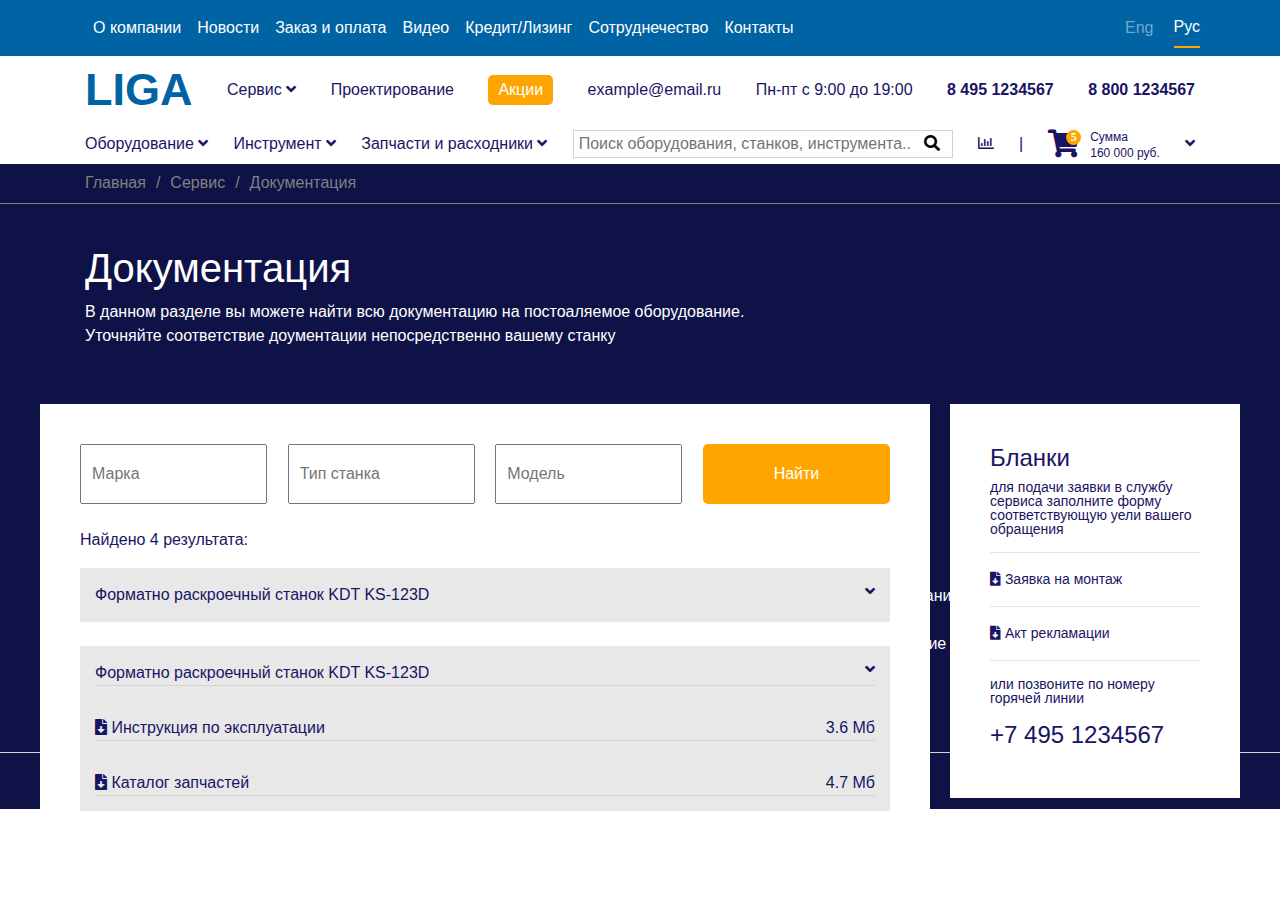
<file: html/documentaition.html>
<!DOCTYPE html>
<html lang="ru">
<head>
  <meta charset="UTF-8">
  <meta name="viewport" content="width=device-width, initial-scale=1.0, shrink-to-fit=no">
  <title>fix66</title>

  <link rel="stylesheet" href="css/bootstrap.min.css">
  <link rel="stylesheet" href="https://use.fontawesome.com/releases/v5.8.1/css/all.css" crossorigin="anonymous">
  <link rel="stylesheet" type="text/css" href="css/main.css">
  <link rel="stylesheet" type="text/css" href="css/documentaition.css">
   

</head>
<body>
	<header class="" >

		<nav class="navbar navbar-expand-lg " style="background-color: #0063a3;">
		    <div class="container">
		    	<button class="navbar-toggler" type="button" data-toggle="collapse" data-target="#navbarSupport">
		      		<span class="navbar-toggler-icon"></span>
	    		</button>
				<div class="collapse navbar-collapse " id="navbarSupport">
					<ul class="navbar-nav ">
				        <li class="nav-item ">
				          <a class="nav-link" href="">О компании</a>
				        </li>
				        <li class="nav-item">
				          <a class="nav-link" href="">Новости</a>
				        </li>
				        <li class="nav-item">
				          <a class="nav-link" href="">Заказ и оплата</a>
				        </li>
				        <li  class="nav-item">
				          <a class="nav-link" href="">Видео</a>
				        </li>
				        <li  class="nav-item">
				          <a class="nav-link" href="">Кредит/Лизинг</a>
				        </li>
				        <li  class="nav-item">
				          <a class="nav-link" href="">Сотруднечество</a>
				        </li>
				        <li  class="nav-item">
				          <a class="nav-link" href="">Контакты</a>
				        </li>
			      	</ul>
			      </div>

				<div class="offset-md-3 mr-20 row lang_container">
			      <div class="lang " >Eng</div>
			      <div class="lang lang_active">Рус</div>
	  			</div>
	  		</div>
	</nav>

	<div class="container heder_hide liga_row">

		<div class="row">
		<div class="col-12 d-flex  justify-content-between align-items-center">
			<div class="logo pointer">LIGA</div>
			<div class="nav_collapse pointer">Сервис <i class="fas fa-angle-down"></i></div>
			<div class="nav_collapse pointer">Проектирование</div>
			<div class="orange_btn ">Акции</div>
			<div class="pointer">example@email.ru</div>
			<div class="">Пн-пт с 9:00 до 19:00</div>
			<div class="tel pointer"> 8 495 1234567</div>
			<div class="tel pointer"> 8 800 1234567</div>
		</div>
		</div>
		<div class="row ">
			<div class="col-12 d-flex justify-content-between align-items-center">
				<div class="nav_collapse nav_collapse_1 pointer">Оборудование <i class="fas fa-angle-down"></i><i class="fas fa-angle-up no_display"></i></div>
			<div class="nav_collapse nav_collapse_2 pointer">Инструмент <i class="fas fa-angle-down"></i> <i class="fas fa-angle-up no_display"></i></div>
			<div class="nav_collapse nav_collapse_3 pointer">Запчасти и расходники <i class="fas fa-angle-down"></i><i class="fas fa-angle-up no_display"></i>
			</div>
			<form class="serch">
				<input type="text" name="serch" placeholder="Поиск оборудования, станков, инструмента...">
				<button><i class="fas fa-search"></i></button>
			</form>
			<div class="pointer"><i class="far fa-chart-bar"></i></div>
			<div>|</div>
			<div class="d-flex shoping_busket align-items-center"><i class="fas fa-shopping-cart"><div class="shop_count d-flex justify-content-center align-items-center">5</div></i>
				<div class="sum_rub" ><span class="sum">Сумма</span><br>
				<span class="rub">160 000 руб.</span></div>
				
			</div>
			<div><i class="fas fa-angle-down"></i></div>
		</div>
	</div>

</div>
<div class="container">
		<div class="row fixed_menu no_display liga_row">
			<div class="col-12 d-flex justify-content-between align-items-center">
				<i class="fas fa-bars"></i>
				<div class="nav_collapse nav_collapse_1 pointer">Оборудование <i class="fas fa-angle-down"></i><i class="fas fa-angle-up no_display"></i></div>
			<div class="nav_collapse nav_collapse_2 pointer">Инструмент <i class="fas fa-angle-down"></i> <i class="fas fa-angle-up no_display"></i></div>
			<div class="nav_collapse nav_collapse_3 pointer">Запчасти и расходники <i class="fas fa-angle-down"></i><i class="fas fa-angle-up no_display"></i>
			</div>
			<div class="tel pointer"> 8 800 1234567</div>
			<form class="serch">
				<input type="text" name="serch" placeholder="Поиск">
				<button><i class="fas fa-search"></i></button>
			</form>
			<div class="pointer"><i class="far fa-chart-bar"></i></div>
			<div>|</div>
			<div class="d-flex shoping_busket align-items-center"><i class="fas fa-shopping-cart"><div class="shop_count d-flex justify-content-center align-items-center">5</div></i>
				<div class="sum_rub" ><span class="sum">Сумма</span><br>
				<span class="rub">160 000 руб.</span></div>
				
			</div>
			<div><i class="fas fa-angle-down"></i></div>
		</div>
	</div>
	</div>
<div class="nav_down no_display nav_down_1">
		<div class="container">
		<div class="row">
		
			<div class="col-3">
				<p>Раскрой и пиление</p>
				<a href=""><li>Форматнораскроечные станки</li></a>
				<a href=""><li>Раскроечные центры с чпу</li></a>
				<a href=""><li>Ленточно-пильные станки</li></a>
				<a href=""><li>Панельные пилы</li></a>
				<a href=""><li>Делительные станки</li></a>
				<a href=""><li>форматнораскроечные  станки</li></a>
				<br>
				<p>Токарная обработка</p>

				<p>Шлифование и полировка</p>
				<a href=""><li>Форматнораскроечные станки</li></a>
				<a href=""><li>Раскроечные центры с чпу</li></a>
				<a href=""><li>Ленточно-пильные станки</li></a>
				<a href=""><li>Панельные пилы</li></a>
				<a href=""><li>Делительные станки</li></a>
				<a href=""><li>
				форматнораскроечные  станки</li></a>
				<a href=""><li>Раскроечные центры с чпу</li></a>
				<a href=""><li>Ленточно-пильные станки</li></a>
				<a href=""><li>Панельные пилы</li></a>
				<a href=""><li>Делительные станки</li></a>
				
				<br>
				<p>Лазерная обработка</p>
				<a href=""><li>Форматнораскроечные станки</li></a>
				<a href=""><li>Раскроечные центры с чпу</li></a>
				<br>
			</div>

			<div class="col-3">
				<p>Кромление (облицовка кромкой)</p>
				<a href=""><li>Криволинейные станки</li></a>
				<a href=""><li>Автоматические кромкооблицовачные станки</li></a>
				<a href=""><li>Кромкооблицовачные линии</li></a>
			
				<br>
				<p>Пресование</p>
				<a href=""><li>Горячие и холодные пресса</li></a>
				<a href=""><li>Мембранновакуумные пресса</li></a>
				<a href=""><li>Пресса для гнутья</li></a>
				<a href=""><li>Сборочные ваймы</li></a>
				<br>

				<p>Покраска</p>
				<a href=""><li>Форматнораскроечные станки</li></a>
				<a href=""><li>Раскроечные центры с чпу</li></a>
				<a href=""><li>Ленточно-пильные станки</li></a>
				<a href=""><li>Панельные пилы</li></a>
				
				
				<br>
				<p>Пылеудвление (аспирация)</p>
				<a href=""><li>Форматнораскроечные станки</li></a>
				<a href=""><li>Раскроечные центры с чпу</li></a>
				<br>
			</div>

			<div class="col-3">
				<p>Присадка (сверление)</p>
				<a href=""><li>Форматнораскроечные станки</li></a>
				<a href=""><li>Раскроечные центры с чпу</li></a>
				<a href=""><li>Ленточно-пильные станки</li></a>
				<a href=""><li>Панельные пилы</li></a>
				<a href=""><li>Делительные станки</li></a>
				<a href=""><li>форматнораскроечные  станки</li></a>
				<br>
				<p>Токарная обработка</p>

				<p>Шлифование и полировка</p>
				<a href=""><li>Форматнораскроечные станки</li></a>
				<a href=""><li>Раскроечные центры с чпу</li></a>
				<a href=""><li>Ленточно-пильные станки</li></a>
				<a href=""><li>Панельные пилы</li></a>
				<a href=""><li>Делительные станки</li></a>
				<a href=""><li>
				форматнораскроечные  станки</li></a>
				<a href=""><li>Раскроечные центры с чпу</li></a>
				<a href=""><li>Ленточно-пильные станки</li></a>
				<a href=""><li>Панельные пилы</li></a>
				<a href=""><li>Делительные станки</li></a>
				
				<br>
				<p>Лазерная обработка</p>
				<a href=""><li>Форматнораскроечные станки</li></a>
				<a href=""><li>Раскроечные центры с чпу</li></a>
				<br>
			</div>

			<div class="col-3">
				<p>Раскрой и пиление</p>
				<a href=""><li>Форматнораскроечные станки</li></a>
				<a href=""><li>Раскроечные центры с чпу</li></a>
				<a href=""><li>Ленточно-пильные станки</li></a>
				<a href=""><li>Панельные пилы</li></a>
				<a href=""><li>Делительные станки</li></a>
				<a href=""><li>форматнораскроечные  станки</li></a>
				<br>
				<p>Токарная обработка</p>

				<p>Шлифование и полировка</p>
				<a href=""><li>Форматнораскроечные станки</li></a>
				<a href=""><li>Раскроечные центры с чпу</li></a>
				<a href=""><li>Ленточно-пильные станки</li></a>
				<a href=""><li>Панельные пилы</li></a>
				<a href=""><li>Делительные станки</li></a>
				<a href=""><li>
				форматнораскроечные  станки</li></a>
				<a href=""><li>Раскроечные центры с чпу</li></a>
				<a href=""><li>Ленточно-пильные станки</li></a>
				<a href=""><li>Панельные пилы</li></a>
				<a href=""><li>Делительные станки</li></a>
				
				<br>
				<p>Лазерная обработка</p>
				<a href=""><li>Форматнораскроечные станки</li></a>
				<a href=""><li>Раскроечные центры с чпу</li></a>
				<br>
			</div>
		
		</div>
	</div>
</div>
<div class="nav_down no_display nav_down_2">
		<div class="container">
		<div class="row">
		
			<div class="col-3">
				<p>Раскрой и пиление</p>
				<a href=""><li>Форматнораскроечные станки</li></a>
				<a href=""><li>Раскроечные центры с чпу</li></a>
				<a href=""><li>Ленточно-пильные станки</li></a>
				<a href=""><li>Панельные пилы</li></a>
				<a href=""><li>Делительные станки</li></a>
				<a href=""><li>форматнораскроечные  станки</li></a>
				<br>
				<p>Токарная обработка</p>

				<p>Шлифование и полировка</p>
				<a href=""><li>Форматнораскроечные станки</li></a>
				<a href=""><li>Раскроечные центры с чпу</li></a>
				<a href=""><li>Ленточно-пильные станки</li></a>
				<a href=""><li>Панельные пилы</li></a>
				<a href=""><li>Делительные станки</li></a>
				<a href=""><li>
				форматнораскроечные  станки</li></a>
				<a href=""><li>Раскроечные центры с чпу</li></a>
				<a href=""><li>Ленточно-пильные станки</li></a>
				<a href=""><li>Панельные пилы</li></a>
				<a href=""><li>Делительные станки</li></a>
				
		
			</div>

			<div class="col-3">
				<p>Раскрой и пиление</p>
				<a href=""><li>Форматнораскроечные станки</li></a>
				<a href=""><li>Раскроечные центры с чпу</li></a>
				<a href=""><li>Ленточно-пильные станки</li></a>
				<a href=""><li>Панельные пилы</li></a>
				<a href=""><li>Делительные станки</li></a>
				<a href=""><li>форматнораскроечные  станки</li></a>
				<br>
				<p>Токарная обработка</p>

				<p>Шлифование и полировка</p>
				<a href=""><li>Форматнораскроечные станки</li></a>
				<a href=""><li>Раскроечные центры с чпу</li></a>
				<a href=""><li>Ленточно-пильные станки</li></a>
				<a href=""><li>Панельные пилы</li></a>
				<a href=""><li>Делительные станки</li></a>
				<a href=""><li>
				форматнораскроечные  станки</li></a>
				<a href=""><li>Раскроечные центры с чпу</li></a>
				<a href=""><li>
			</div>

			<div class="col-3">
				<p>Раскрой и пиление</p>
				<a href=""><li>Форматнораскроечные станки</li></a>
				<a href=""><li>Раскроечные центры с чпу</li></a>
				<a href=""><li>Ленточно-пильные станки</li></a>
				<a href=""><li>Панельные пилы</li></a>
				<a href=""><li>Делительные станки</li></a>
				<a href=""><li>форматнораскроечные  станки</li></a>
				<br>
				<p>Токарная обработка</p>

				<p>Шлифование и полировка</p>
				<a href=""><li>Форматнораскроечные станки</li></a>
				<a href=""><li>Раскроечные центры с чпу</li></a>
				<a href=""><li>Ленточно-пильные станки</li></a>
				
			</div>

			<div class="col-3">
				<p>Раскрой и пиление</p>
				<a href=""><li>Форматнораскроечные станки</li></a>
				<a href=""><li>Раскроечные центры с чпу</li></a>
				<a href=""><li>Ленточно-пильные станки</li></a>
				<a href=""><li>Панельные пилы</li></a>
				<a href=""><li>Делительные станки</li></a>
				
			</div>
		
	</div>
</div>
</div>
<div class="nav_down no_display nav_down_3">
		<div class="container">
		<div class="row">
		
			<div class="col-3">
				<p>Лазерная обработка</p>
				<a href=""><li>Панельные пилы</li></a>
				<a href=""><li>Делительные станки</li></a>
				<a href=""><li>
				форматнораскроечные  станки</li></a>
				<a href=""><li>Раскроечные центры с чпу</li></a>
				<a href=""><li>Ленточно-пильные станки</li></a>
				<a href=""><li>Панельные пилы</li></a>
				<a href=""><li>Делительные станки</li></a>
				
				<br>
				<p>Лазерная обработка</p>
				<a href=""><li>Форматнораскроечные станки</li></a>
				<a href=""><li>Раскроечные центры с чпу</li></a>
				<br>
			</div>

			<div class="col-3">
				<p>Раскрой и пиление</p>
				<a href=""><li>Форматнораскроечные станки</li></a>
				<a href=""><li>Раскроечные центры с чпу</li></a>
				<a href=""><li>Ленточно-пильные станки</li></a>
				<a href=""><li>Панельные пилы</li></a>
				<a href=""><li>Делительные станки</li></a>
				<a href=""><li>форматнораскроечные  станки</li></a>
				<br>
				<p>Токарная обработка</p>

				
			</div>

			<div class="col-3">
				<p>Раскрой и пиление</p>
				
				<br>
				<p>Токарная обработка</p>

				<p>Шлифование и полировка</p>
				
				<br>
				<p>Лазерная обработка</p>
				
				<br>
			</div>

			<div class="col-3">
				<p>Раскрой и пиление</p>
				
				
				<br>
				<p>Лазерная обработка</p>
				<a href=""><li>Форматнораскроечные станки</li></a>
				<a href=""><li>Раскроечные центры с чпу</li></a>
				<br>
			</div>
		
	</div>
</div>
</div>
</header>

<section class="section">
	<div class="container-fluid d-flex align-items-center">
		<div class="container">
			<div class="row">
			<div class="col-12 d-flex">
				<div class="nav_path">Главная</div>
				<div class="slash">/</div>
				<div class="nav_path">Сервис</div>
				<div class="slash">/</div>
				<div class="nav_path">Документация</div>
				
			</div>	
			</div>
		</div>
	</div>
	<div class="container">
		<h1>Документация</h1>
		<p>В данном разделе вы можете найти всю документацию на постоаляемое оборудование.<br>
		Уточняйте соответствие доументации непосредственно вашему станку</p>
	</div>
</section>

<section class="main_content">
	<div class="main_content_container d-flex justify-content-between align-items-start">
		<div class="left_main white_background">
			<form class="d-flex justify-content-between catalog_serch">
				<input type="text" name="" placeholder="Марка">
				<input type="text" name=""
				placeholder="Тип станка">
				<input type="text" name=""
				placeholder="Модель">
				<button class="orange_btn">Найти</button>
			</form>
			<br>
			<p>Найдено 4 результата:</p>
			<div class="result d-flex ">
				<div class="d-flex justify-content-between w-100">
				<div>Форматно раскроечный станок KDT KS-123D</div>
				<i class="fas fa-angle-down"></i>
				</div>
				
			</div>
			<br>
			<div class="result d-flex ">
				<div class="d-flex justify-content-between w-100 result_row">
				<div>Форматно раскроечный станок KDT KS-123D</div>
				<i class="fas fa-angle-down"></i>
				</div>
				
			</div>
			<div class="result d-flex ">
				<div class="d-flex justify-content-between w-100 result_row">
				<div><i class="fas fa-file-download"></i> Инструкция по эксплуатации</div>
				<div>3.6 Мб</div>
				</div>
				
			</div><div class="result d-flex ">
				<div class="d-flex justify-content-between w-100 result_row">
				<div><i class="fas fa-file-download"></i> Каталог запчастей</div>
				<div>4.7 Мб</div>
				</div>
				
			</div>

		</div>
		<div class="right_main white_background">
			<h4>Бланки</h4>
			<p>для подачи заявки в службу сервиса заполните форму соответствующую уели вашего обращения</p>
			<hr>
			<div class="pointer"><i class="fas fa-file-download"></i> Заявка на монтаж</div>
			<hr>
			<div class="pointer"><i class="fas fa-file-download"></i> Акт рекламации</div>
			<hr>
			<p>или позвоните по номеру горячей линии</p>
			<h4>+7 495 1234567
			</h4>

		</div>
		
	</div>

</section>
<footer>
	<div class="container pt-5 pb-5">
		<div class="row ">
			<div class="col-12 d-flex justify-content-between align-items-start">
			<div class="footer_item">
				<div class="logo pointer">LIGA</div>
				<div class="tel pointer"> 8 495 1234567</div>
				<div class="">Пн-пт с 9:00 до 19:00</div>
				<div class="tel pointer"> 8 800 1234567</div>
				<div class="pointer">example@email.ru</div>

			</div>
			<div class="footer_item">
				<h5>Компания</h5>
				
					<li><a href="">О компании</a></li>
					<li><a href="">Контакты</a></li>
					<li><a href="">Новости</a></li>
					<li><a href="">Вакансии</a></li>
					<li><a href="">Представительства</a></li>
				</div>
				<div class="footer_item">
				<h5>Покупателям</h5>
				
					<li><a href="">Доставка</a></li>
					<li><a href="">Заказ и Оплата</a></li>
					<li><a href="">Гарантия  возврат</a></li>
					<li><a href="">Заказ/Лизинг</a></li>
					
				</div>
				<div class="footer_item">
				<h5>Сервис</h5>
				
					<li><a href="">Техническое обслуживание</a></li>
					<li><a href="">Аренда шпинделя</a></li>
					<li><a href="">Програмное обеспечение </a></li>
					<li><a href="">Видеоинструкции</a></li>
					<li><a href="">Документация</a></li>
				</div>
				<div class="footer_item d-flex flex-column">
					<p class="youtube pointer">
					<i class="fab fa-youtube"></i>
					<span>YOUTUBE</span>
					</p>
					<p >смотрите наши<br> обзоры на YouTube</p>
					<div class="footer_icons d-flex justify-content-between">
						<div class="footer_icon"><i class="fab fa-vk"></i></div>
					<div class="footer_icon"><i class="fab fa-instagram"></i></div>
				<div class="footer_icon"><i class="fab fa-facebook-f"></i></div>
			</div>
				</div>
			</div>
		</div>
	</div>
	<div class="coptrite pt-3">
	<div class="container ">
		<div class="row">
	<div class="col-12  d-flex justify-content-between">
		<p><i class="far fa-copyright"></i> LIGA MASHINERY All Rights Reserved. Политика конфеденциальности и пользовательского соглашения.</p>

		<p class="enter"> <i class="fas fa-sign-in-alt"></i> Вход в личный кабинет</p>
	</div>
</div>
</div>
</div>
</footer>
	<script src="https://ajax.googleapis.com/ajax/libs/jquery/3.3.1/jquery.min.js"></script>
  <script src="https://maxcdn.bootstrapcdn.com/bootstrap/4.1.0/js/bootstrap.min.js"></script>
  <script src="js/main.js"></script>
</body>
</file>
<file: css/main.css>
section * {
	transition: all 0.3s;
}
menu {
	padding: 0;
}
.blue {
	background-color: #0063a3;
}
.pointer {
	cursor: pointer;
}
.lang_container {
	height: 40px;
}
.lang{
	color: #70a7cb;
	margin:0 10px;
	height: 100%;
	cursor: pointer;
	display: flex;
	align-items: center;
}
.nav_collapse {
	position: relative;
}
.lang_active {
	color: white;
	border-bottom: 2px solid orange;
}
.no_display {
	display: none;
}
.service {
	display: none;
	position: absolute;
	right: -30px;
	z-index: 15;
	background-color: white;
	width: 240px;
	padding: 10px;
	box-shadow: 0 0 10px 0px rgba(0,0,0,0.5);
}
.calendar {
	display: none;
	position: absolute;
	right: -23px;
	z-index: 15;
	background-color: white;
	padding: 10px;
	box-shadow: 0 0 10px 0px rgba(0,0,0,0.5);
}
.triangle {
	position: absolute;
	right: 26px;
	top: -8px;
	height: 0;
	width: 0;
	border: 8px solid transparent;
	border-bottom-color: white;
  	border-top: 0;
	z-index:16;
}
.service a:hover {
	text-decoration: none;
	color:  #0063a3;
}
.service_hide:hover .service{
	display: block;
	}
.calendar_hide{
	display: inline-block;
	position: relative;
	}
.calendar_hide:hover .calendar{
	display: block;
}
.nav_collapse:hover {
	color: #0063a3;
}
.nav_down {
	padding-top: 20px;
	position: absolute;
	border-top: 2px solid orange;
	left: -0;
	right: 0;
	background-color: white;
	box-shadow: 0px 15px  15px gray;
	z-index: 10;
	color: #1a1465;
	font-size: 14px;
	
}
.nav_down a{
	text-decoration: none;
	color: inherit;
}
.nav_down li:hover {
	color: #0063a3;
    list-style-type: disc;

}
.nav_down p:hover {
	cursor: pointer;
	color: #0063a3;
	font-weight: 600;
}
.nav_down li {
color: #666;
list-style-type: none;
}
.navbar a {
    color: white;
}
.logo{
	font-size: 45px;
	color: #0063a3;
	font-weight: 800;
}
.liga_row {
	color: #1a1465;
	font-weight: 500;
}
.liga_row a{
	color: #1a1465;
	font-weight: 500
}
.orange_btn {
	border-radius: 5px;
	padding:3px 10px ;
	background-color: orange;
	color: white;
	cursor: pointer;
	border: none;
}
.tel{
	font-weight: 700;
}
.shoping_busket{
	height: 40px;
	cursor: pointer;
	position: relative;
}
.shop_count{
	height: 15px;
	width: 15px;
	background-color: orange;
	position: absolute;
	left: 18px;
	bottom: 20px;
	border-radius: 50%;
	font-size: 12px;
	color: white;

}
.sum_rub {
	line-height: 1;
	padding-left: 10px;
}
.sum {
	font-size: 12px;
	margin: 0;
}
.rub{
	font-size: 12px;
}
.fa-shopping-cart{
	position: relative;
	font-size: 28px;
}

.serch{
	border:1px solid lightgray; 
	width: 380px;
}
.fixed{
	position: fixed;
}
.serch input {
	padding-left: 5px;
	width:340px;
	border: none;
}

.fixed_menu .serch {
	width: 160px;
}
.fixed_menu .serch input {
	padding-left: 5px;
	width: 120px;
	border: none;

}
.serch button {
	width: 26px;
	border: none;
	background:none;
}
.fixed {
	position: fixed;
	box-shadow: 0px 15px  15px rgba(0,0,0,0.5);
	left: 0;
	right: 0;
	background-color: white;
	z-index: 12;
}
.main_img {
	height: 550px;
	z-index: 1;
	background-image: url(../img/pr.jpg);
	background-position: 50% 50%;
	background-size: cover;
}
.mask{
	height: 100%;
	width: 100%;
	background: linear-gradient(90deg, rgba(12,15,68, 1), rgba(0, 0, 0, 0.4), rgba(221,116,17, 0.8));
	color: white;
}
.mask h1{
	font-size: 36px;
	padding-top: 100px;
}
.last_news {
	cursor: pointer;
	font-size: 14px;
	margin-top: 30px;
}
.last_news_mask {
	padding:5px 15px ;
	height: 100%;
	width: 100%;
	background: rgba(12,15,68, 0.85);
	font-weight: 500;
	color: white;
}
.event {
	background-image: url(../img/pr.jpg);
	background-position: 50% 50%;
	background-size: cover;
}
.event li {
	color: green;
}
.bordered {
	border-top: 1px solid lightgray;
	color: gray;
}
.event2 {
	background: white;
	color: black;
}
.event2 li {
	color: orange;
}
.main_content {
	background-color: #e8e8e8;
	position: relative;

}
.white_background {
	background-color: white;
}
.main_content_container {
	position: absolute;
	top: -100px;
	margin: auto;
	left: 0;
	right: 0;
	
	z-index: 3;
	color:#1a1465; 
	width:1200px;
}
.main_header {
	height: 100px;;
}

.triangle-bottomright {
	position: absolute;;
	right: 0;
	bottom: 0;
	width: 0;
	height: 0;
	border-bottom: 100px solid #e8e8e8; 
	border-left: 100px solid transparent;
	z-index:5;
}
.frame {
	position: relative;
	height: 300px;
	border: 1px solid lightgray;
	background-position: 50% 50%;
	background-size:contain;
	background-repeat: no-repeat;
	margin-bottom: 30px;
	cursor: pointer;
}
.frame.corpus {
	background-image: url(../img/2.jpg)
}
.frame.dors{
	background-image: url(../img/1.jpg);
}
.frame.nesting {
	background-color: #0063a3;
	color: white;
}
.frame.nesting i{
	font-size: 50px;
}
.triangle-bottomright .fa-long-arrow-alt-right{
	position: absolute;;
	right: 10px;
	top: 50px;
	z-index: 6;
	color: #0063a3;
}
.icon_circle {
	display: flex;
	justify-content: center;
	align-items: center;
	height: 80px;
	width: 80px;
	border-radius: 50%;
	position: absolute;
	right: 10px;
	top: 10px;
	z-index: 99;
	background-color: white;
	font-size: 30px;
	color: #0063a3;
}
.frame:hover {
	box-shadow: 0 0 10px rgba(0,0,0,0.5);
}
.frame:hover .icon_circle{
	background-color: orange;
}
.frame:hover .fa-long-arrow-alt-right{
	color: orange;
}

.pagination a {
	color: gray;
	font-weight: 500;
	text-decoration: none;
}
.pagination a:hover {
	color: #1a1465;
	border-bottom: 2px solid orange;
}
.pagination i:hover {
	color: orange;
	cursor: pointer;
}
.pagination .active{
	color: #1a1465;
	border-bottom: 2px solid orange;
}
.news_event {
	font-size: 14px;
	line-height: 1em;
	height: 300px;
	font-weight: 500;
	cursor: pointer;
}
.news_img{
	height: 130px;
	width: 100%;
	background-position: 50%;
	background-size: cover;
	margin-bottom: 10px;
}
.news_img.img1{
	background-image: url(../img/pr.jpg);
}
.event_name{
	margin-bottom: 10px;
}
.green{
	color: green;
}
.orange {
	color: orange;
}
.blue_text {
	color: #0063a3;
}
.projection{
	margin-top: 30px;
	height: 150px;
	width: 100%;
	background-color: #0f1247;
	color: white;

}
.projection h4{
	width: 25%;
}
.projection p{
	width: 30%;
}
.projection button{
	width: 10%;
	border: none;
}
.sale {
	font-size: 12px;
	font-weight: 500;
}
.sale_percent {
	position: absolute;
	left: 0;
	top:15px;
	padding: 5px;
	color: white;
}
.sale_img{
	position: relative;
	height: 200px;
	background-image: url(../img/frez.jpg);
	background-position: 50%;
	background-size: cover;
}
.old_price {
	text-decoration: line-through;
}
.border {
	border: 1px solid lightgray;
	
}
.pointer {
	cursor: pointer;
}
.partner {
	width: 200px;
	display: flex;
	justify-content: center;
	align-items: center;
}
.partner img{
	height: 100px;
}
.seen {
	color: #1a1465;
	position: absolute;
	bottom: 0;
	left: 0;
	right: 0;
	margin-bottom: 50px;
}
.seen_item {
	cursor: pointer;
	padding-top: 15px;
	background-color: white;
	font-weight: 500;
	line-height: 1em;
}
.seen_item p{
	margin-top: 10px;
}
footer{
	background-color: #0f1247;
	color: white;

 
}
.footer_item {
	
}
.footer_item a{
	
	color: white;
}
.footer_item p{
	text-align: center;
}
.youtube {
	font-size: 25px;
	text-align: center;
	margin-top: -10px;

}
.youtube i {
	color: red;
}
.footer_icon {
	font-size: 20px;
	padding: 10px;
	height: 40px;
	width: 40px;
	display: flex;
	justify-content: center;
	align-items: center;
	background-color: white;
	color: #0063a3;
	cursor: pointer;
	border-radius: 2px;
}
.footer_icon:hover {
	color: orange;
}
footer .logo{
	margin-top: -20px;
}
.coptrite {
	border-top: 1px solid lightgray;
}
.enter:hover {
	color: orange;
	cursor: pointer;
}
.right_main button {
	height: 50px;
	font-size: 16px;
	font-weight: 500;
}
.furniture_item {
	padding-top: 15px;
	position: relative;
	font-size: 14px;
	line-height: 1em;
	height: 420px;
}
.furniture_item img{
	width: 100%;
}
.details {
	position: absolute;
	left: 15px;
	bottom: 0;
}
.equp_item {
	height: 250px;
	display: flex;
	flex-direction: column;
	justify-content: space-between;
}
.equp_item .img {
display: flex;
justify-content: center;
	width: 100%;
	height: 80%;
	overflow: hidden;
}
.equp_item .img img{
	max-height: 100%;
	width: auto;
}
.datepicker-here {
	background-color: transparent;
	border: none;
}
input[name="date"]{
	cursor: pointer;
}
input[name="date"]::placeholder {
	color: #0063a3;
	cursor: pointer;
}
.datepicker-here:focus{
	outline: none;
	caret-color: transparent;
}
</file>
<file: html/css/main.css>
.blue {
	background-color: #0063a3;
}
.pointer {
	cursor: pointer;
}
.lang_container {
	height: 40px;
}
.lang{
	color: #70a7cb;
	margin:0 10px;
	height: 100%;
	cursor: pointer;
	display: flex;
	align-items: center;
}
.lang_active {
	color: white;
	border-bottom: 2px solid orange;
}
.no_display {
	display: none;
}
.nav_collapse:hover {
	color: #0063a3;
}
.nav_down {
	padding-top: 20px;
	position: absolute;
	border-top: 2px solid orange;
	bottom: : 0;
	left: -0;
	right: 0;
	background-color: white;
	box-shadow: 0px 15px  15px gray;
	z-index: 10;
	color: #1a1465;
	font-size: 14px;
	
}
.nav_down a{
	text-decoration: none;
}
.nav_down a:hover li{
	color: #0063a3;
list-style-type: disc;
}
.nav_down p:hover {
	cursor: pointer;
	color: #0063a3;
	font-weight: 600;
}
.nav_down li {
color: #666;
list-style-type: none;
}
.navbar a {
    color: white;
}
.logo{
	font-size: 45px;
	color: #0063a3;
	font-weight: 800;
}
.liga_row {
	color: #1a1465;
	font-weight: 500;
}
.liga_row a{
	color: #1a1465;
	font-weight: 500
}
.orange_btn {
	border-radius: 5px;
	padding:3px 10px ;
	background-color: orange;
	color: white;
	cursor: pointer;
	border: none;
}
.tel{
	font-weight: 700;
}
.shoping_busket{
	height: 40px;
	cursor: pointer;
}
.shop_count{
	height: 15px;
	width: 15px;
	background-color: orange;
	position: absolute;
	left: 18px;
	bottom: 13px;
	border-radius: 50%;
	font-size: 12px;
	color: white;

}
.sum_rub {
	line-height: 1;
	padding-left: 10px;
}
.sum {
	font-size: 12px;
	margin: 0;
}
.rub{
	font-size: 12px;
}
.fa-shopping-cart{
	position: relative;
	font-size: 28px;
}

.serch{
	border:1px solid lightgray; 
	width: 380px;
}
.fixed{
	position: fixed;
}
.serch input {
	padding-left: 5px;
	width:340px;
	border: none;
}

.fixed_menu .serch {
	width: 160px;
}
.fixed_menu .serch input {
	padding-left: 5px;
	width: 120px;
	border: none;

}
.serch button {
	width: 26px;
	border: none;
	background:none;
}
.fixed {
	display: fixed;
	box-shadow: 0px 15px  15px rgba(0,0,0,0.5);
	left: 0;
	right: 0;
	background-color: white;
	z-index: 12;
}
.main_img {
	height: 550px;
	z-index: 1;
	background-image: url(../img/pr.jpg);
	background-position: 50% 50%;
	background-size: cover;
}
.mask{
	height: 100%;
	width: 100%;
	background: linear-gradient(90deg, rgba(12,15,68, 1), rgba(0, 0, 0, 0.4), rgba(221,116,17, 0.8));
	color: white;
}
.mask h1{
	font-size: 36px;
	padding-top: 100px;
}
.last_news {
	cursor: pointer;
	font-size: 14px;
	margin-top: 30px;
}
.last_news_mask {
	padding:5px 15px ;
	height: 100%;
	width: 100%;
	background: rgba(12,15,68, 0.85);
	font-weight: 500;
	color: white;
}
.event {
	background-image: url(../img/pr.jpg);
	background-position: 50% 50%;
	background-size: cover;
}
.event li {
	color: green;
}
.bordered {
	border-top: 1px solid lightgray;
	color: gray;
}
.event2 {
	background: white;
	color: black;
}
.event2 li {
	color: orange;
}
.main_content {
	background-color: #e8e8e8;
	position: relative;

}
.white_background {
	background-color: white;
}
.main_content_container {
	position: absolute;
	top: -100px;
	margin: auto;
	left: 0;
	right: 0;
	
	z-index: 3;
	color:#1a1465; 
	width:1200px;
}
.main_header {
	height: 100px;;
}

.triangle-bottomright {
	position: absolute;;
	right: 0;
	bottom: 0;
	width: 0;
	height: 0;
	border-bottom: 100px solid #e8e8e8; 
	border-left: 100px solid transparent;
	z-index:5;
}
.frame {
	position: relative;
	height: 300px;
	border: 1px solid lightgray;
	background-position: 50% 50%;
	background-size:contain;
	background-repeat: no-repeat;
	margin-bottom: 30px;
	cursor: pointer;
}
.frame.corpus {
	background-image: url(../img/2.jpg)
}
.frame.dors{
	background-image: url(../img/1.jpg);
}
.frame.nesting {
	background-color: #0063a3;
	color: white;
}
.frame.nesting i{
	font-size: 50px;
}
.triangle-bottomright .fa-long-arrow-alt-right{
	position: absolute;;
	right: 10px;
	top: 50px;
	z-index: 6;
	color: #0063a3;
}
.icon_circle {
	display: flex;
	justify-content: center;
	align-items: center;
	height: 80px;
	width: 80px;
	border-radius: 50%;
	position: absolute;
	right: 10px;
	top: 10px;
	z-index: 99;
	background-color: white;
	font-size: 30px;
	color: #0063a3;
}
.frame:hover {
	box-shadow: 0 0 10px rgba(0,0,0,0.5);
}
.frame:hover .icon_circle{
	background-color: orange;
}
.frame:hover .fa-long-arrow-alt-right{
	color: orange;
}

.pagination a {
	color: gray;
	font-weight: 500;
	text-decoration: none;
}
.pagination a:hover {
	color: #1a1465;
	border-bottom: 2px solid orange;
}
.pagination i:hover {
	color: orange;
	cursor: pointer;
}
.pagination .active{
	color: #1a1465;
	border-bottom: 2px solid orange;
}
.news_event {
	font-size: 14px;
	line-height: 1em;
	height: 300px;
	font-weight: 500;
	cursor: pointer;
}
.news_img{
	height: 130px;
	width: 100%;
	background-position: 50%;
	background-size: cover;
	margin-bottom: 10px;
}
.news_img.img1{
	background-image: url(../img/pr.jpg);
}
.event_name{
	margin-bottom: 10px;
}
.green{
	color: green;
}
.orange {
	color: orange;
}
.blue_text {
	color: #0063a3;
}
.projection{
	margin-top: 30px;
	height: 150px;
	width: 100%;
	background-color: #0f1247;
	color: white;

}
.projection h4{
	width: 25%;
}
.projection p{
	width: 30%;
}
.projection button{
	width: 10%;
	border: none;
}
.sale {
	font-size: 12px;
	font-weight: 500;
}
.sale_percent {
	position: absolute;
	left: 0;
	top:15px;
	padding: 5px;
	color: white;
}
.sale_img{
	position: relative;
	height: 200px;
	background-image: url(../img/frez.jpg);
	background-position: 50%;
	background-size: cover;
}
.old_price {
	text-decoration: line-through;
}
.border {
	border: 1px solid lightgray;
	
}
.pointer {
	cursor: pointer;
}
.partner {
	width: 200px;
	display: flex;
	justify-content: center;
	align-items: center;
}
.partner img{
	height: 100px;
}
.seen {
	color: #1a1465;
	position: absolute;
	bottom: 0;
	left: 0;
	right: 0;
	margin-bottom: 50px;
}
.seen_item {
	cursor: pointer;
	padding-top: 15px;
	background-color: white;
	font-weight: 500;
	line-height: 1em;
}
.seen_item p{
	margin-top: 10px;
}
footer{
	background-color: #0f1247;
	color: white;

 
}
.footer_item {
	
}
.footer_item a{
	
	color: white;
}
.footer_item p{
	text-align: center;
}
.youtube {
	font-size: 25px;
	text-align: center;
	margin-top: -10px;

}
.youtube i {
	color: red;
}
.footer_icon {
	font-size: 20px;
	padding: 10px;
	height: 40px;
	width: 40px;
	display: flex;
	justify-content: center;
	align-items: center;
	background-color: white;
	color: #0063a3;
	cursor: pointer;
	border-radius: 2px;
}
.footer_icon:hover {
	color: orange;
}
footer .logo{
	margin-top: -20px;
}
.coptrite {
	border-top: 1px solid lightgray;
}
.enter:hover {
	color: orange;
	cursor: pointer;
}
.right_main button {
	height: 50px;
	font-size: 16px;
	font-weight: 500;
}
.furniture_item {
	padding-top: 15px;
	position: relative;
	font-size: 14px;
	line-height: 1em;
	height: 420px;
}
.furniture_item img{
	width: 100%;
}
.details {
	position: absolute;
	left: 15px;
	bottom: 0;
}
</file>
<file: css/documentaition.css>
.section {
	background-color: #0f1247;
	padding-bottom: 140px;
	color: white;
}
.section .container-fluid{
	border-bottom: 1px solid gray;
	color: gray;
	height: 40px;
}
.nav_path {
	cursor: pointer;
}
.slash {
	margin-left: 10px;
	margin-right: 10px;
}
.section .container h1{
	padding-top: 40px;
}
.left_main {
	width: 890px;
	padding: 40px;
}
.right_main {
	position: relative;
	width: 290px;
	padding: 40px;
	font-size: 14px;
}
.catalog_serch input, .catalog_serch button{
	height: 60px;
	width: 187px;
	padding: 10px;
	cursor: pointer;
}
.result {
	padding: 15px;
	background-color: #e8e8e8;
}
.result:hover {
	color: #0063a3;
	cursor: pointer;
}
.result_row {
	border-bottom: 1px solid lightgray;
}
.right_main p{
	line-height: 1em;
}
.catalog_item {
	color: gray;
}
.catalog_item.active{
	color: orange;
}
.left_main img{
width: 100%;
}
.about {
	cursor: pointer;
	color: gray;
	margin-left: 15px;
	font-size: 22px;
	font-weight: 500;
}
.about.active {
	color:  #1a1465;
	border-bottom: 2px solid orange;
}
.informaition {
	margin-top: 30px;
}
.video {
	font-size: 18px;
}
.video i{
	font-size: 35px;
	color: #0063a3;
	margin-right: 15px;
}
.choice {
	border: none;
	padding: 10px 20px;
	color: #0063a3;
	background-color:  white;
	border-radius: 20px;
	margin-bottom: 10px;
	margin-left: 10px;
}
.choice.active{
background-color: orange;
color: white;
}
.news_first {
	position: relative;
	z-index: 1;
	background-image: url(../img/pr.jpg);
	background-position: 50% 50%;
	background-size: cover;
}
.news_mask {
	position: absolute;
	top: 0;
	left: 0;
	padding: 15px 15px 0 15px;
	height: 100%;
	width: 100%;
	background: linear-gradient(90deg, rgba(12,15,68, 1), rgba(0, 0, 0, 0.4), rgba(221,116,17, 0.8));
	color: white;
	
}
.news_mask h3{
	font-size: 24px;
	font-weight:350;
	line-height: 1em;
}
.gray{
	color: gray;
}
.number {
	height: 20px;
	width: 20px;
	border-radius: 50%;
	background-color: orange;
	color: white;
}
.item_img {
	position: relative;
	display: flex;
	justify-content: center;
	align-items: center;
	width: 48%;
	height: 200px;
	background-image: url(../img/kdt.jpg);
	background-position: 50% 50%;
	background-size: cover;
}
.play_video {
	display: flex;
	justify-content: center;
	align-items: center;
	height: 50px;
	width: 50px;
	background-color: orange;
	cursor: pointer;
	border-radius: 50%;
	color: white;
	font-size: 25px;
	box-shadow: 0 0 0px 10px  rgba(0,0,0,0.3);
}
.caption {
	color: gray;
	font-size: 14px;
	margin-bottom: 30px;
}
.caption a{
	text-decoration: underline;
	color: gray;
	font-size: 14px;
}
.new {
	position: absolute;
	left: 30px;
	top: 1px;
	padding: 0px 10px;
	color: white;
	background-color: red;
	font-size: 20px;
}
.img_tools {
	height: 200px;
	width: 100%;
	background-image: url(../img/frez.jpg);
	background-position: 50% 50%;
	background-size: cover;
}
.about_btns {
	position: absolute;
	bottom: -100px;	
	left: 0;
	right: 0;
}
.about_btns .frame {
	height: 100px;
	display: flex;
	margin-bottom:  0;
	align-items: center;
	color:#1a1465;
}

.section {
	position: relative;
}
.content_about {
	color: #1a1465;
	padding-top: 100px;
	background-color: #e8e8e8;
}
.about_btns_ico {
	margin-left: 10px;
	margin-right: 25px;
	display: flex;
	justify-content: center;
	align-items: center;
	font-size: 30px;
	height: 50px;
	width: 50px;
	border-radius: 50%;
	border: 2px solid #0063a3;
	color: #0063a3;
	background-color: white;
}
.about_btns .frame:hover {
	background-color: #0063a3;
	color: white;
}
.content_about img  {
	height: 200px;
	width: 345px;
} 
.people {
	position: relative;
	background-image: url(../img/company.jpg);
	background-position: 50% 50%;
	background-size: cover;
	height: 500px;
	color: white;
}
.blur_circle {
	width: 50px;
	height: 50px;
	display: flex;
	justify-content: center;
	align-items: center;
	border-radius: 50%;
	border: 2px solid white;
	font-size: 25px;
	margin: 10px;
}
.blur {
	position: absolute;
	right: 0;
	left: 0;
	bottom: 30px;
	
  background-color: rgba(0,0,0,0.5);
 
}
.advantages {
	width: 48%;
	line-height: 1em;
	border: 1px solid lightgray;
	padding: 10px 20px;
	font-weight: 500;
}
.advantage_ico {
	position: relative;
	width: 70px;
	height: 70px;
	display: flex;
	justify-content: center;
	align-items: center;
	border-radius: 50%;
	font-size:30px;
	margin: 10px 25px 0 10px;
	box-shadow: 0 0 10px 5px rgba(0,0,0,0.2);
	background-color: white;
	color: #0063a3;
}
.advantage_number {
	position: absolute;
	left: 0;
	right: 0;
	margin: auto;
	bottom: -10px;
	height: 20px;
	width: 20px;
	display: flex;
	justify-content: center;
	align-items: center;
	background-color: orange;
	color: white;
	font-size: 10px;
	border-radius: 50%;
}
.advantage_ico i{
	margin: 100px;
}
.advantage_txt {

}
</file>
<file: html/css/documentaition.css>
.section {
	background-color: #0f1247;
	padding-bottom: 140px;
	color: white;
}
.section .container-fluid{
	border-bottom: 1px solid gray;
	color: gray;
	height: 40px;
}
.nav_path {
	cursor: pointer;
}
.slash {
	margin-left: 10px;
	margin-right: 10px;
}
.section .container h1{
	padding-top: 40px;
}
.left_main {
	width: 890px;
	padding: 40px;
}
.right_main {
	position: relative;
	width: 290px;
	padding: 40px;
	font-size: 14px;
}
.catalog_serch input, .catalog_serch button{
	height: 60px;
	width: 187px;
	padding: 10px;
	cursor: pointer;
}
.result {
	padding: 15px;
	background-color: #e8e8e8;
}
.result:hover {
	color: #0063a3;
	cursor: pointer;
}
.result_row {
	border-bottom: 1px solid lightgray;
}
.right_main p{
	line-height: 1em;
}
.catalog_item {
	color: gray;
}
.catalog_item.active{
	color: orange;
}
.left_main img{
width: 100%;
}
.about {
	cursor: pointer;
	color: gray;
	margin-left: 15px;
	font-size: 22px;
	font-weight: 500;
}
.about.active {
	color:  #1a1465;
	border-bottom: 2px solid orange;
}
.informaition {
	margin-top: 30px;
}
.video {
	font-size: 18px;
}
.video i{
	font-size: 35px;
	color: #0063a3;
	margin-right: 15px;
}
.choice {
	border: none;
	padding: 10px 20px;
	color: #0063a3;
	background-color:  white;
	border-radius: 20px;
}
.choice.active{
background-color: orange;
color: white;
}
.news_first {
	position: relative;
	z-index: 1;
	background-image: url(../img/pr.jpg);
	background-position: 50% 50%;
	background-size: cover;
}
.news_mask {
	position: absolute;
	top: 0;
	left: 0;
	padding: 15px 15px 0 15px;
	height: 100%;
	width: 100%;
	background: linear-gradient(90deg, rgba(12,15,68, 1), rgba(0, 0, 0, 0.4), rgba(221,116,17, 0.8));
	color: white;
	
}
.news_mask h3{
	font-size: 24px;
	font-weight:350;
	line-height: 1em;
}
.gray{
	color: gray;
}
.number {
	height: 20px;
	width: 20px;
	border-radius: 50%;
	background-color: orange;
	color: white;
}
.item_img {
	position: relative;
	display: flex;
	justify-content: center;
	align-items: center;
	width: 48%;
	height: 200px;
	background-image: url(../img/kdt.jpg);
	background-position: 50% 50%;
	background-size: cover;
}
.play_video {
	display: flex;
	justify-content: center;
	align-items: center;
	height: 50px;
	width: 50px;
	background-color: orange;
	cursor: pointer;
	border-radius: 50%;
	color: white;
	font-size: 25px;
	box-shadow: 0 0 0px 10px  rgba(0,0,0,0.3);
}
.caption {
	color: gray;
	font-size: 14px;
	margin-bottom: 30px;
}
.caption a{
	text-decoration: underline;
	color: gray;
	font-size: 14px;
}
.new {
	position: absolute;
	left: 30px;
	top: 1px;
	padding: 0px 10px;
	color: white;
	background-color: red;
	font-size: 20px;
}
.img_tools {
	height: 200px;
	width: 100%;
	background-image: url(../img/frez.jpg);
	background-position: 50% 50%;
	background-size: cover;
}
.about_btns {
	position: absolute;
	bottom: -100px;	
	left: 0;
	right: 0;
}
.about_btns .frame {
	height: 100px;
	display: flex;
	margin-bottom:  0;
	align-items: center;
	color:#1a1465;
}

.section {
	position: relative;
}
.content_about {
	color: #1a1465;
	padding-top: 100px;
	background-color: #e8e8e8;
}
.about_btns_ico {
	margin-left: 10px;
	margin-right: 25px;
	display: flex;
	justify-content: center;
	align-items: center;
	font-size: 30px;
	height: 50px;
	width: 50px;
	border-radius: 50%;
	border: 2px solid #0063a3;
	color: #0063a3;
	background-color: white;
}
.about_btns .frame:hover {
	background-color: #0063a3;
	color: white;
}
.content_about img  {
	height: 230px;
	width: 345px;
} 
.people {
	position: relative;
	background-image: url(../img/company.jpg);
	background-position: 50% 50%;
	background-size: cover;
	height: 500px;
	color: white;
}
.blur_circle {
	height: 50px;
	width: 50px;
	border-radius: 50%;
	border: 2px solid white;
	font-size: 25px;
}
.blur {
	position: absolute;
	right: 0;
	left: 0;
	bottom: 30px;
	overflow: hidden;
  background: transparent;
  background-color: rgba(0,0,0,0.3);
  filter: blur(5px);
}
</file>
<file: css/datepicker.min.css>
.datepicker--cells{display:-webkit-flex;display:-ms-flexbox;display:flex;-webkit-flex-wrap:wrap;-ms-flex-wrap:wrap;flex-wrap:wrap}.datepicker--cell{border-radius:4px;box-sizing:border-box;cursor:pointer;display:-webkit-flex;display:-ms-flexbox;display:flex;position:relative;-webkit-align-items:center;-ms-flex-align:center;align-items:center;-webkit-justify-content:center;-ms-flex-pack:center;justify-content:center;height:32px;z-index:1}.datepicker--cell.-focus-{background:#f0f0f0}.datepicker--cell.-current-{color:#4EB5E6}.datepicker--cell.-current-.-focus-{color:#4a4a4a}.datepicker--cell.-current-.-in-range-{color:#4EB5E6}.datepicker--cell.-in-range-{background:rgba(92,196,239,.1);color:#4a4a4a;border-radius:0}.datepicker--cell.-in-range-.-focus-{background-color:rgba(92,196,239,.2)}.datepicker--cell.-disabled-{cursor:default;color:#aeaeae}.datepicker--cell.-disabled-.-focus-{color:#aeaeae}.datepicker--cell.-disabled-.-in-range-{color:#a1a1a1}.datepicker--cell.-disabled-.-current-.-focus-{color:#aeaeae}.datepicker--cell.-range-from-{border:1px solid rgba(92,196,239,.5);background-color:rgba(92,196,239,.1);border-radius:4px 0 0 4px}.datepicker--cell.-range-to-{border:1px solid rgba(92,196,239,.5);background-color:rgba(92,196,239,.1);border-radius:0 4px 4px 0}.datepicker--cell.-selected-,.datepicker--cell.-selected-.-current-{color:#fff;background:#5cc4ef}.datepicker--cell.-range-from-.-range-to-{border-radius:4px}.datepicker--cell.-selected-{border:none}.datepicker--cell.-selected-.-focus-{background:#45bced}.datepicker--cell:empty{cursor:default}.datepicker--days-names{display:-webkit-flex;display:-ms-flexbox;display:flex;-webkit-flex-wrap:wrap;-ms-flex-wrap:wrap;flex-wrap:wrap;margin:8px 0 3px}.datepicker--day-name{color:#FF9A19;display:-webkit-flex;display:-ms-flexbox;display:flex;-webkit-align-items:center;-ms-flex-align:center;align-items:center;-webkit-justify-content:center;-ms-flex-pack:center;justify-content:center;-webkit-flex:1;-ms-flex:1;flex:1;text-align:center;text-transform:uppercase;font-size:.8em}.-only-timepicker- .datepicker--content,.datepicker--body,.datepicker-inline .datepicker--pointer{display:none}.datepicker--cell-day{width:14.28571%}.datepicker--cells-months{height:170px}.datepicker--cell-month{width:33.33%;height:25%}.datepicker--cells-years,.datepicker--years{height:170px}.datepicker--cell-year{width:25%;height:33.33%}.datepickers-container{position:absolute;left:0;top:0}@media print{.datepickers-container{display:none}}.datepicker{background:#fff;border:1px solid #dbdbdb;box-shadow:0 4px 12px rgba(0,0,0,.15);border-radius:4px;box-sizing:content-box;font-family:Tahoma,sans-serif;font-size:14px;color:#4a4a4a;width:250px;position:absolute;left:-100000px;opacity:0;transition:opacity .3s ease,left 0s .3s,-webkit-transform .3s ease;transition:opacity .3s ease,transform .3s ease,left 0s .3s;transition:opacity .3s ease,transform .3s ease,left 0s .3s,-webkit-transform .3s ease;z-index:100}.datepicker.-from-top-{-webkit-transform:translateY(-8px);transform:translateY(-8px)}.datepicker.-from-right-{-webkit-transform:translateX(8px);transform:translateX(8px)}.datepicker.-from-bottom-{-webkit-transform:translateY(8px);transform:translateY(8px)}.datepicker.-from-left-{-webkit-transform:translateX(-8px);transform:translateX(-8px)}.datepicker.active{opacity:1;-webkit-transform:translate(0);transform:translate(0);transition:opacity .3s ease,left 0s 0s,-webkit-transform .3s ease;transition:opacity .3s ease,transform .3s ease,left 0s 0s;transition:opacity .3s ease,transform .3s ease,left 0s 0s,-webkit-transform .3s ease}.datepicker-inline .datepicker{border-color:#d7d7d7;box-shadow:none;position:static;left:auto;right:auto;opacity:1;-webkit-transform:none;transform:none}.datepicker--content{box-sizing:content-box;padding:4px}.datepicker--pointer{position:absolute;background:#fff;border-top:1px solid #dbdbdb;border-right:1px solid #dbdbdb;width:10px;height:10px;z-index:-1}.datepicker--nav-action:hover,.datepicker--nav-title:hover{background:#f0f0f0}.-top-center- .datepicker--pointer,.-top-left- .datepicker--pointer,.-top-right- .datepicker--pointer{top:calc(100% - 4px);-webkit-transform:rotate(135deg);transform:rotate(135deg)}.-right-bottom- .datepicker--pointer,.-right-center- .datepicker--pointer,.-right-top- .datepicker--pointer{right:calc(100% - 4px);-webkit-transform:rotate(225deg);transform:rotate(225deg)}.-bottom-center- .datepicker--pointer,.-bottom-left- .datepicker--pointer,.-bottom-right- .datepicker--pointer{bottom:calc(100% - 4px);-webkit-transform:rotate(315deg);transform:rotate(315deg)}.-left-bottom- .datepicker--pointer,.-left-center- .datepicker--pointer,.-left-top- .datepicker--pointer{left:calc(100% - 4px);-webkit-transform:rotate(45deg);transform:rotate(45deg)}.-bottom-left- .datepicker--pointer,.-top-left- .datepicker--pointer{left:10px}.-bottom-right- .datepicker--pointer,.-top-right- .datepicker--pointer{right:10px}.-bottom-center- .datepicker--pointer,.-top-center- .datepicker--pointer{left:calc(50% - 10px / 2)}.-left-top- .datepicker--pointer,.-right-top- .datepicker--pointer{top:10px}.-left-bottom- .datepicker--pointer,.-right-bottom- .datepicker--pointer{bottom:10px}.-left-center- .datepicker--pointer,.-right-center- .datepicker--pointer{top:calc(50% - 10px / 2)}.datepicker--body.active{display:block}.datepicker--nav{display:-webkit-flex;display:-ms-flexbox;display:flex;-webkit-justify-content:space-between;-ms-flex-pack:justify;justify-content:space-between;border-bottom:1px solid #efefef;min-height:32px;padding:4px}.-only-timepicker- .datepicker--nav{display:none}.datepicker--nav-action,.datepicker--nav-title{display:-webkit-flex;display:-ms-flexbox;display:flex;cursor:pointer;-webkit-align-items:center;-ms-flex-align:center;align-items:center;-webkit-justify-content:center;-ms-flex-pack:center;justify-content:center}.datepicker--nav-action{width:32px;border-radius:4px;-webkit-user-select:none;-moz-user-select:none;-ms-user-select:none;user-select:none}.datepicker--nav-action.-disabled-{visibility:hidden}.datepicker--nav-action svg{width:32px;height:32px}.datepicker--nav-action path{fill:none;stroke:#9c9c9c;stroke-width:2px}.datepicker--nav-title{border-radius:4px;padding:0 8px}.datepicker--buttons,.datepicker--time{border-top:1px solid #efefef;padding:4px}.datepicker--nav-title i{font-style:normal;color:#9c9c9c;margin-left:5px}.datepicker--nav-title.-disabled-{cursor:default;background:0 0}.datepicker--buttons{display:-webkit-flex;display:-ms-flexbox;display:flex}.datepicker--button{color:#4EB5E6;cursor:pointer;border-radius:4px;-webkit-flex:1;-ms-flex:1;flex:1;display:-webkit-inline-flex;display:-ms-inline-flexbox;display:inline-flex;-webkit-justify-content:center;-ms-flex-pack:center;justify-content:center;-webkit-align-items:center;-ms-flex-align:center;align-items:center;height:32px}.datepicker--button:hover{color:#4a4a4a;background:#f0f0f0}.datepicker--time{display:-webkit-flex;display:-ms-flexbox;display:flex;-webkit-align-items:center;-ms-flex-align:center;align-items:center;position:relative}.datepicker--time.-am-pm- .datepicker--time-sliders{-webkit-flex:0 1 138px;-ms-flex:0 1 138px;flex:0 1 138px;max-width:138px}.-only-timepicker- .datepicker--time{border-top:none}.datepicker--time-sliders{-webkit-flex:0 1 153px;-ms-flex:0 1 153px;flex:0 1 153px;margin-right:10px;max-width:153px}.datepicker--time-label{display:none;font-size:12px}.datepicker--time-current{display:-webkit-flex;display:-ms-flexbox;display:flex;-webkit-align-items:center;-ms-flex-align:center;align-items:center;-webkit-flex:1;-ms-flex:1;flex:1;font-size:14px;text-align:center;margin:0 0 0 10px}.datepicker--time-current-colon{margin:0 2px 3px;line-height:1}.datepicker--time-current-hours,.datepicker--time-current-minutes{line-height:1;font-size:19px;font-family:"Century Gothic",CenturyGothic,AppleGothic,sans-serif;position:relative;z-index:1}.datepicker--time-current-hours:after,.datepicker--time-current-minutes:after{content:'';background:#f0f0f0;border-radius:4px;position:absolute;left:-2px;top:-3px;right:-2px;bottom:-2px;z-index:-1;opacity:0}.datepicker--time-current-hours.-focus-:after,.datepicker--time-current-minutes.-focus-:after{opacity:1}.datepicker--time-current-ampm{text-transform:uppercase;-webkit-align-self:flex-end;-ms-flex-item-align:end;align-self:flex-end;color:#9c9c9c;margin-left:6px;font-size:11px;margin-bottom:1px}.datepicker--time-row{display:-webkit-flex;display:-ms-flexbox;display:flex;-webkit-align-items:center;-ms-flex-align:center;align-items:center;font-size:11px;height:17px;background:linear-gradient(to right,#dedede,#dedede) left 50%/100% 1px no-repeat}.datepicker--time-row:first-child{margin-bottom:4px}.datepicker--time-row input[type=range]{background:0 0;cursor:pointer;-webkit-flex:1;-ms-flex:1;flex:1;height:100%;padding:0;margin:0;-webkit-appearance:none}.datepicker--time-row input[type=range]::-ms-tooltip{display:none}.datepicker--time-row input[type=range]:hover::-webkit-slider-thumb{border-color:#b8b8b8}.datepicker--time-row input[type=range]:hover::-moz-range-thumb{border-color:#b8b8b8}.datepicker--time-row input[type=range]:hover::-ms-thumb{border-color:#b8b8b8}.datepicker--time-row input[type=range]:focus{outline:0}.datepicker--time-row input[type=range]:focus::-webkit-slider-thumb{background:#5cc4ef;border-color:#5cc4ef}.datepicker--time-row input[type=range]:focus::-moz-range-thumb{background:#5cc4ef;border-color:#5cc4ef}.datepicker--time-row input[type=range]:focus::-ms-thumb{background:#5cc4ef;border-color:#5cc4ef}.datepicker--time-row input[type=range]::-webkit-slider-thumb{-webkit-appearance:none;box-sizing:border-box;height:12px;width:12px;border-radius:3px;border:1px solid #dedede;background:#fff;cursor:pointer;transition:background .2s;margin-top:-6px}.datepicker--time-row input[type=range]::-moz-range-thumb{box-sizing:border-box;height:12px;width:12px;border-radius:3px;border:1px solid #dedede;background:#fff;cursor:pointer;transition:background .2s}.datepicker--time-row input[type=range]::-ms-thumb{box-sizing:border-box;height:12px;width:12px;border-radius:3px;border:1px solid #dedede;background:#fff;cursor:pointer;transition:background .2s}.datepicker--time-row input[type=range]::-webkit-slider-runnable-track{border:none;height:1px;cursor:pointer;color:transparent;background:0 0}.datepicker--time-row input[type=range]::-moz-range-track{border:none;height:1px;cursor:pointer;color:transparent;background:0 0}.datepicker--time-row input[type=range]::-ms-track{border:none;height:1px;cursor:pointer;color:transparent;background:0 0}.datepicker--time-row input[type=range]::-ms-fill-lower{background:0 0}.datepicker--time-row input[type=range]::-ms-fill-upper{background:0 0}.datepicker--time-row span{padding:0 12px}.datepicker--time-icon{color:#9c9c9c;border:1px solid;border-radius:50%;font-size:16px;position:relative;margin:0 5px -1px 0;width:1em;height:1em}.datepicker--time-icon:after,.datepicker--time-icon:before{content:'';background:currentColor;position:absolute}.datepicker--time-icon:after{height:.4em;width:1px;left:calc(50% - 1px);top:calc(50% + 1px);-webkit-transform:translateY(-100%);transform:translateY(-100%)}.datepicker--time-icon:before{width:.4em;height:1px;top:calc(50% + 1px);left:calc(50% - 1px)}.datepicker--cell-day.-other-month-,.datepicker--cell-year.-other-decade-{color:#dedede}.datepicker--cell-day.-other-month-:hover,.datepicker--cell-year.-other-decade-:hover{color:#c5c5c5}.-disabled-.-focus-.datepicker--cell-day.-other-month-,.-disabled-.-focus-.datepicker--cell-year.-other-decade-{color:#dedede}.-selected-.datepicker--cell-day.-other-month-,.-selected-.datepicker--cell-year.-other-decade-{color:#fff;background:#a2ddf6}.-selected-.-focus-.datepicker--cell-day.-other-month-,.-selected-.-focus-.datepicker--cell-year.-other-decade-{background:#8ad5f4}.-in-range-.datepicker--cell-day.-other-month-,.-in-range-.datepicker--cell-year.-other-decade-{background-color:rgba(92,196,239,.1);color:#ccc}.-in-range-.-focus-.datepicker--cell-day.-other-month-,.-in-range-.-focus-.datepicker--cell-year.-other-decade-{background-color:rgba(92,196,239,.2)}.datepicker--cell-day.-other-month-:empty,.datepicker--cell-year.-other-decade-:empty{background:0 0;border:none}
</file>
